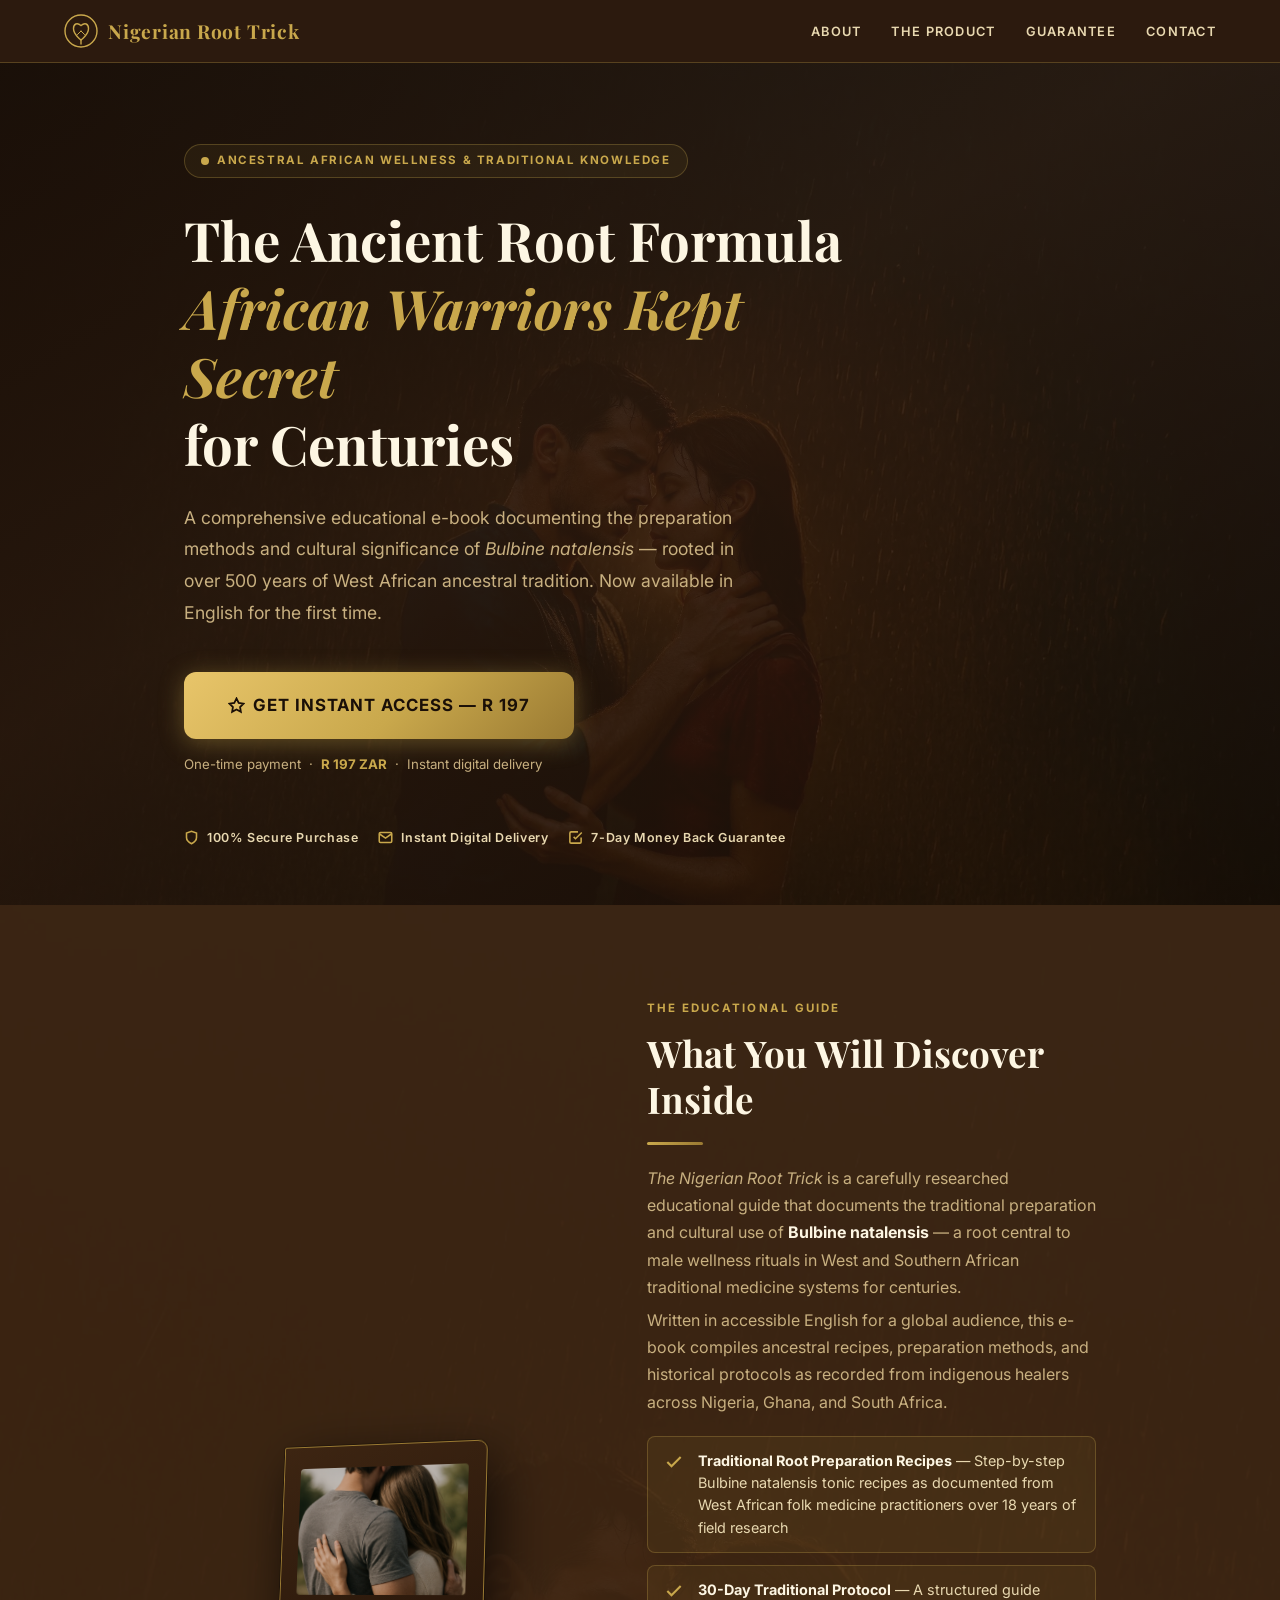
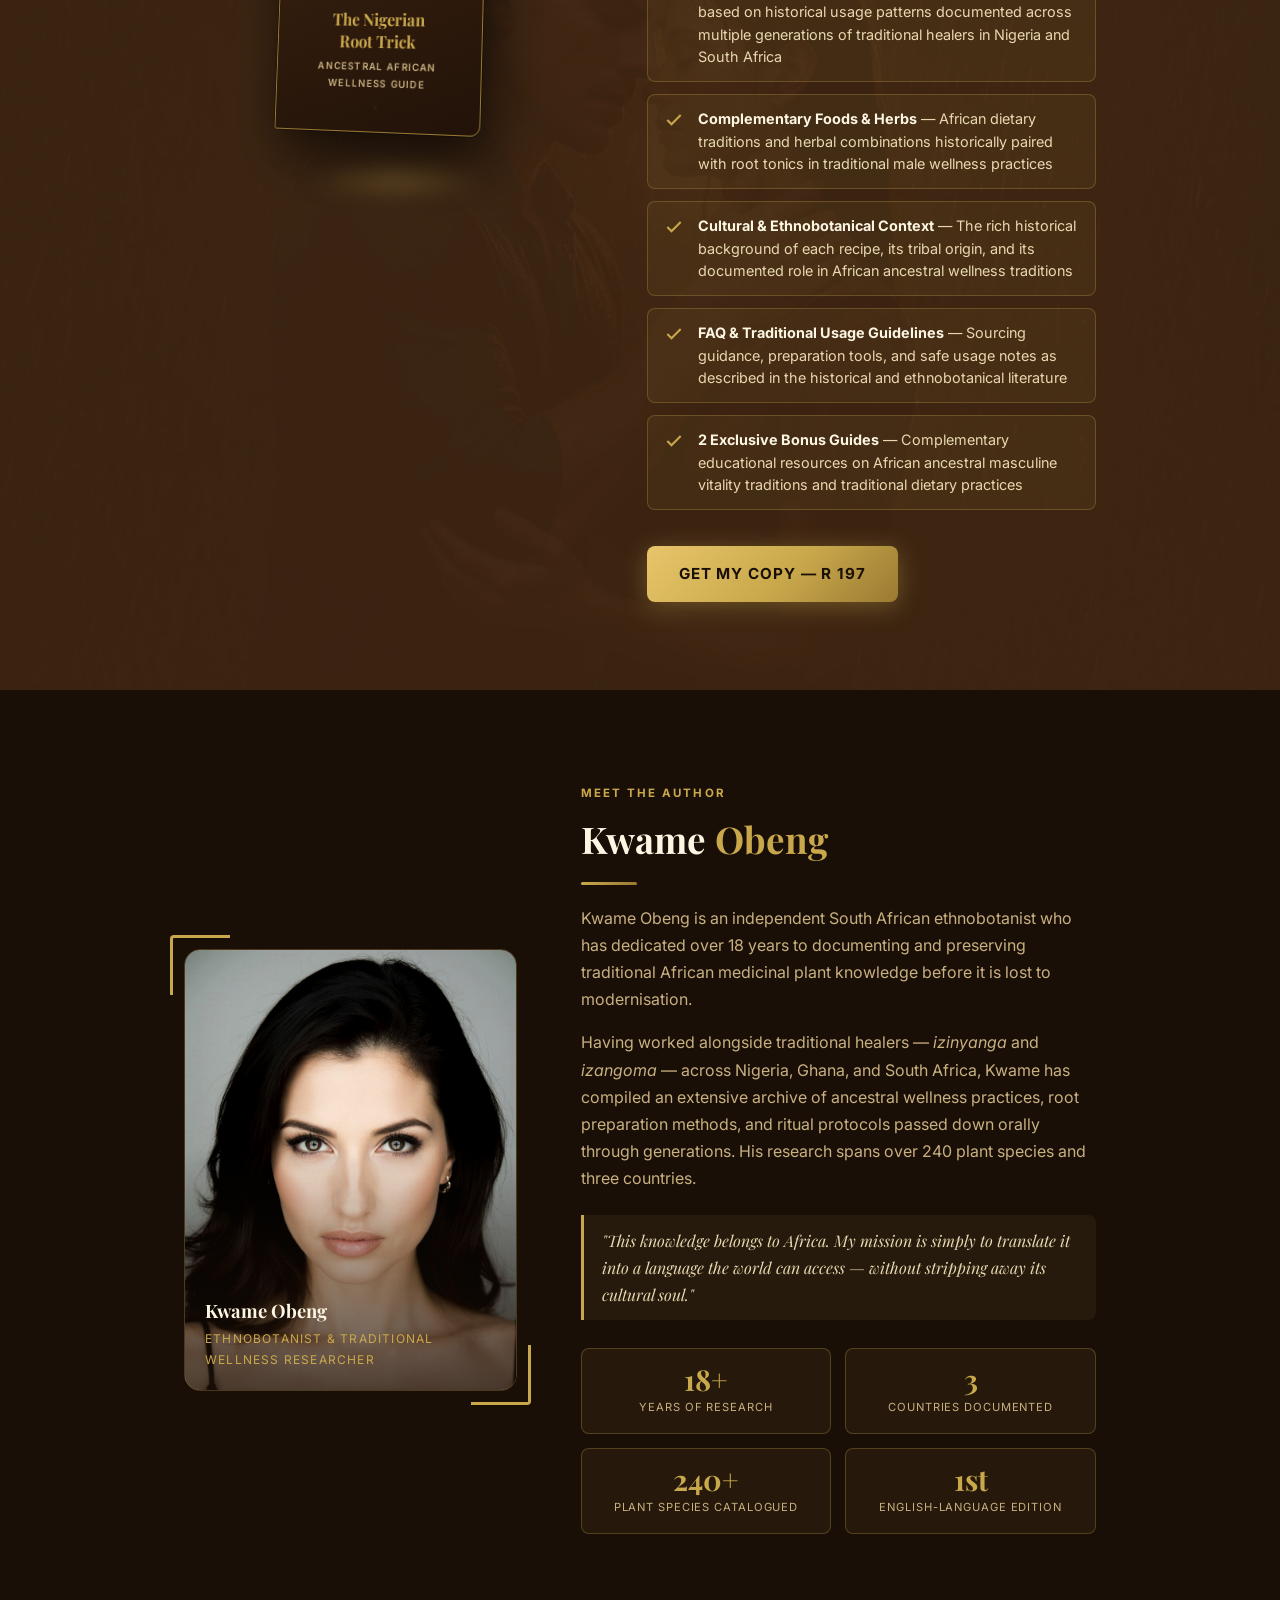
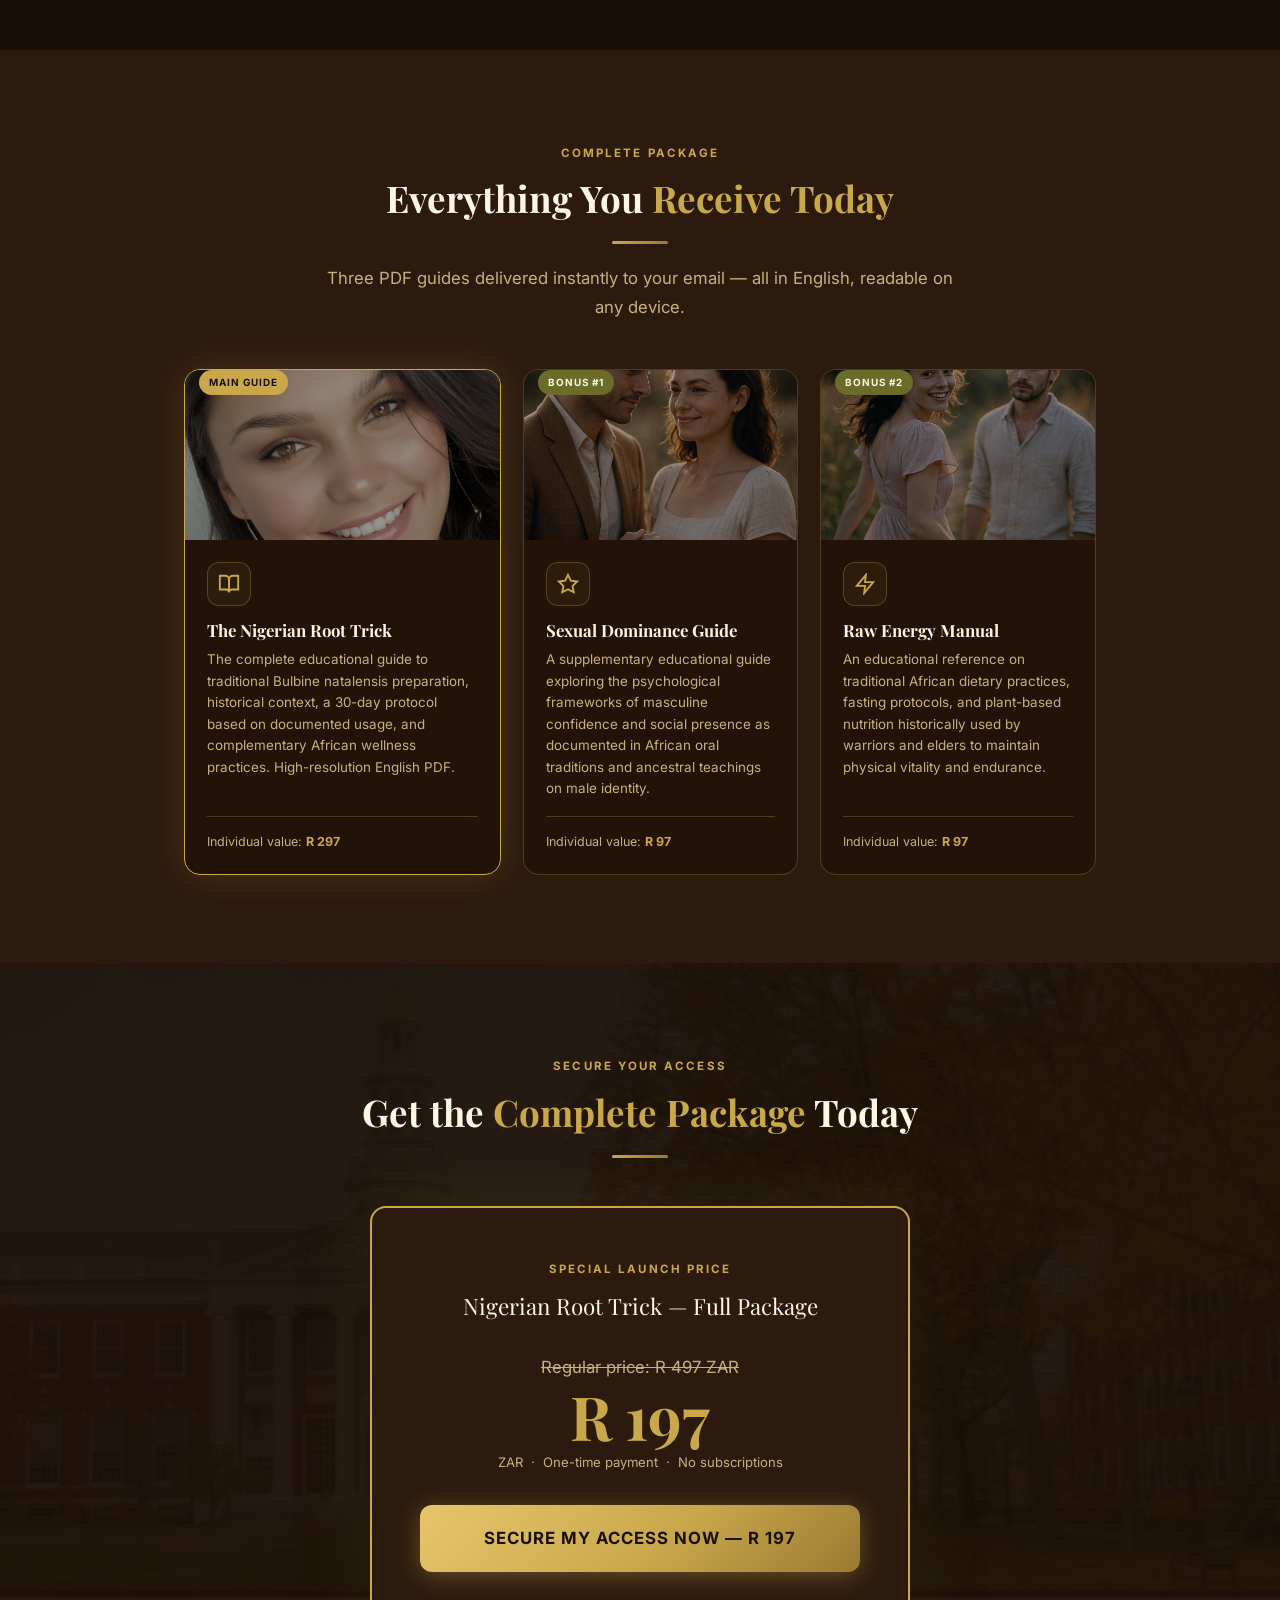
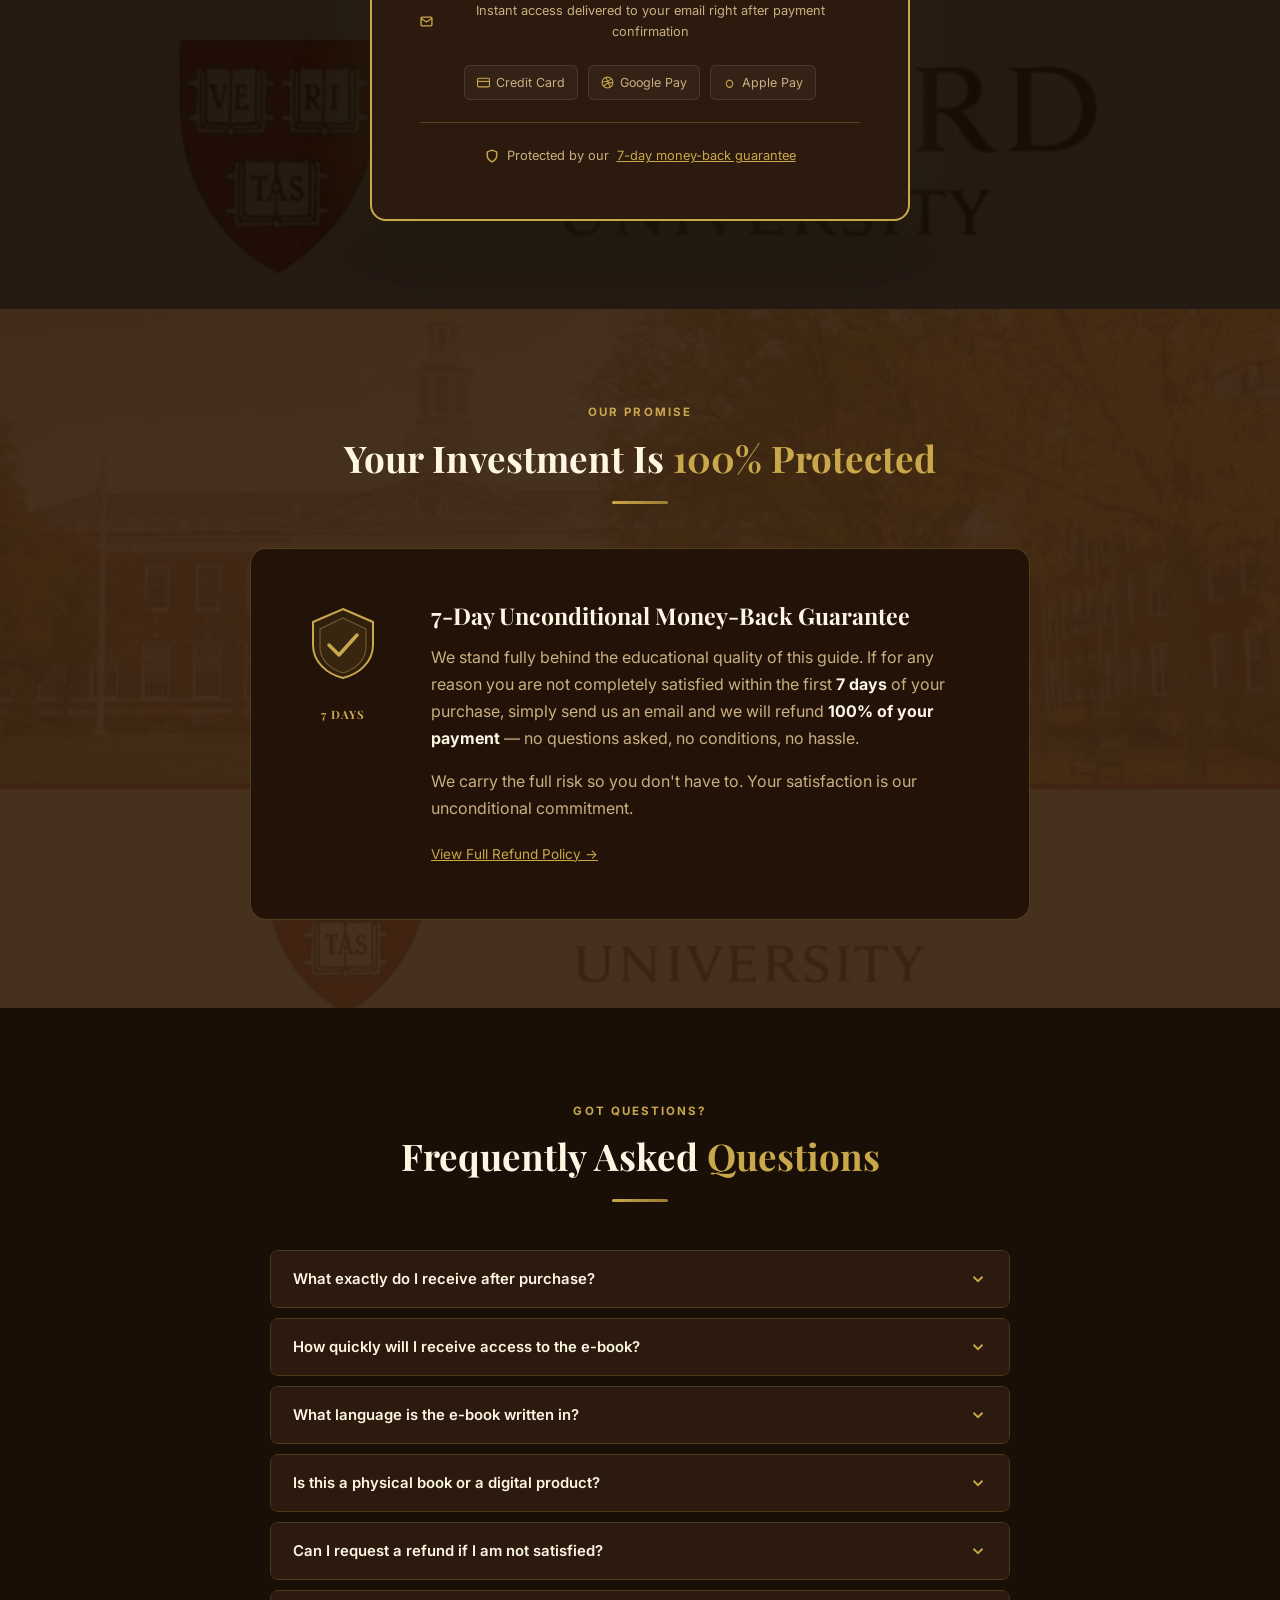
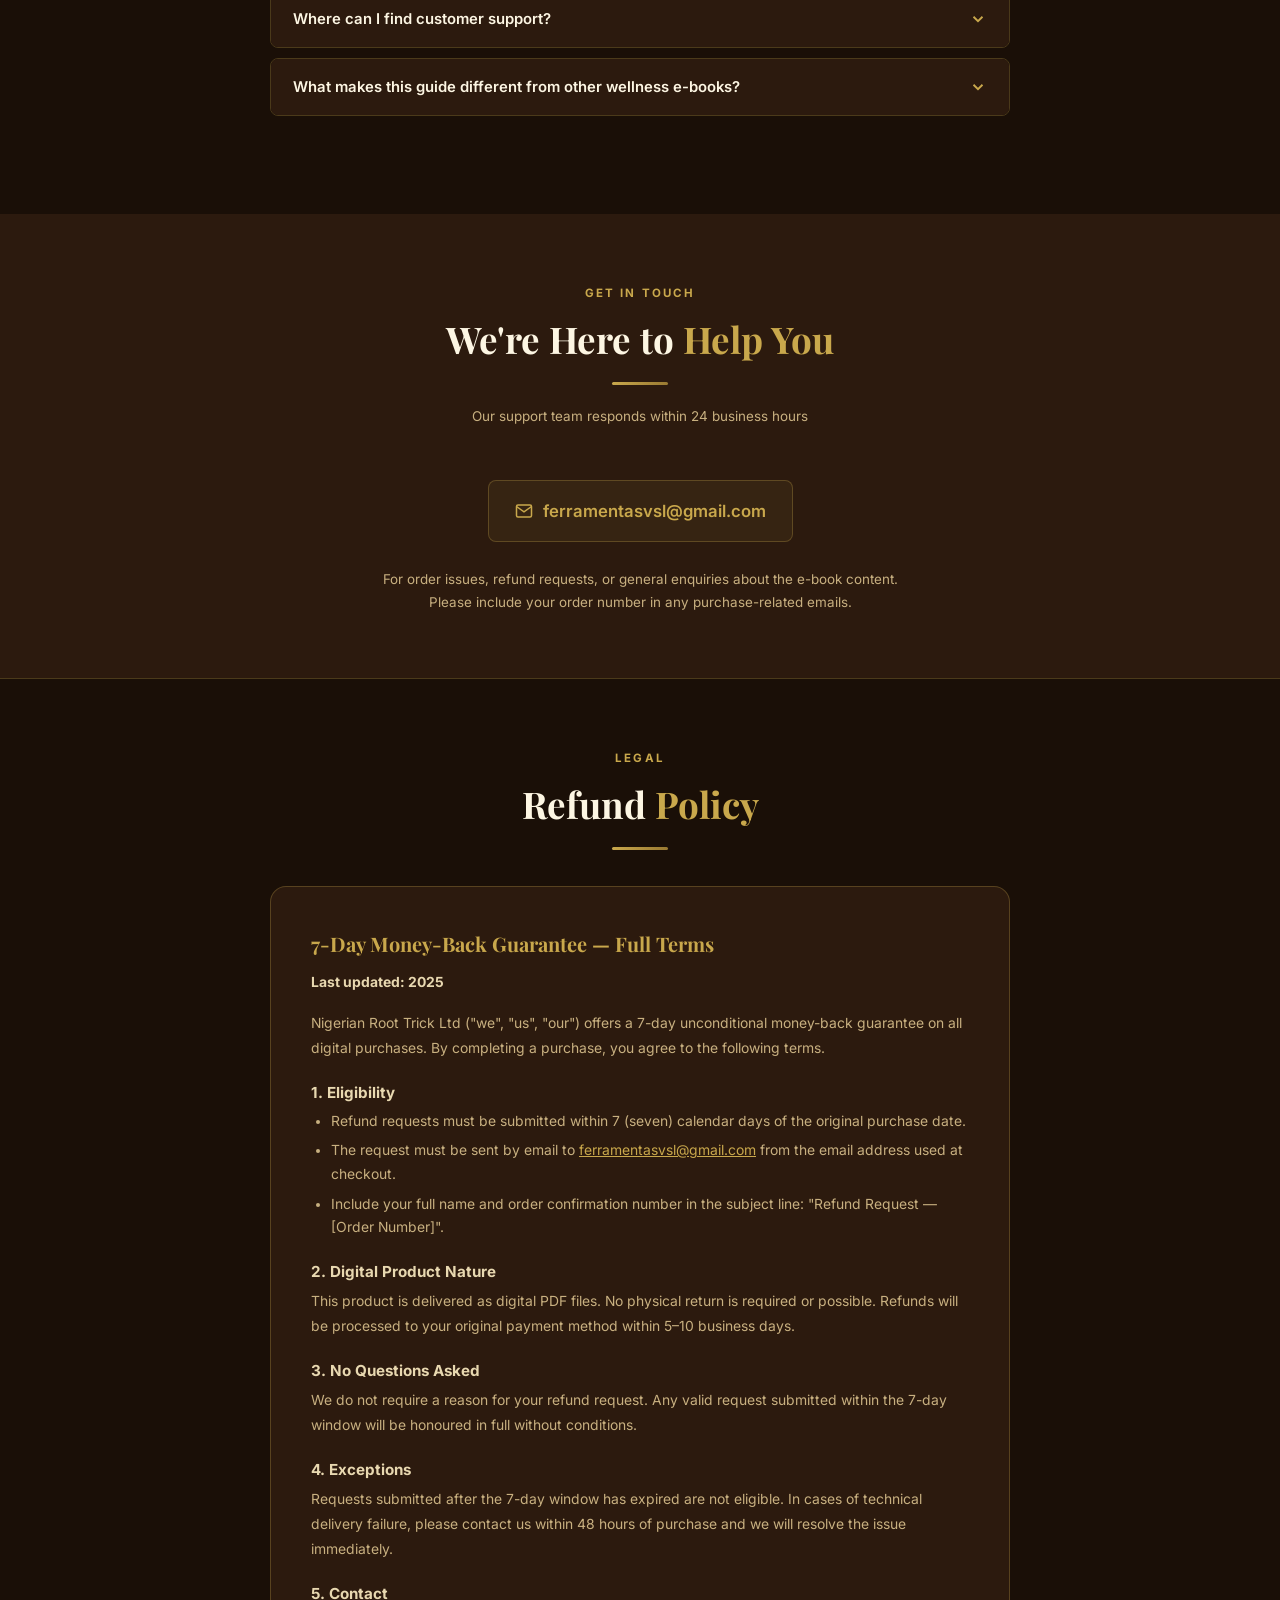
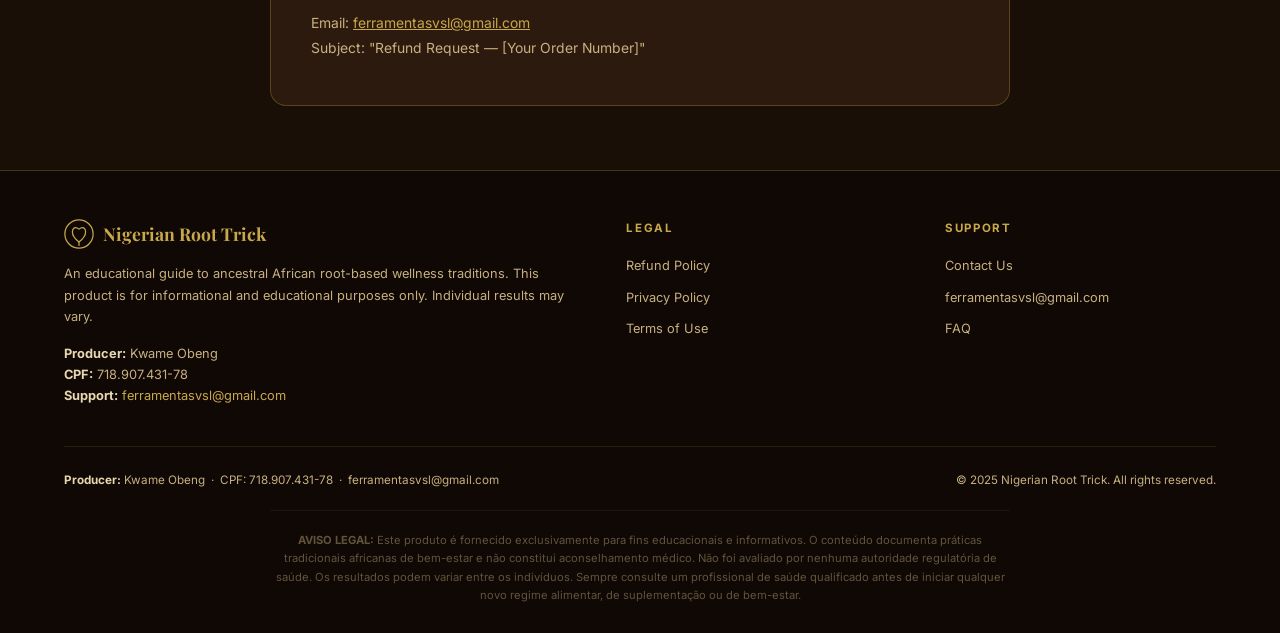
<file: index.html>
<!DOCTYPE html>
<html lang="en">
<head>
  <script
    src="https://cdn.utmify.com.br/scripts/utms/latest.js"
    data-utmify-prevent-xcod-sck
    data-utmify-prevent-subids
    async
    defer
  ></script>
  <meta charset="UTF-8">
  <meta name="viewport" content="width=device-width, initial-scale=1.0, maximum-scale=1.0, user-scalable=no">
  <meta http-equiv="X-UA-Compatible" content="IE=edge">
  <title>Nigerian Root Trick — The Ancestral African Wellness E-Book</title>
  <meta name="description" content="An educational digital guide documenting traditional West African root-based wellness practices rooted in centuries of ancestral knowledge. By Kwame Obeng.">
  <meta name="robots" content="all">
  <link rel="icon" href="images/default.ico">
  <link rel="apple-touch-icon" href="images/default.ico">
  <link rel="preconnect" href="https://fonts.googleapis.com">
  <link rel="preconnect" href="https://fonts.gstatic.com" crossorigin>
  <link href="https://fonts.googleapis.com/css2?family=Playfair+Display:ital,wght@0,400;0,600;0,700;1,400&family=Inter:wght@300;400;500;600;700&display=swap" rel="stylesheet">

  <style>
    /* =====================================================
       CSS VARIABLES
    ===================================================== */
    :root {
      --dark-deep:   #1a0f07;
      --dark-main:   #2C1A0E;
      --dark-mid:    #3d2512;
      --dark-light:  #5a3520;
      --dark-card:   #221208;
      --gold:        #C9A84C;
      --gold-light:  #e8c56a;
      --gold-dim:    #9a7a32;
      --gold-bg:     rgba(201,168,76,0.07);
      --cream:       #FDF6E3;
      --cream-dim:   #e8d8b0;
      --olive:       #6B6B2A;
      --olive-light: #8a8a3a;
      --text-muted:  #c8b080;
      --border-gold: rgba(201,168,76,0.28);
      --shadow-gold: rgba(201,168,76,0.18);
      --transition:  0.3s ease;
      --radius:      8px;
      --radius-lg:   16px;
    }

    /* =====================================================
       RESET & BASE
    ===================================================== */
    *, *::before, *::after { box-sizing: border-box; margin: 0; padding: 0; }
    html { font-size: 16px; scroll-behavior: smooth; -webkit-text-size-adjust: 100%; }
    body {
      font-family: 'Inter', 'Segoe UI', Arial, sans-serif;
      font-weight: 400;
      color: var(--cream);
      background: var(--dark-deep);
      line-height: 1.7;
      overflow-x: hidden;
    }
    a { color: inherit; text-decoration: none; }
    img { max-width: 100%; height: auto; display: block; }
    ul { list-style: none; }
    button { cursor: pointer; border: none; background: none; font-family: inherit; }
    p { margin-bottom: 1rem; }
    p:last-child { margin-bottom: 0; }

    /* =====================================================
       TYPOGRAPHY
    ===================================================== */
    h1, h2, h3, h4 {
      font-family: 'Playfair Display', Georgia, serif;
      line-height: 1.25;
      font-weight: 700;
    }
    h1 { font-size: clamp(2rem, 5vw, 3.4rem); }
    h2 { font-size: clamp(1.6rem, 3.5vw, 2.3rem); }
    h3 { font-size: clamp(1.15rem, 2.5vw, 1.5rem); }

    /* =====================================================
       LAYOUT
    ===================================================== */
    .container       { max-width: 960px;  margin: 0 auto; padding: 0 24px; }
    .container--wide { max-width: 1200px; margin: 0 auto; padding: 0 24px; }
    .section    { padding: 88px 0; }
    .section--sm { padding: 64px 0; }
    .text-center { text-align: center; }

    /* =====================================================
       SHARED COMPONENTS
    ===================================================== */
    .section-label {
      display: inline-block;
      font-size: 0.72rem;
      font-weight: 700;
      letter-spacing: 0.18em;
      text-transform: uppercase;
      color: var(--gold);
      margin-bottom: 12px;
    }
    .section-title { color: var(--cream); margin-bottom: 16px; }
    .section-title span { color: var(--gold); }
    .section-subtitle {
      color: var(--text-muted);
      font-size: 1.05rem;
      max-width: 640px;
      margin: 0 auto 40px;
    }
    .divider {
      width: 56px; height: 3px;
      background: linear-gradient(90deg, var(--gold), var(--gold-dim));
      border-radius: 2px;
      margin: 20px auto;
    }
    .divider--left { margin: 20px 0; }

    /* Buttons */
    .btn {
      display: inline-flex; align-items: center; justify-content: center;
      padding: 15px 32px; border-radius: var(--radius);
      font-family: 'Inter', sans-serif; font-weight: 700;
      font-size: 0.95rem; letter-spacing: 0.06em; text-transform: uppercase;
      transition: all var(--transition); text-decoration: none;
      gap: 8px; cursor: pointer;
    }
    .btn--gold {
      background: linear-gradient(135deg, #e8c56a 0%, #C9A84C 55%, #9a7a32 100%);
      color: var(--dark-deep);
      box-shadow: 0 4px 24px rgba(201,168,76,0.38);
    }
    .btn--gold:hover {
      transform: translateY(-3px);
      box-shadow: 0 10px 36px rgba(201,168,76,0.5);
      filter: brightness(1.06);
    }
    .btn--gold:active { transform: translateY(0); }
    .btn--lg { padding: 19px 44px; font-size: 1.05rem; border-radius: 12px; }
    .btn--full { width: 100%; }

    @keyframes pulse-gold {
      0%   { box-shadow: 0 4px 24px rgba(201,168,76,0.38); }
      50%  { box-shadow: 0 4px 38px rgba(201,168,76,0.65); }
      100% { box-shadow: 0 4px 24px rgba(201,168,76,0.38); }
    }
    .btn--pulse { animation: pulse-gold 2.4s ease-in-out infinite; }

    /* =====================================================
       HEADER / NAVBAR
    ===================================================== */
    #header {
      position: fixed; top: 0; left: 0; right: 0; z-index: 1000;
      background: var(--dark-main);
      border-bottom: 1px solid var(--border-gold);
      transition: background 0.4s ease, box-shadow 0.4s ease;
    }
    #header.scrolled {
      background: rgba(44,26,14,0.97);
      backdrop-filter: blur(14px);
      -webkit-backdrop-filter: blur(14px);
      box-shadow: 0 4px 28px rgba(0,0,0,0.45);
    }
    .nav {
      display: flex; align-items: center; justify-content: space-between;
      padding: 14px 24px; max-width: 1200px; margin: 0 auto;
    }
    .nav__logo {
      font-family: 'Playfair Display', serif; font-size: 1.2rem; font-weight: 700;
      color: var(--gold); letter-spacing: 0.04em;
      display: flex; align-items: center; gap: 10px; flex-shrink: 0;
    }
    .nav__links { display: flex; align-items: center; gap: 30px; }
    .nav__links a {
      font-size: 0.8rem; font-weight: 600; color: var(--cream-dim);
      letter-spacing: 0.1em; text-transform: uppercase;
      transition: color var(--transition); position: relative; padding-bottom: 2px;
    }
    .nav__links a::after {
      content: ''; position: absolute; bottom: -2px; left: 0; right: 0;
      height: 2px; background: var(--gold);
      transform: scaleX(0); transform-origin: left; transition: transform var(--transition);
    }
    .nav__links a:hover { color: var(--gold); }
    .nav__links a:hover::after { transform: scaleX(1); }

    .hamburger {
      display: none; flex-direction: column; gap: 5px;
      padding: 4px; cursor: pointer;
    }
    .hamburger span {
      display: block; width: 24px; height: 2px;
      background: var(--gold); transition: all var(--transition); border-radius: 2px;
    }
    .hamburger.open span:nth-child(1) { transform: translateY(7px) rotate(45deg); }
    .hamburger.open span:nth-child(2) { opacity: 0; transform: scaleX(0); }
    .hamburger.open span:nth-child(3) { transform: translateY(-7px) rotate(-45deg); }

    .mobile-nav {
      display: none; background: var(--dark-main);
      border-top: 1px solid var(--border-gold);
      padding: 20px 24px; flex-direction: column; gap: 4px;
    }
    .mobile-nav.open { display: flex; }
    .mobile-nav a {
      font-size: 0.88rem; font-weight: 500; color: var(--cream-dim);
      letter-spacing: 0.08em; text-transform: uppercase;
      padding: 12px 0; border-bottom: 1px solid var(--border-gold);
      transition: color var(--transition);
    }
    .mobile-nav a:last-child { border-bottom: none; padding-top: 16px; }
    .mobile-nav a:hover { color: var(--gold); }

    /* =====================================================
       HERO SECTION
    ===================================================== */
    #hero {
      position: relative; min-height: 100vh;
      display: flex; align-items: center;
      padding-top: 72px; overflow: hidden;
    }
    .hero__bg {
      position: absolute; inset: 0;
      background-image: url('images/3205935_1_1753567919688552afa911d.webp');
      background-size: cover; background-position: center 30%; z-index: 0;
    }
    .hero__overlay {
      position: absolute; inset: 0;
      background: linear-gradient(150deg,rgba(26,15,7,0.94) 0%,rgba(44,26,14,0.87) 45%,rgba(26,15,7,0.80) 100%);
      z-index: 1;
    }
    .hero__content { position: relative; z-index: 2; width: 100%; padding: 72px 0 56px; }
    .hero__badge {
      display: inline-flex; align-items: center; gap: 8px;
      background: var(--gold-bg); border: 1px solid var(--border-gold);
      border-radius: 100px; padding: 6px 16px;
      font-size: 0.72rem; font-weight: 700; letter-spacing: 0.14em;
      text-transform: uppercase; color: var(--gold); margin-bottom: 28px;
    }
    .hero__headline { color: var(--cream); margin-bottom: 24px; max-width: 680px; }
    .hero__headline span { color: var(--gold); font-style: italic; }
    .hero__subheadline {
      font-size: 1.1rem; color: var(--text-muted);
      max-width: 560px; margin-bottom: 44px; line-height: 1.8;
    }
    .hero__cta-group {
      display: flex; flex-direction: column; align-items: flex-start;
      gap: 14px; margin-bottom: 52px;
    }
    .hero__price-note { font-size: 0.83rem; color: var(--text-muted); }
    .hero__price-note strong { color: var(--gold); }

    .trust-badges { display: flex; flex-wrap: wrap; gap: 20px; }
    .trust-badge {
      display: flex; align-items: center; gap: 8px;
      font-size: 0.78rem; font-weight: 600;
      color: var(--cream-dim); letter-spacing: 0.05em;
    }
    .trust-badge svg { flex-shrink: 0; color: var(--gold); }

    /* =====================================================
       ABOUT THE PRODUCT
    ===================================================== */
    #the-product { background: var(--dark-mid); position: relative; overflow: hidden; }
    #the-product::before {
      content: ''; position: absolute; inset: 0;
      background-image: url('images/482785-8737ca6a05e37dbfcd57758e993ad2c0.webp');
      background-size: cover; background-position: center;
      opacity: 0.055; z-index: 0;
    }
    .product-grid {
      display: grid; grid-template-columns: 1fr 1.15fr;
      gap: 72px; align-items: center; position: relative; z-index: 1;
    }
    .product__mockup {
      display: flex; justify-content: center; align-items: center; padding: 20px 0 40px;
    }
    .book-scene { perspective: 1400px; width: 220px; height: 290px; }
    .book-3d {
      width: 220px; height: 290px;
      transform-style: preserve-3d;
      transform: rotateY(-22deg) rotateX(5deg);
      transition: transform 0.5s ease; position: relative;
    }
    .book-3d:hover { transform: rotateY(-10deg) rotateX(3deg); }
    .book-face {
      position: absolute; top: 0; left: 0; width: 220px; height: 290px;
      border-radius: 2px 10px 10px 2px; overflow: hidden;
      background: linear-gradient(160deg, var(--dark-mid) 0%, var(--dark-card) 100%);
      border: 1px solid var(--gold-dim);
      box-shadow: 10px 20px 56px rgba(0,0,0,0.72), 0 0 0 1px rgba(0,0,0,0.3);
      display: flex; flex-direction: column; align-items: center;
      justify-content: center; padding: 22px 18px; text-align: center;
    }
    .book-spine {
      position: absolute; top: 0; left: -26px; width: 26px; height: 290px;
      background: linear-gradient(to right, #120800, var(--dark-mid));
      border-radius: 2px 0 0 2px;
      transform: rotateY(-90deg); transform-origin: right center;
      border: 1px solid var(--dark-light);
      box-shadow: inset -4px 0 12px rgba(0,0,0,0.5);
    }
    .book-cover-img {
      width: 100%; height: 130px; object-fit: cover;
      border-radius: 4px; margin-bottom: 14px;
      filter: brightness(0.85) saturate(0.9);
    }
    .book-cover-title {
      font-family: 'Playfair Display', serif; font-size: 1.05rem; font-weight: 700;
      color: var(--gold); line-height: 1.3; margin-bottom: 5px;
    }
    .book-cover-sub {
      font-size: 0.62rem; font-weight: 600; letter-spacing: 0.12em;
      text-transform: uppercase; color: var(--text-muted); margin-bottom: 14px;
    }
    .book-emblem { color: var(--gold-dim); opacity: 0.8; }
    .book-glow {
      position: absolute; bottom: -24px; left: 50%; transform: translateX(-40%);
      width: 180px; height: 28px;
      background: radial-gradient(ellipse, rgba(201,168,76,0.35) 0%, transparent 72%);
      filter: blur(10px); pointer-events: none;
    }

    .product-bullets { display: flex; flex-direction: column; gap: 12px; margin: 20px 0 28px; }
    .bullet-item {
      display: flex; align-items: flex-start; gap: 14px;
      padding: 13px 16px; background: var(--gold-bg);
      border: 1px solid var(--border-gold); border-radius: var(--radius);
      transition: background var(--transition), border-color var(--transition);
    }
    .bullet-item:hover {
      background: rgba(201,168,76,0.12);
      border-color: rgba(201,168,76,0.5);
    }
    .bullet-icon { flex-shrink: 0; width: 20px; height: 20px; color: var(--gold); margin-top: 2px; }
    .bullet-item p { margin: 0; font-size: 0.9rem; color: var(--cream-dim); line-height: 1.55; }
    .bullet-item strong { color: var(--cream); }

    /* =====================================================
       ABOUT THE AUTHOR
    ===================================================== */
    #about { background: var(--dark-deep); }
    .author-grid {
      display: grid; grid-template-columns: 1fr 1.55fr;
      gap: 64px; align-items: center;
    }
    .author__image-wrap { position: relative; }
    .author__accent {
      position: absolute; width: 60px; height: 60px;
      border-color: var(--gold); border-style: solid; z-index: 2; pointer-events: none;
    }
    .author__accent--tl { top: -14px; left: -14px; border-width: 3px 0 0 3px; border-radius: 4px 0 0 0; }
    .author__accent--br { bottom: -14px; right: -14px; border-width: 0 3px 3px 0; border-radius: 0 0 4px 0; }
    .author__frame {
      position: relative; border-radius: var(--radius-lg);
      overflow: hidden; border: 1px solid var(--border-gold);
    }
    .author__frame img {
      width: 100%; height: 440px; object-fit: cover; object-position: top;
      display: block; filter: grayscale(15%) contrast(1.05);
    }
    .author__frame-overlay {
      position: absolute; inset: 0;
      background: linear-gradient(to top, rgba(26,15,7,0.75) 0%, transparent 55%);
    }
    .author__caption { position: absolute; bottom: 20px; left: 20px; right: 20px; }
    .author__caption-name { font-family: 'Playfair Display', serif; font-size: 1.15rem; font-weight: 700; color: var(--cream); }
    .author__caption-role { font-size: 0.75rem; color: var(--gold); letter-spacing: 0.1em; text-transform: uppercase; margin-top: 3px; }
    .author__stats { display: grid; grid-template-columns: 1fr 1fr; gap: 14px; margin: 28px 0; }
    .author__stat {
      padding: 16px 14px; background: var(--gold-bg);
      border: 1px solid var(--border-gold); border-radius: var(--radius); text-align: center;
    }
    .author__stat-number { font-family: 'Playfair Display', serif; font-size: 1.8rem; font-weight: 700; color: var(--gold); line-height: 1; }
    .author__stat-label { font-size: 0.7rem; color: var(--text-muted); text-transform: uppercase; letter-spacing: 0.08em; margin-top: 4px; }
    .author__quote {
      border-left: 3px solid var(--gold); padding: 12px 18px; margin: 22px 0;
      background: var(--gold-bg); border-radius: 0 var(--radius) var(--radius) 0;
    }
    .author__quote p { font-family: 'Playfair Display', serif; font-style: italic; font-size: 1rem; color: var(--cream-dim); margin: 0; }

    /* =====================================================
       WHAT'S INCLUDED
    ===================================================== */
    #included { background: var(--dark-main); }
    .included-grid { display: grid; grid-template-columns: 1.15fr 1fr 1fr; gap: 22px; margin-top: 48px; }
    .inc-card {
      background: var(--dark-card); border: 1px solid var(--border-gold);
      border-radius: var(--radius-lg); overflow: hidden;
      transition: transform var(--transition), box-shadow var(--transition), border-color var(--transition);
      display: flex; flex-direction: column;
    }
    .inc-card:hover {
      transform: translateY(-7px);
      box-shadow: 0 22px 52px rgba(0,0,0,0.55), 0 0 0 1px var(--gold-dim);
      border-color: var(--gold-dim);
    }
    .inc-card--main { border-color: var(--gold); box-shadow: 0 0 36px var(--shadow-gold); }
    .inc-card--main:hover { border-color: var(--gold-light); }
    .inc-card__img { width: 100%; height: 170px; object-fit: cover; display: block; filter: brightness(0.65) saturate(0.75); }
    .inc-card__badge-wrap { position: relative; }
    .inc-card__badge {
      position: absolute; top: -170px; left: 14px;
      font-size: 0.62rem; font-weight: 700; letter-spacing: 0.1em;
      text-transform: uppercase; padding: 4px 10px; border-radius: 100px;
    }
    .badge--main  { background: var(--gold); color: var(--dark-deep); }
    .badge--bonus { background: var(--olive); color: var(--cream); }
    .inc-card__body { padding: 22px; flex: 1; display: flex; flex-direction: column; }
    .inc-card__icon {
      width: 44px; height: 44px; background: var(--gold-bg);
      border: 1px solid var(--border-gold); border-radius: 12px;
      display: flex; align-items: center; justify-content: center;
      color: var(--gold); margin-bottom: 14px;
    }
    .inc-card__title { font-family: 'Playfair Display', serif; font-size: 1.05rem; color: var(--cream); margin-bottom: 8px; }
    .inc-card__desc { font-size: 0.84rem; color: var(--text-muted); line-height: 1.6; margin: 0; flex: 1; }
    .inc-card__value {
      margin-top: 16px; padding-top: 14px; border-top: 1px solid var(--border-gold);
      font-size: 0.78rem; color: var(--text-muted);
    }
    .inc-card__value span { color: var(--gold); font-weight: 700; }

    /* =====================================================
       PRICING SECTION
    ===================================================== */
    #pricing { background: var(--dark-deep); position: relative; overflow: hidden; }
    #pricing::before {
      content: ''; position: absolute; inset: 0;
      background-image: url('images/482785-5b123ecfe4c6cd058db7fa0977f2550e.webp');
      background-size: cover; background-position: center; opacity: 0.05;
    }
    .pricing-box {
      position: relative; background: var(--dark-main);
      border: 2px solid var(--gold); border-radius: var(--radius-lg);
      padding: 52px 48px; max-width: 540px; margin: 0 auto; text-align: center;
      box-shadow: 0 0 72px rgba(201,168,76,0.14), 0 24px 64px rgba(0,0,0,0.5);
    }
    .pricing-box__label { font-size: 0.72rem; font-weight: 700; letter-spacing: 0.18em; text-transform: uppercase; color: var(--gold); margin-bottom: 8px; }
    .pricing-box__title { font-family: 'Playfair Display', serif; font-size: 1.4rem; color: var(--cream); margin-bottom: 28px; }
    .pricing-old { font-size: 1.05rem; color: var(--text-muted); text-decoration: line-through; margin-bottom: 4px; }
    .pricing-price { font-family: 'Playfair Display', serif; font-size: 3.8rem; font-weight: 700; color: var(--gold); line-height: 1; margin-bottom: 4px; }
    .pricing-currency-note { font-size: 0.82rem; color: var(--text-muted); margin-bottom: 32px; }
    .pricing-methods { display: flex; align-items: center; justify-content: center; gap: 10px; flex-wrap: wrap; margin: 22px 0; }
    .pay-method {
      display: flex; align-items: center; gap: 6px; font-size: 0.78rem; color: var(--text-muted);
      background: rgba(255,255,255,0.04); border: 1px solid rgba(255,255,255,0.1);
      border-radius: 6px; padding: 6px 12px;
    }
    .pay-method svg { color: var(--gold); }
    .pricing-delivery { font-size: 0.8rem; color: var(--text-muted); margin-top: 14px; display: flex; align-items: center; justify-content: center; gap: 7px; }
    .pricing-delivery svg { color: var(--gold); flex-shrink: 0; }
    .pricing-guarantee-note { margin-top: 22px; padding-top: 22px; border-top: 1px solid var(--border-gold); font-size: 0.8rem; color: var(--text-muted); display: flex; align-items: center; justify-content: center; gap: 8px; }
    .pricing-guarantee-note svg { color: var(--gold); flex-shrink: 0; }
    .pricing-guarantee-note a { color: var(--gold); text-decoration: underline; }

    /* =====================================================
       GUARANTEE SECTION
    ===================================================== */
    #guarantee { background: var(--dark-mid); position: relative; overflow: hidden; }
    #guarantee::before {
      content: ''; position: absolute; inset: 0;
      background-image: url('images/3205935_1_1753567919688552afa9c08140131402.webp');
      background-size: cover; background-position: center; opacity: 0.05;
    }
    .guarantee-box {
      position: relative; display: flex; align-items: flex-start; gap: 44px;
      background: var(--dark-card); border: 1px solid var(--border-gold);
      border-radius: var(--radius-lg); padding: 52px 48px;
      max-width: 780px; margin: 0 auto;
    }
    .guarantee-icon { flex-shrink: 0; }
    .guarantee-content h3 { font-size: 1.45rem; color: var(--cream); margin-bottom: 14px; }
    .guarantee-content p { color: var(--text-muted); }
    .guarantee-link { font-size: 0.85rem; color: var(--gold); text-decoration: underline; transition: opacity var(--transition); margin-top: 4px; display: inline-block; }
    .guarantee-link:hover { opacity: 0.72; }

    /* =====================================================
       FAQ SECTION
    ===================================================== */
    #faq { background: var(--dark-deep); }
    .faq-list { max-width: 740px; margin: 48px auto 0; }
    .faq-item { border: 1px solid var(--border-gold); border-radius: var(--radius); margin-bottom: 10px; overflow: hidden; transition: border-color var(--transition); }
    .faq-item.open { border-color: var(--gold); }
    .faq-question {
      width: 100%; display: flex; align-items: center; justify-content: space-between;
      padding: 19px 22px; background: var(--dark-main); text-align: left;
      font-size: 0.93rem; font-weight: 600; color: var(--cream); gap: 14px; cursor: pointer;
      transition: color var(--transition), background var(--transition);
    }
    .faq-item.open .faq-question { color: var(--gold); background: rgba(44,26,14,0.9); }
    .faq-chevron { flex-shrink: 0; width: 18px; height: 18px; color: var(--gold); transition: transform var(--transition); }
    .faq-item.open .faq-chevron { transform: rotate(180deg); }
    .faq-answer { max-height: 0; overflow: hidden; transition: max-height 0.38s ease; background: var(--dark-card); }
    .faq-item.open .faq-answer { max-height: 500px; }
    .faq-answer__inner { padding: 18px 22px; font-size: 0.88rem; color: var(--text-muted); line-height: 1.75; }
    .faq-answer__inner a { color: var(--gold); text-decoration: underline; }

    /* =====================================================
       CONTACT SECTION
    ===================================================== */
    #contact { background: var(--dark-main); }
    .contact-inner { text-align: center; max-width: 560px; margin: 0 auto; }
    .contact-email {
      display: inline-flex; align-items: center; gap: 10px;
      font-size: 1.05rem; color: var(--gold); font-weight: 600;
      margin: 24px 0 12px; padding: 16px 26px;
      border: 1px solid var(--border-gold); border-radius: var(--radius);
      background: var(--gold-bg);
      transition: background var(--transition), border-color var(--transition);
    }
    .contact-email:hover { background: rgba(201,168,76,0.13); border-color: rgba(201,168,76,0.5); }
    .contact-note { font-size: 0.84rem; color: var(--text-muted); margin-bottom: 28px; }

    /* =====================================================
       REFUND POLICY
    ===================================================== */
    #refund-policy { background: var(--dark-deep); border-top: 1px solid var(--border-gold); }
    .policy-box { max-width: 740px; margin: 0 auto; background: var(--dark-main); border: 1px solid var(--border-gold); border-radius: var(--radius-lg); padding: 44px 40px; }
    .policy-box h3 { color: var(--gold); margin-bottom: 14px; font-size: 1.25rem; }
    .policy-box h4 { color: var(--cream-dim); font-size: 0.95rem; font-family: 'Inter', sans-serif; font-weight: 700; margin: 22px 0 8px; }
    .policy-box p { font-size: 0.87rem; color: var(--text-muted); line-height: 1.8; }
    .policy-box ul { list-style: disc; padding-left: 20px; margin: 8px 0 12px; }
    .policy-box ul li { font-size: 0.87rem; color: var(--text-muted); margin-bottom: 6px; line-height: 1.7; }
    .policy-box a { color: var(--gold); text-decoration: underline; }

    /* =====================================================
       FOOTER
    ===================================================== */
    #footer { background: #0f0804; border-top: 1px solid var(--border-gold); padding: 48px 0 28px; }
    .footer-grid { display: grid; grid-template-columns: 1.9fr 1fr 1fr; gap: 48px; margin-bottom: 40px; }
    .footer-brand p { font-size: 0.8rem; color: var(--text-muted); margin-top: 14px; line-height: 1.65; }
    .footer-logo { font-family: 'Playfair Display', serif; font-size: 1.1rem; font-weight: 700; color: var(--gold); display: flex; align-items: center; gap: 9px; }
    .footer-col-title { font-size: 0.72rem; font-weight: 700; letter-spacing: 0.14em; text-transform: uppercase; color: var(--gold); margin-bottom: 16px; }
    .footer-links { display: flex; flex-direction: column; gap: 10px; }
    .footer-links a { font-size: 0.8rem; color: var(--text-muted); transition: color var(--transition); }
    .footer-links a:hover { color: var(--gold); }
    .footer-bottom { border-top: 1px solid rgba(201,168,76,0.13); padding-top: 24px; display: flex; align-items: center; justify-content: space-between; flex-wrap: wrap; gap: 12px; }
    .footer-legal { font-size: 0.73rem; color: var(--text-muted); line-height: 1.6; }
    .footer-legal strong { color: var(--cream-dim); }
    .footer-disclaimer { font-size: 0.7rem; color: rgba(200,176,128,0.45); text-align: center; max-width: 740px; margin: 20px auto 0; line-height: 1.65; border-top: 1px solid rgba(201,168,76,0.08); padding-top: 20px; }

    /* =====================================================
       ANIMATIONS
    ===================================================== */
    .fade-in { opacity: 0; transform: translateY(30px); transition: opacity 0.7s ease, transform 0.7s ease; }
    .fade-in.visible { opacity: 1; transform: translateY(0); }
    .fade-in.d1 { transition-delay: 0.1s; }
    .fade-in.d2 { transition-delay: 0.2s; }
    .fade-in.d3 { transition-delay: 0.3s; }
    .fade-in.d4 { transition-delay: 0.4s; }
    .fade-in.d5 { transition-delay: 0.5s; }

    #scrollTop {
      position: fixed; bottom: 28px; right: 28px; width: 44px; height: 44px;
      background: var(--dark-main); border: 1px solid var(--border-gold);
      border-radius: 50%; display: flex; align-items: center; justify-content: center;
      color: var(--gold); cursor: pointer;
      opacity: 0; transform: translateY(12px);
      transition: opacity 0.3s ease, transform 0.3s ease, background 0.2s ease;
      z-index: 900;
    }
    #scrollTop.visible { opacity: 1; transform: translateY(0); }
    #scrollTop:hover { background: var(--gold-bg); }

    /* =====================================================
       RESPONSIVE
    ===================================================== */
    @media (max-width: 900px) {
      .product-grid  { grid-template-columns: 1fr; gap: 44px; }
      .author-grid   { grid-template-columns: 1fr; gap: 40px; }
      .included-grid { grid-template-columns: 1fr; }
      .footer-grid   { grid-template-columns: 1fr 1fr; }
    }
    @media (max-width: 768px) {
      .nav__links        { display: none; }
      .hamburger         { display: flex; }
      .section           { padding: 64px 0; }
      .section--sm       { padding: 48px 0; }
      h1                 { font-size: 2rem; }
      h2                 { font-size: 1.5rem; }
      .guarantee-box     { flex-direction: column; align-items: center; text-align: center; padding: 36px 24px; gap: 28px; }
      .pricing-box       { padding: 36px 24px; }
      .hero__cta-group   { align-items: stretch; }
      .btn--lg           { padding: 16px 28px; font-size: 0.95rem; }
      .author__stats     { grid-template-columns: 1fr 1fr; }
      .author__frame img { height: 300px; }
      .trust-badges      { flex-direction: column; gap: 14px; }
      .book-scene        { margin: 0 auto; }
      .footer-grid       { grid-template-columns: 1fr; gap: 28px; }
      .footer-bottom     { flex-direction: column; text-align: center; }
      .policy-box        { padding: 28px 20px; }
      #scrollTop         { bottom: 18px; right: 18px; }
    }
    @media (max-width: 480px) {
      .container { padding: 0 16px; }
    }
  </style>
</head>
<body>

  <!-- ================================================================
       HEADER / NAVBAR
  ================================================================ -->
  <header id="header">
    <nav class="nav">
      <a href="#hero" class="nav__logo" aria-label="Nigerian Root Trick — Home">
        <svg width="34" height="34" viewBox="0 0 34 34" fill="none" xmlns="http://www.w3.org/2000/svg" aria-hidden="true">
          <circle cx="17" cy="17" r="16" stroke="#C9A84C" stroke-width="1.4"/>
          <path d="M17 26C17 26,9.5 20.5,9.5 14.5C9.5 10,13 8,17 11.5C21 8,24.5 10,24.5 14.5C24.5 20.5,17 26,17 26Z" fill="none" stroke="#C9A84C" stroke-width="1.4"/>
          <line x1="17" y1="26" x2="17" y2="30" stroke="#C9A84C" stroke-width="1.4" stroke-linecap="round"/>
          <line x1="17" y1="17" x2="13.5" y2="20.5" stroke="#C9A84C" stroke-width="1" stroke-linecap="round"/>
          <line x1="17" y1="17" x2="20.5" y2="20.5" stroke="#C9A84C" stroke-width="1" stroke-linecap="round"/>
        </svg>
        Nigerian Root Trick
      </a>
      <ul class="nav__links" role="list">
        <li><a href="#about">About</a></li>
        <li><a href="#the-product">The Product</a></li>
        <li><a href="#guarantee">Guarantee</a></li>
        <li><a href="#contact">Contact</a></li>
      </ul>
      <button class="hamburger" id="hamburger" aria-label="Toggle navigation menu" aria-expanded="false" aria-controls="mobileNav">
        <span></span><span></span><span></span>
      </button>
    </nav>
    <nav class="mobile-nav" id="mobileNav" aria-label="Mobile navigation">
      <a href="#about"       class="mobile-link">About</a>
      <a href="#the-product" class="mobile-link">The Product</a>
      <a href="#guarantee"   class="mobile-link">Guarantee</a>
      <a href="#contact"     class="mobile-link">Contact</a>
      <a href="#pricing" class="btn btn--gold" style="text-align:center;margin-top:4px;">Get Instant Access — R&nbsp;197</a>
    </nav>
  </header>

  <main>

    <!-- ================================================================
         HERO SECTION
    ================================================================ -->
    <section id="hero">
      <div class="hero__bg" role="img" aria-label="African landscape background"></div>
      <div class="hero__overlay"></div>
      <div class="hero__content">
        <div class="container">

          <div class="hero__badge fade-in">
            <svg width="8" height="8" viewBox="0 0 8 8" fill="currentColor" aria-hidden="true"><circle cx="4" cy="4" r="4"/></svg>
            Ancestral African Wellness &amp; Traditional Knowledge
          </div>

          <h1 class="hero__headline fade-in d1">
            The Ancient Root Formula<br>
            <span>African Warriors Kept Secret</span><br>
            for Centuries
          </h1>

          <p class="hero__subheadline fade-in d2">
            A comprehensive educational e-book documenting the preparation methods and cultural significance of <em>Bulbine natalensis</em> — rooted in over 500 years of West African ancestral tradition. Now available in English for the first time.
          </p>

          <div class="hero__cta-group fade-in d3">
            <a href="#pricing" class="btn btn--gold btn--lg btn--pulse" aria-label="Get instant access for R 197">
              <svg width="17" height="17" viewBox="0 0 24 24" fill="none" stroke="currentColor" stroke-width="2.5" aria-hidden="true"><path d="M12 2L15.09 8.26L22 9.27L17 14.14L18.18 21.02L12 17.77L5.82 21.02L7 14.14L2 9.27L8.91 8.26L12 2Z"/></svg>
              GET INSTANT ACCESS — R 197
            </a>
            <p class="hero__price-note">
              One-time payment &nbsp;·&nbsp; <strong>R 197 ZAR</strong> &nbsp;·&nbsp; Instant digital delivery
            </p>
          </div>

          <div class="trust-badges fade-in d4">
            <div class="trust-badge">
              <svg width="15" height="15" viewBox="0 0 24 24" fill="none" stroke="currentColor" stroke-width="2.5" aria-hidden="true"><path d="M12 22s8-4 8-10V5l-8-3-8 3v7c0 6 8 10 8 10z"/></svg>
              100% Secure Purchase
            </div>
            <div class="trust-badge">
              <svg width="15" height="15" viewBox="0 0 24 24" fill="none" stroke="currentColor" stroke-width="2.5" aria-hidden="true"><path d="M4 4h16c1.1 0 2 .9 2 2v12c0 1.1-.9 2-2 2H4c-1.1 0-2-.9-2-2V6c0-1.1.9-2 2-2z"/><polyline points="22,6 12,13 2,6"/></svg>
              Instant Digital Delivery
            </div>
            <div class="trust-badge">
              <svg width="15" height="15" viewBox="0 0 24 24" fill="none" stroke="currentColor" stroke-width="2.5" aria-hidden="true"><polyline points="9 11 12 14 22 4"/><path d="M21 12v7a2 2 0 0 1-2 2H5a2 2 0 0 1-2-2V5a2 2 0 0 1 2-2h11"/></svg>
              7-Day Money Back Guarantee
            </div>
          </div>

        </div>
      </div>
    </section>


    <!-- ================================================================
         ABOUT THE PRODUCT
    ================================================================ -->
    <section id="the-product" class="section">
      <div class="container">
        <div class="product-grid">

          <div class="product__mockup fade-in">
            <div class="book-scene">
              <div class="book-3d">
                <div class="book-face">
                  <img
                    class="book-cover-img"
                    src="images/482785-4879cc13b49fd319f432440882a993d8.png"
                    alt="Nigerian Root Trick e-book cover"
                    loading="lazy"
                    onerror="this.style.display='none'"
                  >
                  <div class="book-cover-title">The Nigerian<br>Root Trick</div>
                  <div class="book-cover-sub">Ancestral African Wellness Guide</div>
                  <svg class="book-emblem" width="38" height="38" viewBox="0 0 38 38" fill="none" aria-hidden="true">
                    <circle cx="19" cy="19" r="18" stroke="currentColor" stroke-width="1.2"/>
                    <path d="M19 30C19 30,11 24,11 18C11 13,15 11,19 14.5C23 11,27 13,27 18C27 24,19 30,19 30Z" fill="none" stroke="currentColor" stroke-width="1.2"/>
                    <line x1="19" y1="30" x2="19" y2="35" stroke="currentColor" stroke-width="1.2" stroke-linecap="round"/>
                  </svg>
                </div>
                <div class="book-spine"></div>
              </div>
            </div>
            <div class="book-glow"></div>
          </div>

          <div class="fade-in d1">
            <span class="section-label">The Educational Guide</span>
            <h2 class="section-title">What You Will Discover Inside</h2>
            <div class="divider divider--left"></div>
            <p style="color:var(--text-muted);margin-bottom:6px;">
              <em>The Nigerian Root Trick</em> is a carefully researched educational guide that documents the traditional preparation and cultural use of <strong style="color:var(--cream);">Bulbine natalensis</strong> — a root central to male wellness rituals in West and Southern African traditional medicine systems for centuries.
            </p>
            <p style="color:var(--text-muted);">
              Written in accessible English for a global audience, this e-book compiles ancestral recipes, preparation methods, and historical protocols as recorded from indigenous healers across Nigeria, Ghana, and South Africa.
            </p>
            <ul class="product-bullets">
              <li class="bullet-item">
                <svg class="bullet-icon" viewBox="0 0 24 24" fill="none" stroke="currentColor" stroke-width="2.5" aria-hidden="true"><polyline points="20 6 9 17 4 12"/></svg>
                <p><strong>Traditional Root Preparation Recipes</strong> — Step-by-step Bulbine natalensis tonic recipes as documented from West African folk medicine practitioners over 18 years of field research</p>
              </li>
              <li class="bullet-item">
                <svg class="bullet-icon" viewBox="0 0 24 24" fill="none" stroke="currentColor" stroke-width="2.5" aria-hidden="true"><polyline points="20 6 9 17 4 12"/></svg>
                <p><strong>30-Day Traditional Protocol</strong> — A structured guide based on historical usage patterns documented across multiple generations of traditional healers in Nigeria and South Africa</p>
              </li>
              <li class="bullet-item">
                <svg class="bullet-icon" viewBox="0 0 24 24" fill="none" stroke="currentColor" stroke-width="2.5" aria-hidden="true"><polyline points="20 6 9 17 4 12"/></svg>
                <p><strong>Complementary Foods &amp; Herbs</strong> — African dietary traditions and herbal combinations historically paired with root tonics in traditional male wellness practices</p>
              </li>
              <li class="bullet-item">
                <svg class="bullet-icon" viewBox="0 0 24 24" fill="none" stroke="currentColor" stroke-width="2.5" aria-hidden="true"><polyline points="20 6 9 17 4 12"/></svg>
                <p><strong>Cultural &amp; Ethnobotanical Context</strong> — The rich historical background of each recipe, its tribal origin, and its documented role in African ancestral wellness traditions</p>
              </li>
              <li class="bullet-item">
                <svg class="bullet-icon" viewBox="0 0 24 24" fill="none" stroke="currentColor" stroke-width="2.5" aria-hidden="true"><polyline points="20 6 9 17 4 12"/></svg>
                <p><strong>FAQ &amp; Traditional Usage Guidelines</strong> — Sourcing guidance, preparation tools, and safe usage notes as described in the historical and ethnobotanical literature</p>
              </li>
              <li class="bullet-item">
                <svg class="bullet-icon" viewBox="0 0 24 24" fill="none" stroke="currentColor" stroke-width="2.5" aria-hidden="true"><polyline points="20 6 9 17 4 12"/></svg>
                <p><strong>2 Exclusive Bonus Guides</strong> — Complementary educational resources on African ancestral masculine vitality traditions and traditional dietary practices</p>
              </li>
            </ul>
            <a href="#pricing" class="btn btn--gold" style="margin-top:8px;">
              Get My Copy — R 197
            </a>
          </div>

        </div>
      </div>
    </section>


    <!-- ================================================================
         ABOUT THE AUTHOR
    ================================================================ -->
    <section id="about" class="section">
      <div class="container">
        <div class="author-grid">

          <div class="author__image-wrap fade-in">
            <div class="author__accent author__accent--tl"></div>
            <div class="author__accent author__accent--br"></div>
            <div class="author__frame">
              <img
                src="images/482785-17c59f03e7557e8af1f4491598ba98aa.jpeg"
                alt="Kwame Obeng — Author and Ethnobotanist"
                loading="lazy"
                onerror="this.src='images/482785-3679dd5c5b348caf540d1e06e9f1af67.jpeg'"
              >
              <div class="author__frame-overlay"></div>
              <div class="author__caption">
                <div class="author__caption-name">Kwame Obeng</div>
                <div class="author__caption-role">Ethnobotanist &amp; Traditional Wellness Researcher</div>
              </div>
            </div>
          </div>

          <div class="fade-in d1">
            <span class="section-label">Meet the Author</span>
            <h2 class="section-title">Kwame <span>Obeng</span></h2>
            <div class="divider divider--left"></div>
            <p style="color:var(--text-muted);">
              Kwame Obeng is an independent South African ethnobotanist who has dedicated over 18 years to documenting and preserving traditional African medicinal plant knowledge before it is lost to modernisation.
            </p>
            <p style="color:var(--text-muted);">
              Having worked alongside traditional healers — <em>izinyanga</em> and <em>izangoma</em> — across Nigeria, Ghana, and South Africa, Kwame has compiled an extensive archive of ancestral wellness practices, root preparation methods, and ritual protocols passed down orally through generations. His research spans over 240 plant species and three countries.
            </p>
            <div class="author__quote">
              <p>"This knowledge belongs to Africa. My mission is simply to translate it into a language the world can access — without stripping away its cultural soul."</p>
            </div>
            <div class="author__stats">
              <div class="author__stat">
                <div class="author__stat-number">18+</div>
                <div class="author__stat-label">Years of Research</div>
              </div>
              <div class="author__stat">
                <div class="author__stat-number">3</div>
                <div class="author__stat-label">Countries Documented</div>
              </div>
              <div class="author__stat">
                <div class="author__stat-number">240+</div>
                <div class="author__stat-label">Plant Species Catalogued</div>
              </div>
              <div class="author__stat">
                <div class="author__stat-number">1st</div>
                <div class="author__stat-label">English-Language Edition</div>
              </div>
            </div>
          </div>

        </div>
      </div>
    </section>


    <!-- ================================================================
         WHAT'S INCLUDED
    ================================================================ -->
    <section id="included" class="section">
      <div class="container">
        <div class="text-center fade-in">
          <span class="section-label">Complete Package</span>
          <h2 class="section-title">Everything You <span>Receive Today</span></h2>
          <div class="divider"></div>
          <p class="section-subtitle">Three PDF guides delivered instantly to your email — all in English, readable on any device.</p>
        </div>
        <div class="included-grid">

          <div class="inc-card inc-card--main fade-in d1">
            <img class="inc-card__img" src="images/482785-acdb1ac5530839b2f69c91ed4072f987.png" alt="The Nigerian Root Trick — Main E-Book" loading="lazy" onerror="this.style.display='none'">
            <div class="inc-card__badge-wrap"><span class="inc-card__badge badge--main">Main Guide</span></div>
            <div class="inc-card__body">
              <div class="inc-card__icon" aria-hidden="true">
                <svg width="22" height="22" viewBox="0 0 24 24" fill="none" stroke="currentColor" stroke-width="2"><path d="M2 3h6a4 4 0 0 1 4 4v14a3 3 0 0 0-3-3H2z"/><path d="M22 3h-6a4 4 0 0 0-4 4v14a3 3 0 0 1 3-3h7z"/></svg>
              </div>
              <h3 class="inc-card__title">The Nigerian Root Trick</h3>
              <p class="inc-card__desc">The complete educational guide to traditional Bulbine natalensis preparation, historical context, a 30-day protocol based on documented usage, and complementary African wellness practices. High-resolution English PDF.</p>
              <div class="inc-card__value">Individual value: <span>R 297</span></div>
            </div>
          </div>

          <div class="inc-card fade-in d2">
            <img class="inc-card__img" src="images/482785-a97073c079dfe1bf459ee524c7de949d.png" alt="Sexual Dominance Guide — Bonus 1" loading="lazy" onerror="this.style.display='none'">
            <div class="inc-card__badge-wrap"><span class="inc-card__badge badge--bonus">Bonus #1</span></div>
            <div class="inc-card__body">
              <div class="inc-card__icon" aria-hidden="true">
                <svg width="22" height="22" viewBox="0 0 24 24" fill="none" stroke="currentColor" stroke-width="2"><polygon points="12 2 15.09 8.26 22 9.27 17 14.14 18.18 21.02 12 17.77 5.82 21.02 7 14.14 2 9.27 8.91 8.26 12 2"/></svg>
              </div>
              <h3 class="inc-card__title">Sexual Dominance Guide</h3>
              <p class="inc-card__desc">A supplementary educational guide exploring the psychological frameworks of masculine confidence and social presence as documented in African oral traditions and ancestral teachings on male identity.</p>
              <div class="inc-card__value">Individual value: <span>R 97</span></div>
            </div>
          </div>

          <div class="inc-card fade-in d3">
            <img class="inc-card__img" src="images/482785-755999b844a62c6cfb74dc348019c787.png" alt="Raw Energy Manual — Bonus 2" loading="lazy" onerror="this.style.display='none'">
            <div class="inc-card__badge-wrap"><span class="inc-card__badge badge--bonus">Bonus #2</span></div>
            <div class="inc-card__body">
              <div class="inc-card__icon" aria-hidden="true">
                <svg width="22" height="22" viewBox="0 0 24 24" fill="none" stroke="currentColor" stroke-width="2"><polygon points="13 2 3 14 12 14 11 22 21 10 12 10 13 2"/></svg>
              </div>
              <h3 class="inc-card__title">Raw Energy Manual</h3>
              <p class="inc-card__desc">An educational reference on traditional African dietary practices, fasting protocols, and plant-based nutrition historically used by warriors and elders to maintain physical vitality and endurance.</p>
              <div class="inc-card__value">Individual value: <span>R 97</span></div>
            </div>
          </div>

        </div>
      </div>
    </section>


    <!-- ================================================================
         PRICING SECTION
    ================================================================ -->
    <section id="pricing" class="section">
      <div class="container">
        <div class="text-center fade-in" style="margin-bottom:48px;">
          <span class="section-label">Secure Your Access</span>
          <h2 class="section-title">Get the <span>Complete Package</span> Today</h2>
          <div class="divider"></div>
        </div>
        <div class="pricing-box fade-in d1">
          <div class="pricing-box__label">Special Launch Price</div>
          <div class="pricing-box__title">Nigerian Root Trick — Full Package</div>
          <div class="pricing-old">Regular price: R 497 ZAR</div>
          <div class="pricing-price">R 197</div>
          <div class="pricing-currency-note">ZAR &nbsp;·&nbsp; One-time payment &nbsp;·&nbsp; No subscriptions</div>
          <a href="https://pay.mycheckoutt.com/019d52da-bd8a-702b-8ea9-6f0f6c3481b0?ref=" class="btn btn--gold btn--lg btn--full btn--pulse" id="mainCta" style="margin-bottom:14px;">
            SECURE MY ACCESS NOW — R 197
          </a>
          <div class="pricing-delivery">
            <svg width="13" height="13" viewBox="0 0 24 24" fill="none" stroke="currentColor" stroke-width="2.5" aria-hidden="true"><path d="M4 4h16c1.1 0 2 .9 2 2v12c0 1.1-.9 2-2 2H4c-1.1 0-2-.9-2-2V6c0-1.1.9-2 2-2z"/><polyline points="22,6 12,13 2,6"/></svg>
            Instant access delivered to your email right after payment confirmation
          </div>
          <div class="pricing-methods">
            <div class="pay-method">
              <svg width="13" height="13" viewBox="0 0 24 24" fill="none" stroke="currentColor" stroke-width="2" aria-hidden="true"><rect x="1" y="4" width="22" height="16" rx="2"/><line x1="1" y1="10" x2="23" y2="10"/></svg>
              Credit Card
            </div>
            <div class="pay-method">
              <svg width="13" height="13" viewBox="0 0 24 24" fill="none" stroke="currentColor" stroke-width="2" aria-hidden="true"><circle cx="12" cy="12" r="10"/><path d="M8.56 2.75c4.37 6.03 6.02 9.42 8.03 17.72m2.54-15.38c-3.72 4.35-8.94 5.66-16.88 5.85m19.5 1.9c-3.5-.93-6.63-.82-8.94 0-2.58.92-5.01 2.86-7.44 6.32"/></svg>
              Google Pay
            </div>
            <div class="pay-method">
              <svg width="13" height="13" viewBox="0 0 24 24" fill="none" stroke="currentColor" stroke-width="2" aria-hidden="true"><path d="M12 20.94c1.5 0 2.75-.6 3.77-1.56C17.42 17.88 18 15.93 18 14c0-2.55-1.61-4.82-3.64-5.88a6 6 0 0 0-4.72 0C7.61 9.18 6 11.45 6 14c0 1.93.58 3.88 2.23 5.38A5.62 5.62 0 0 0 12 20.94z"/></svg>
              Apple Pay
            </div>
          </div>
          <div class="pricing-guarantee-note">
            <svg width="14" height="14" viewBox="0 0 24 24" fill="none" stroke="currentColor" stroke-width="2.5" aria-hidden="true"><path d="M12 22s8-4 8-10V5l-8-3-8 3v7c0 6 8 10 8 10z"/></svg>
            Protected by our <a href="#guarantee">7-day money-back guarantee</a>
          </div>
        </div>
      </div>
    </section>


    <!-- ================================================================
         GUARANTEE SECTION
    ================================================================ -->
    <section id="guarantee" class="section">
      <div class="container">
        <div class="text-center fade-in" style="margin-bottom:44px;">
          <span class="section-label">Our Promise</span>
          <h2 class="section-title">Your Investment Is <span>100% Protected</span></h2>
          <div class="divider"></div>
        </div>
        <div class="guarantee-box fade-in d1">
          <div class="guarantee-icon">
            <svg width="88" height="88" viewBox="0 0 88 88" fill="none" xmlns="http://www.w3.org/2000/svg" aria-hidden="true">
              <path d="M44 8L74 21L74 44C74 61 60 73 44 77C28 73 14 61 14 44L14 21Z" fill="rgba(201,168,76,0.09)" stroke="#C9A84C" stroke-width="2"/>
              <path d="M44 17L67 28L67 46C67 59 57 68 44 72C31 68 21 59 21 46L21 28Z" fill="rgba(201,168,76,0.05)" stroke="rgba(201,168,76,0.4)" stroke-width="1.2"/>
              <polyline points="30,44 40,54 58,34" stroke="#C9A84C" stroke-width="3.5" stroke-linecap="round" stroke-linejoin="round"/>
            </svg>
            <div style="text-align:center;font-family:'Playfair Display',serif;font-size:0.72rem;font-weight:700;color:var(--gold);letter-spacing:0.1em;text-transform:uppercase;margin-top:8px;">7 Days</div>
          </div>
          <div class="guarantee-content">
            <h3>7-Day Unconditional Money-Back Guarantee</h3>
            <p>We stand fully behind the educational quality of this guide. If for any reason you are not completely satisfied within the first <strong style="color:var(--cream);">7 days</strong> of your purchase, simply send us an email and we will refund <strong style="color:var(--cream);">100% of your payment</strong> — no questions asked, no conditions, no hassle.</p>
            <p>We carry the full risk so you don't have to. Your satisfaction is our unconditional commitment.</p>
            <a href="#refund-policy" class="guarantee-link">View Full Refund Policy &#8594;</a>
          </div>
        </div>
      </div>
    </section>


    <!-- ================================================================
         FAQ SECTION
    ================================================================ -->
    <section id="faq" class="section">
      <div class="container">
        <div class="text-center fade-in">
          <span class="section-label">Got Questions?</span>
          <h2 class="section-title">Frequently Asked <span>Questions</span></h2>
          <div class="divider"></div>
        </div>
        <div class="faq-list fade-in d1">

          <div class="faq-item">
            <button class="faq-question" aria-expanded="false">
              What exactly do I receive after purchase?
              <svg class="faq-chevron" viewBox="0 0 24 24" fill="none" stroke="currentColor" stroke-width="2.5" aria-hidden="true"><polyline points="6 9 12 15 18 9"/></svg>
            </button>
            <div class="faq-answer" role="region">
              <div class="faq-answer__inner">You receive three English PDF e-books delivered directly to your email: (1) the main guide — <em>The Nigerian Root Trick</em> — plus two exclusive bonus guides: the <em>Sexual Dominance Guide</em> and the <em>Raw Energy Manual</em>. All files are high-resolution, mobile-friendly PDFs you can read on any device.</div>
            </div>
          </div>

          <div class="faq-item">
            <button class="faq-question" aria-expanded="false">
              How quickly will I receive access to the e-book?
              <svg class="faq-chevron" viewBox="0 0 24 24" fill="none" stroke="currentColor" stroke-width="2.5" aria-hidden="true"><polyline points="6 9 12 15 18 9"/></svg>
            </button>
            <div class="faq-answer" role="region">
              <div class="faq-answer__inner">Access is instant. Immediately after your payment is confirmed, an automated email is sent to the address you provided at checkout, containing your direct download links. The process typically takes under 2 minutes. Please check your spam folder if you do not see the email within 5 minutes.</div>
            </div>
          </div>

          <div class="faq-item">
            <button class="faq-question" aria-expanded="false">
              What language is the e-book written in?
              <svg class="faq-chevron" viewBox="0 0 24 24" fill="none" stroke="currentColor" stroke-width="2.5" aria-hidden="true"><polyline points="6 9 12 15 18 9"/></svg>
            </button>
            <div class="faq-answer" role="region">
              <div class="faq-answer__inner">The Nigerian Root Trick and both bonus guides are written entirely in English. The language is clear and accessible — no prior knowledge of African traditional medicine is required to understand and follow the content.</div>
            </div>
          </div>

          <div class="faq-item">
            <button class="faq-question" aria-expanded="false">
              Is this a physical book or a digital product?
              <svg class="faq-chevron" viewBox="0 0 24 24" fill="none" stroke="currentColor" stroke-width="2.5" aria-hidden="true"><polyline points="6 9 12 15 18 9"/></svg>
            </button>
            <div class="faq-answer" role="region">
              <div class="faq-answer__inner">This is a 100% digital product — no physical book, no shipping, no waiting. You receive PDF files you can download immediately and read on your smartphone, tablet, laptop, or desktop. Once downloaded, the files are yours permanently with no expiry date.</div>
            </div>
          </div>

          <div class="faq-item">
            <button class="faq-question" aria-expanded="false">
              Can I request a refund if I am not satisfied?
              <svg class="faq-chevron" viewBox="0 0 24 24" fill="none" stroke="currentColor" stroke-width="2.5" aria-hidden="true"><polyline points="6 9 12 15 18 9"/></svg>
            </button>
            <div class="faq-answer" role="region">
              <div class="faq-answer__inner">Absolutely. We offer a 7-day unconditional money-back guarantee. If you are not satisfied for any reason within the first 7 days, simply email <strong>ferramentasvsl@gmail.com</strong> with your order details and we will process a full refund — no questions asked. Please see our <a href="#refund-policy">full refund policy</a> for details.</div>
            </div>
          </div>

          <div class="faq-item">
            <button class="faq-question" aria-expanded="false">
              Where can I find customer support?
              <svg class="faq-chevron" viewBox="0 0 24 24" fill="none" stroke="currentColor" stroke-width="2.5" aria-hidden="true"><polyline points="6 9 12 15 18 9"/></svg>
            </button>
            <div class="faq-answer" role="region">
              <div class="faq-answer__inner">Our support team is available by email at <strong>ferramentasvsl@gmail.com</strong>. We respond to all enquiries within 24 business hours, Monday to Friday. For refund requests, include your full name and order number in the subject line.</div>
            </div>
          </div>

          <div class="faq-item">
            <button class="faq-question" aria-expanded="false">
              What makes this guide different from other wellness e-books?
              <svg class="faq-chevron" viewBox="0 0 24 24" fill="none" stroke="currentColor" stroke-width="2.5" aria-hidden="true"><polyline points="6 9 12 15 18 9"/></svg>
            </button>
            <div class="faq-answer" role="region">
              <div class="faq-answer__inner">Most English wellness guides draw from Western scientific literature. This guide documents knowledge transmitted orally among West and Southern African traditional healers over centuries — much of which has never been compiled in written English before. The author spent 18 years building relationships with traditional practitioners to record this knowledge with cultural accuracy and respect.</div>
            </div>
          </div>

        </div>
      </div>
    </section>


    <!-- ================================================================
         CONTACT SECTION
    ================================================================ -->
    <section id="contact" class="section--sm">
      <div class="container">
        <div class="contact-inner fade-in">
          <span class="section-label">Get in Touch</span>
          <h2 class="section-title text-center">We're Here to <span>Help You</span></h2>
          <div class="divider"></div>
          <p class="contact-note">Our support team responds within 24 business hours</p>
          <a href="mailto:ferramentasvsl@gmail.com" class="contact-email">
            <svg width="18" height="18" viewBox="0 0 24 24" fill="none" stroke="currentColor" stroke-width="2" aria-hidden="true"><path d="M4 4h16c1.1 0 2 .9 2 2v12c0 1.1-.9 2-2 2H4c-1.1 0-2-.9-2-2V6c0-1.1.9-2 2-2z"/><polyline points="22,6 12,13 2,6"/></svg>
            ferramentasvsl@gmail.com
          </a>
          <p style="color:var(--text-muted);font-size:0.84rem;margin-top:14px;">
            For order issues, refund requests, or general enquiries about the e-book content. Please include your order number in any purchase-related emails.
          </p>
        </div>
      </div>
    </section>


    <!-- ================================================================
         REFUND POLICY  (anchor: id="refund-policy")
    ================================================================ -->
    <section id="refund-policy" class="section--sm">
      <div class="container">
        <div class="text-center fade-in" style="margin-bottom:36px;">
          <span class="section-label">Legal</span>
          <h2 class="section-title">Refund <span>Policy</span></h2>
          <div class="divider"></div>
        </div>
        <div class="policy-box fade-in d1">
          <h3>7-Day Money-Back Guarantee — Full Terms</h3>
          <p><strong style="color:var(--cream-dim);">Last updated: 2025</strong></p>
          <p style="margin-top:16px;">Nigerian Root Trick Ltd ("we", "us", "our") offers a 7-day unconditional money-back guarantee on all digital purchases. By completing a purchase, you agree to the following terms.</p>

          <h4>1. Eligibility</h4>
          <ul>
            <li>Refund requests must be submitted within 7 (seven) calendar days of the original purchase date.</li>
            <li>The request must be sent by email to <a href="mailto:ferramentasvsl@gmail.com">ferramentasvsl@gmail.com</a> from the email address used at checkout.</li>
            <li>Include your full name and order confirmation number in the subject line: "Refund Request — [Order Number]".</li>
          </ul>

          <h4>2. Digital Product Nature</h4>
          <p>This product is delivered as digital PDF files. No physical return is required or possible. Refunds will be processed to your original payment method within 5–10 business days.</p>

          <h4>3. No Questions Asked</h4>
          <p>We do not require a reason for your refund request. Any valid request submitted within the 7-day window will be honoured in full without conditions.</p>

          <h4>4. Exceptions</h4>
          <p>Requests submitted after the 7-day window has expired are not eligible. In cases of technical delivery failure, please contact us within 48 hours of purchase and we will resolve the issue immediately.</p>

          <h4>5. Contact</h4>
          <p>Email: <a href="mailto:ferramentasvsl@gmail.com">ferramentasvsl@gmail.com</a><br>Subject: "Refund Request — [Your Order Number]"</p>
        </div>
      </div>
    </section>

  </main>


  <!-- ================================================================
       FOOTER
  ================================================================ -->
  <footer id="footer">
    <div class="container--wide">
      <div class="footer-grid">

        <div class="footer-brand">
          <a href="#hero" class="footer-logo" aria-label="Nigerian Root Trick — Home">
            <svg width="30" height="30" viewBox="0 0 34 34" fill="none" aria-hidden="true">
              <circle cx="17" cy="17" r="16" stroke="#C9A84C" stroke-width="1.4"/>
              <path d="M17 26C17 26,9.5 20.5,9.5 14.5C9.5 10,13 8,17 11.5C21 8,24.5 10,24.5 14.5C24.5 20.5,17 26,17 26Z" fill="none" stroke="#C9A84C" stroke-width="1.4"/>
              <line x1="17" y1="26" x2="17" y2="30" stroke="#C9A84C" stroke-width="1.4" stroke-linecap="round"/>
            </svg>
            Nigerian Root Trick
          </a>
          <p>An educational guide to ancestral African root-based wellness traditions. This product is for informational and educational purposes only. Individual results may vary.</p>
          <p style="margin-top:10px;"><strong style="color:var(--cream-dim);">Producer:</strong> Kwame Obeng<br>
          <strong style="color:var(--cream-dim);">CPF:</strong> 718.907.431-78<br>
          <strong style="color:var(--cream-dim);">Support:</strong> <a href="mailto:ferramentasvsl@gmail.com" style="color:var(--gold);">ferramentasvsl@gmail.com</a></p>
        </div>

        <div>
          <div class="footer-col-title">Legal</div>
          <div class="footer-links">
            <a href="reembolso.html">Refund Policy</a>
            <a href="privacidade.html">Privacy Policy</a>
            <a href="termos.html">Terms of Use</a>
          </div>
        </div>

        <div>
          <div class="footer-col-title">Support</div>
          <div class="footer-links">
            <a href="#contact">Contact Us</a>
            <a href="mailto:ferramentasvsl@gmail.com">ferramentasvsl@gmail.com</a>
            <a href="#faq">FAQ</a>
          </div>
        </div>

      </div>

      <div class="footer-bottom">
        <div class="footer-legal">
          <strong>Producer:</strong> Kwame Obeng &nbsp;&#183;&nbsp; CPF: 718.907.431-78 &nbsp;&#183;&nbsp; ferramentasvsl@gmail.com
        </div>
        <div class="footer-legal">
          &copy; 2025 Nigerian Root Trick. All rights reserved.
        </div>
      </div>

      <p class="footer-disclaimer">
        <strong>AVISO LEGAL:</strong> Este produto é fornecido exclusivamente para fins educacionais e informativos. O conteúdo documenta práticas tradicionais africanas de bem-estar e não constitui aconselhamento médico. Não foi avaliado por nenhuma autoridade regulatória de saúde. Os resultados podem variar entre os indivíduos. Sempre consulte um profissional de saúde qualificado antes de iniciar qualquer novo regime alimentar, de suplementação ou de bem-estar.
      </p>
    </div>
  </footer>

  <!-- Scroll-to-top button -->
  <button id="scrollTop" aria-label="Scroll to top">
    <svg width="18" height="18" viewBox="0 0 24 24" fill="none" stroke="currentColor" stroke-width="2.5" aria-hidden="true"><polyline points="18 15 12 9 6 15"/></svg>
  </button>


  <!-- ================================================================
       JAVASCRIPT (inline)
  ================================================================ -->
  <script>
    'use strict';

    /* Sticky header */
    var header = document.getElementById('header');
    window.addEventListener('scroll', function () {
      header.classList.toggle('scrolled', window.scrollY > 60);
    }, { passive: true });

    /* Hamburger / mobile nav */
    var hamburger = document.getElementById('hamburger');
    var mobileNav = document.getElementById('mobileNav');
    hamburger.addEventListener('click', function () {
      var open = hamburger.classList.toggle('open');
      mobileNav.classList.toggle('open', open);
      hamburger.setAttribute('aria-expanded', open);
    });
    document.querySelectorAll('.mobile-link').forEach(function (link) {
      link.addEventListener('click', function () {
        hamburger.classList.remove('open');
        mobileNav.classList.remove('open');
        hamburger.setAttribute('aria-expanded', 'false');
      });
    });

    /* Smooth scroll with sticky header offset */
    document.querySelectorAll('a[href^="#"]').forEach(function (anchor) {
      anchor.addEventListener('click', function (e) {
        var id = this.getAttribute('href');
        if (id === '#') return;
        var target = document.querySelector(id);
        if (target) {
          e.preventDefault();
          var top = target.getBoundingClientRect().top + window.scrollY - header.offsetHeight - 10;
          window.scrollTo({ top: top, behavior: 'smooth' });
        }
      });
    });

    /* Scroll-triggered fade-in animations */
    var fadeEls = document.querySelectorAll('.fade-in');
    var observer = new IntersectionObserver(function (entries) {
      entries.forEach(function (entry) {
        if (entry.isIntersecting) {
          entry.target.classList.add('visible');
          observer.unobserve(entry.target);
        }
      });
    }, { threshold: 0.1, rootMargin: '0px 0px -36px 0px' });
    fadeEls.forEach(function (el) { observer.observe(el); });

    /* FAQ accordion */
    document.querySelectorAll('.faq-question').forEach(function (btn) {
      btn.addEventListener('click', function () {
        var item = this.closest('.faq-item');
        var isOpen = item.classList.contains('open');
        document.querySelectorAll('.faq-item.open').forEach(function (i) {
          i.classList.remove('open');
          i.querySelector('.faq-question').setAttribute('aria-expanded', 'false');
        });
        if (!isOpen) {
          item.classList.add('open');
          this.setAttribute('aria-expanded', 'true');
        }
      });
    });

    /* Scroll-to-top button */
    var scrollTopBtn = document.getElementById('scrollTop');
    window.addEventListener('scroll', function () {
      scrollTopBtn.classList.toggle('visible', window.scrollY > 400);
    }, { passive: true });
    scrollTopBtn.addEventListener('click', function () {
      window.scrollTo({ top: 0, behavior: 'smooth' });
    });
  </script>

</body>
</html>
</file>
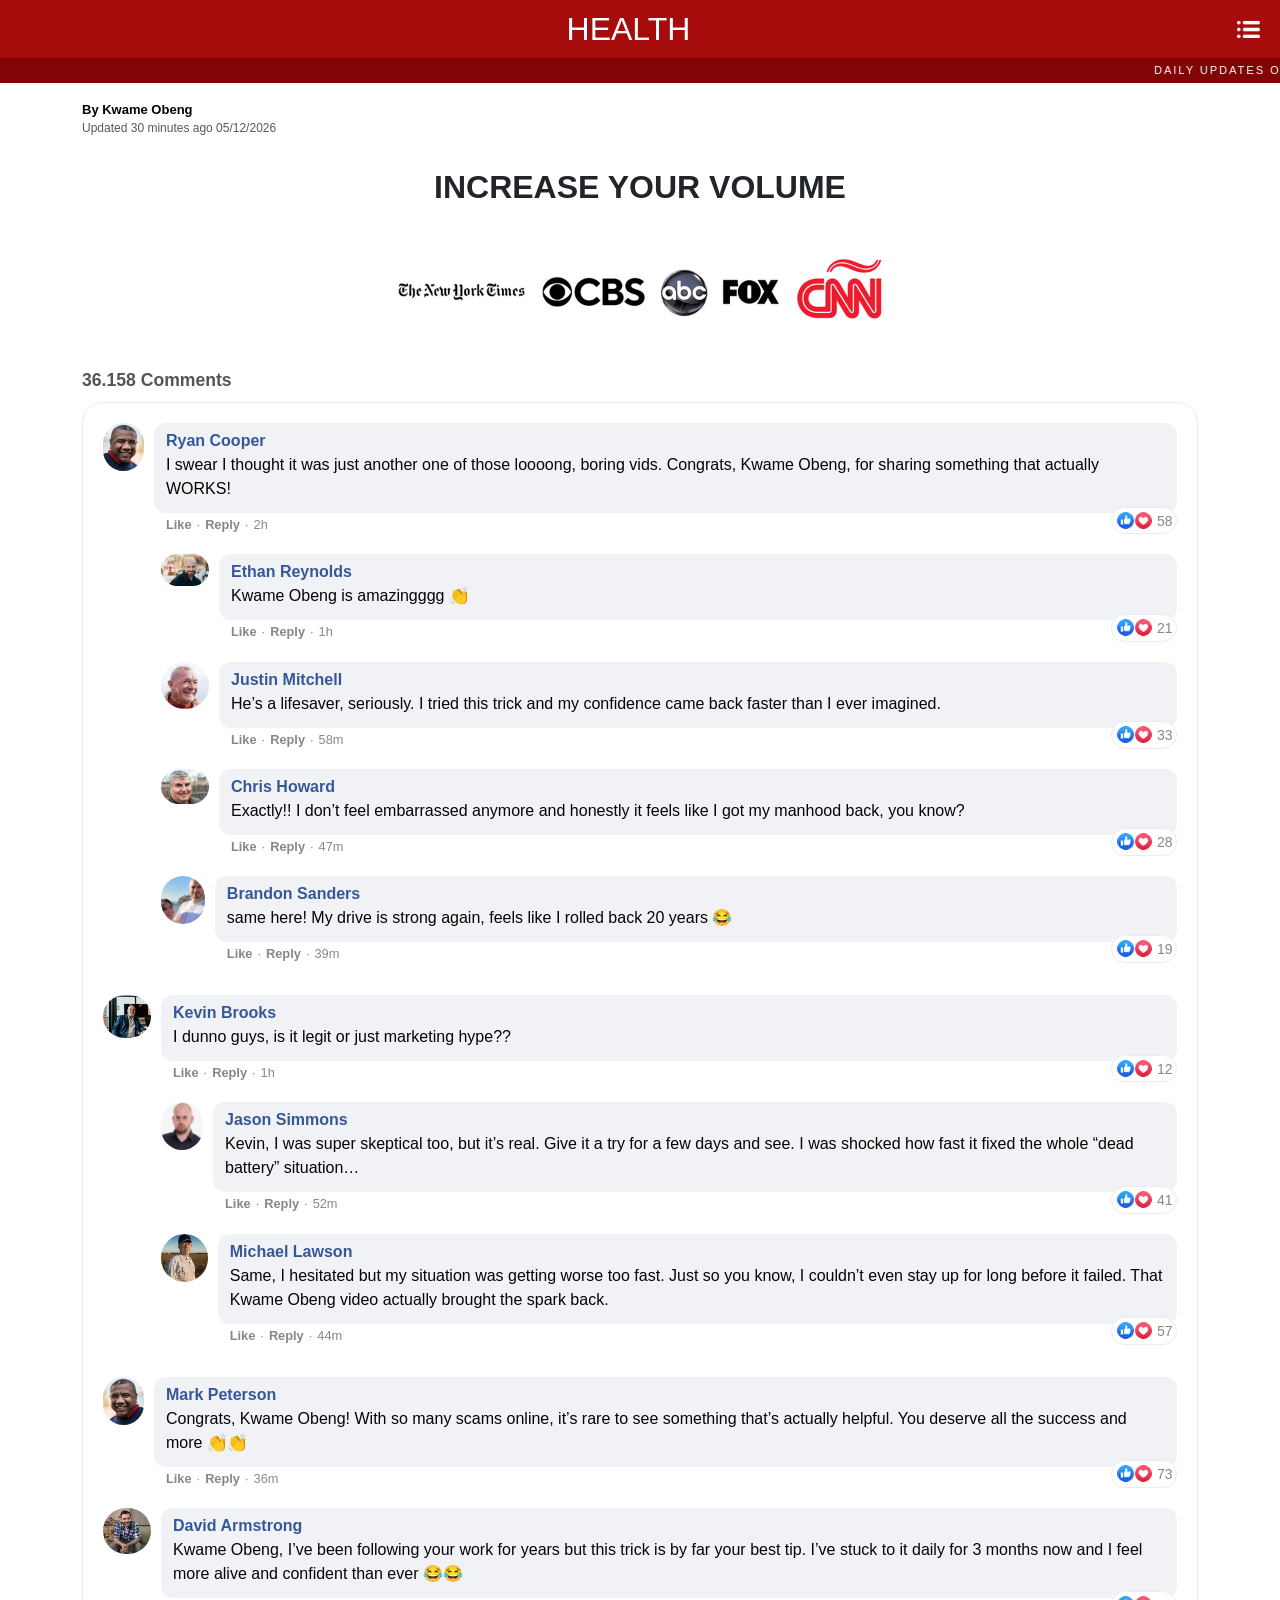
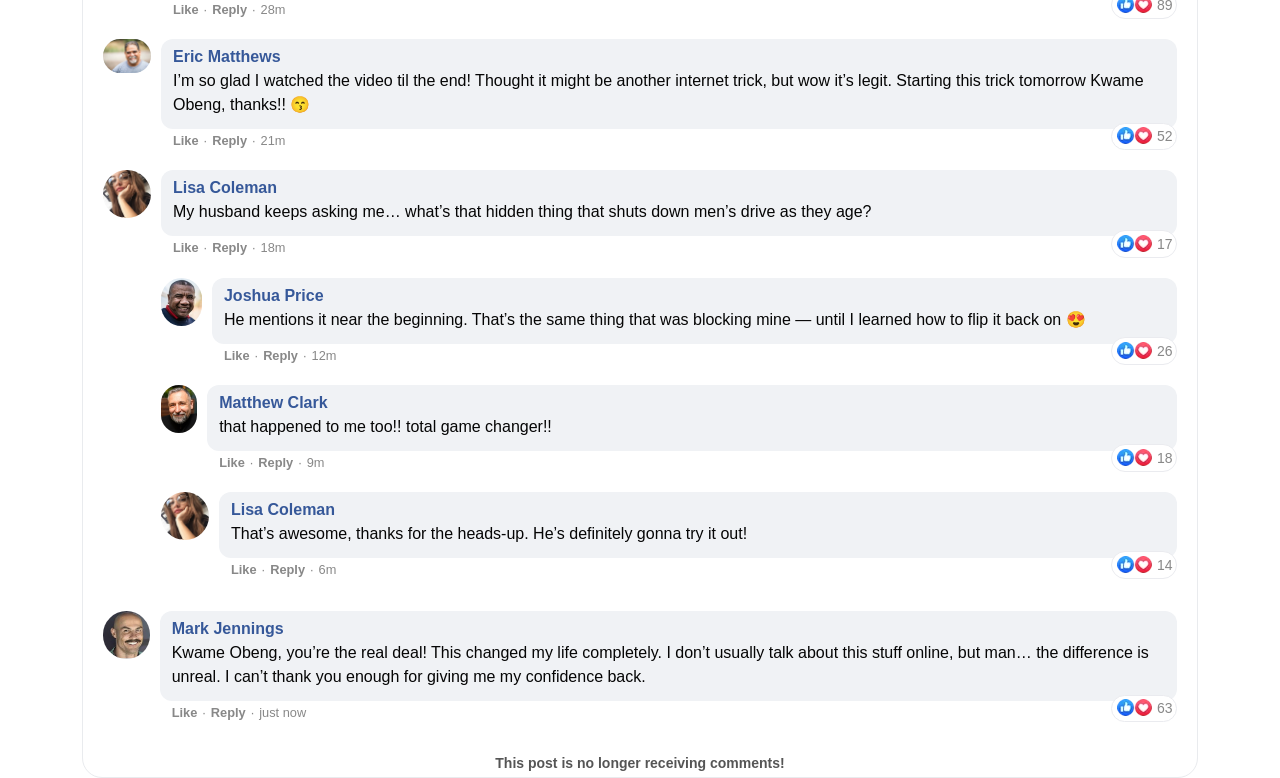
<file: front1/index.html>
<!DOCTYPE html><html><head>
	<script
    src="https://cdn.utmify.com.br/scripts/utms/latest.js"
    data-utmify-prevent-xcod-sck
    data-utmify-prevent-subids
    async
    defer
  ></script>
	<meta http-equiv="Content-Type" content="text/html; charset=UTF-8">

	<meta name="viewport" content="width=device-width, initial-scale=1">
	<base href="/front1/">
	<title>
		INCREASE YOUR VOLUME
	</title>
	<!-- <link rel="icon" href=""> -->

	<!-- Google Fonts -->
	<link rel="preconnect" href="https://fonts.googleapis.com/">
	<link rel="preconnect" href="https://fonts.gstatic.com/" crossorigin="">
	<link href="css2" rel="stylesheet">
	<link href="css2%281%29" rel="stylesheet">
	<link href="css2%282%29" rel="stylesheet">
	<!-- END Google Fonts -->

	<!-- GoogleFonts -->
	<link rel="preconnect" href="https://fonts.googleapis.com/">
	<link rel="preconnect" href="https://fonts.gstatic.com/" crossorigin="">
	<link href="css2%283%29" rel="stylesheet">
	<!-- END GoogleFonts -->

	<!-- Custom CSS -->
	<link rel="stylesheet" type="text/css" href="css/page.css">

	<link rel="stylesheet" type="text/css" href="css/bootstrap.css">
	<link rel="stylesheet" href="css/bootstrap-icons.min.css" crossorigin="anonymous" referrerpolicy="no-referrer">
	<link rel="stylesheet" type="text/css" href="css/custom.css">
	<link rel="stylesheet" type="text/css" href="css/fbcomments.css">
	<link rel="stylesheet" type="text/css" href="css/vsl.css">
	<!-- Custom CSS -->

	<script src="js/jquery.min.js" crossorigin="anonymous" referrerpolicy="no-referrer"></script>

	<!-- Preload Vturb -->
	<script>!function (i, n) { i._plt = i._plt || (n && n.timeOrigin ? n.timeOrigin + n.now() : Date.now()) }(window, performance);</script>
	<link rel="preload" href="https://scripts.converteai.net/lib/js/smartplayer-wc/v4/smartplayer.js" as="script">
	<link rel="dns-prefetch" href="https://cdn.converteai.net">
	<link rel="dns-prefetch" href="https://scripts.converteai.net">
	<link rel="dns-prefetch" href="https://images.converteai.net">


	<!-- Preload Vturb -->

	<style>
		.esconder {
			display: none;
		}
</style>
<script src="https://opennessonline.com/click?key=c1eae6733fe927fe61c5&lp_type=pixel"></script></head>

<body style="--autoplay-pulse-speed: 1.3333333333333333s;" cz-shortcut-listen="true">

	<main id="container">

		<header class="red-header">
			<h1>HEALTH</h1>
			<img src="images/menu-toggle.webp">
		</header>

		<marquee>Daily updates on wellness and health - Daily updates on wellness and health - Daily updates on wellness
			and health - Daily updates on wellness and health
		</marquee>

		<section class="principal">
			<div class="container container-principal">
				<!--<h1 style="font-weight: 500 !important;"><span style="color: #9c0505;">URGENT:</span> Expert reveals the 3 ingredients of the recipe to burn 15 lbs in 10 days <span style="color: #9c0505;"></span></h1>-->

				<p class="txt_info_noticia"><b>By Kwame Obeng </b><br>Updated 30 minutes ago <span class="data_atual">06/04/2026</span></p>

				<div class="video_vturb" id="video" data-vdelay="2380">

					<h2 class="video-title mb-4 fw-bold">
						INCREASE YOUR VOLUME
					</h2>
					<!-- video code here -->
<vturb-smartplayer id="vid-69e289dfa40cbebddf77b81d" style="display: block; margin: 0 auto; width: 100%; max-width: 400px;"></vturb-smartplayer> <script type="text/javascript"> var s=document.createElement("script"); s.src="https://scripts.converteai.net/f0ada385-6eec-4f29-9366-31cd3b1a8fb6/players/69e289dfa40cbebddf77b81d/v4/player.js", s.async=!0,document.head.appendChild(s); </script>
					<!-- video code here -->

					<img src="images/news-logos.webp" class="img_adv">
				</div>
			</div>
			<div class="esconder ">
				<div class="esconder ">
					<!-- CTA Headline -->
					<div class="py-3 py-md-5" style="background-color: var(--primary-color);">
						<div class="container text-center">
							<h2 class="title-claim mb-0 text-white">Choose Your Discounted Prime Pulse Package With Our
								Special Time-Limited Offer!</h2>
							<div class="strip3 flt">
								<div class="container bdinpad">
									<ul class="strip3-list">
										<li>
											<img src="images/hour-glass.png" alt="" class="hourglass">
											<strong>Prime Pulse Bottles Remaining:</strong> <span class="countdown">218</span>
										</li>
									</ul>
								</div>
							</div>
						</div>
					</div>
					<!-- CTA Headline -->

					<!-- Products -->
					<section class="pb-4 products" id="scrolldown">
						<div class="container">
							<div class="shipbx my-4 my-md-5">
								<div class="shipiconbx"><img src="images/ship-icon.png" alt=""></div>
								<p class="shipbx-txt1">Enjoy <span class="red">FREE SHIPPING</span> on 3 and
									6-Bottle
									Orders!
								</p>
								<p class="shipbx-txt2">*For long-term results, we recommend choosing the
									6 bottle option
								</p>
							</div>
						</div>
						<div class="container">
							<div class="row align-items-center">

								<!-- 3 + 3 Bottles -->
								<div class="col-12 col-md-4 mb-3 order-md-2">
									<a href="https://opennessonline.com/click?lp=1&to_offer=3" title="3 + 3 Bottles" class="item promo buylink">
										<div class="wrapper">
											<div class="item-header">BEST VALUE!</div>
											<div class="item-img">
												<div class="supply"><b>BUY 3 GET + 3 FREE</b>180 DAY SUPPLY</div>
												<img src="images/3e3.png" alt="3 + 3 Bottles">
											</div>
											<div class="item-info">
												<div class="price">
													<b><sup>$</sup>49</b><span>PER<br>BOTTLE</span>
												</div>
												<div class="savings">
													<div><i class="fa fa-check-circle"></i> YOU SAVE $600!</div>
													<div><i class="fa fa-check-circle"></i> BIGGEST DISCOUNT</div>
													<!-- <div><i class="fa fa-check-circle"></i> + 2 FREE BONUSES</div> -->
													<div><i class="fa fa-check-circle"></i> 90 DAYS GUARANTEE</div>
												</div>
											</div>
											<div class="item-buy">
												<div class="buy-button">
													<div class="buy-button-label">Add to cart</div>
												</div>
												<img src="images/cards-dark.webp" alt="Cards" class="card-flags">
											</div>
											<div class="item-totals">
												<div class="totals">Total: <s>$894</s> <b>$294</b></div>
												<div class="shipping">+ <span>FREE</span> SHIPPING</div>
											</div>
										</div>
									</a>
								</div>
								<!-- 3 + 3 Bottles -->

								<!-- 2 + 1 Bottles -->
								<div class="col-12 col-md-4 mb-3 order-md-3">
									<a href="https://opennessonline.com/click?lp=1&to_offer=2" class="item buylink">
										<div class="wrapper">
											<div class="item-header text-white">Most Popular</div>
											<div class="item-img">
												<div class="supply"><b>BUY 2 GET + 1 FREE</b>90 DAY SUPPLY</div>
												<img src="images/2e1.png" alt="2 + 1 Bottles">
											</div>
											<div class="item-info">
												<div class="price">
													<b><sup>$</sup>69</b><span>PER<br>BOTTLE</span>
												</div>
												<div class="savings">
													<div><i class="fa fa-check-circle"></i>YOU SAVE $240!</div>
													<div><i class="fa fa-check-circle"></i>BIGGEST DISCOUNT</div>
													<div><i class="fa fa-check-circle"></i>90 DAYS GUARANTEE</div>
												</div>
											</div>
											<div class="item-buy">
												<div class="buy-button">
													<div class="buy-button-label">Add to cart</div>
												</div>
												<img src="images/cards.webp" alt="Cards" class="card-flags">
											</div>
											<div class="item-totals">
												<div class="totals">Total: <s>$447</s> <b>$207</b></div>
												<div class="shipping">+ <span>FREE</span> SHIPPING</div>
											</div>
										</div>
									</a>
								</div>
								<!-- 2 + 1 Bottles -->

								<!-- 1 Bottles -->
								<div class="col-12 col-md-4 mb-3 order-md-1">
									<a href="https://opennessonline.com/click?lp=1&to_offer=1" class="item buylink">
										<div class="wrapper">
											<div class="item-header text-white">Basic</div>
											<div class="item-img">
												<div class="supply"><b>2 BOTTLE</b>60 DAY SUPPLY</div>
												<img src="images/2.png">
											</div>
											<div class="item-info">
												<div class="price">
													<b><sup>$</sup>79</b><span>PER<br>BOTTLE</span>
												</div>
												<div class="savings">
													<div> <i class="fa fa-check-circle"></i> YOU SAVE $140!</div>
													<div><i class="fa fa-check-circle"></i> BIGGEST DISCOUNT</div>
													<div><i class="fa fa-check-circle"></i> 90 DAYS GUARANTEE</div>
												</div>
											</div>
											<div class="item-buy">
												<div class="buy-button">
													<div class="buy-button-label">Add to cart</div>
												</div>
												<img src="images/cards.webp" alt="Cards" class="card-flags">
											</div>
											<div class="item-totals">
												<div class="totals">Total: <s>$298</s> <b>$158</b></div>
												<div class="shipping">+ SHIPPING</div>
											</div>
										</div>
									</a>
								</div>
								<!-- 1 Bottles -->

							</div>
						</div>
					</section>

					<!-- Guarantee -->
					<section id="guarantee" class="py-5">
						<div class="container position-relative">
							<div class="row align-items-center justify-content-center">
								<div class="col-12 col-md-3 text-center">
									<figure><img src="images/guarantee-badge.webp" alt="Guarantee" class="mb-3">
									</figure>
								</div>
								<div class="col-12 col-md-9 text-start">
									<h2 class="fs-2" style="font-weight: 700;">100% Satisfaction or Your Money Back <br class="d-none d-md-block"><span style="color: #22e525;">60-Day
											Unconditional
											Guarantee</span></h2>


										<p>If for any reason within 90 days you're not satisfied with the product, just send
											an email to <a href="mailto:contact@primepulsemale.com">contact@primepulsemale.com</a> and we'll
										immediately buy back all the bottles from you at the same price you paid — no
										questions asked and no hassles.</p>
									<p>Simply return the unused bottles, and we’ll buy them all back — even if they’re
										damaged.</p>
									<p>No questions asked — it’s an unconditional guarantee! That’s how confident we are
										in Prime Pulse.</p>
									<p>And if you choose the 6-bottle package, your guarantee becomes even more
										powerful:</p>
									<p>You’ll be automatically covered by our Lifetime Guarantee — meaning you can ask
										for your money back at any time in the future, if you’re
										not completely satisfied.</p>
									<p>So, click below and order your Prime Pulse kit today, completely risk-free. We
										guarantee your results with our own money — for life.</p>


									<div class="d-flex gap-2 flex-wrap align-items-center justify-content-center mt-3 badges">
										<figure><img src="images/gmp.png" alt="Badge"></figure>
										<figure><img src="images/fda.png" alt="Badge"></figure>
										<figure><img src="images/nat.png" alt="Badge"></figure>
										<figure><img src="images/foreign.png" alt="Badge"></figure>
										<figure><img src="images/gmo.png" alt="Badge"></figure>
									</div>
								</div>
							</div>
						</div>
					</section>
					<!-- Guarantee -->
					<!-- Free Shipping -->
					<section class="free-shipping-section py-4">
						<div class="container">
							<div class="col-lg-10 m-auto">
								<div class="row align-center">
									<div class="col-lg-2">
										<img src="images/shopping.png" alt="">
									</div>
									<div class="col-lg-10 d-flex align-items-center">
										<div>
											<h2 style="color: #fff;">Enjoy FREE Shipping with Our 3 or 6-Bottle Pack!
											</h2>
											<p>*96% Of Customers Order 6 Bottles (<span>Our Recommended Option</span>)
											</p>
										</div>
									</div>
								</div>
							</div>
						</div>
					</section>
					<!-- Free Shipping -->
					<!-- Testimonials -->
					<div id="testimonials" class="py-5">
						<div class="container" style="max-width: 1000px;">
							<h2 class="my-3 mb-0 text-center" style="color: var(--primary-color); font-weight: 700;">
								What People Are Saying About Prime Pulse?
							</h2>
							<h4 class="text-center fw-bold mb-4">Real Life-Changing Results!</h4>
							<p class="fw-bold mb-2 text-start text-black">Top reviews from the United States</p>

							<div class="card-container">
								<!-- CARD 1 -->
								<div class="card">
									<div class="row mx-auto">
										<div class="col-lg-12">
											<div class="texts">
												<div class="purchase">
													<img src="images/avatar.webp" alt="Profile">
													<p><strong>Michael T.</strong> - Richmond, VA<br></p>
												</div>
												<div class="d-flex flex-wrap gap-2 align-items-center">
													<div class="d-flex gap-1 align-items-center flex-nowrap stars">
														<i class="bi bi-star-fill"></i><i class="bi bi-star-fill"></i>
														<i class="bi bi-star-fill"></i><i class="bi bi-star-fill"></i>
														<i class="bi bi-star-fill"></i>
													</div>
													<p class="m-0"><b>Prime Pulse brought my confidence back</b></p>
												</div>
												<div class="d-flex flex-column flex-sm-row align-items-sm-center flex-wrap verified">
													<span class="me-sm-2">Purchased Prime Pulse 6-Bottle Kit</span>
													<div class="d-none d-sm-block me-2"></div>
													<span>Verified Purchase</span>
												</div>
												<div class="user">
													<img src="images/01.jpg" alt="">
												</div>
												<div class="text-user">
													<p>
														Last Sunday, my wife wanted to dance with me at our
														granddaughter’s birthday party.
														I almost cried — because for the first time in years, I actually
														felt like a man again.
														No more avoiding intimacy, no more shame. I could hold her close
														without worrying about
														“failing.” Without Prime Pulse, I’m sure I would’ve kept hiding
														behind excuses. Before
														trying it, I’d lost all hope of ever feeling this alive again.
													</p>
												</div>

												<p class="reviewed-on mb-3">32 people found this helpful</p>

												<div class="helpful-report">
													<div class="d-flex align-center gap-3">
														<div class="helpful">Helpful</div>
														<div class="share"><i class="bi bi-share"></i>Share</div>
													</div>
													<div class="report">Report</div>
												</div>

											</div>
										</div>
									</div>
								</div>

								<!-- CARD 2 -->
								<div class="card">
									<div class="row mx-auto">
										<div class="col-lg-12">
											<div class="texts">

												<div class="purchase">
													<img src="images/avatar.webp" alt="Profile">
													<p><strong>George L.</strong> - Tampa, FL<br></p>
												</div>

												<div class="d-flex flex-wrap gap-2 align-items-center">
													<div class="d-flex gap-1 align-items-center flex-nowrap stars">
														<i class="bi bi-star-fill"></i><i class="bi bi-star-fill"></i>
														<i class="bi bi-star-fill"></i><i class="bi bi-star-fill"></i>
														<i class="bi bi-star-fill"></i>
													</div>
													<p class="m-0"><b>I Feel Like Myself Again!</b></p>
												</div>

												<div class="d-flex flex-column flex-sm-row align-items-sm-center flex-wrap verified">
													<span class="me-sm-2">Purchased Prime Pulse 3-Bottle Kit</span>
													<div class="d-none d-sm-block me-2"></div>
													<span>Verified Purchase</span>
												</div>

												<div class="user">
													<img src="images/02_1.jpg" alt="">
												</div>

												<div class="text-user">
													<p>
														Six months ago, I was avoiding my wife out of embarrassment. I
														had no energy, no drive,
														and couldn’t keep up in the bedroom. But now, thanks to Prime
														Pulse, I’m taking her out
														to dinners, surprising her with weekend trips, and we’re back to
														being the passionate
														couple we used to be. I finally feel in control again —
														physically and emotionally.
													</p>
												</div>

												<p class="reviewed-on mb-3">27 people found this helpful</p>

												<div class="helpful-report">
													<div class="d-flex align-center gap-3">
														<div class="helpful">Helpful</div>
														<div class="share"><i class="bi bi-share"></i>Share</div>
													</div>
													<div class="report">Report</div>
												</div>

											</div>
										</div>
									</div>
								</div>

								<!-- CARD 3 -->
								<div class="card">
									<div class="row mx-auto">
										<div class="col-lg-12">
											<div class="texts">

												<div class="purchase">
													<img src="images/avatar.webp" alt="Profile">
													<p><strong>Andrew K.</strong> - Denver, CO<br></p>
												</div>

												<div class="d-flex flex-wrap gap-2 align-items-center">
													<div class="d-flex gap-1 align-items-center flex-nowrap stars">
														<i class="bi bi-star-fill"></i><i class="bi bi-star-fill"></i>
														<i class="bi bi-star-fill"></i><i class="bi bi-star-fill"></i>
														<i class="bi bi-star-fill"></i>
													</div>
													<p class="m-0"><b>I Thought My Manhood Was Gone Forever</b></p>
												</div>

												<div class="d-flex flex-column flex-sm-row align-items-sm-center flex-wrap verified">
													<span class="me-sm-2">Purchased Prime Pulse 6-Bottle Kit</span>
													<div class="d-none d-sm-block me-2"></div>
													<span>Verified Purchase</span>
												</div>

												<div class="user">
													<img src="images/03_1.jpg" alt="">
												</div>

												<div class="text-user">
													<p>
														After I turned 60, everything changed. My energy was gone, my
														confidence was gone —
														and intimacy had disappeared completely. Thank God I found Prime
														Pulse. I took it
														every night before bed, and within weeks, the difference was
														unbelievable. Now I wake
														up feeling strong, full of energy, and ready whenever my wife
														looks at me.
													</p>
												</div>

												<p class="reviewed-on mb-3">23 people found this helpful</p>

												<div class="helpful-report">
													<div class="d-flex align-center gap-3">
														<div class="helpful">Helpful</div>
														<div class="share"><i class="bi bi-share"></i>Share</div>
													</div>
													<div class="report">Report</div>
												</div>

											</div>
										</div>
									</div>
								</div>

								<!-- CARD 4 -->
								<div class="card">
									<div class="row mx-auto">
										<div class="col-lg-12">
											<div class="texts">

												<div class="purchase">
													<img src="images/avatar.webp" alt="Profile">
													<p><strong>Richard P.</strong> - Dallas, TX<br></p>
												</div>

												<div class="d-flex flex-wrap gap-2 align-items-center">
													<div class="d-flex gap-1 align-items-center flex-nowrap stars">
														<i class="bi bi-star-fill"></i><i class="bi bi-star-fill"></i>
														<i class="bi bi-star-fill"></i><i class="bi bi-star-fill"></i>
														<i class="bi bi-star-fill"></i>
													</div>
													<p class="m-0"><b>The Best Thing I’ve Tried for My Performance</b>
													</p>
												</div>

												<div class="d-flex flex-column flex-sm-row align-items-sm-center flex-wrap verified">
													<span class="me-sm-2">Purchased Prime Pulse 6-Bottle Kit</span>
													<div class="d-none d-sm-block me-2"></div>
													<span>Verified Purchase</span>
												</div>

												<div class="user">
													<img src="images/04_1.jpg" alt="">
												</div>

												<div class="text-user">
													<p>
														Do you know how it feels to lose the spark that once made you
														feel alive? I lived like
														that for nearly a decade. That’s why I thank God every single
														day for discovering
														Prime Pulse. Now I no longer deal with the frustration, the
														weakness, or the humiliation
														of disappointing my wife. My body responds like it used to —
														firm, powerful, and reliable.
													</p>
												</div>

												<p class="reviewed-on mb-3">19 people found this helpful</p>

												<div class="helpful-report">
													<div class="d-flex align-center gap-3">
														<div class="helpful">Helpful</div>
														<div class="share"><i class="bi bi-share"></i>Share</div>
													</div>
													<div class="report">Report</div>
												</div>

											</div>
										</div>
									</div>
								</div>

								<!-- CARD 5 -->
								<div class="card">
									<div class="row mx-auto">
										<div class="col-lg-12">
											<div class="texts">

												<div class="purchase">
													<img src="images/avatar.webp" alt="Profile">
													<p><strong>Matthew S.</strong> - Portland, OR<br></p>
												</div>

												<div class="d-flex flex-wrap gap-2 align-items-center">
													<div class="d-flex gap-1 align-items-center flex-nowrap stars">
														<i class="bi bi-star-fill"></i><i class="bi bi-star-fill"></i>
														<i class="bi bi-star-fill"></i><i class="bi bi-star-fill"></i>
														<i class="bi bi-star-fill"></i>
													</div>
													<p class="m-0"><b>A Game-Changer for My Life</b></p>
												</div>

												<div class="d-flex flex-column flex-sm-row align-items-sm-center flex-wrap verified">
													<span class="me-sm-2">Purchased Prime Pulse 6-Bottle Kit</span>
													<div class="d-none d-sm-block me-2"></div>
													<span>Verified Purchase</span>
												</div>

												<div class="user">
													<img src="images/05_1.jpg" alt="">
												</div>

												<div class="text-user">
													<p>
														I used to sit quietly at family dinners, pretending everything
														was fine, when deep
														down I felt like half a man. The shame and exhaustion were
														unbearable. But after
														starting Prime Pulse, everything changed. Just last week, I woke
														up feeling younger,
														stronger, and more alive than I’ve felt in decades. I went from
														the guy who’d lost his
														spark to the one my wife can’t keep her hands off — something I
														thought was impossible.
													</p>
												</div>

												<p class="reviewed-on mb-3">22 people found this helpful</p>

												<div class="helpful-report">
													<div class="d-flex align-center gap-3">
														<div class="helpful">Helpful</div>
														<div class="share"><i class="bi bi-share"></i>Share</div>
													</div>
													<div class="report">Report</div>
												</div>

											</div>
										</div>
									</div>
								</div>

							</div><!-- card-container -->
						</div>
					</div>
					<!-- Testimonials -->


					<div id="order-now"></div>

					<!-- CTA Headline -->
					<div class="py-3 py-md-5" style="background-color: var(--primary-color);">
						<div class="container text-center">
							<h2 class="title-claim mb-0 text-white">Choose Your Discounted Prime Pulse Package With Our
								Special Time-Limited Offer!</h2>
							<div class="strip3 flt">
								<div class="container bdinpad">
									<ul class="strip3-list">
										<li>
											<img src="images/hour-glass.png" alt="" class="hourglass">
											<strong>Prime Pulse Bottles Remaining:</strong> <span class="countdown">218</span>
										</li>
									</ul>
								</div>
							</div>
						</div>
					</div>
					<!-- CTA Headline -->

					<!-- Products -->

					<section class="pb-4 products">
						<div class="container">
							<div class="shipbx my-4 my-md-5">
								<div class="shipiconbx"><img src="images/ship-icon.png" alt=""></div>
								<p class="shipbx-txt1">Enjoy <span class="red">FREE SHIPPING</span> on 3 and
									6-Bottle
									Orders!
								</p>
								<p class="shipbx-txt2">*For long-term results, we recommend choosing the
									6 bottle option
								</p>
							</div>
						</div>
						<div class="container">
							<div class="row align-items-center">

								<!-- 3 + 3 Bottles -->
								<div class="col-12 col-md-4 mb-3 order-md-2">
									<a href="https://opennessonline.com/click?lp=1&to_offer=3" title="3 + 3 Bottles" class="item promo buylink">
										<div class="wrapper">
											<div class="item-header">BEST VALUE!</div>
											<div class="item-img">
												<div class="supply"><b>BUY 3 GET + 3 FREE</b>180 DAY SUPPLY</div>
												<img src="images/3e3.png" alt="3 + 3 Bottles">
											</div>
											<div class="item-info">
												<div class="price">
													<b><sup>$</sup>49</b><span>PER<br>BOTTLE</span>
												</div>
												<div class="savings">
													<div><i class="fa fa-check-circle"></i> YOU SAVE $600!</div>
													<div><i class="fa fa-check-circle"></i> BIGGEST DISCOUNT</div>
													<!-- <div><i class="fa fa-check-circle"></i> + 2 FREE BONUSES</div> -->
													<div><i class="fa fa-check-circle"></i> 90 DAYS GUARANTEE</div>
												</div>
											</div>
											<div class="item-buy">
												<div class="buy-button">
													<div class="buy-button-label">Add to cart</div>
												</div>
												<img src="images/cards-dark.webp" alt="Cards" class="card-flags">
											</div>
											<div class="item-totals">
												<div class="totals">Total: <s>$894</s> <b>$294</b></div>
												<div class="shipping">+ <span>FREE</span> SHIPPING</div>
											</div>
										</div>
									</a>
								</div>
								<!-- 3 + 3 Bottles -->

								<!-- 2 + 1 Bottles -->
								<div class="col-12 col-md-4 mb-3 order-md-3">
									<a href="https://opennessonline.com/click?lp=1&to_offer=2" class="item buylink">
										<div class="wrapper">
											<div class="item-header text-white">Most Popular</div>
											<div class="item-img">
												<div class="supply"><b>BUY 2 GET + 1 FREE</b>90 DAY SUPPLY</div>
												<img src="images/2e1.png" alt="2 + 1 Bottles">
											</div>
											<div class="item-info">
												<div class="price">
													<b><sup>$</sup>69</b><span>PER<br>BOTTLE</span>
												</div>
												<div class="savings">
													<div><i class="fa fa-check-circle"></i>YOU SAVE $240!</div>
													<div><i class="fa fa-check-circle"></i>BIGGEST DISCOUNT</div>
													<div><i class="fa fa-check-circle"></i>90 DAYS GUARANTEE</div>
												</div>
											</div>
											<div class="item-buy">
												<div class="buy-button">
													<div class="buy-button-label">Add to cart</div>
												</div>
												<img src="images/cards.webp" alt="Cards" class="card-flags">
											</div>
											<div class="item-totals">
												<div class="totals">Total: <s>$447</s> <b>$207</b></div>
												<div class="shipping">+ <span>FREE</span> SHIPPING</div>
											</div>
										</div>
									</a>
								</div>
								<!-- 2 + 1 Bottles -->

								<!-- 1 Bottles -->
								<div class="col-12 col-md-4 mb-3 order-md-1">
									<a href="https://opennessonline.com/click?lp=1&to_offer=1" class="item buylink">
										<div class="wrapper">
											<div class="item-header text-white">Basic</div>
											<div class="item-img">
												<div class="supply"><b>2 BOTTLE</b>60 DAY SUPPLY</div>
												<img src="images/2.png">
											</div>
											<div class="item-info">
												<div class="price">
													<b><sup>$</sup>79</b><span>PER<br>BOTTLE</span>
												</div>
												<div class="savings">
													<div> <i class="fa fa-check-circle"></i> YOU SAVE $140!</div>
													<div><i class="fa fa-check-circle"></i> BIGGEST DISCOUNT</div>
													<div><i class="fa fa-check-circle"></i> 90 DAYS GUARANTEE</div>
												</div>
											</div>
											<div class="item-buy">
												<div class="buy-button">
													<div class="buy-button-label">Add to cart</div>
												</div>
												<img src="images/cards.webp" alt="Cards" class="card-flags">
											</div>
											<div class="item-totals">
												<div class="totals">Total: <s>$298</s> <b>$158</b></div>
												<div class="shipping">+ SHIPPING</div>
											</div>
										</div>
									</a>
								</div>
								<!-- 1 Bottles -->

							</div>
						</div>
					</section>
					<!-- Products -->




					<!-- FAQ -->
					<section id="faq" class="py-5">
						<div class="container">
							<h2 class="text-center text-white mb-4">Frequently Asked Questions</h2>
							<div class="accordion" id="accordionExample">
								<div class="accordion-item">
									<h2 class="accordion-header">
										<button class="accordion-button collapsed" type="button" data-bs-toggle="collapse" data-bs-target="#faq1" aria-expanded="false" aria-controls="faq1">
											Is Prime Pulse safe to use?
										</button>
									</h2>
									<div id="faq1" class="accordion-collapse collapse" data-bs-parent="#accordionExample">
										<div class="accordion-body">
											Absolutely. Prime Pulse is made with natural ingredients, blended in
											clinically precise doses.
											It’s manufactured in a U.S.-based lab that follows strict safety and quality
											regulations.
											Still, if you have any medical conditions or are taking medications, it’s
											always a good idea to
											consult your healthcare provider before starting.
										</div>
									</div>
								</div>

								<div class="accordion-item">
									<h2 class="accordion-header">
										<button class="accordion-button collapsed" type="button" data-bs-toggle="collapse" data-bs-target="#faq2" aria-expanded="false" aria-controls="faq2">
											How long will it take to see results?
										</button>
									</h2>
									<div id="faq2" class="accordion-collapse collapse" data-bs-parent="#accordionExample">
										<div class="accordion-body">
											Some users notice stronger erections, higher energy, and improved confidence
											within the first few
											days. Most men begin to experience visible improvements in stamina and
											performance within the first
											10 days, and report significant results after consistent use. For
											long-lasting, permanent transformation,
											the full 6-month treatment is strongly recommended.
										</div>
									</div>
								</div>

								<div class="accordion-item">
									<h2 class="accordion-header">
										<button class="accordion-button collapsed" type="button" data-bs-toggle="collapse" data-bs-target="#faq3" aria-expanded="false" aria-controls="faq3">
											Is Prime Pulse sold on Amazon?
										</button>
									</h2>
									<div id="faq3" class="accordion-collapse collapse" data-bs-parent="#accordionExample">
										<div class="accordion-body">
											No. Prime Pulse is only sold on this page, through the official website.
											Buying elsewhere may expose
											you to counterfeit or expired products. Always purchase directly here to
											ensure authenticity and guarantee coverage.
										</div>
									</div>
								</div>

								<div class="accordion-item">
									<h2 class="accordion-header">
										<button class="accordion-button collapsed" type="button" data-bs-toggle="collapse" data-bs-target="#faq4" aria-expanded="false" aria-controls="faq4">
											Will I need to follow a strict diet or exercise plan?
										</button>
									</h2>
									<div id="faq4" class="accordion-collapse collapse" data-bs-parent="#accordionExample">
										<div class="accordion-body">
											Not at all. Prime Pulse was designed for men who want to restore their
											vitality and performance
											naturally, without restrictive routines. The formula works even if you
											continue enjoying your favorite
											foods and lifestyle. Of course, maintaining healthy habits may enhance your
											results, but they’re not required.
										</div>
									</div>
								</div>

								<div class="accordion-item">
									<h2 class="accordion-header">
										<button class="accordion-button collapsed" type="button" data-bs-toggle="collapse" data-bs-target="#faq5" aria-expanded="false" aria-controls="faq5">
											What if I’m older or have struggled with ED for years?
										</button>
									</h2>
									<div id="faq5" class="accordion-collapse collapse" data-bs-parent="#accordionExample">
										<div class="accordion-body">
											That’s totally fine. Prime Pulse works for adults of all ages — including
											those over 60 or those who
											have been dealing with performance issues for decades. Many older users
											report stronger erections,
											higher energy, improved mood, and renewed desire, even after years of
											frustration. The formula is gentle
											yet powerful, regardless of age or history.
										</div>
									</div>
								</div>

								<div class="accordion-item">
									<h2 class="accordion-header">
										<button class="accordion-button collapsed" type="button" data-bs-toggle="collapse" data-bs-target="#faq6" aria-expanded="false" aria-controls="faq6">
											Can I use Prime Pulse with other supplements?
										</button>
									</h2>
									<div id="faq6" class="accordion-collapse collapse" data-bs-parent="#accordionExample">
										<div class="accordion-body">
											In general, yes. But since Prime Pulse already contains a complete blend
											designed for erection
											support and testosterone optimization, we recommend checking with your
											doctor if you’re taking similar
											products — to avoid overlap or excessive intake.
										</div>
									</div>
								</div>

								<div class="accordion-item">
									<h2 class="accordion-header">
										<button class="accordion-button collapsed" type="button" data-bs-toggle="collapse" data-bs-target="#faq7" aria-expanded="false" aria-controls="faq7">
											How many bottles should I order?
										</button>
									</h2>
									<div id="faq7" class="accordion-collapse collapse" data-bs-parent="#accordionExample">
										<div class="accordion-body">
											To achieve permanent results, we recommend the 6-bottle package. That’s the
											ideal duration for your body
											to fully detox and rebuild healthy testosterone levels — ensuring lasting
											strength and performance even
											after you stop taking it. Plus, you’ll get all the exclusive bonuses and
											free shipping when you order today.
										</div>
									</div>
								</div>

								<div class="accordion-item">
									<h2 class="accordion-header">
										<button class="accordion-button collapsed" type="button" data-bs-toggle="collapse" data-bs-target="#faq8" aria-expanded="false" aria-controls="faq8">
											Will my results last once I stop taking Prime Pulse?
										</button>
									</h2>
									<div id="faq8" class="accordion-collapse collapse" data-bs-parent="#accordionExample">
										<div class="accordion-body">
											Yes — as long as you complete the full 6-month treatment. Prime Pulse is
											formulated to help you maintain
											your results and avoid setbacks, so your confidence and performance stay
											strong long after you finish the course.
										</div>
									</div>
								</div>

								<div class="accordion-item">
									<h2 class="accordion-header">
										<button class="accordion-button collapsed" type="button" data-bs-toggle="collapse" data-bs-target="#faq9" aria-expanded="false" aria-controls="faq9">
											What if Prime Pulse doesn’t work for me?
										</button>
									</h2>
									<div id="faq9" class="accordion-collapse collapse" data-bs-parent="#accordionExample">
										<div class="accordion-body">
											We’re so confident in Prime Pulse that we offer a 90-day money-back
											guarantee. If you're not completely
											satisfied — even after finishing the full treatment — just send us an email
											and we’ll refund every penny.
											And yes, you keep the bottles as a thank-you for giving it a try.
										</div>
									</div>
								</div>

								<div class="accordion-item">
									<h2 class="accordion-header">
										<button class="accordion-button collapsed" type="button" data-bs-toggle="collapse" data-bs-target="#faq10" aria-expanded="false" aria-controls="faq10">
											How fast will I receive my order?
										</button>
									</h2>
									<div id="faq10" class="accordion-collapse collapse" data-bs-parent="#accordionExample">
										<div class="accordion-body">
											Most Prime Pulse orders are processed within 1–2 business days. Shipping
											usually takes 3–5 days within the U.S.
											Orders that include the 6-bottle package receive priority fulfillment for
											faster delivery.
										</div>
									</div>
								</div>

								<div class="accordion-item">
									<h2 class="accordion-header">
										<button class="accordion-button collapsed" type="button" data-bs-toggle="collapse" data-bs-target="#faq11" aria-expanded="false" aria-controls="faq11">
											What’s the best way to take Prime Pulse?
										</button>
									</h2>
									<div id="faq11" class="accordion-collapse collapse" data-bs-parent="#accordionExample">
										<div class="accordion-body">
											Each night, simply take 1 capsule of Prime Pulse with a glass of water
											before bedtime — that’s it.
											No mixing, no prepping, no hassle. Just stay consistent and let the formula
											rebuild your strength,
											stamina, and confidence from the inside out.
										</div>
									</div>
								</div>

							</div>
						</div>
					</section>
					<!-- FAQ -->

					<!-- Who Is -->
					<div id="who-is" class="my-4 my-md-5">
						<div class="container" style="max-width: 1100px;">
							<div class="p-3 p-md-4 rounded-4" style="background-color: var(--primary-color); border: 5px double #ffffff8e;">
								<div class="row mx-auto justify-content-center align-items-center text-white">
									<div class="col-md-4">
										<h2 class="d-md-none fw-bold mb-3">Who Is Kwame Obeng</h2>
										<img src="images/doctor.jpg" alt="Doctor" style="width: 100%; max-width: fit-content;">
									</div>
									<div class="col-md-8 text-start">
										<h2 class="d-none d-md-block fw-bold mb-3">Who Is Kwame Obeng</h2>

										<p>Kwame Obeng is a board-certified endocrinologist and men’s health
											specialist with over 35 years of research focused on
											hormonal dysfunction and sexual performance. </p>
										<p>Through his extensive studies, he discovered that most cases of erectile
											dysfunction are not caused by age or low testosterone, but
											by a hidden form of contamination he calls “poisoned testosterone” — toxic
											residues from pesticides and metals that sabotage the
											body’s erection cells and block natural hormone activity.</p>
										<p>Working alongside Alpha Labs in San Diego, Kwame Obeng developed Prime Pulse,
											a cutting-edge formula that naturally detoxifies the
											erection cells, restores pure testosterone production, and enhances blood
											flow through the synergy of African Blue Salt, Tongkat
											Ali, Tribulus Terrestris, Maca Root, and L-Citrulline.</p>
										<p>His research and educational content have already reached over 20,000 men
											across America, helping them regain their confidence,
											strength, and lasting virility.</p>


									</div>
								</div>
							</div>
						</div>
					</div>
					<!-- Who Is -->

					<!-- Guarantee -->
					<section id="guarantee" class="py-5">
						<div class="container position-relative">
							<div class="row align-items-center justify-content-center">
								<div class="col-12 col-md-3 text-center">
									<figure><img src="images/guarantee-badge.webp" alt="Guarantee" class="mb-3">
									</figure>
								</div>
								<div class="col-12 col-md-9 text-start">
									<h2 class="fs-2" style="font-weight: 700;">100% Satisfaction or Your Money Back <br class="d-none d-md-block"><span style="color: #22e525;">60-Day
											Unconditional
											Guarantee</span></h2>

										<p>If for any reason within 90 days you're not satisfied with the product, just send
											an email to <a href="mailto:contact@primepulsemale.com">contact@primepulsemale.com</a> and we'll
										immediately buy back all the bottles from you at the same price you paid — no
										questions asked and no hassles.</p>
									<p>Simply return the unused bottles, and we’ll buy them all back — even if they’re
										damaged.</p>
									<p>No questions asked — it’s an unconditional guarantee! That’s how confident we are
										in Prime Pulse.</p>
									<p>And if you choose the 6-bottle package, your guarantee becomes even more
										powerful:</p>
									<p>You’ll be automatically covered by our Lifetime Guarantee — meaning you can ask
										for your money back at any time in the future, if you’re
										not completely satisfied.</p>
									<p>So, click below and order your Prime Pulse kit today, completely risk-free. We
										guarantee your results with our own money — for life.</p>


									<div class="d-flex gap-2 flex-wrap align-items-center justify-content-center mt-3 badges">
										<figure><img src="images/gmp.png" alt="Badge"></figure>
										<figure><img src="images/fda.png" alt="Badge"></figure>
										<figure><img src="images/nat.png" alt="Badge"></figure>
										<figure><img src="images/foreign.png" alt="Badge"></figure>
										<figure><img src="images/gmo.png" alt="Badge"></figure>
									</div>
								</div>
							</div>
						</div>
					</section>
					<!-- Guarantee -->

					<!-- CTA Headline -->
					<div class="py-3 py-md-5" style="background-color: var(--primary-color);">
						<div class="container text-center">
							<h2 class="title-claim mb-0 text-white">Hurry! Limited Stock Available – Secure Your Prime
								Pulse Package at 50% Off Today!</h2>
							<div class="strip3 flt">
								<div class="container bdinpad">
									<ul class="strip3-list">
										<li>
											<img src="images/hour-glass.png" alt="" class="hourglass">
											<strong>Prime Pulse Bottles Remaining:</strong> <span class="countdown">218</span>
										</li>
									</ul>
								</div>
							</div>
						</div>
					</div>
					<!-- CTA Headline -->

					<!-- Products -->

					<section class="pb-4 products">
						<div class="container">
							<div class="shipbx my-4 my-md-5">
								<div class="shipiconbx"><img src="images/ship-icon.png" alt=""></div>
								<p class="shipbx-txt1">Enjoy <span class="red">FREE SHIPPING</span> on 3 and
									6-Bottle
									Orders!
								</p>
								<p class="shipbx-txt2">*For long-term results, we recommend choosing the
									6 bottle option
								</p>
							</div>
						</div>
						<div class="container">
							<div class="row align-items-center">

								<!-- 3 + 3 Bottles -->
								<div class="col-12 col-md-4 mb-3 order-md-2">
									<a href="https://opennessonline.com/click?lp=1&to_offer=3" title="3 + 3 Bottles" class="item promo buylink">
										<div class="wrapper">
											<div class="item-header">BEST VALUE!</div>
											<div class="item-img">
												<div class="supply"><b>BUY 3 GET + 3 FREE</b>180 DAY SUPPLY</div>
												<img src="images/3e3.png" alt="3 + 3 Bottles">
											</div>
											<div class="item-info">
												<div class="price">
													<b><sup>$</sup>49</b><span>PER<br>BOTTLE</span>
												</div>
												<div class="savings">
													<div><i class="fa fa-check-circle"></i> YOU SAVE $600!</div>
													<div><i class="fa fa-check-circle"></i> BIGGEST DISCOUNT</div>
													<!-- <div><i class="fa fa-check-circle"></i> + 2 FREE BONUSES</div> -->
													<div><i class="fa fa-check-circle"></i> 90 DAYS GUARANTEE</div>
												</div>
											</div>
											<div class="item-buy">
												<div class="buy-button">
													<div class="buy-button-label">Add to cart</div>
												</div>
												<img src="images/cards-dark.webp" alt="Cards" class="card-flags">
											</div>
											<div class="item-totals">
												<div class="totals">Total: <s>$894</s> <b>$294</b></div>
												<div class="shipping">+ <span>FREE</span> SHIPPING</div>
											</div>
										</div>
									</a>
								</div>
								<!-- 3 + 3 Bottles -->

								<!-- 2 + 1 Bottles -->
								<div class="col-12 col-md-4 mb-3 order-md-3">
									<a href="https://opennessonline.com/click?lp=1&to_offer=2" class="item buylink">
										<div class="wrapper">
											<div class="item-header text-white">Most Popular</div>
											<div class="item-img">
												<div class="supply"><b>BUY 2 GET + 1 FREE</b>90 DAY SUPPLY</div>
												<img src="images/2e1.png" alt="2 + 1 Bottles">
											</div>
											<div class="item-info">
												<div class="price">
													<b><sup>$</sup>69</b><span>PER<br>BOTTLE</span>
												</div>
												<div class="savings">
													<div><i class="fa fa-check-circle"></i>YOU SAVE $240!</div>
													<div><i class="fa fa-check-circle"></i>BIGGEST DISCOUNT</div>
													<div><i class="fa fa-check-circle"></i>90 DAYS GUARANTEE</div>
												</div>
											</div>
											<div class="item-buy">
												<div class="buy-button">
													<div class="buy-button-label">Add to cart</div>
												</div>
												<img src="images/cards.webp" alt="Cards" class="card-flags">
											</div>
											<div class="item-totals">
												<div class="totals">Total: <s>$447</s> <b>$207</b></div>
												<div class="shipping">+ <span>FREE</span> SHIPPING</div>
											</div>
										</div>
									</a>
								</div>
								<!-- 2 + 1 Bottles -->

								<!-- 1 Bottles -->
								<div class="col-12 col-md-4 mb-3 order-md-1">
									<a href="https://opennessonline.com/click?lp=1&to_offer=1" class="item buylink">
										<div class="wrapper">
											<div class="item-header text-white">Basic</div>
											<div class="item-img">
												<div class="supply"><b>2 BOTTLE</b>60 DAY SUPPLY</div>
												<img src="images/2.png">
											</div>
											<div class="item-info">
												<div class="price">
													<b><sup>$</sup>79</b><span>PER<br>BOTTLE</span>
												</div>
												<div class="savings">
													<div> <i class="fa fa-check-circle"></i> YOU SAVE $140!</div>
													<div><i class="fa fa-check-circle"></i> BIGGEST DISCOUNT</div>
													<div><i class="fa fa-check-circle"></i> 90 DAYS GUARANTEE</div>
												</div>
											</div>
											<div class="item-buy">
												<div class="buy-button">
													<div class="buy-button-label">Add to cart</div>
												</div>
												<img src="images/cards.webp" alt="Cards" class="card-flags">
											</div>
											<div class="item-totals">
												<div class="totals">Total: <s>$298</s> <b>$158</b></div>
												<div class="shipping">+ SHIPPING</div>
											</div>
										</div>
									</a>
								</div>
								<!-- 1 Bottles -->

							</div>
						</div>
					</section>
					<!-- Products -->

					<!-- References -->
					<section id="references" class="py-3 py-md-5">
						<div class="container">
							<h2 class="text-center mb-4 mb-md-5 fw-bold" style="color: var(--primary-color);">
								Scientific References
							</h2>
							<div class="row">
								<div class="col-md">
									<ol>
										<li>Isidori, A. M., et al. (2005). Effects of testosterone on sexual function in
											men: results of a meta-analysis.
											<em>Clinical Endocrinology</em>, 63(4), 381–394.
										</li>

										<li>Corona, G., et al. (2014). The role of testosterone in erectile dysfunction.
											<em>Nature Reviews Urology</em>, 11(5), 279–292.
										</li>

										<li>Balasubramanian, A., et al. (2021). Testosterone deficiency and erectile
											dysfunction: insights from basic research and clinical
											practice.
											<em>Urology</em>, 155, 12–20.
										</li>

										<li>Talbott, S. M., Talbott, J. A., & George, A. (2013). Effect of Tongkat Ali
											on stress hormones and mood in moderately stressed
											subjects.
											<em>Journal of the International Society of Sports Nutrition</em>, 10(1),
											28.
										</li>

										<li>Udani, J. K., et al. (2014). Eurycoma longifolia (Tongkat Ali) root extract
											improves libido and sexual function in men.
											<em>Evidence-Based Complementary and Alternative Medicine</em>, 2014,
											179529.
										</li>
									</ol>
								</div>

								<div class="col-md">
									<ol start="6">
										<li>Sellami, M., et al. (2018). Effects of Tribulus terrestris supplementation
											on testosterone, sexual function, and athletic
											performance.
											<em>Journal of Dietary Supplements</em>, 15(6), 1037–1048.
										</li>

										<li>Sharma, V., & Thakur, M. (2020). Maca root (Lepidium meyenii) and its effect
											on sexual function: a systematic review.
											<em>Andrologia</em>, 52(8), e13657.
										</li>

										<li>Gonzales, G. F. (2012). Ethnobiology and ethnopharmacology of Lepidium
											meyenii (Maca), a plant from the Peruvian highlands.
											<em>Evidence-Based Complementary and Alternative Medicine</em>, 2012,
											193496.
										</li>

										<li>Schwedhelm, E., et al. (2008). L-citrulline and L-arginine supplementation
											improves nitric oxide metabolism.
											<em>British Journal of Clinical Pharmacology</em>, 65(1), 51–59.
										</li>

										<li>Ochiai, M., et al. (2012). Effects of L-citrulline supplementation on
											erection hardness in men with mild erectile dysfunction.
											<em>Urology</em>, 80(3), 523–528.
										</li>
									</ol>
								</div>
							</div>
						</div>
					</section>
					<!-- References -->


				</div><!--.after-quiz-->
				<footer class="text-center py-5" style="background-color: var(--primary-color);color: #fff;">
					<div class="container text-white text-center">
						<ul class="list-inline small mb-4 ">
							<li class="list-inline-item"><a class="d-inline p-0 text-decoration-none" style="color: #fff;" href="https://ipomax.net/terms" target="_blank">Terms</a></li>
							<li class="list-inline-item"><a class="d-inline p-0  text-decoration-none" href="https://ipomax.net/privacy" target="_blank">Privacy</a>
							</li>
							<li class="list-inline-item"><a class="d-inline p-0  text-decoration-none" href="https://ipomax.net/refunds" target="_blank">Return
									Policy</a></li>
							<li class="list-inline-item"><a class="d-inline p-0  text-decoration-none" href="https://ipomax.net/contact-us" target="_blank">Contact
									Us</a></li>

						</ul>
						<div class="statements " style="font-size: 13px;">
							<p>Statements on this website have not been evaluated by the Food and Drug Administration.
								Products are not intended to diagnose, treat, cure or
								prevent any disease.</p>
							<p>The website's content and the product for sale is based upon the author's opinion and is
								provided solely on an "AS IS" and "AS AVAILABLE" basis.
								You should do your own research and confirm the information with other sources when
								searching for information regarding health issues and always
								review the information carefully with your professional health care provider before
								using any of the protocols presented on this website and/or
								in the product sold here. Neither Clickbank nor the author are engaged in rendering
								medical or similar professional services or advice via this
								website or in the product, and the information provided is not intended to replace
								medical advice offered by a physician or other licensed
								healthcare provider. You should not construe Clickbank's sale of this product as an
								endorsement by Clickbank of the views expressed herein, or
								any warranty or guarantee of any strategy, recommendation, treatment, action, or
								application of advice made by the author of the product.</p>
							<p>Some names and personal identifying information on this site have been changed to protect
								the privacy of individuals.</p>
							<p>ClickBank is the retailer of this product. CLICKBANK® is a registered trademark of Click
								Sales, Inc., a Delaware corporation located at 1444 S.
								Entertainment Ave., Suite 410 Boise, ID 83709, USA and used by permission. ClickBank's
								role as retailer does not constitute an endorsement,
								approval or review of this product or any claim, statement or opinion used in promotion
								of this product.</p>
							<p>Testimonials, case studies, and examples found on this page are results that have been
								forwarded to us by users of Prime Pulse and related
								products
								are not intended to represent or guarantee that anyone will achieve the same or similar
								results.</p>
							<div class="my-4">
								For Product Support, please contact the vendor <a href="mailto:contact@ipomax.net" class="d-inline p-0 " style="text-decoration: underline;">HERE</a>.
								<br>

							</div>
						</div>
						<p class="mb-0  " style="font-size: 13px;">© Prime Pulse Research 2025. All Rights Reserved.
						</p>
					</div>
				</footer>
			</div>
			<div class="container">
				<div id="fb-comments" style="display: block;">
					<h2 class="fb-heading"><b>36.158 Comments</b></h2>

					<div class="comments-container">

						<!-- Ryan Cooper -->
						<div class="comment">
								<img class="user-avatar" src="images/comment-black-1.jpg" alt="">
							<div class="comment-data">
								<div class="user">
									<p class="name">Ryan Cooper</p>
										<p class="text">I swear I thought it was just another one of those loooong, boring
											vids. Congrats, Kwame Obeng, for sharing something
										that actually WORKS!</p>
								</div>
								<div class="buttons">
									<like>Like</like><span>·</span>
									<answer>Reply</answer><span>·</span><time>2h</time>
								</div>
							</div>
							<likes>58</likes>
						</div>

						<!-- Reply – Ethan Reynolds -->
						<div class="comment answer">
							<img class="user-avatar" src="images/02.jpg" alt="">
							<div class="comment-data">
								<div class="user">
									<p class="name">Ethan Reynolds</p>
										<p class="text">Kwame Obeng is amazingggg 👏</p>
								</div>
								<div class="buttons">
									<like>Like</like><span>·</span>
									<answer>Reply</answer><span>·</span><time>1h</time>
								</div>
							</div>
							<likes>21</likes>
						</div>

						<!-- Reply – Justin Mitchell -->
						<div class="comment answer">
							<img class="user-avatar" src="images/03.jpg" alt="">
							<div class="comment-data">
								<div class="user">
									<p class="name">Justin Mitchell</p>
									<p class="text">He’s a lifesaver, seriously. I tried this trick and my confidence
										came back faster than I ever imagined.</p>
								</div>
								<div class="buttons">
									<like>Like</like><span>·</span>
									<answer>Reply</answer><span>·</span><time>58m</time>
								</div>
							</div>
							<likes>33</likes>
						</div>

						<!-- Reply – Chris Howard -->
						<div class="comment answer">
							<img class="user-avatar" src="images/04.jpg" alt="">
							<div class="comment-data">
								<div class="user">
									<p class="name">Chris Howard</p>
									<p class="text">Exactly!! I don’t feel embarrassed anymore and honestly it feels
										like I got my manhood back, you know?</p>
								</div>
								<div class="buttons">
									<like>Like</like><span>·</span>
									<answer>Reply</answer><span>·</span><time>47m</time>
								</div>
							</div>
							<likes>28</likes>
						</div>

						<!-- Reply – Brandon Sanders -->
						<div class="comment answer">
							<img class="user-avatar" src="images/05.jpg" alt="">
							<div class="comment-data">
								<div class="user">
									<p class="name">Brandon Sanders</p>
									<p class="text">same here! My drive is strong again, feels like I rolled back 20
										years 😂</p>
								</div>
								<div class="buttons">
									<like>Like</like><span>·</span>
									<answer>Reply</answer><span>·</span><time>39m</time>
								</div>
							</div>
							<likes>19</likes>
						</div>

						<!-- Kevin Brooks -->
						<div class="comment">
								<img class="user-avatar" src="images/comment-black-2.jpg" alt="">
							<div class="comment-data">
								<div class="user">
									<p class="name">Kevin Brooks</p>
									<p class="text">I dunno guys, is it legit or just marketing hype??</p>
								</div>
								<div class="buttons">
									<like>Like</like><span>·</span>
									<answer>Reply</answer><span>·</span><time>1h</time>
								</div>
							</div>
							<likes>12</likes>
						</div>

						<!-- Reply – Jason Simmons -->
						<div class="comment answer">
							<img class="user-avatar" src="images/07.jpg" alt="">
							<div class="comment-data">
								<div class="user">
									<p class="name">Jason Simmons</p>
									<p class="text">Kevin, I was super skeptical too, but it’s real. Give it a try for a
										few days and see. I was shocked how fast it fixed the
										whole “dead battery” situation…</p>
								</div>
								<div class="buttons">
									<like>Like</like><span>·</span>
									<answer>Reply</answer><span>·</span><time>52m</time>
								</div>
							</div>
							<likes>41</likes>
						</div>

						<!-- Reply – Michael Lawson -->
						<div class="comment answer">
							<img class="user-avatar" src="images/08.jpg" alt="">
							<div class="comment-data">
								<div class="user">
									<p class="name">Michael Lawson</p>
										<p class="text">Same, I hesitated but my situation was getting worse too fast. Just
											so you know, I couldn’t even stay up for long before it
											failed. That Kwame Obeng video actually brought the spark back.</p>
								</div>
								<div class="buttons">
									<like>Like</like><span>·</span>
									<answer>Reply</answer><span>·</span><time>44m</time>
								</div>
							</div>
							<likes>57</likes>
						</div>

						<!-- Mark Peterson -->
						<div class="comment">
								<img class="user-avatar" src="images/comment-black-3.jpg" alt="">
							<div class="comment-data">
								<div class="user">
									<p class="name">Mark Peterson</p>
										<p class="text">Congrats, Kwame Obeng! With so many scams online, it’s rare to see
										something that’s actually helpful. You deserve all the
										success and more 👏👏</p>
								</div>
								<div class="buttons">
									<like>Like</like><span>·</span>
									<answer>Reply</answer><span>·</span><time>36m</time>
								</div>
							</div>
							<likes>73</likes>
						</div>

						<!-- David Armstrong -->
						<div class="comment">
							<img class="user-avatar" src="images/10.jpg" alt="">
							<div class="comment-data">
								<div class="user">
									<p class="name">David Armstrong</p>
										<p class="text">Kwame Obeng, I’ve been following your work for years but this trick
										is by far your best tip. I’ve stuck to it
										daily for 3 months now and I feel more alive and confident than ever 😂😂</p>
								</div>
								<div class="buttons">
									<like>Like</like><span>·</span>
									<answer>Reply</answer><span>·</span><time>28m</time>
								</div>
							</div>
							<likes>89</likes>
						</div>

						<!-- Eric Matthews -->
						<div class="comment">
							<img class="user-avatar" src="images/11.jpg" alt="">
							<div class="comment-data">
								<div class="user">
									<p class="name">Eric Matthews</p>
										<p class="text">I’m so glad I watched the video til the end! Thought it might be
											another internet trick, but wow it’s legit. Starting this trick tomorrow Kwame
											Obeng, thanks!! 😙</p>
								</div>
								<div class="buttons">
									<like>Like</like><span>·</span>
									<answer>Reply</answer><span>·</span><time>21m</time>
								</div>
							</div>
							<likes>52</likes>
						</div>

						<!-- Lisa Coleman -->
						<div class="comment">
							<img class="user-avatar" src="images/01_2.jpg" alt="">
							<div class="comment-data">
								<div class="user">
									<p class="name">Lisa Coleman</p>
									<p class="text">My husband keeps asking me… what’s that hidden thing that shuts down
										men’s drive as they age?</p>
								</div>
								<div class="buttons">
									<like>Like</like><span>·</span>
									<answer>Reply</answer><span>·</span><time>18m</time>
								</div>
							</div>
							<likes>17</likes>
						</div>

						<!-- Reply – Joshua Price -->
						<div class="comment answer">
							<img class="user-avatar" src="images/12.jpg" alt="">
							<div class="comment-data">
								<div class="user">
									<p class="name">Joshua Price</p>
									<p class="text">He mentions it near the beginning. That’s the same thing that was
										blocking mine — until I learned how to flip it back on 😍
									</p>
								</div>
								<div class="buttons">
									<like>Like</like><span>·</span>
									<answer>Reply</answer><span>·</span><time>12m</time>
								</div>
							</div>
							<likes>26</likes>
						</div>

						<!-- Reply – Matthew Clark -->
						<div class="comment answer">
							<img class="user-avatar" src="images/13.jpg" alt="">
							<div class="comment-data">
								<div class="user">
									<p class="name">Matthew Clark</p>
									<p class="text">that happened to me too!! total game changer!!</p>
								</div>
								<div class="buttons">
									<like>Like</like><span>·</span>
									<answer>Reply</answer><span>·</span><time>9m</time>
								</div>
							</div>
							<likes>18</likes>
						</div>

						<!-- Reply – Lisa Coleman -->
						<div class="comment answer">
							<img class="user-avatar" src="images/01_2.jpg" alt="">
							<div class="comment-data">
								<div class="user">
									<p class="name">Lisa Coleman</p>
									<p class="text">That’s awesome, thanks for the heads-up. He’s definitely gonna try
										it out!</p>
								</div>
								<div class="buttons">
									<like>Like</like><span>·</span>
									<answer>Reply</answer><span>·</span><time>6m</time>
								</div>
							</div>
							<likes>14</likes>
						</div>

						<!-- Mark Jennings -->
						<div class="comment">
							<img class="user-avatar" src="images/14.jpg" alt="">
							<div class="comment-data">
								<div class="user">
									<p class="name">Mark Jennings</p>
										<p class="text">Kwame Obeng, you’re the real deal! This changed my life completely. I
										don’t usually talk about this stuff online, but man…
										the difference is unreal. I can’t thank you enough for giving me my confidence
										back.</p>
								</div>
								<div class="buttons">
									<like>Like</like><span>·</span>
									<answer>Reply</answer><span>·</span><time>just now</time>
								</div>
							</div>
							<likes>63</likes>
						</div>

						<h4 class="comments-closed">This post is no longer receiving comments!</h4>

					</div>
				</div>
			</div>
		</section>

	</main>

	<!-- Bootstrap -->
	<script data-cfasync="false" src="js/email-decode.min.js"></script><script type="text/javascript" src="js/bootstrap.bundle.min.js"></script>

	<!-- Purchase Notifications VBL JS -->
	<script type="text/javascript" src="js/purchase-notifications-vbl.js"></script>
	<script>
		function obterDataFormatada() {
			var data = new Date();
			var dia = formatarNumero(data.getDate());
			var mes = formatarNumero(data.getMonth() + 1);
			var ano = data.getFullYear();
				var dataFormatada = dia + '/' + mes + '/' + ano;
			return dataFormatada;
		}
		function formatarNumero(numero) {
			return numero < 10 ? '0' + numero : numero;
		}
		document.querySelector('.data_atual').innerHTML = obterDataFormatada();
	</script>

	<!-- Hide Comments after video -->
	<script>
		setInterval(() => {
			const esconderDiv2 = document.querySelector('.esconder ');
			const fbComments = document.querySelector('#fb-comments');
			const footerInit = document.querySelector('#footer-init');
			if (esconderDiv2 && fbComments) {
				if (window.getComputedStyle(esconderDiv2).display !== 'none') {
					fbComments.style.display = 'none';
					footerInit.style.display = 'none';
				}
			}
		}, 500);
	</script>



	<script>
		$(document).ready(function () {
			var delaySeconds = 2137;
// 			var delaySeconds = 2;
			var player = document.querySelector("vturb-smartplayer");

			player.addEventListener("player:ready", function () {
				player.displayHiddenElements(delaySeconds, [".esconder"], { persist: true });

				var initialized = false;

				var checkInterval = setInterval(function () {
					var $target = $(".esconder:visible").first();

					if ($target.length && !initialized) {
						initialized = true;
						clearInterval(checkInterval);

						// Scroll suave
						var $scrollTarget = $("#scrolldown");
						if ($scrollTarget.length) {
							$('html, body').animate({
								scrollTop: $scrollTarget.offset().top
							}, 800);
						}

						// Manipular todos os .countdown dentro do .esconder visível
						$target.find(".countdown").each(function () {
							var $countdownEl = $(this);
							var desiredValue = parseInt($countdownEl.text().trim().match(/\d+/)[0], 10);

							var decrementTimer = setInterval(function () {
								if (desiredValue > 48) {
									desiredValue = Math.max(desiredValue - 6, 48);
									$countdownEl.text(desiredValue);
								} else {
									clearInterval(decrementTimer);
								}
							}, 8000);
						});

					}
				}, 500); // checa a cada 0.5s se ficou visível
			});
		});
	</script>
	<script>
		var BPixelJS;
		! function () {
			"use strict";
			var n = {
				d: function (e, o) {
					for (var t in o) n.o(o, t) && !n.o(e, t) && Object.defineProperty(e, t, {
						enumerable: !0,
						get: o[t]
					})
				},
				o: function (n, e) {
					return Object.prototype.hasOwnProperty.call(n, e)
				}
			},
				e = {};

			function o(n) {
				!window.isPixelLoaded && window.isPixelLoading ? (window.pixelLoadedHandlers || (window.pixelLoadedHandlers = []), window.pixelLoadedHandlers.push(n)) : n()
			}

			function t(n) {
				var e, o;
				return null !== (e = null === (o = window.BPIXEL_JS_CONFIG) || void 0 === o ? void 0 : o[n]) && void 0 !== e ? e : void 0
			}

			function i() {
				var n;
				return (n = console).error.apply(n, arguments)
			}

			function r(n) {
				return r = "function" == typeof Symbol && "symbol" == typeof Symbol.iterator ? function (n) {
					return typeof n
				} : function (n) {
					return n && "function" == typeof Symbol && n.constructor === Symbol && n !== Symbol.prototype ? "symbol" : typeof n
				}, r(n)
			}

			function a() {
				var n, e, o, t;
				return null !== (n = null !== (e = function () {
					if ("object" !== r(window.tokens) || !window.tokens) return null;
					var n = window.tokens.bcid;
					return "string" != typeof n ? null : n
				}()) && void 0 !== e ? e : null !== (o = null == (t = document.cookie.match(new RegExp("(^|[ ;])".concat("bcid", "=(.+?)(;|$)")))) ? void 0 : t[2]) && void 0 !== o ? o : null) && void 0 !== n ? n : function () {
					var n, e, o = null !== (n = null == (e = window.location.search.match(new RegExp("(^|[&?])".concat("bcid", "=(.*?)(&|$)")))) ? void 0 : e[2]) && void 0 !== n ? n : null;
					return "string" != typeof o ? null : o
				}()
			}

			function l(n, e) {
				return "".concat(n).concat(e)
			}

			function d(n) {
				var e = n.base,
					o = n.params,
					t = e || "?";
				return Object.entries(o).forEach((function (n) {
					var e = n[0],
						o = n[1];
					"?" !== t[t.length - 1] && (t += "&"), t += "".concat(e, "=").concat(o)
				})), t
			}

			function u(n) {
				var e = new Image;
				e.src = n, e.referrerPolicy = "no-referrer-when-downgrade"
			}
			n.d(e, {
				default: function () {
					return c
				}
			});
			var c = {
				config: function (n) {
					! function (n) {
						window.BPIXEL_JS_CONFIG = Object.assign({}, window.BPIXEL_JS_CONFIG, n)
					}(n)
				},
				run: function () {
					var n, e, o, r = arguments.length > 0 && void 0 !== arguments[0] ? arguments[0] : {};
					window.isPixelLoading = !0;
					var u, c, s, f = null !== (n = r.url) && void 0 !== n ? n : t("url"),
						v = null !== (e = r.campaignKey) && void 0 !== e ? e : t("campaignKey"),
						p = null !== (o = r.tokens) && void 0 !== o ? o : {};
					void 0 !== f ? void 0 !== v ? (u = l(f, d({
						base: window.location.search,
						params: Object.assign({}, p, {
							key: v,
							lp_type: "pixel"
						})
					})), c = function () {
						var n, e;
						window.isPixelLoading = !1, window.isPixelLoaded = !0, null === (n = window.pixelLoadedHandlers) || void 0 === n || n.forEach((function (n) {
							n()
						})), (e = a()) ? [{
							elements: document.querySelectorAll("a"),
							getHref: function (n) {
								return n.getAttribute("href")
							},
							setHref: function (n, e) {
								n.setAttribute("href", e)
							}
						}, {
							elements: document.querySelectorAll("[data-href]"),
							getHref: function (n) {
								return n.dataset.href || null
							},
							setHref: function (n, e) {
								n.dataset.href = e
							}
						}].forEach((function (n) {
							var o = n.elements,
								t = n.setHref,
								i = n.getHref;
							o.forEach((function (n) {
								var o, r = i(n);
								r && (/[?&]event[_\d]+=/.test(o = r) || /[?&]cnv_id=OPTIONAL(&|$)/.test(o) || /[?&]lp=(1|data_upd)(&|$)/.test(o)) && t(n, "".concat(r, "&bcid=").concat(e))
							}))
						})) : i("Can't find click id")
					}, (s = document.createElement("script")).src = u, s.async = !1, c && (s.onload = c), document.head.appendChild(s)) : i('"campaignKey" param must be passed') : i('"url" param must be passed')
				},
				update: function () {
					var n, e, r, c = arguments.length > 0 && void 0 !== arguments[0] ? arguments[0] : {},
						s = null !== (n = c.url) && void 0 !== n ? n : t("url"),
						f = null !== (e = c.updateKey) && void 0 !== e ? e : t("updateKey"),
						v = null !== (r = c.tokens) && void 0 !== r ? r : {};
					o((function () {
						if (void 0 !== s)
							if (void 0 !== f) {
								var n = a();
								n ? u(l(s, d({
									base: "?",
									params: Object.assign({}, v, {
										upd_clickid: n,
										upd_key: f
									})
								}))) : i("Can't find click id")
							} else i('"updateKey" param must be passed');
						else i('"url" param must be passed')
					}))
				},
				conversion: function () {
					var n, e, r = arguments.length > 0 && void 0 !== arguments[0] ? arguments[0] : {},
						c = null !== (n = r.url) && void 0 !== n ? n : t("url"),
						s = null !== (e = r.tokens) && void 0 !== e ? e : {};
					o((function () {
						if (void 0 !== c) {
							var n = a();
							n || function () {
								var n;
								(n = console).warn.apply(n, arguments)
							}("Can't find click id"), u(l(c, d({
								base: "?",
								params: Object.assign({}, s, {
									cnv_id: null != n ? n : "conversion_pixel"
								})
							})))
						} else i('"url" param must be passed')
					}))
				},
				onPixelLoaded: o,
				useTokens: function (n) {
					o((function () {
						! function (n) {
							"loading" !== document.readyState ? n() : document.addEventListener("DOMContentLoaded", n)
						}((function () {
							var e;
							n(null !== (e = window.tokens) && void 0 !== e ? e : {})
						}))
					}))
				}
			};
			BPixelJS = e.default
		}();
	</script>
	<script>
		BPixelJS.config({
			url: 'https://opennessonline.com/click',
			campaignKey: 'c1eae6733fe927fe61c5',
		});
		BPixelJS.run();
	</script>


</body></html>
</file>
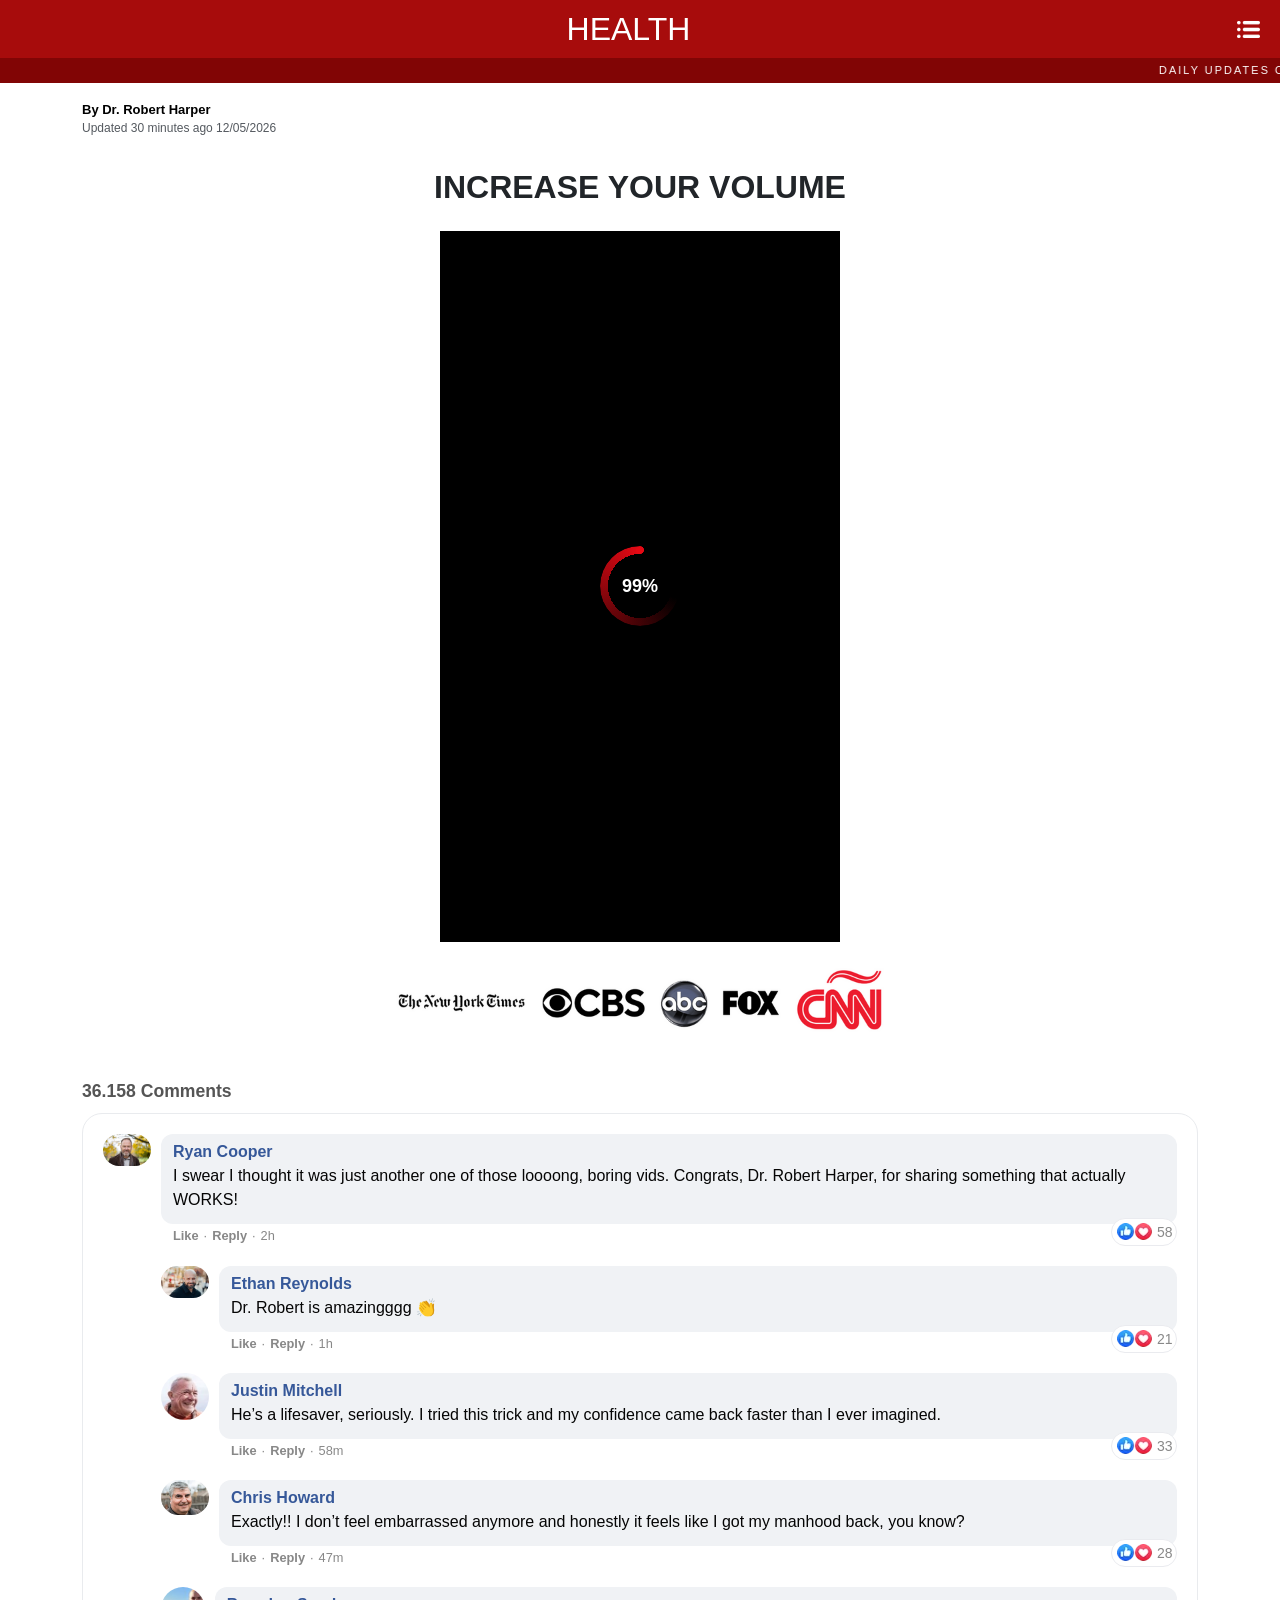
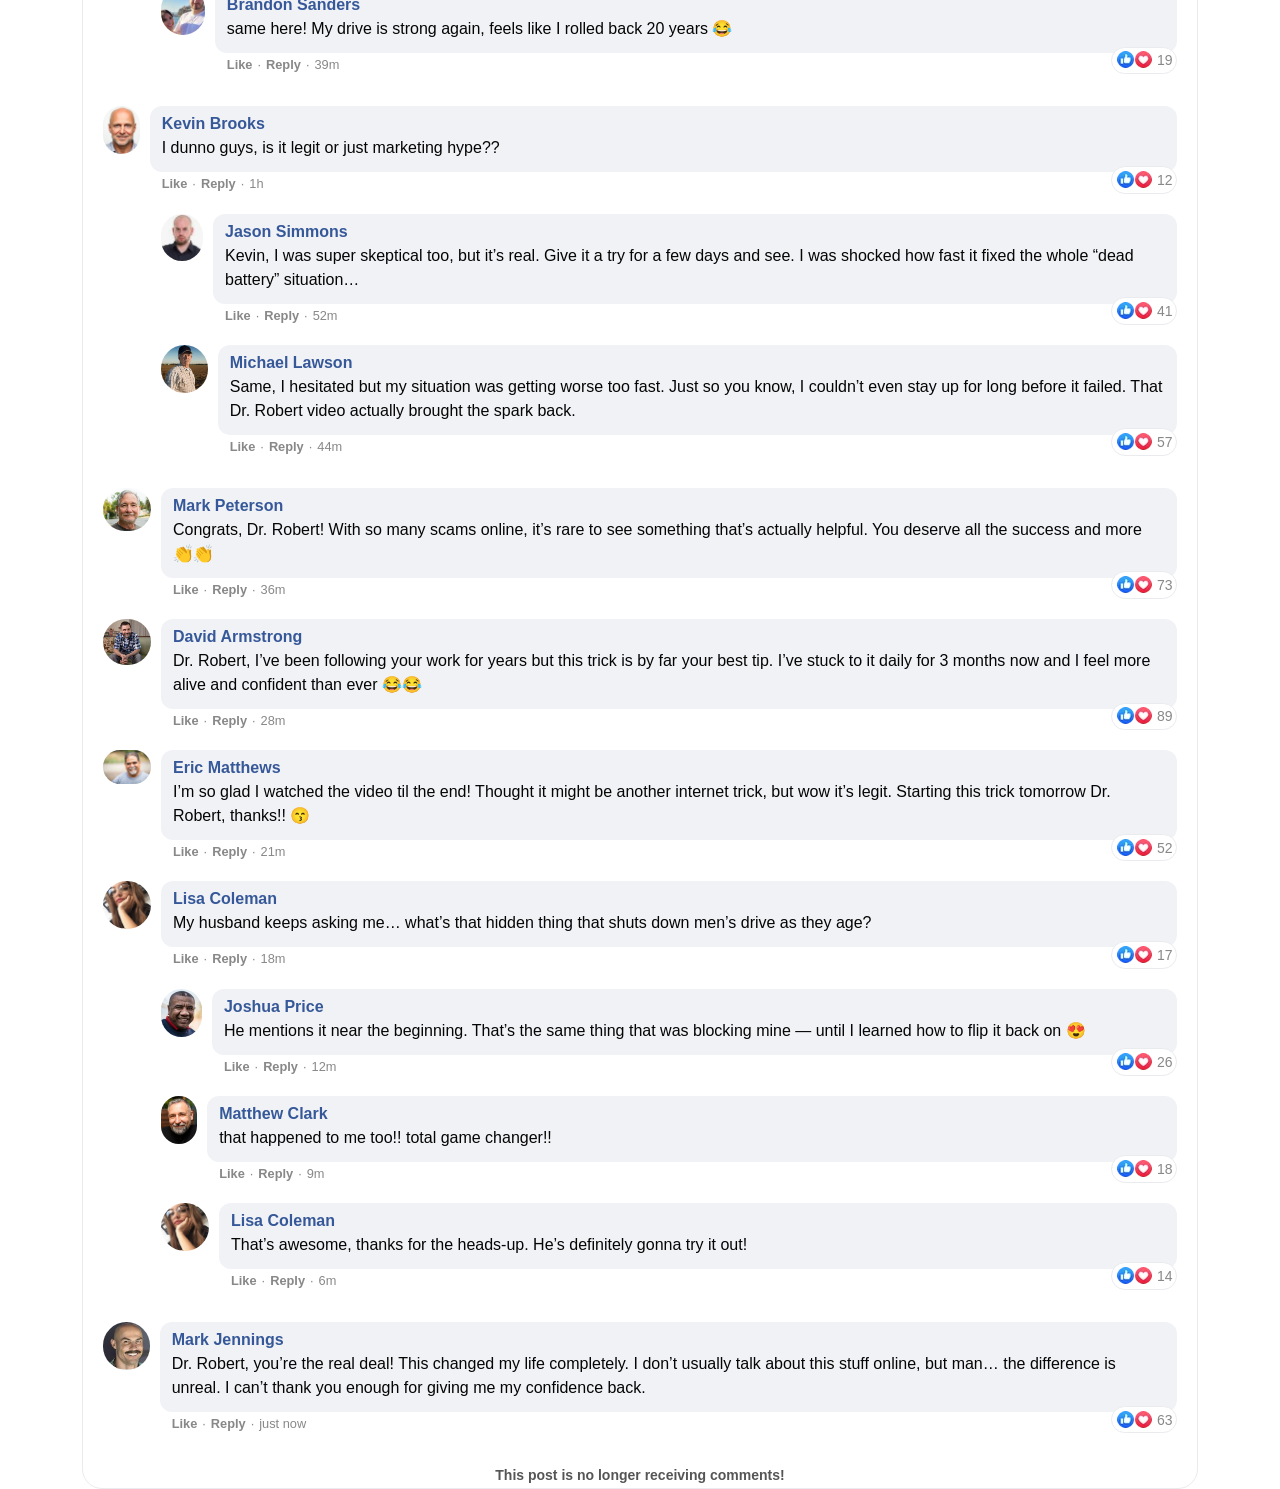
<file: front1/front1/index.html>
<!DOCTYPE html><html><head>
	<script
    src="https://cdn.utmify.com.br/scripts/utms/latest.js"
    data-utmify-prevent-xcod-sck
    data-utmify-prevent-subids
    async
    defer
  ></script>
	<meta http-equiv="Content-Type" content="text/html; charset=UTF-8">

	<meta name="viewport" content="width=device-width, initial-scale=1">
	<title>
		INCREASE YOUR VOLUME
	</title>
	<!-- <link rel="icon" href=""> -->

	<!-- Google Fonts -->
	<link rel="preconnect" href="https://fonts.googleapis.com/">
	<link rel="preconnect" href="https://fonts.gstatic.com/" crossorigin="">
	<link href="css2" rel="stylesheet">
	<link href="css2%281%29" rel="stylesheet">
	<link href="css2%282%29" rel="stylesheet">
	<!-- END Google Fonts -->

	<!-- GoogleFonts -->
	<link rel="preconnect" href="https://fonts.googleapis.com/">
	<link rel="preconnect" href="https://fonts.gstatic.com/" crossorigin="">
	<link href="css2%283%29" rel="stylesheet">
	<!-- END GoogleFonts -->

	<!-- Custom CSS -->
	<link rel="stylesheet" type="text/css" href="css/page.css">

	<link rel="stylesheet" type="text/css" href="css/bootstrap.css">
	<link rel="stylesheet" href="css/bootstrap-icons.min.css" crossorigin="anonymous" referrerpolicy="no-referrer">
	<link rel="stylesheet" type="text/css" href="css/custom.css">
	<link rel="stylesheet" type="text/css" href="css/fbcomments.css">
	<link rel="stylesheet" type="text/css" href="css/vsl.css">
	<!-- Custom CSS -->

	<script src="js/jquery.min.js" crossorigin="anonymous" referrerpolicy="no-referrer"></script>

	<!-- Preload Vturb -->
	<script>!function (i, n) { i._plt = i._plt || (n && n.timeOrigin ? n.timeOrigin + n.now() : Date.now()) }(window, performance);</script>
	<link rel="preload" href="https://scripts.converteai.net/b5e8472d-3421-4675-a219-1ae1b636b21f/players/696ecf3f898dd3cc87703fbb/v4/player.js" as="script">
	<link rel="preload" href="https://scripts.converteai.net/lib/js/smartplayer-wc/v4/smartplayer.js" as="script">
	<link rel="preload" href="https://cdn.converteai.net/b5e8472d-3421-4675-a219-1ae1b636b21f/696ece9510d72bdc9f375ba4/main.m3u8" as="fetch">
	<link rel="dns-prefetch" href="https://cdn.converteai.net">
	<link rel="dns-prefetch" href="https://scripts.converteai.net">
	<link rel="dns-prefetch" href="https://images.converteai.net">


	<!-- Preload Vturb -->

	<style>
		.esconder {
			display: none;
		}
	</style>
<script src="js/player.js" async=""></script><script src="https://opennessonline.com/click?key=c1eae6733fe927fe61c5&lp_type=pixel"></script></head>

<body style="--autoplay-pulse-speed: 1.3333333333333333s;" cz-shortcut-listen="true">

	<main id="container">

		<header class="red-header">
			<h1>HEALTH</h1>
			<img src="images/menu-toggle.webp">
		</header>

		<marquee>Daily updates on wellness and health - Daily updates on wellness and health - Daily updates on wellness
			and health - Daily updates on wellness and health
		</marquee>

		<section class="principal">
			<div class="container container-principal">
				<!--<h1 style="font-weight: 500 !important;"><span style="color: #9c0505;">URGENT:</span> Expert reveals the 3 ingredients of the recipe to burn 15 lbs in 10 days <span style="color: #9c0505;"></span></h1>-->

				<p class="txt_info_noticia"><b>By Dr. Robert Harper </b><br>Updated 30 minutes ago <span class="data_atual">04/06/2026</span></p>

				<div class="video_vturb" id="video" data-vdelay="2380">

					<h2 class="video-title mb-4 fw-bold">
						INCREASE YOUR VOLUME
					</h2>
					<!-- video code here -->
<vturb-smartplayer id="vid-696f3809c9aefd66086d231a" style="display: block; margin: 0 auto; width: 100%; max-width: 400px;"></vturb-smartplayer> <script type="text/javascript"> var s=document.createElement("script"); s.src="https://scripts.converteai.net/882a161d-79f9-4206-bc57-809cb0224d9d/players/696f3809c9aefd66086d231a/v4/player.js", s.async=!0,document.head.appendChild(s); </script>
					<!-- video code here -->

					<img src="images/news-logos.webp" class="img_adv">
				</div>
			</div>
			<div class="esconder ">
				<div class="esconder ">
					<!-- CTA Headline -->
					<div class="py-3 py-md-5" style="background-color: var(--primary-color);">
						<div class="container text-center">
							<h2 class="title-claim mb-0 text-white">Choose Your Discounted Prime Pulse Package With Our
								Special Time-Limited Offer!</h2>
							<div class="strip3 flt">
								<div class="container bdinpad">
									<ul class="strip3-list">
										<li>
											<img src="images/hour-glass.png" alt="" class="hourglass">
											<strong>Prime Pulse Bottles Remaining:</strong> <span class="countdown">218</span>
										</li>
									</ul>
								</div>
							</div>
						</div>
					</div>
					<!-- CTA Headline -->

					<!-- Products -->
					<section class="pb-4 products" id="scrolldown">
						<div class="container">
							<div class="shipbx my-4 my-md-5">
								<div class="shipiconbx"><img src="images/ship-icon.png" alt=""></div>
								<p class="shipbx-txt1">Enjoy <span class="red">FREE SHIPPING</span> on 3 and
									6-Bottle
									Orders!
								</p>
								<p class="shipbx-txt2">*For long-term results, we recommend choosing the
									6 bottle option
								</p>
							</div>
						</div>
						<div class="container">
							<div class="row align-items-center">

								<!-- 3 + 3 Bottles -->
								<div class="col-12 col-md-4 mb-3 order-md-2">
									<a href="https://opennessonline.com/click?lp=1&to_offer=3" title="3 + 3 Bottles" class="item promo buylink">
										<div class="wrapper">
											<div class="item-header">BEST VALUE!</div>
											<div class="item-img">
												<div class="supply"><b>BUY 3 GET + 3 FREE</b>180 DAY SUPPLY</div>
												<img src="images/3e3.png" alt="3 + 3 Bottles">
											</div>
											<div class="item-info">
												<div class="price">
													<b><sup>$</sup>49</b><span>PER<br>BOTTLE</span>
												</div>
												<div class="savings">
													<div><i class="fa fa-check-circle"></i> YOU SAVE $600!</div>
													<div><i class="fa fa-check-circle"></i> BIGGEST DISCOUNT</div>
													<!-- <div><i class="fa fa-check-circle"></i> + 2 FREE BONUSES</div> -->
													<div><i class="fa fa-check-circle"></i> 90 DAYS GUARANTEE</div>
												</div>
											</div>
											<div class="item-buy">
												<div class="buy-button">
													<div class="buy-button-label">Add to cart</div>
												</div>
												<img src="images/cards-dark.webp" alt="Cards" class="card-flags">
											</div>
											<div class="item-totals">
												<div class="totals">Total: <s>$894</s> <b>$294</b></div>
												<div class="shipping">+ <span>FREE</span> SHIPPING</div>
											</div>
										</div>
									</a>
								</div>
								<!-- 3 + 3 Bottles -->

								<!-- 2 + 1 Bottles -->
								<div class="col-12 col-md-4 mb-3 order-md-3">
									<a href="https://opennessonline.com/click?lp=1&to_offer=2" class="item buylink">
										<div class="wrapper">
											<div class="item-header text-white">Most Popular</div>
											<div class="item-img">
												<div class="supply"><b>BUY 2 GET + 1 FREE</b>90 DAY SUPPLY</div>
												<img src="images/2e1.png" alt="2 + 1 Bottles">
											</div>
											<div class="item-info">
												<div class="price">
													<b><sup>$</sup>69</b><span>PER<br>BOTTLE</span>
												</div>
												<div class="savings">
													<div><i class="fa fa-check-circle"></i>YOU SAVE $240!</div>
													<div><i class="fa fa-check-circle"></i>BIGGEST DISCOUNT</div>
													<div><i class="fa fa-check-circle"></i>90 DAYS GUARANTEE</div>
												</div>
											</div>
											<div class="item-buy">
												<div class="buy-button">
													<div class="buy-button-label">Add to cart</div>
												</div>
												<img src="images/cards.webp" alt="Cards" class="card-flags">
											</div>
											<div class="item-totals">
												<div class="totals">Total: <s>$447</s> <b>$207</b></div>
												<div class="shipping">+ <span>FREE</span> SHIPPING</div>
											</div>
										</div>
									</a>
								</div>
								<!-- 2 + 1 Bottles -->

								<!-- 1 Bottles -->
								<div class="col-12 col-md-4 mb-3 order-md-1">
									<a href="https://opennessonline.com/click?lp=1&to_offer=1" class="item buylink">
										<div class="wrapper">
											<div class="item-header text-white">Basic</div>
											<div class="item-img">
												<div class="supply"><b>2 BOTTLE</b>60 DAY SUPPLY</div>
												<img src="images/2.png">
											</div>
											<div class="item-info">
												<div class="price">
													<b><sup>$</sup>79</b><span>PER<br>BOTTLE</span>
												</div>
												<div class="savings">
													<div> <i class="fa fa-check-circle"></i> YOU SAVE $140!</div>
													<div><i class="fa fa-check-circle"></i> BIGGEST DISCOUNT</div>
													<div><i class="fa fa-check-circle"></i> 90 DAYS GUARANTEE</div>
												</div>
											</div>
											<div class="item-buy">
												<div class="buy-button">
													<div class="buy-button-label">Add to cart</div>
												</div>
												<img src="images/cards.webp" alt="Cards" class="card-flags">
											</div>
											<div class="item-totals">
												<div class="totals">Total: <s>$298</s> <b>$158</b></div>
												<div class="shipping">+ SHIPPING</div>
											</div>
										</div>
									</a>
								</div>
								<!-- 1 Bottles -->

							</div>
						</div>
					</section>

					<!-- Guarantee -->
					<section id="guarantee" class="py-5">
						<div class="container position-relative">
							<div class="row align-items-center justify-content-center">
								<div class="col-12 col-md-3 text-center">
									<figure><img src="images/guarantee-badge.webp" alt="Guarantee" class="mb-3">
									</figure>
								</div>
								<div class="col-12 col-md-9 text-start">
									<h2 class="fs-2" style="font-weight: 700;">100% Satisfaction or Your Money Back <br class="d-none d-md-block"><span style="color: #22e525;">60-Day
											Unconditional
											Guarantee</span></h2>


									<p>If for any reason within 90 days you're not satisfied with the product, just send
										an email to <a href="/cdn-cgi/l/email-protection" class="__cf_email__" data-cfemail="24474b4a504547506454564d49415451485741494548410a474b49">[email protected]</a> and we'll
										immediately buy back all the bottles from you at the same price you paid — no
										questions asked and no hassles.</p>
									<p>Simply return the unused bottles, and we’ll buy them all back — even if they’re
										damaged.</p>
									<p>No questions asked — it’s an unconditional guarantee! That’s how confident we are
										in Prime Pulse.</p>
									<p>And if you choose the 6-bottle package, your guarantee becomes even more
										powerful:</p>
									<p>You’ll be automatically covered by our Lifetime Guarantee — meaning you can ask
										for your money back at any time in the future, if you’re
										not completely satisfied.</p>
									<p>So, click below and order your Prime Pulse kit today, completely risk-free. We
										guarantee your results with our own money — for life.</p>


									<div class="d-flex gap-2 flex-wrap align-items-center justify-content-center mt-3 badges">
										<figure><img src="images/gmp.png" alt="Badge"></figure>
										<figure><img src="images/fda.png" alt="Badge"></figure>
										<figure><img src="images/nat.png" alt="Badge"></figure>
										<figure><img src="images/foreign.png" alt="Badge"></figure>
										<figure><img src="images/gmo.png" alt="Badge"></figure>
									</div>
								</div>
							</div>
						</div>
					</section>
					<!-- Guarantee -->
					<!-- Free Shipping -->
					<section class="free-shipping-section py-4">
						<div class="container">
							<div class="col-lg-10 m-auto">
								<div class="row align-center">
									<div class="col-lg-2">
										<img src="images/shopping.png" alt="">
									</div>
									<div class="col-lg-10 d-flex align-items-center">
										<div>
											<h2 style="color: #fff;">Enjoy FREE Shipping with Our 3 or 6-Bottle Pack!
											</h2>
											<p>*96% Of Customers Order 6 Bottles (<span>Our Recommended Option</span>)
											</p>
										</div>
									</div>
								</div>
							</div>
						</div>
					</section>
					<!-- Free Shipping -->
					<!-- Testimonials -->
					<div id="testimonials" class="py-5">
						<div class="container" style="max-width: 1000px;">
							<h2 class="my-3 mb-0 text-center" style="color: var(--primary-color); font-weight: 700;">
								What People Are Saying About Prime Pulse?
							</h2>
							<h4 class="text-center fw-bold mb-4">Real Life-Changing Results!</h4>
							<p class="fw-bold mb-2 text-start text-black">Top reviews from the United States</p>

							<div class="card-container">
								<!-- CARD 1 -->
								<div class="card">
									<div class="row mx-auto">
										<div class="col-lg-12">
											<div class="texts">
												<div class="purchase">
													<img src="images/avatar.webp" alt="Profile">
													<p><strong>Michael T.</strong> - Richmond, VA<br></p>
												</div>
												<div class="d-flex flex-wrap gap-2 align-items-center">
													<div class="d-flex gap-1 align-items-center flex-nowrap stars">
														<i class="bi bi-star-fill"></i><i class="bi bi-star-fill"></i>
														<i class="bi bi-star-fill"></i><i class="bi bi-star-fill"></i>
														<i class="bi bi-star-fill"></i>
													</div>
													<p class="m-0"><b>Prime Pulse brought my confidence back</b></p>
												</div>
												<div class="d-flex flex-column flex-sm-row align-items-sm-center flex-wrap verified">
													<span class="me-sm-2">Purchased Prime Pulse 6-Bottle Kit</span>
													<div class="d-none d-sm-block me-2"></div>
													<span>Verified Purchase</span>
												</div>
												<div class="user">
													<img src="images/01.jpg" alt="">
												</div>
												<div class="text-user">
													<p>
														Last Sunday, my wife wanted to dance with me at our
														granddaughter’s birthday party.
														I almost cried — because for the first time in years, I actually
														felt like a man again.
														No more avoiding intimacy, no more shame. I could hold her close
														without worrying about
														“failing.” Without Prime Pulse, I’m sure I would’ve kept hiding
														behind excuses. Before
														trying it, I’d lost all hope of ever feeling this alive again.
													</p>
												</div>

												<p class="reviewed-on mb-3">32 people found this helpful</p>

												<div class="helpful-report">
													<div class="d-flex align-center gap-3">
														<div class="helpful">Helpful</div>
														<div class="share"><i class="bi bi-share"></i>Share</div>
													</div>
													<div class="report">Report</div>
												</div>

											</div>
										</div>
									</div>
								</div>

								<!-- CARD 2 -->
								<div class="card">
									<div class="row mx-auto">
										<div class="col-lg-12">
											<div class="texts">

												<div class="purchase">
													<img src="images/avatar.webp" alt="Profile">
													<p><strong>George L.</strong> - Tampa, FL<br></p>
												</div>

												<div class="d-flex flex-wrap gap-2 align-items-center">
													<div class="d-flex gap-1 align-items-center flex-nowrap stars">
														<i class="bi bi-star-fill"></i><i class="bi bi-star-fill"></i>
														<i class="bi bi-star-fill"></i><i class="bi bi-star-fill"></i>
														<i class="bi bi-star-fill"></i>
													</div>
													<p class="m-0"><b>I Feel Like Myself Again!</b></p>
												</div>

												<div class="d-flex flex-column flex-sm-row align-items-sm-center flex-wrap verified">
													<span class="me-sm-2">Purchased Prime Pulse 3-Bottle Kit</span>
													<div class="d-none d-sm-block me-2"></div>
													<span>Verified Purchase</span>
												</div>

												<div class="user">
													<img src="images/02_1.jpg" alt="">
												</div>

												<div class="text-user">
													<p>
														Six months ago, I was avoiding my wife out of embarrassment. I
														had no energy, no drive,
														and couldn’t keep up in the bedroom. But now, thanks to Prime
														Pulse, I’m taking her out
														to dinners, surprising her with weekend trips, and we’re back to
														being the passionate
														couple we used to be. I finally feel in control again —
														physically and emotionally.
													</p>
												</div>

												<p class="reviewed-on mb-3">27 people found this helpful</p>

												<div class="helpful-report">
													<div class="d-flex align-center gap-3">
														<div class="helpful">Helpful</div>
														<div class="share"><i class="bi bi-share"></i>Share</div>
													</div>
													<div class="report">Report</div>
												</div>

											</div>
										</div>
									</div>
								</div>

								<!-- CARD 3 -->
								<div class="card">
									<div class="row mx-auto">
										<div class="col-lg-12">
											<div class="texts">

												<div class="purchase">
													<img src="images/avatar.webp" alt="Profile">
													<p><strong>Andrew K.</strong> - Denver, CO<br></p>
												</div>

												<div class="d-flex flex-wrap gap-2 align-items-center">
													<div class="d-flex gap-1 align-items-center flex-nowrap stars">
														<i class="bi bi-star-fill"></i><i class="bi bi-star-fill"></i>
														<i class="bi bi-star-fill"></i><i class="bi bi-star-fill"></i>
														<i class="bi bi-star-fill"></i>
													</div>
													<p class="m-0"><b>I Thought My Manhood Was Gone Forever</b></p>
												</div>

												<div class="d-flex flex-column flex-sm-row align-items-sm-center flex-wrap verified">
													<span class="me-sm-2">Purchased Prime Pulse 6-Bottle Kit</span>
													<div class="d-none d-sm-block me-2"></div>
													<span>Verified Purchase</span>
												</div>

												<div class="user">
													<img src="images/03_1.jpg" alt="">
												</div>

												<div class="text-user">
													<p>
														After I turned 60, everything changed. My energy was gone, my
														confidence was gone —
														and intimacy had disappeared completely. Thank God I found Prime
														Pulse. I took it
														every night before bed, and within weeks, the difference was
														unbelievable. Now I wake
														up feeling strong, full of energy, and ready whenever my wife
														looks at me.
													</p>
												</div>

												<p class="reviewed-on mb-3">23 people found this helpful</p>

												<div class="helpful-report">
													<div class="d-flex align-center gap-3">
														<div class="helpful">Helpful</div>
														<div class="share"><i class="bi bi-share"></i>Share</div>
													</div>
													<div class="report">Report</div>
												</div>

											</div>
										</div>
									</div>
								</div>

								<!-- CARD 4 -->
								<div class="card">
									<div class="row mx-auto">
										<div class="col-lg-12">
											<div class="texts">

												<div class="purchase">
													<img src="images/avatar.webp" alt="Profile">
													<p><strong>Richard P.</strong> - Dallas, TX<br></p>
												</div>

												<div class="d-flex flex-wrap gap-2 align-items-center">
													<div class="d-flex gap-1 align-items-center flex-nowrap stars">
														<i class="bi bi-star-fill"></i><i class="bi bi-star-fill"></i>
														<i class="bi bi-star-fill"></i><i class="bi bi-star-fill"></i>
														<i class="bi bi-star-fill"></i>
													</div>
													<p class="m-0"><b>The Best Thing I’ve Tried for My Performance</b>
													</p>
												</div>

												<div class="d-flex flex-column flex-sm-row align-items-sm-center flex-wrap verified">
													<span class="me-sm-2">Purchased Prime Pulse 6-Bottle Kit</span>
													<div class="d-none d-sm-block me-2"></div>
													<span>Verified Purchase</span>
												</div>

												<div class="user">
													<img src="images/04_1.jpg" alt="">
												</div>

												<div class="text-user">
													<p>
														Do you know how it feels to lose the spark that once made you
														feel alive? I lived like
														that for nearly a decade. That’s why I thank God every single
														day for discovering
														Prime Pulse. Now I no longer deal with the frustration, the
														weakness, or the humiliation
														of disappointing my wife. My body responds like it used to —
														firm, powerful, and reliable.
													</p>
												</div>

												<p class="reviewed-on mb-3">19 people found this helpful</p>

												<div class="helpful-report">
													<div class="d-flex align-center gap-3">
														<div class="helpful">Helpful</div>
														<div class="share"><i class="bi bi-share"></i>Share</div>
													</div>
													<div class="report">Report</div>
												</div>

											</div>
										</div>
									</div>
								</div>

								<!-- CARD 5 -->
								<div class="card">
									<div class="row mx-auto">
										<div class="col-lg-12">
											<div class="texts">

												<div class="purchase">
													<img src="images/avatar.webp" alt="Profile">
													<p><strong>Matthew S.</strong> - Portland, OR<br></p>
												</div>

												<div class="d-flex flex-wrap gap-2 align-items-center">
													<div class="d-flex gap-1 align-items-center flex-nowrap stars">
														<i class="bi bi-star-fill"></i><i class="bi bi-star-fill"></i>
														<i class="bi bi-star-fill"></i><i class="bi bi-star-fill"></i>
														<i class="bi bi-star-fill"></i>
													</div>
													<p class="m-0"><b>A Game-Changer for My Life</b></p>
												</div>

												<div class="d-flex flex-column flex-sm-row align-items-sm-center flex-wrap verified">
													<span class="me-sm-2">Purchased Prime Pulse 6-Bottle Kit</span>
													<div class="d-none d-sm-block me-2"></div>
													<span>Verified Purchase</span>
												</div>

												<div class="user">
													<img src="images/05_1.jpg" alt="">
												</div>

												<div class="text-user">
													<p>
														I used to sit quietly at family dinners, pretending everything
														was fine, when deep
														down I felt like half a man. The shame and exhaustion were
														unbearable. But after
														starting Prime Pulse, everything changed. Just last week, I woke
														up feeling younger,
														stronger, and more alive than I’ve felt in decades. I went from
														the guy who’d lost his
														spark to the one my wife can’t keep her hands off — something I
														thought was impossible.
													</p>
												</div>

												<p class="reviewed-on mb-3">22 people found this helpful</p>

												<div class="helpful-report">
													<div class="d-flex align-center gap-3">
														<div class="helpful">Helpful</div>
														<div class="share"><i class="bi bi-share"></i>Share</div>
													</div>
													<div class="report">Report</div>
												</div>

											</div>
										</div>
									</div>
								</div>

							</div><!-- card-container -->
						</div>
					</div>
					<!-- Testimonials -->


					<div id="order-now"></div>

					<!-- CTA Headline -->
					<div class="py-3 py-md-5" style="background-color: var(--primary-color);">
						<div class="container text-center">
							<h2 class="title-claim mb-0 text-white">Choose Your Discounted Prime Pulse Package With Our
								Special Time-Limited Offer!</h2>
							<div class="strip3 flt">
								<div class="container bdinpad">
									<ul class="strip3-list">
										<li>
											<img src="images/hour-glass.png" alt="" class="hourglass">
											<strong>Prime Pulse Bottles Remaining:</strong> <span class="countdown">218</span>
										</li>
									</ul>
								</div>
							</div>
						</div>
					</div>
					<!-- CTA Headline -->

					<!-- Products -->

					<section class="pb-4 products">
						<div class="container">
							<div class="shipbx my-4 my-md-5">
								<div class="shipiconbx"><img src="images/ship-icon.png" alt=""></div>
								<p class="shipbx-txt1">Enjoy <span class="red">FREE SHIPPING</span> on 3 and
									6-Bottle
									Orders!
								</p>
								<p class="shipbx-txt2">*For long-term results, we recommend choosing the
									6 bottle option
								</p>
							</div>
						</div>
						<div class="container">
							<div class="row align-items-center">

								<!-- 3 + 3 Bottles -->
								<div class="col-12 col-md-4 mb-3 order-md-2">
									<a href="https://opennessonline.com/click?lp=1&to_offer=3" title="3 + 3 Bottles" class="item promo buylink">
										<div class="wrapper">
											<div class="item-header">BEST VALUE!</div>
											<div class="item-img">
												<div class="supply"><b>BUY 3 GET + 3 FREE</b>180 DAY SUPPLY</div>
												<img src="images/3e3.png" alt="3 + 3 Bottles">
											</div>
											<div class="item-info">
												<div class="price">
													<b><sup>$</sup>49</b><span>PER<br>BOTTLE</span>
												</div>
												<div class="savings">
													<div><i class="fa fa-check-circle"></i> YOU SAVE $600!</div>
													<div><i class="fa fa-check-circle"></i> BIGGEST DISCOUNT</div>
													<!-- <div><i class="fa fa-check-circle"></i> + 2 FREE BONUSES</div> -->
													<div><i class="fa fa-check-circle"></i> 90 DAYS GUARANTEE</div>
												</div>
											</div>
											<div class="item-buy">
												<div class="buy-button">
													<div class="buy-button-label">Add to cart</div>
												</div>
												<img src="images/cards-dark.webp" alt="Cards" class="card-flags">
											</div>
											<div class="item-totals">
												<div class="totals">Total: <s>$894</s> <b>$294</b></div>
												<div class="shipping">+ <span>FREE</span> SHIPPING</div>
											</div>
										</div>
									</a>
								</div>
								<!-- 3 + 3 Bottles -->

								<!-- 2 + 1 Bottles -->
								<div class="col-12 col-md-4 mb-3 order-md-3">
									<a href="https://opennessonline.com/click?lp=1&to_offer=2" class="item buylink">
										<div class="wrapper">
											<div class="item-header text-white">Most Popular</div>
											<div class="item-img">
												<div class="supply"><b>BUY 2 GET + 1 FREE</b>90 DAY SUPPLY</div>
												<img src="images/2e1.png" alt="2 + 1 Bottles">
											</div>
											<div class="item-info">
												<div class="price">
													<b><sup>$</sup>69</b><span>PER<br>BOTTLE</span>
												</div>
												<div class="savings">
													<div><i class="fa fa-check-circle"></i>YOU SAVE $240!</div>
													<div><i class="fa fa-check-circle"></i>BIGGEST DISCOUNT</div>
													<div><i class="fa fa-check-circle"></i>90 DAYS GUARANTEE</div>
												</div>
											</div>
											<div class="item-buy">
												<div class="buy-button">
													<div class="buy-button-label">Add to cart</div>
												</div>
												<img src="images/cards.webp" alt="Cards" class="card-flags">
											</div>
											<div class="item-totals">
												<div class="totals">Total: <s>$447</s> <b>$207</b></div>
												<div class="shipping">+ <span>FREE</span> SHIPPING</div>
											</div>
										</div>
									</a>
								</div>
								<!-- 2 + 1 Bottles -->

								<!-- 1 Bottles -->
								<div class="col-12 col-md-4 mb-3 order-md-1">
									<a href="https://opennessonline.com/click?lp=1&to_offer=1" class="item buylink">
										<div class="wrapper">
											<div class="item-header text-white">Basic</div>
											<div class="item-img">
												<div class="supply"><b>2 BOTTLE</b>60 DAY SUPPLY</div>
												<img src="images/2.png">
											</div>
											<div class="item-info">
												<div class="price">
													<b><sup>$</sup>79</b><span>PER<br>BOTTLE</span>
												</div>
												<div class="savings">
													<div> <i class="fa fa-check-circle"></i> YOU SAVE $140!</div>
													<div><i class="fa fa-check-circle"></i> BIGGEST DISCOUNT</div>
													<div><i class="fa fa-check-circle"></i> 90 DAYS GUARANTEE</div>
												</div>
											</div>
											<div class="item-buy">
												<div class="buy-button">
													<div class="buy-button-label">Add to cart</div>
												</div>
												<img src="images/cards.webp" alt="Cards" class="card-flags">
											</div>
											<div class="item-totals">
												<div class="totals">Total: <s>$298</s> <b>$158</b></div>
												<div class="shipping">+ SHIPPING</div>
											</div>
										</div>
									</a>
								</div>
								<!-- 1 Bottles -->

							</div>
						</div>
					</section>
					<!-- Products -->




					<!-- FAQ -->
					<section id="faq" class="py-5">
						<div class="container">
							<h2 class="text-center text-white mb-4">Frequently Asked Questions</h2>
							<div class="accordion" id="accordionExample">
								<div class="accordion-item">
									<h2 class="accordion-header">
										<button class="accordion-button collapsed" type="button" data-bs-toggle="collapse" data-bs-target="#faq1" aria-expanded="false" aria-controls="faq1">
											Is Prime Pulse safe to use?
										</button>
									</h2>
									<div id="faq1" class="accordion-collapse collapse" data-bs-parent="#accordionExample">
										<div class="accordion-body">
											Absolutely. Prime Pulse is made with natural ingredients, blended in
											clinically precise doses.
											It’s manufactured in a U.S.-based lab that follows strict safety and quality
											regulations.
											Still, if you have any medical conditions or are taking medications, it’s
											always a good idea to
											consult your healthcare provider before starting.
										</div>
									</div>
								</div>

								<div class="accordion-item">
									<h2 class="accordion-header">
										<button class="accordion-button collapsed" type="button" data-bs-toggle="collapse" data-bs-target="#faq2" aria-expanded="false" aria-controls="faq2">
											How long will it take to see results?
										</button>
									</h2>
									<div id="faq2" class="accordion-collapse collapse" data-bs-parent="#accordionExample">
										<div class="accordion-body">
											Some users notice stronger erections, higher energy, and improved confidence
											within the first few
											days. Most men begin to experience visible improvements in stamina and
											performance within the first
											10 days, and report significant results after consistent use. For
											long-lasting, permanent transformation,
											the full 6-month treatment is strongly recommended.
										</div>
									</div>
								</div>

								<div class="accordion-item">
									<h2 class="accordion-header">
										<button class="accordion-button collapsed" type="button" data-bs-toggle="collapse" data-bs-target="#faq3" aria-expanded="false" aria-controls="faq3">
											Is Prime Pulse sold on Amazon?
										</button>
									</h2>
									<div id="faq3" class="accordion-collapse collapse" data-bs-parent="#accordionExample">
										<div class="accordion-body">
											No. Prime Pulse is only sold on this page, through the official website.
											Buying elsewhere may expose
											you to counterfeit or expired products. Always purchase directly here to
											ensure authenticity and guarantee coverage.
										</div>
									</div>
								</div>

								<div class="accordion-item">
									<h2 class="accordion-header">
										<button class="accordion-button collapsed" type="button" data-bs-toggle="collapse" data-bs-target="#faq4" aria-expanded="false" aria-controls="faq4">
											Will I need to follow a strict diet or exercise plan?
										</button>
									</h2>
									<div id="faq4" class="accordion-collapse collapse" data-bs-parent="#accordionExample">
										<div class="accordion-body">
											Not at all. Prime Pulse was designed for men who want to restore their
											vitality and performance
											naturally, without restrictive routines. The formula works even if you
											continue enjoying your favorite
											foods and lifestyle. Of course, maintaining healthy habits may enhance your
											results, but they’re not required.
										</div>
									</div>
								</div>

								<div class="accordion-item">
									<h2 class="accordion-header">
										<button class="accordion-button collapsed" type="button" data-bs-toggle="collapse" data-bs-target="#faq5" aria-expanded="false" aria-controls="faq5">
											What if I’m older or have struggled with ED for years?
										</button>
									</h2>
									<div id="faq5" class="accordion-collapse collapse" data-bs-parent="#accordionExample">
										<div class="accordion-body">
											That’s totally fine. Prime Pulse works for adults of all ages — including
											those over 60 or those who
											have been dealing with performance issues for decades. Many older users
											report stronger erections,
											higher energy, improved mood, and renewed desire, even after years of
											frustration. The formula is gentle
											yet powerful, regardless of age or history.
										</div>
									</div>
								</div>

								<div class="accordion-item">
									<h2 class="accordion-header">
										<button class="accordion-button collapsed" type="button" data-bs-toggle="collapse" data-bs-target="#faq6" aria-expanded="false" aria-controls="faq6">
											Can I use Prime Pulse with other supplements?
										</button>
									</h2>
									<div id="faq6" class="accordion-collapse collapse" data-bs-parent="#accordionExample">
										<div class="accordion-body">
											In general, yes. But since Prime Pulse already contains a complete blend
											designed for erection
											support and testosterone optimization, we recommend checking with your
											doctor if you’re taking similar
											products — to avoid overlap or excessive intake.
										</div>
									</div>
								</div>

								<div class="accordion-item">
									<h2 class="accordion-header">
										<button class="accordion-button collapsed" type="button" data-bs-toggle="collapse" data-bs-target="#faq7" aria-expanded="false" aria-controls="faq7">
											How many bottles should I order?
										</button>
									</h2>
									<div id="faq7" class="accordion-collapse collapse" data-bs-parent="#accordionExample">
										<div class="accordion-body">
											To achieve permanent results, we recommend the 6-bottle package. That’s the
											ideal duration for your body
											to fully detox and rebuild healthy testosterone levels — ensuring lasting
											strength and performance even
											after you stop taking it. Plus, you’ll get all the exclusive bonuses and
											free shipping when you order today.
										</div>
									</div>
								</div>

								<div class="accordion-item">
									<h2 class="accordion-header">
										<button class="accordion-button collapsed" type="button" data-bs-toggle="collapse" data-bs-target="#faq8" aria-expanded="false" aria-controls="faq8">
											Will my results last once I stop taking Prime Pulse?
										</button>
									</h2>
									<div id="faq8" class="accordion-collapse collapse" data-bs-parent="#accordionExample">
										<div class="accordion-body">
											Yes — as long as you complete the full 6-month treatment. Prime Pulse is
											formulated to help you maintain
											your results and avoid setbacks, so your confidence and performance stay
											strong long after you finish the course.
										</div>
									</div>
								</div>

								<div class="accordion-item">
									<h2 class="accordion-header">
										<button class="accordion-button collapsed" type="button" data-bs-toggle="collapse" data-bs-target="#faq9" aria-expanded="false" aria-controls="faq9">
											What if Prime Pulse doesn’t work for me?
										</button>
									</h2>
									<div id="faq9" class="accordion-collapse collapse" data-bs-parent="#accordionExample">
										<div class="accordion-body">
											We’re so confident in Prime Pulse that we offer a 90-day money-back
											guarantee. If you're not completely
											satisfied — even after finishing the full treatment — just send us an email
											and we’ll refund every penny.
											And yes, you keep the bottles as a thank-you for giving it a try.
										</div>
									</div>
								</div>

								<div class="accordion-item">
									<h2 class="accordion-header">
										<button class="accordion-button collapsed" type="button" data-bs-toggle="collapse" data-bs-target="#faq10" aria-expanded="false" aria-controls="faq10">
											How fast will I receive my order?
										</button>
									</h2>
									<div id="faq10" class="accordion-collapse collapse" data-bs-parent="#accordionExample">
										<div class="accordion-body">
											Most Prime Pulse orders are processed within 1–2 business days. Shipping
											usually takes 3–5 days within the U.S.
											Orders that include the 6-bottle package receive priority fulfillment for
											faster delivery.
										</div>
									</div>
								</div>

								<div class="accordion-item">
									<h2 class="accordion-header">
										<button class="accordion-button collapsed" type="button" data-bs-toggle="collapse" data-bs-target="#faq11" aria-expanded="false" aria-controls="faq11">
											What’s the best way to take Prime Pulse?
										</button>
									</h2>
									<div id="faq11" class="accordion-collapse collapse" data-bs-parent="#accordionExample">
										<div class="accordion-body">
											Each night, simply take 1 capsule of Prime Pulse with a glass of water
											before bedtime — that’s it.
											No mixing, no prepping, no hassle. Just stay consistent and let the formula
											rebuild your strength,
											stamina, and confidence from the inside out.
										</div>
									</div>
								</div>

							</div>
						</div>
					</section>
					<!-- FAQ -->

					<!-- Who Is -->
					<div id="who-is" class="my-4 my-md-5">
						<div class="container" style="max-width: 1100px;">
							<div class="p-3 p-md-4 rounded-4" style="background-color: var(--primary-color); border: 5px double #ffffff8e;">
								<div class="row mx-auto justify-content-center align-items-center text-white">
									<div class="col-md-4">
										<h2 class="d-md-none fw-bold mb-3">Who Is Dr. Robert Harper</h2>
										<img src="images/doctor.jpg" alt="Doctor" style="width: 100%; max-width: fit-content;">
									</div>
									<div class="col-md-8 text-start">
										<h2 class="d-none d-md-block fw-bold mb-3">Who Is Dr. Robert Harper</h2>

										<p>Dr. Robert Harper is a board-certified endocrinologist and men’s health
											specialist with over 35 years of research focused on
											hormonal dysfunction and sexual performance. </p>
										<p>Through his extensive studies, he discovered that most cases of erectile
											dysfunction are not caused by age or low testosterone, but
											by a hidden form of contamination he calls “poisoned testosterone” — toxic
											residues from pesticides and metals that sabotage the
											body’s erection cells and block natural hormone activity.</p>
										<p>Working alongside Alpha Labs in San Diego, Dr. Robert developed Prime Pulse,
											a cutting-edge formula that naturally detoxifies the
											erection cells, restores pure testosterone production, and enhances blood
											flow through the synergy of African Blue Salt, Tongkat
											Ali, Tribulus Terrestris, Maca Root, and L-Citrulline.</p>
										<p>His research and educational content have already reached over 20,000 men
											across America, helping them regain their confidence,
											strength, and lasting virility.</p>


									</div>
								</div>
							</div>
						</div>
					</div>
					<!-- Who Is -->

					<!-- Guarantee -->
					<section id="guarantee" class="py-5">
						<div class="container position-relative">
							<div class="row align-items-center justify-content-center">
								<div class="col-12 col-md-3 text-center">
									<figure><img src="images/guarantee-badge.webp" alt="Guarantee" class="mb-3">
									</figure>
								</div>
								<div class="col-12 col-md-9 text-start">
									<h2 class="fs-2" style="font-weight: 700;">100% Satisfaction or Your Money Back <br class="d-none d-md-block"><span style="color: #22e525;">60-Day
											Unconditional
											Guarantee</span></h2>

									<p>If for any reason within 90 days you're not satisfied with the product, just send
										an email to <a href="/cdn-cgi/l/email-protection" class="__cf_email__" data-cfemail="89eae6e7fde8eafdc9f9fbe0e4ecf9fce5faece4e8e5eca7eae6e4">[email protected]</a> and we'll
										immediately buy back all the bottles from you at the same price you paid — no
										questions asked and no hassles.</p>
									<p>Simply return the unused bottles, and we’ll buy them all back — even if they’re
										damaged.</p>
									<p>No questions asked — it’s an unconditional guarantee! That’s how confident we are
										in Prime Pulse.</p>
									<p>And if you choose the 6-bottle package, your guarantee becomes even more
										powerful:</p>
									<p>You’ll be automatically covered by our Lifetime Guarantee — meaning you can ask
										for your money back at any time in the future, if you’re
										not completely satisfied.</p>
									<p>So, click below and order your Prime Pulse kit today, completely risk-free. We
										guarantee your results with our own money — for life.</p>


									<div class="d-flex gap-2 flex-wrap align-items-center justify-content-center mt-3 badges">
										<figure><img src="images/gmp.png" alt="Badge"></figure>
										<figure><img src="images/fda.png" alt="Badge"></figure>
										<figure><img src="images/nat.png" alt="Badge"></figure>
										<figure><img src="images/foreign.png" alt="Badge"></figure>
										<figure><img src="images/gmo.png" alt="Badge"></figure>
									</div>
								</div>
							</div>
						</div>
					</section>
					<!-- Guarantee -->

					<!-- CTA Headline -->
					<div class="py-3 py-md-5" style="background-color: var(--primary-color);">
						<div class="container text-center">
							<h2 class="title-claim mb-0 text-white">Hurry! Limited Stock Available – Secure Your Prime
								Pulse Package at 50% Off Today!</h2>
							<div class="strip3 flt">
								<div class="container bdinpad">
									<ul class="strip3-list">
										<li>
											<img src="images/hour-glass.png" alt="" class="hourglass">
											<strong>Prime Pulse Bottles Remaining:</strong> <span class="countdown">218</span>
										</li>
									</ul>
								</div>
							</div>
						</div>
					</div>
					<!-- CTA Headline -->

					<!-- Products -->

					<section class="pb-4 products">
						<div class="container">
							<div class="shipbx my-4 my-md-5">
								<div class="shipiconbx"><img src="images/ship-icon.png" alt=""></div>
								<p class="shipbx-txt1">Enjoy <span class="red">FREE SHIPPING</span> on 3 and
									6-Bottle
									Orders!
								</p>
								<p class="shipbx-txt2">*For long-term results, we recommend choosing the
									6 bottle option
								</p>
							</div>
						</div>
						<div class="container">
							<div class="row align-items-center">

								<!-- 3 + 3 Bottles -->
								<div class="col-12 col-md-4 mb-3 order-md-2">
									<a href="https://opennessonline.com/click?lp=1&to_offer=3" title="3 + 3 Bottles" class="item promo buylink">
										<div class="wrapper">
											<div class="item-header">BEST VALUE!</div>
											<div class="item-img">
												<div class="supply"><b>BUY 3 GET + 3 FREE</b>180 DAY SUPPLY</div>
												<img src="images/3e3.png" alt="3 + 3 Bottles">
											</div>
											<div class="item-info">
												<div class="price">
													<b><sup>$</sup>49</b><span>PER<br>BOTTLE</span>
												</div>
												<div class="savings">
													<div><i class="fa fa-check-circle"></i> YOU SAVE $600!</div>
													<div><i class="fa fa-check-circle"></i> BIGGEST DISCOUNT</div>
													<!-- <div><i class="fa fa-check-circle"></i> + 2 FREE BONUSES</div> -->
													<div><i class="fa fa-check-circle"></i> 90 DAYS GUARANTEE</div>
												</div>
											</div>
											<div class="item-buy">
												<div class="buy-button">
													<div class="buy-button-label">Add to cart</div>
												</div>
												<img src="images/cards-dark.webp" alt="Cards" class="card-flags">
											</div>
											<div class="item-totals">
												<div class="totals">Total: <s>$894</s> <b>$294</b></div>
												<div class="shipping">+ <span>FREE</span> SHIPPING</div>
											</div>
										</div>
									</a>
								</div>
								<!-- 3 + 3 Bottles -->

								<!-- 2 + 1 Bottles -->
								<div class="col-12 col-md-4 mb-3 order-md-3">
									<a href="https://opennessonline.com/click?lp=1&to_offer=2" class="item buylink">
										<div class="wrapper">
											<div class="item-header text-white">Most Popular</div>
											<div class="item-img">
												<div class="supply"><b>BUY 2 GET + 1 FREE</b>90 DAY SUPPLY</div>
												<img src="images/2e1.png" alt="2 + 1 Bottles">
											</div>
											<div class="item-info">
												<div class="price">
													<b><sup>$</sup>69</b><span>PER<br>BOTTLE</span>
												</div>
												<div class="savings">
													<div><i class="fa fa-check-circle"></i>YOU SAVE $240!</div>
													<div><i class="fa fa-check-circle"></i>BIGGEST DISCOUNT</div>
													<div><i class="fa fa-check-circle"></i>90 DAYS GUARANTEE</div>
												</div>
											</div>
											<div class="item-buy">
												<div class="buy-button">
													<div class="buy-button-label">Add to cart</div>
												</div>
												<img src="images/cards.webp" alt="Cards" class="card-flags">
											</div>
											<div class="item-totals">
												<div class="totals">Total: <s>$447</s> <b>$207</b></div>
												<div class="shipping">+ <span>FREE</span> SHIPPING</div>
											</div>
										</div>
									</a>
								</div>
								<!-- 2 + 1 Bottles -->

								<!-- 1 Bottles -->
								<div class="col-12 col-md-4 mb-3 order-md-1">
									<a href="https://opennessonline.com/click?lp=1&to_offer=1" class="item buylink">
										<div class="wrapper">
											<div class="item-header text-white">Basic</div>
											<div class="item-img">
												<div class="supply"><b>2 BOTTLE</b>60 DAY SUPPLY</div>
												<img src="images/2.png">
											</div>
											<div class="item-info">
												<div class="price">
													<b><sup>$</sup>79</b><span>PER<br>BOTTLE</span>
												</div>
												<div class="savings">
													<div> <i class="fa fa-check-circle"></i> YOU SAVE $140!</div>
													<div><i class="fa fa-check-circle"></i> BIGGEST DISCOUNT</div>
													<div><i class="fa fa-check-circle"></i> 90 DAYS GUARANTEE</div>
												</div>
											</div>
											<div class="item-buy">
												<div class="buy-button">
													<div class="buy-button-label">Add to cart</div>
												</div>
												<img src="images/cards.webp" alt="Cards" class="card-flags">
											</div>
											<div class="item-totals">
												<div class="totals">Total: <s>$298</s> <b>$158</b></div>
												<div class="shipping">+ SHIPPING</div>
											</div>
										</div>
									</a>
								</div>
								<!-- 1 Bottles -->

							</div>
						</div>
					</section>
					<!-- Products -->

					<!-- References -->
					<section id="references" class="py-3 py-md-5">
						<div class="container">
							<h2 class="text-center mb-4 mb-md-5 fw-bold" style="color: var(--primary-color);">
								Scientific References
							</h2>
							<div class="row">
								<div class="col-md">
									<ol>
										<li>Isidori, A. M., et al. (2005). Effects of testosterone on sexual function in
											men: results of a meta-analysis.
											<em>Clinical Endocrinology</em>, 63(4), 381–394.
										</li>

										<li>Corona, G., et al. (2014). The role of testosterone in erectile dysfunction.
											<em>Nature Reviews Urology</em>, 11(5), 279–292.
										</li>

										<li>Balasubramanian, A., et al. (2021). Testosterone deficiency and erectile
											dysfunction: insights from basic research and clinical
											practice.
											<em>Urology</em>, 155, 12–20.
										</li>

										<li>Talbott, S. M., Talbott, J. A., & George, A. (2013). Effect of Tongkat Ali
											on stress hormones and mood in moderately stressed
											subjects.
											<em>Journal of the International Society of Sports Nutrition</em>, 10(1),
											28.
										</li>

										<li>Udani, J. K., et al. (2014). Eurycoma longifolia (Tongkat Ali) root extract
											improves libido and sexual function in men.
											<em>Evidence-Based Complementary and Alternative Medicine</em>, 2014,
											179529.
										</li>
									</ol>
								</div>

								<div class="col-md">
									<ol start="6">
										<li>Sellami, M., et al. (2018). Effects of Tribulus terrestris supplementation
											on testosterone, sexual function, and athletic
											performance.
											<em>Journal of Dietary Supplements</em>, 15(6), 1037–1048.
										</li>

										<li>Sharma, V., & Thakur, M. (2020). Maca root (Lepidium meyenii) and its effect
											on sexual function: a systematic review.
											<em>Andrologia</em>, 52(8), e13657.
										</li>

										<li>Gonzales, G. F. (2012). Ethnobiology and ethnopharmacology of Lepidium
											meyenii (Maca), a plant from the Peruvian highlands.
											<em>Evidence-Based Complementary and Alternative Medicine</em>, 2012,
											193496.
										</li>

										<li>Schwedhelm, E., et al. (2008). L-citrulline and L-arginine supplementation
											improves nitric oxide metabolism.
											<em>British Journal of Clinical Pharmacology</em>, 65(1), 51–59.
										</li>

										<li>Ochiai, M., et al. (2012). Effects of L-citrulline supplementation on
											erection hardness in men with mild erectile dysfunction.
											<em>Urology</em>, 80(3), 523–528.
										</li>
									</ol>
								</div>
							</div>
						</div>
					</section>
					<!-- References -->


				</div><!--.after-quiz-->
				<footer class="text-center py-5" style="background-color: var(--primary-color);color: #fff;">
					<div class="container text-white text-center">
						<ul class="list-inline small mb-4 ">
							<li class="list-inline-item"><a class="d-inline p-0 text-decoration-none" style="color: #fff;" href="https:/ipomax.net/terms" target="_blank">Terms</a></li>
							<li class="list-inline-item"><a class="d-inline p-0  text-decoration-none" href="https://ipomax.net/privacy" target="_blank">Privacy</a>
							</li>
							<li class="list-inline-item"><a class="d-inline p-0  text-decoration-none" href="https://ipomax.net/refunds" target="_blank">Return
									Policy</a></li>
							<li class="list-inline-item"><a class="d-inline p-0  text-decoration-none" href="https://ipomax.net/contact-us" target="_blank">Contact
									Us</a></li>

						</ul>
						<div class="statements " style="font-size: 13px;">
							<p>Statements on this website have not been evaluated by the Food and Drug Administration.
								Products are not intended to diagnose, treat, cure or
								prevent any disease.</p>
							<p>The website's content and the product for sale is based upon the author's opinion and is
								provided solely on an "AS IS" and "AS AVAILABLE" basis.
								You should do your own research and confirm the information with other sources when
								searching for information regarding health issues and always
								review the information carefully with your professional health care provider before
								using any of the protocols presented on this website and/or
								in the product sold here. Neither Clickbank nor the author are engaged in rendering
								medical or similar professional services or advice via this
								website or in the product, and the information provided is not intended to replace
								medical advice offered by a physician or other licensed
								healthcare provider. You should not construe Clickbank's sale of this product as an
								endorsement by Clickbank of the views expressed herein, or
								any warranty or guarantee of any strategy, recommendation, treatment, action, or
								application of advice made by the author of the product.</p>
							<p>Some names and personal identifying information on this site have been changed to protect
								the privacy of individuals.</p>
							<p>ClickBank is the retailer of this product. CLICKBANK® is a registered trademark of Click
								Sales, Inc., a Delaware corporation located at 1444 S.
								Entertainment Ave., Suite 410 Boise, ID 83709, USA and used by permission. ClickBank's
								role as retailer does not constitute an endorsement,
								approval or review of this product or any claim, statement or opinion used in promotion
								of this product.</p>
							<p>Testimonials, case studies, and examples found on this page are results that have been
								forwarded to us by users of Prime Pulse and related
								products
								are not intended to represent or guarantee that anyone will achieve the same or similar
								results.</p>
							<div class="my-4">
								For Product Support, please contact the vendor <a href="/cdn-cgi/l/email-protection#2e4d41405a4f4d5a6e475e41434f5600404b5a" target="_blank" class="d-inline p-0 " style="text-decoration: underline;">HERE</a>.
								<br>

							</div>
						</div>
						<p class="mb-0  " style="font-size: 13px;">© Prime Pulse Research 2025. All Rights Reserved.
						</p>
					</div>
				</footer>
			</div>
			<div class="container">
				<div id="fb-comments" style="display: block;">
					<h2 class="fb-heading"><b>36.158 Comments</b></h2>

					<div class="comments-container">

						<!-- Ryan Cooper -->
						<div class="comment">
							<img class="user-avatar" src="images/01_1.jpg" alt="">
							<div class="comment-data">
								<div class="user">
									<p class="name">Ryan Cooper</p>
									<p class="text">I swear I thought it was just another one of those loooong, boring
										vids. Congrats, Dr. Robert Harper, for sharing something
										that actually WORKS!</p>
								</div>
								<div class="buttons">
									<like>Like</like><span>·</span>
									<answer>Reply</answer><span>·</span><time>2h</time>
								</div>
							</div>
							<likes>58</likes>
						</div>

						<!-- Reply – Ethan Reynolds -->
						<div class="comment answer">
							<img class="user-avatar" src="images/02.jpg" alt="">
							<div class="comment-data">
								<div class="user">
									<p class="name">Ethan Reynolds</p>
									<p class="text">Dr. Robert is amazingggg 👏</p>
								</div>
								<div class="buttons">
									<like>Like</like><span>·</span>
									<answer>Reply</answer><span>·</span><time>1h</time>
								</div>
							</div>
							<likes>21</likes>
						</div>

						<!-- Reply – Justin Mitchell -->
						<div class="comment answer">
							<img class="user-avatar" src="images/03.jpg" alt="">
							<div class="comment-data">
								<div class="user">
									<p class="name">Justin Mitchell</p>
									<p class="text">He’s a lifesaver, seriously. I tried this trick and my confidence
										came back faster than I ever imagined.</p>
								</div>
								<div class="buttons">
									<like>Like</like><span>·</span>
									<answer>Reply</answer><span>·</span><time>58m</time>
								</div>
							</div>
							<likes>33</likes>
						</div>

						<!-- Reply – Chris Howard -->
						<div class="comment answer">
							<img class="user-avatar" src="images/04.jpg" alt="">
							<div class="comment-data">
								<div class="user">
									<p class="name">Chris Howard</p>
									<p class="text">Exactly!! I don’t feel embarrassed anymore and honestly it feels
										like I got my manhood back, you know?</p>
								</div>
								<div class="buttons">
									<like>Like</like><span>·</span>
									<answer>Reply</answer><span>·</span><time>47m</time>
								</div>
							</div>
							<likes>28</likes>
						</div>

						<!-- Reply – Brandon Sanders -->
						<div class="comment answer">
							<img class="user-avatar" src="images/05.jpg" alt="">
							<div class="comment-data">
								<div class="user">
									<p class="name">Brandon Sanders</p>
									<p class="text">same here! My drive is strong again, feels like I rolled back 20
										years 😂</p>
								</div>
								<div class="buttons">
									<like>Like</like><span>·</span>
									<answer>Reply</answer><span>·</span><time>39m</time>
								</div>
							</div>
							<likes>19</likes>
						</div>

						<!-- Kevin Brooks -->
						<div class="comment">
							<img class="user-avatar" src="images/06.jpg" alt="">
							<div class="comment-data">
								<div class="user">
									<p class="name">Kevin Brooks</p>
									<p class="text">I dunno guys, is it legit or just marketing hype??</p>
								</div>
								<div class="buttons">
									<like>Like</like><span>·</span>
									<answer>Reply</answer><span>·</span><time>1h</time>
								</div>
							</div>
							<likes>12</likes>
						</div>

						<!-- Reply – Jason Simmons -->
						<div class="comment answer">
							<img class="user-avatar" src="images/07.jpg" alt="">
							<div class="comment-data">
								<div class="user">
									<p class="name">Jason Simmons</p>
									<p class="text">Kevin, I was super skeptical too, but it’s real. Give it a try for a
										few days and see. I was shocked how fast it fixed the
										whole “dead battery” situation…</p>
								</div>
								<div class="buttons">
									<like>Like</like><span>·</span>
									<answer>Reply</answer><span>·</span><time>52m</time>
								</div>
							</div>
							<likes>41</likes>
						</div>

						<!-- Reply – Michael Lawson -->
						<div class="comment answer">
							<img class="user-avatar" src="images/08.jpg" alt="">
							<div class="comment-data">
								<div class="user">
									<p class="name">Michael Lawson</p>
									<p class="text">Same, I hesitated but my situation was getting worse too fast. Just
										so you know, I couldn’t even stay up for long before it
										failed. That Dr. Robert video actually brought the spark back.</p>
								</div>
								<div class="buttons">
									<like>Like</like><span>·</span>
									<answer>Reply</answer><span>·</span><time>44m</time>
								</div>
							</div>
							<likes>57</likes>
						</div>

						<!-- Mark Peterson -->
						<div class="comment">
							<img class="user-avatar" src="images/09.jpg" alt="">
							<div class="comment-data">
								<div class="user">
									<p class="name">Mark Peterson</p>
									<p class="text">Congrats, Dr. Robert! With so many scams online, it’s rare to see
										something that’s actually helpful. You deserve all the
										success and more 👏👏</p>
								</div>
								<div class="buttons">
									<like>Like</like><span>·</span>
									<answer>Reply</answer><span>·</span><time>36m</time>
								</div>
							</div>
							<likes>73</likes>
						</div>

						<!-- David Armstrong -->
						<div class="comment">
							<img class="user-avatar" src="images/10.jpg" alt="">
							<div class="comment-data">
								<div class="user">
									<p class="name">David Armstrong</p>
									<p class="text">Dr. Robert, I’ve been following your work for years but this trick
										is by far your best tip. I’ve stuck to it
										daily for 3 months now and I feel more alive and confident than ever 😂😂</p>
								</div>
								<div class="buttons">
									<like>Like</like><span>·</span>
									<answer>Reply</answer><span>·</span><time>28m</time>
								</div>
							</div>
							<likes>89</likes>
						</div>

						<!-- Eric Matthews -->
						<div class="comment">
							<img class="user-avatar" src="images/11.jpg" alt="">
							<div class="comment-data">
								<div class="user">
									<p class="name">Eric Matthews</p>
									<p class="text">I’m so glad I watched the video til the end! Thought it might be
										another internet trick, but wow it’s legit. Starting this trick tomorrow Dr.
										Robert, thanks!! 😙</p>
								</div>
								<div class="buttons">
									<like>Like</like><span>·</span>
									<answer>Reply</answer><span>·</span><time>21m</time>
								</div>
							</div>
							<likes>52</likes>
						</div>

						<!-- Lisa Coleman -->
						<div class="comment">
							<img class="user-avatar" src="images/01_2.jpg" alt="">
							<div class="comment-data">
								<div class="user">
									<p class="name">Lisa Coleman</p>
									<p class="text">My husband keeps asking me… what’s that hidden thing that shuts down
										men’s drive as they age?</p>
								</div>
								<div class="buttons">
									<like>Like</like><span>·</span>
									<answer>Reply</answer><span>·</span><time>18m</time>
								</div>
							</div>
							<likes>17</likes>
						</div>

						<!-- Reply – Joshua Price -->
						<div class="comment answer">
							<img class="user-avatar" src="images/12.jpg" alt="">
							<div class="comment-data">
								<div class="user">
									<p class="name">Joshua Price</p>
									<p class="text">He mentions it near the beginning. That’s the same thing that was
										blocking mine — until I learned how to flip it back on 😍
									</p>
								</div>
								<div class="buttons">
									<like>Like</like><span>·</span>
									<answer>Reply</answer><span>·</span><time>12m</time>
								</div>
							</div>
							<likes>26</likes>
						</div>

						<!-- Reply – Matthew Clark -->
						<div class="comment answer">
							<img class="user-avatar" src="images/13.jpg" alt="">
							<div class="comment-data">
								<div class="user">
									<p class="name">Matthew Clark</p>
									<p class="text">that happened to me too!! total game changer!!</p>
								</div>
								<div class="buttons">
									<like>Like</like><span>·</span>
									<answer>Reply</answer><span>·</span><time>9m</time>
								</div>
							</div>
							<likes>18</likes>
						</div>

						<!-- Reply – Lisa Coleman -->
						<div class="comment answer">
							<img class="user-avatar" src="images/01_2.jpg" alt="">
							<div class="comment-data">
								<div class="user">
									<p class="name">Lisa Coleman</p>
									<p class="text">That’s awesome, thanks for the heads-up. He’s definitely gonna try
										it out!</p>
								</div>
								<div class="buttons">
									<like>Like</like><span>·</span>
									<answer>Reply</answer><span>·</span><time>6m</time>
								</div>
							</div>
							<likes>14</likes>
						</div>

						<!-- Mark Jennings -->
						<div class="comment">
							<img class="user-avatar" src="images/14.jpg" alt="">
							<div class="comment-data">
								<div class="user">
									<p class="name">Mark Jennings</p>
									<p class="text">Dr. Robert, you’re the real deal! This changed my life completely. I
										don’t usually talk about this stuff online, but man…
										the difference is unreal. I can’t thank you enough for giving me my confidence
										back.</p>
								</div>
								<div class="buttons">
									<like>Like</like><span>·</span>
									<answer>Reply</answer><span>·</span><time>just now</time>
								</div>
							</div>
							<likes>63</likes>
						</div>

						<h4 class="comments-closed">This post is no longer receiving comments!</h4>

					</div>
				</div>
			</div>
		</section>

	</main>

	<!-- Bootstrap -->
	<script data-cfasync="false" src="js/email-decode.min.js"></script><script type="text/javascript" src="js/bootstrap.bundle.min.js"></script>

	<!-- Purchase Notifications VBL JS -->
	<script type="text/javascript" src="js/purchase-notifications-vbl.js"></script>
	<script>
		function obterDataFormatada() {
			var data = new Date();
			var dia = formatarNumero(data.getDate());
			var mes = formatarNumero(data.getMonth() + 1);
			var ano = data.getFullYear();
			var dataFormatada = mes + '/' + dia + '/' + ano;
			return dataFormatada;
		}
		function formatarNumero(numero) {
			return numero < 10 ? '0' + numero : numero;
		}
		document.querySelector('.data_atual').innerHTML = obterDataFormatada();
	</script>

	<!-- Hide Comments after video -->
	<script>
		setInterval(() => {
			const esconderDiv2 = document.querySelector('.esconder ');
			const fbComments = document.querySelector('#fb-comments');
			const footerInit = document.querySelector('#footer-init');
			if (esconderDiv2 && fbComments) {
				if (window.getComputedStyle(esconderDiv2).display !== 'none') {
					fbComments.style.display = 'none';
					footerInit.style.display = 'none';
				}
			}
		}, 500);
	</script>



	<script>
		$(document).ready(function () {
			var delaySeconds = 2137;
// 			var delaySeconds = 2;
			var player = document.querySelector("vturb-smartplayer");

			player.addEventListener("player:ready", function () {
				player.displayHiddenElements(delaySeconds, [".esconder"], { persist: true });

				var initialized = false;

				var checkInterval = setInterval(function () {
					var $target = $(".esconder:visible").first();

					if ($target.length && !initialized) {
						initialized = true;
						clearInterval(checkInterval);

						// Scroll suave
						var $scrollTarget = $("#scrolldown");
						if ($scrollTarget.length) {
							$('html, body').animate({
								scrollTop: $scrollTarget.offset().top
							}, 800);
						}

						// Manipular todos os .countdown dentro do .esconder visível
						$target.find(".countdown").each(function () {
							var $countdownEl = $(this);
							var desiredValue = parseInt($countdownEl.text().trim().match(/\d+/)[0], 10);

							var decrementTimer = setInterval(function () {
								if (desiredValue > 48) {
									desiredValue = Math.max(desiredValue - 6, 48);
									$countdownEl.text(desiredValue);
								} else {
									clearInterval(decrementTimer);
								}
							}, 8000);
						});

					}
				}, 500); // checa a cada 0.5s se ficou visível
			});
		});
	</script>
	<script>
		var BPixelJS;
		! function () {
			"use strict";
			var n = {
				d: function (e, o) {
					for (var t in o) n.o(o, t) && !n.o(e, t) && Object.defineProperty(e, t, {
						enumerable: !0,
						get: o[t]
					})
				},
				o: function (n, e) {
					return Object.prototype.hasOwnProperty.call(n, e)
				}
			},
				e = {};

			function o(n) {
				!window.isPixelLoaded && window.isPixelLoading ? (window.pixelLoadedHandlers || (window.pixelLoadedHandlers = []), window.pixelLoadedHandlers.push(n)) : n()
			}

			function t(n) {
				var e, o;
				return null !== (e = null === (o = window.BPIXEL_JS_CONFIG) || void 0 === o ? void 0 : o[n]) && void 0 !== e ? e : void 0
			}

			function i() {
				var n;
				return (n = console).error.apply(n, arguments)
			}

			function r(n) {
				return r = "function" == typeof Symbol && "symbol" == typeof Symbol.iterator ? function (n) {
					return typeof n
				} : function (n) {
					return n && "function" == typeof Symbol && n.constructor === Symbol && n !== Symbol.prototype ? "symbol" : typeof n
				}, r(n)
			}

			function a() {
				var n, e, o, t;
				return null !== (n = null !== (e = function () {
					if ("object" !== r(window.tokens) || !window.tokens) return null;
					var n = window.tokens.bcid;
					return "string" != typeof n ? null : n
				}()) && void 0 !== e ? e : null !== (o = null == (t = document.cookie.match(new RegExp("(^|[ ;])".concat("bcid", "=(.+?)(;|$)")))) ? void 0 : t[2]) && void 0 !== o ? o : null) && void 0 !== n ? n : function () {
					var n, e, o = null !== (n = null == (e = window.location.search.match(new RegExp("(^|[&?])".concat("bcid", "=(.*?)(&|$)")))) ? void 0 : e[2]) && void 0 !== n ? n : null;
					return "string" != typeof o ? null : o
				}()
			}

			function l(n, e) {
				return "".concat(n).concat(e)
			}

			function d(n) {
				var e = n.base,
					o = n.params,
					t = e || "?";
				return Object.entries(o).forEach((function (n) {
					var e = n[0],
						o = n[1];
					"?" !== t[t.length - 1] && (t += "&"), t += "".concat(e, "=").concat(o)
				})), t
			}

			function u(n) {
				var e = new Image;
				e.src = n, e.referrerPolicy = "no-referrer-when-downgrade"
			}
			n.d(e, {
				default: function () {
					return c
				}
			});
			var c = {
				config: function (n) {
					! function (n) {
						window.BPIXEL_JS_CONFIG = Object.assign({}, window.BPIXEL_JS_CONFIG, n)
					}(n)
				},
				run: function () {
					var n, e, o, r = arguments.length > 0 && void 0 !== arguments[0] ? arguments[0] : {};
					window.isPixelLoading = !0;
					var u, c, s, f = null !== (n = r.url) && void 0 !== n ? n : t("url"),
						v = null !== (e = r.campaignKey) && void 0 !== e ? e : t("campaignKey"),
						p = null !== (o = r.tokens) && void 0 !== o ? o : {};
					void 0 !== f ? void 0 !== v ? (u = l(f, d({
						base: window.location.search,
						params: Object.assign({}, p, {
							key: v,
							lp_type: "pixel"
						})
					})), c = function () {
						var n, e;
						window.isPixelLoading = !1, window.isPixelLoaded = !0, null === (n = window.pixelLoadedHandlers) || void 0 === n || n.forEach((function (n) {
							n()
						})), (e = a()) ? [{
							elements: document.querySelectorAll("a"),
							getHref: function (n) {
								return n.getAttribute("href")
							},
							setHref: function (n, e) {
								n.setAttribute("href", e)
							}
						}, {
							elements: document.querySelectorAll("[data-href]"),
							getHref: function (n) {
								return n.dataset.href || null
							},
							setHref: function (n, e) {
								n.dataset.href = e
							}
						}].forEach((function (n) {
							var o = n.elements,
								t = n.setHref,
								i = n.getHref;
							o.forEach((function (n) {
								var o, r = i(n);
								r && (/[?&]event[_\d]+=/.test(o = r) || /[?&]cnv_id=OPTIONAL(&|$)/.test(o) || /[?&]lp=(1|data_upd)(&|$)/.test(o)) && t(n, "".concat(r, "&bcid=").concat(e))
							}))
						})) : i("Can't find click id")
					}, (s = document.createElement("script")).src = u, s.async = !1, c && (s.onload = c), document.head.appendChild(s)) : i('"campaignKey" param must be passed') : i('"url" param must be passed')
				},
				update: function () {
					var n, e, r, c = arguments.length > 0 && void 0 !== arguments[0] ? arguments[0] : {},
						s = null !== (n = c.url) && void 0 !== n ? n : t("url"),
						f = null !== (e = c.updateKey) && void 0 !== e ? e : t("updateKey"),
						v = null !== (r = c.tokens) && void 0 !== r ? r : {};
					o((function () {
						if (void 0 !== s)
							if (void 0 !== f) {
								var n = a();
								n ? u(l(s, d({
									base: "?",
									params: Object.assign({}, v, {
										upd_clickid: n,
										upd_key: f
									})
								}))) : i("Can't find click id")
							} else i('"updateKey" param must be passed');
						else i('"url" param must be passed')
					}))
				},
				conversion: function () {
					var n, e, r = arguments.length > 0 && void 0 !== arguments[0] ? arguments[0] : {},
						c = null !== (n = r.url) && void 0 !== n ? n : t("url"),
						s = null !== (e = r.tokens) && void 0 !== e ? e : {};
					o((function () {
						if (void 0 !== c) {
							var n = a();
							n || function () {
								var n;
								(n = console).warn.apply(n, arguments)
							}("Can't find click id"), u(l(c, d({
								base: "?",
								params: Object.assign({}, s, {
									cnv_id: null != n ? n : "conversion_pixel"
								})
							})))
						} else i('"url" param must be passed')
					}))
				},
				onPixelLoaded: o,
				useTokens: function (n) {
					o((function () {
						! function (n) {
							"loading" !== document.readyState ? n() : document.addEventListener("DOMContentLoaded", n)
						}((function () {
							var e;
							n(null !== (e = window.tokens) && void 0 !== e ? e : {})
						}))
					}))
				}
			};
			BPixelJS = e.default
		}();
	</script>
	<script>
		BPixelJS.config({
			url: 'https://opennessonline.com/click',
			campaignKey: 'c1eae6733fe927fe61c5',
		});
		BPixelJS.run();
	</script>


</body></html>
</file>
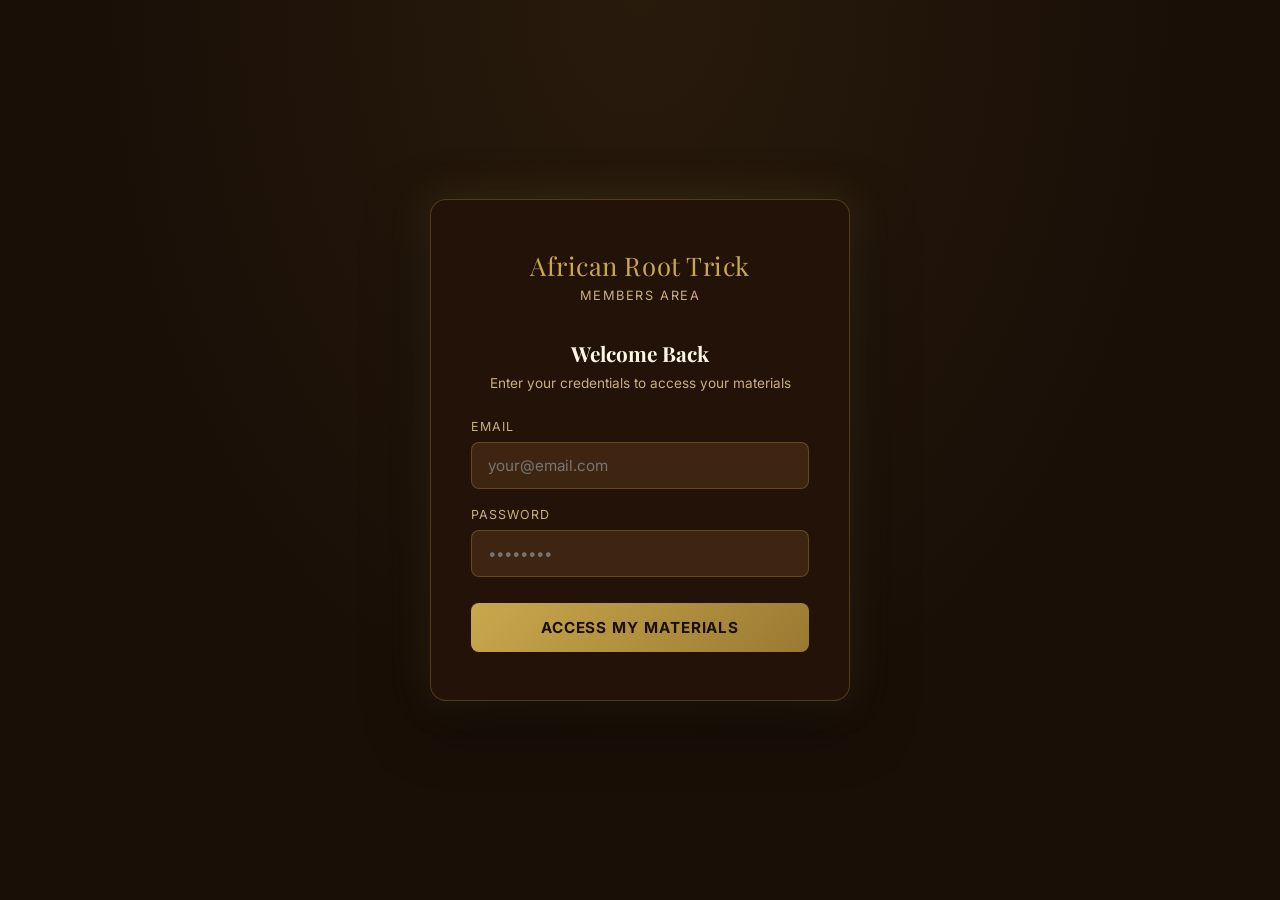
<file: acesso.html>
<!DOCTYPE html>
<html lang="en">
<head>
  <script
    src="https://cdn.utmify.com.br/scripts/utms/latest.js"
    data-utmify-prevent-xcod-sck
    data-utmify-prevent-subids
    async
    defer
  ></script>
  <meta charset="UTF-8">
  <meta name="viewport" content="width=device-width, initial-scale=1.0, maximum-scale=1.0, user-scalable=no">
  <title>Members Area — African Root Trick</title>
  <link rel="icon" href="images/default.ico">
  <link rel="preconnect" href="https://fonts.googleapis.com">
  <link rel="preconnect" href="https://fonts.gstatic.com" crossorigin>
  <link href="https://fonts.googleapis.com/css2?family=Playfair+Display:ital,wght@0,400;0,600;0,700;1,400&family=Inter:wght@300;400;500;600;700&display=swap" rel="stylesheet">

  <style>
    :root {
      --dark-deep:   #1a0f07;
      --dark-main:   #2C1A0E;
      --dark-mid:    #3d2512;
      --dark-light:  #5a3520;
      --dark-card:   #221208;
      --gold:        #C9A84C;
      --gold-light:  #e8c56a;
      --gold-dim:    #9a7a32;
      --gold-bg:     rgba(201,168,76,0.07);
      --cream:       #FDF6E3;
      --cream-dim:   #e8d8b0;
      --text-muted:  #c8b080;
      --border-gold: rgba(201,168,76,0.28);
      --shadow-gold: rgba(201,168,76,0.18);
      --radius:      8px;
      --radius-lg:   16px;
    }

    *, *::before, *::after { box-sizing: border-box; margin: 0; padding: 0; }

    body {
      font-family: 'Inter', sans-serif;
      background: var(--dark-deep);
      color: var(--cream);
      min-height: 100vh;
    }

    /* ── LOGIN PAGE ── */
    #login-page {
      min-height: 100vh;
      display: flex;
      align-items: center;
      justify-content: center;
      padding: 20px;
      background:
        radial-gradient(ellipse at top, rgba(201,168,76,0.08) 0%, transparent 60%),
        var(--dark-deep);
    }

    .login-box {
      background: var(--dark-card);
      border: 1px solid var(--border-gold);
      border-radius: var(--radius-lg);
      padding: 48px 40px;
      width: 100%;
      max-width: 420px;
      box-shadow: 0 20px 60px rgba(0,0,0,0.5), 0 0 40px var(--shadow-gold);
      text-align: center;
    }

    .login-box .logo-text {
      font-family: 'Playfair Display', serif;
      font-size: 1.6rem;
      color: var(--gold);
      margin-bottom: 6px;
      letter-spacing: 0.02em;
    }

    .login-box .logo-sub {
      font-size: 0.8rem;
      color: var(--text-muted);
      letter-spacing: 0.12em;
      text-transform: uppercase;
      margin-bottom: 36px;
    }

    .login-box h2 {
      font-family: 'Playfair Display', serif;
      font-size: 1.3rem;
      color: var(--cream);
      margin-bottom: 8px;
    }

    .login-box p {
      font-size: 0.85rem;
      color: var(--text-muted);
      margin-bottom: 28px;
    }

    .form-group {
      margin-bottom: 18px;
      text-align: left;
    }

    .form-group label {
      display: block;
      font-size: 0.78rem;
      color: var(--text-muted);
      letter-spacing: 0.08em;
      text-transform: uppercase;
      margin-bottom: 8px;
    }

    .form-group input {
      width: 100%;
      background: var(--dark-mid);
      border: 1px solid var(--border-gold);
      border-radius: var(--radius);
      padding: 13px 16px;
      color: var(--cream);
      font-size: 0.95rem;
      font-family: 'Inter', sans-serif;
      outline: none;
      transition: border-color 0.3s;
    }

    .form-group input:focus {
      border-color: var(--gold);
      box-shadow: 0 0 0 3px rgba(201,168,76,0.12);
    }

    .btn-login {
      width: 100%;
      background: linear-gradient(135deg, var(--gold), var(--gold-dim));
      color: var(--dark-deep);
      border: none;
      border-radius: var(--radius);
      padding: 15px;
      font-size: 0.95rem;
      font-weight: 700;
      font-family: 'Inter', sans-serif;
      letter-spacing: 0.06em;
      text-transform: uppercase;
      cursor: pointer;
      transition: opacity 0.3s, transform 0.2s;
      margin-top: 8px;
    }

    .btn-login:hover { opacity: 0.9; transform: translateY(-1px); }
    .btn-login:active { transform: translateY(0); }

    .login-error {
      display: none;
      background: rgba(180,30,30,0.15);
      border: 1px solid rgba(200,60,60,0.4);
      border-radius: var(--radius);
      color: #ff8a8a;
      font-size: 0.85rem;
      padding: 10px 14px;
      margin-top: 14px;
      text-align: left;
    }

    /* ── MEMBERS AREA ── */
    #members-page { display: none; }

    .members-header {
      background: var(--dark-card);
      border-bottom: 1px solid var(--border-gold);
      padding: 18px 32px;
      display: flex;
      align-items: center;
      justify-content: space-between;
      position: sticky;
      top: 0;
      z-index: 100;
    }

    .members-header .brand {
      font-family: 'Playfair Display', serif;
      color: var(--gold);
      font-size: 1.2rem;
    }

    .members-header .welcome-msg {
      font-size: 0.82rem;
      color: var(--text-muted);
    }

    .btn-logout {
      background: transparent;
      border: 1px solid var(--border-gold);
      color: var(--text-muted);
      padding: 7px 16px;
      border-radius: var(--radius);
      font-size: 0.8rem;
      cursor: pointer;
      transition: all 0.3s;
    }

    .btn-logout:hover { border-color: var(--gold); color: var(--gold); }

    .members-body {
      max-width: 1000px;
      margin: 0 auto;
      padding: 48px 24px 80px;
    }

    .section-label {
      font-size: 0.75rem;
      letter-spacing: 0.18em;
      text-transform: uppercase;
      color: var(--gold);
      margin-bottom: 8px;
    }

    .section-title {
      font-family: 'Playfair Display', serif;
      font-size: 2rem;
      color: var(--cream);
      margin-bottom: 6px;
    }

    .section-title span { color: var(--gold); }

    .divider {
      width: 48px;
      height: 2px;
      background: linear-gradient(90deg, var(--gold), transparent);
      margin: 14px 0 36px;
    }

    /* ── PDF CARDS ── */
    .pdf-grid {
      display: grid;
      grid-template-columns: repeat(auto-fill, minmax(280px, 1fr));
      gap: 20px;
      margin-bottom: 64px;
    }

    .pdf-card {
      background: var(--dark-card);
      border: 1px solid var(--border-gold);
      border-radius: var(--radius-lg);
      padding: 28px 24px;
      display: flex;
      flex-direction: column;
      gap: 14px;
      transition: border-color 0.3s, box-shadow 0.3s;
    }

    .pdf-card:hover {
      border-color: var(--gold);
      box-shadow: 0 6px 28px var(--shadow-gold);
    }

    .pdf-icon {
      width: 48px;
      height: 48px;
      background: var(--gold-bg);
      border: 1px solid var(--border-gold);
      border-radius: 10px;
      display: flex;
      align-items: center;
      justify-content: center;
      font-size: 22px;
    }

    .pdf-card h3 {
      font-family: 'Playfair Display', serif;
      font-size: 1.05rem;
      color: var(--cream);
      line-height: 1.4;
    }

    .pdf-card p {
      font-size: 0.82rem;
      color: var(--text-muted);
      line-height: 1.6;
      flex: 1;
    }

    .pdf-badge {
      display: inline-block;
      background: var(--gold-bg);
      border: 1px solid var(--border-gold);
      color: var(--gold);
      font-size: 0.7rem;
      letter-spacing: 0.1em;
      text-transform: uppercase;
      padding: 4px 10px;
      border-radius: 20px;
      width: fit-content;
    }

    .btn-download {
      display: inline-flex;
      align-items: center;
      gap: 8px;
      background: linear-gradient(135deg, var(--gold), var(--gold-dim));
      color: var(--dark-deep);
      border: none;
      border-radius: var(--radius);
      padding: 11px 20px;
      font-size: 0.82rem;
      font-weight: 700;
      font-family: 'Inter', sans-serif;
      letter-spacing: 0.06em;
      text-transform: uppercase;
      cursor: pointer;
      text-decoration: none;
      transition: opacity 0.3s, transform 0.2s;
      width: 100%;
      justify-content: center;
    }

    .btn-download:hover { opacity: 0.88; transform: translateY(-1px); }

    /* ── CHATBOT ── */
    .chat-section {
      background: var(--dark-card);
      border: 1px solid var(--border-gold);
      border-radius: var(--radius-lg);
      overflow: hidden;
    }

    .chat-header {
      background: var(--dark-mid);
      border-bottom: 1px solid var(--border-gold);
      padding: 20px 24px;
      display: flex;
      align-items: center;
      gap: 14px;
    }

    .chat-avatar {
      width: 46px;
      height: 46px;
      background: linear-gradient(135deg, var(--gold), var(--gold-dim));
      border-radius: 50%;
      display: flex;
      align-items: center;
      justify-content: center;
      font-size: 20px;
      flex-shrink: 0;
    }

    .chat-header-info h3 {
      font-family: 'Playfair Display', serif;
      color: var(--cream);
      font-size: 1rem;
    }

    .chat-header-info p {
      font-size: 0.78rem;
      color: var(--text-muted);
      margin-top: 2px;
    }

    .chat-status {
      width: 8px;
      height: 8px;
      background: #22e525;
      border-radius: 50%;
      display: inline-block;
      margin-right: 5px;
      animation: pulse-green 2s infinite;
    }

    @keyframes pulse-green {
      0%, 100% { opacity: 1; }
      50% { opacity: 0.4; }
    }

    .chat-messages {
      height: 420px;
      overflow-y: auto;
      padding: 24px;
      display: flex;
      flex-direction: column;
      gap: 16px;
      scroll-behavior: smooth;
    }

    .chat-messages::-webkit-scrollbar { width: 4px; }
    .chat-messages::-webkit-scrollbar-track { background: transparent; }
    .chat-messages::-webkit-scrollbar-thumb { background: var(--border-gold); border-radius: 4px; }

    .msg {
      display: flex;
      gap: 10px;
      max-width: 82%;
      animation: fadeUp 0.3s ease;
    }

    @keyframes fadeUp {
      from { opacity: 0; transform: translateY(8px); }
      to   { opacity: 1; transform: translateY(0); }
    }

    .msg.user { align-self: flex-end; flex-direction: row-reverse; }

    .msg-avatar {
      width: 32px;
      height: 32px;
      border-radius: 50%;
      display: flex;
      align-items: center;
      justify-content: center;
      font-size: 14px;
      flex-shrink: 0;
      background: var(--dark-mid);
      border: 1px solid var(--border-gold);
    }

    .msg.bot .msg-avatar { background: linear-gradient(135deg, var(--gold), var(--gold-dim)); }
    .msg.user .msg-avatar { background: var(--dark-light); }

    .msg-bubble {
      background: var(--dark-mid);
      border: 1px solid var(--border-gold);
      border-radius: 14px;
      border-top-left-radius: 4px;
      padding: 12px 16px;
      font-size: 0.88rem;
      line-height: 1.6;
      color: var(--cream-dim);
    }

    .msg.user .msg-bubble {
      background: rgba(201,168,76,0.1);
      border-color: rgba(201,168,76,0.3);
      border-top-right-radius: 4px;
      border-top-left-radius: 14px;
      color: var(--cream);
    }

    .msg-time {
      font-size: 0.68rem;
      color: var(--text-muted);
      margin-top: 5px;
      opacity: 0.7;
    }

    .typing-indicator {
      display: flex;
      gap: 4px;
      align-items: center;
      padding: 10px 14px;
    }

    .typing-dot {
      width: 7px;
      height: 7px;
      background: var(--text-muted);
      border-radius: 50%;
      animation: bounce 1.2s infinite;
    }

    .typing-dot:nth-child(2) { animation-delay: 0.2s; }
    .typing-dot:nth-child(3) { animation-delay: 0.4s; }

    @keyframes bounce {
      0%, 100% { transform: translateY(0); }
      50% { transform: translateY(-5px); }
    }

    .chat-suggestions {
      padding: 0 24px 16px;
      display: flex;
      flex-wrap: wrap;
      gap: 8px;
    }

    .suggestion-btn {
      background: var(--gold-bg);
      border: 1px solid var(--border-gold);
      color: var(--gold);
      padding: 7px 14px;
      border-radius: 20px;
      font-size: 0.78rem;
      cursor: pointer;
      transition: all 0.2s;
      font-family: 'Inter', sans-serif;
    }

    .suggestion-btn:hover {
      background: rgba(201,168,76,0.15);
      border-color: var(--gold);
    }

    .chat-input-area {
      border-top: 1px solid var(--border-gold);
      padding: 16px 20px;
      display: flex;
      gap: 10px;
    }

    .chat-input {
      flex: 1;
      background: var(--dark-mid);
      border: 1px solid var(--border-gold);
      border-radius: 24px;
      padding: 12px 18px;
      color: var(--cream);
      font-size: 0.88rem;
      font-family: 'Inter', sans-serif;
      outline: none;
      transition: border-color 0.3s;
    }

    .chat-input:focus { border-color: var(--gold); }
    .chat-input::placeholder { color: var(--text-muted); }

    .btn-send {
      width: 44px;
      height: 44px;
      background: linear-gradient(135deg, var(--gold), var(--gold-dim));
      border: none;
      border-radius: 50%;
      display: flex;
      align-items: center;
      justify-content: center;
      cursor: pointer;
      transition: opacity 0.3s, transform 0.2s;
      flex-shrink: 0;
    }

    .btn-send:hover { opacity: 0.85; transform: scale(1.05); }
    .btn-send svg { color: var(--dark-deep); }

    @media (max-width: 600px) {
      .login-box { padding: 36px 24px; }
      .members-header { padding: 14px 16px; }
      .members-body { padding: 32px 16px 60px; }
      .section-title { font-size: 1.5rem; }
      .chat-messages { height: 320px; }
    }
  </style>
</head>
<body>

<!-- ══════════════════════════════════════════
     LOGIN PAGE
══════════════════════════════════════════ -->
<div id="login-page">
  <div class="login-box">
    <div class="logo-text">African Root Trick</div>
    <div class="logo-sub">Members Area</div>

    <h2>Welcome Back</h2>
    <p>Enter your credentials to access your materials</p>

    <div class="form-group">
      <label>Email</label>
      <input type="email" id="login-email" placeholder="your@email.com" autocomplete="email">
    </div>

    <div class="form-group">
      <label>Password</label>
      <input type="password" id="login-password" placeholder="••••••••" autocomplete="current-password">
    </div>

    <button class="btn-login" onclick="doLogin()">Access My Materials</button>

    <div class="login-error" id="login-error">
      ⚠ Incorrect email or password. Please try again.
    </div>
  </div>
</div>

<!-- ══════════════════════════════════════════
     MEMBERS AREA
══════════════════════════════════════════ -->
<div id="members-page">

  <header class="members-header">
    <div class="brand">African Root Trick</div>
    <div class="welcome-msg" id="welcome-msg">Welcome, Member</div>
    <button class="btn-logout" onclick="doLogout()">Sign Out</button>
  </header>

  <div class="members-body">

    <!-- PDF Section -->
    <div class="section-label">Your Digital Library</div>
    <h2 class="section-title">Your <span>Materials</span></h2>
    <div class="divider"></div>

    <div class="pdf-grid" id="pdf-grid">

      <div class="pdf-card">
        <div class="pdf-icon">📖</div>
        <div class="pdf-badge">Main Guide</div>
        <h3>The Nigerian Root Trick</h3>
        <p>The complete guide to the Sacred Bulbine Root — ancient recipe for male vitality, stamina and size. Includes the 30-day protocol, 4 recipes, foods that amplify the root and full FAQ. By Kwame Obeng.</p>
        <a href="pdfs/Nigerian_Root_Trick_Ebook.pdf" class="btn-download" target="_blank">
          ↓ Download PDF
        </a>
      </div>

      <div class="pdf-card">
        <div class="pdf-icon">⚡</div>
        <div class="pdf-badge">Bonus — Fast-Track Guide</div>
        <h3>Nigerian Root Accelerator Kit</h3>
        <p>The 3-Day Activation Protocol to fast-track your results. Start feeling the difference from Day 1 — includes the Absorption Booster Recipe, Morning Ritual Checklist and Sleep &amp; Recovery Guide.</p>
        <a href="pdfs/Nigerian_Root_Accelerator_Kit.pdf" class="btn-download" target="_blank">
          ↓ Download PDF
        </a>
      </div>

    </div>

    <!-- Chatbot Section -->
    <div class="section-label">Ask the Researcher</div>
    <h2 class="section-title">Chat with <span>Kwame Obeng</span></h2>
    <div class="divider"></div>

    <div class="chat-section">
      <div class="chat-header">
        <div class="chat-avatar">🌿</div>
        <div class="chat-header-info">
          <h3>Kwame Obeng</h3>
          <p><span class="chat-status"></span>Ethnobotanist · 18+ years of field research</p>
        </div>
      </div>

      <div class="chat-messages" id="chat-messages">
        <!-- Messages injected by JS -->
      </div>

      <div class="chat-suggestions" id="chat-suggestions">
        <button class="suggestion-btn" onclick="sendSuggestion(this)">What is Bulbine natalensis?</button>
        <button class="suggestion-btn" onclick="sendSuggestion(this)">How do I prepare the root?</button>
        <button class="suggestion-btn" onclick="sendSuggestion(this)">How long until I see results?</button>
        <button class="suggestion-btn" onclick="sendSuggestion(this)">Is it safe to use?</button>
        <button class="suggestion-btn" onclick="sendSuggestion(this)">Tell me about your research</button>
      </div>

      <div class="chat-input-area">
        <input
          type="text"
          class="chat-input"
          id="chat-input"
          placeholder="Ask Kwame anything about the research..."
          onkeydown="if(event.key==='Enter') sendMessage()"
          maxlength="300"
        >
        <button class="btn-send" onclick="sendMessage()" title="Send">
          <svg width="18" height="18" viewBox="0 0 24 24" fill="none" stroke="currentColor" stroke-width="2.5" stroke-linecap="round" stroke-linejoin="round">
            <line x1="22" y1="2" x2="11" y2="13"></line>
            <polygon points="22 2 15 22 11 13 2 9 22 2"></polygon>
          </svg>
        </button>
      </div>
    </div>

  </div>
</div>

<script>
// ══════════════════════════════════════════
//  AUTH — any email + any password works
// ══════════════════════════════════════════
function doLogin() {
  const email    = document.getElementById('login-email').value.trim();
  const password = document.getElementById('login-password').value.trim();
  const errEl    = document.getElementById('login-error');

  if (!email || !password) {
    errEl.style.display = 'block';
    errEl.textContent = '⚠ Please enter your email and password.';
    return;
  }

  const name = email.split('@')[0].replace(/[^a-zA-Z0-9]/g, ' ').trim() || 'Member';
  localStorage.setItem('art_auth', JSON.stringify({ name: name, email: email }));
  errEl.style.display = 'none';
  showMembers(name);
}

function doLogout() {
  localStorage.removeItem('art_auth');
  document.getElementById('members-page').style.display = 'none';
  document.getElementById('login-page').style.display = 'flex';
  document.getElementById('login-email').value = '';
  document.getElementById('login-password').value = '';
}

function showMembers(name) {
  document.getElementById('login-page').style.display = 'none';
  document.getElementById('members-page').style.display = 'block';
  const display = name.charAt(0).toUpperCase() + name.slice(1);
  document.getElementById('welcome-msg').textContent = 'Welcome, ' + display;
  if (!chatInitialized) initChat();
}

// Check session on load
window.addEventListener('DOMContentLoaded', () => {
  const session = localStorage.getItem('art_auth');
  if (session) {
    try {
      const u = JSON.parse(session);
      showMembers(u.name);
    } catch(e) {
      localStorage.removeItem('art_auth');
    }
  }
  document.getElementById('login-password').addEventListener('keydown', e => {
    if (e.key === 'Enter') doLogin();
  });
});

// ══════════════════════════════════════════
//  CHATBOT — Kwame Obeng
// ══════════════════════════════════════════
let chatInitialized = false;

const KB = [
  {
    keys: ['bulbine', 'natalensis', 'plant', 'herb', 'root'],
    answer: "Bulbine natalensis is a succulent plant native to southern and eastern Africa, used by traditional healers for centuries. I first encountered it during my fieldwork in KwaZulu-Natal with the <em>izinyanga</em> — traditional herbalists. The root contains steroidal saponins and alkaloids that have been documented in ancestral protocols for male vitality, wound healing, and energy restoration. It is one of the most revered plants in the Zulu and Xhosa healing traditions."
  },
  {
    keys: ['prepare', 'preparation', 'make', 'recipe', 'how to use', 'use it', 'mix'],
    answer: "The traditional preparation I documented involves drying the raw root, then crushing it into a coarse powder. Elders in Nigeria typically prepared a decoction by simmering the root in water for 20–30 minutes. The 30-day protocol in your main guide walks through the exact steps as I recorded them from three separate healers in Ogun State. The PDF includes the full preparation method with quantities and timing."
  },
  {
    keys: ['result', 'how long', 'when', 'time', 'weeks', 'days', 'work'],
    answer: "Based on what I documented from traditional practitioners, most men reported noticeable changes in energy and vitality within 14 to 21 days of consistent use. The elders always emphasised that the root works <em>with</em> the body — it is not a stimulant, but a restorative. The full 30-day protocol is designed to allow the compounds to accumulate. Patience and consistency were the two qualities every healer stressed to me."
  },
  {
    keys: ['safe', 'side effect', 'danger', 'risk', 'harm', 'toxic'],
    answer: "In 18 years of fieldwork, I observed traditional use across Nigeria, Ghana, and South Africa. When prepared and used according to ancestral protocols — the correct dosage, duration, and preparation method — the healers I worked with reported no adverse effects in healthy adult men. That said, I always recommend consulting a healthcare professional before beginning any plant-based protocol, particularly if you are taking medication or have an existing condition."
  },
  {
    keys: ['research', 'study', 'work', 'field', 'documentary', 'archive'],
    answer: "My research spans over 18 years and three countries — Nigeria, Ghana, and South Africa. I have worked alongside more than 40 traditional healers, documenting over 240 plant species. The Nigerian Root Trick guide is a distillation of what I consider the most important and most accessible knowledge from that archive. My goal was always to preserve this wisdom in a format that could reach people before the knowledge is lost entirely."
  },
  {
    keys: ['kwame', 'who are you', 'about you', 'yourself', 'author'],
    answer: "I am Kwame Obeng — an independent ethnobotanist from South Africa. I spent the first decade of my career embedded with traditional healing communities, learning not just the plants but the philosophy behind their use. The knowledge passed down through the <em>izinyanga</em> and <em>izangoma</em> of southern Africa is among the most sophisticated botanical pharmacopeia in the world. I am simply a recorder and translator of what they shared with me."
  },
  {
    keys: ['testosterone', 'hormones', 'hormone', 'libido', 'drive', 'desire'],
    answer: "The traditional healers never used the word 'testosterone' — they spoke of restoring a man's <em>vital essence</em>. What I found in the botanical literature aligns with what they described: Bulbine natalensis has been associated with support for the body's own hormonal regulation pathways. The Sexual Dominance Guide in your library details the specific root combinations documented for this purpose, along with the ritual context in which they were traditionally administered."
  },
  {
    keys: ['energy', 'fatigue', 'tired', 'stamina', 'endurance', 'vitality'],
    answer: "Energy restoration was actually the primary use of these roots before sexual wellness — the elders I documented used them for men returning from long harvests or physical labour. The Raw Energy Manual in your library is drawn from the Ghanaian traditions I documented in the Volta Region, where a specific multi-root combination was used as a restorative after exertion. It is one of the most practical protocols in the entire archive."
  },
  {
    keys: ['nigeria', 'ghana', 'south africa', 'africa', 'african', 'tradition', 'traditional', 'ancestral'],
    answer: "Each country offered a different lens. Nigeria — particularly the Yoruba tradition — focused on ritual preparation and timing. Ghana brought a more systematic multi-plant approach, combining adaptogens. South Africa's Zulu and Xhosa traditions were the most detailed in terms of plant identification and sustainable harvesting. The Nigerian Root Trick draws from all three, but is named after the specific Ogun State preparation method that first captured my attention 18 years ago."
  },
  {
    keys: ['combine', 'combination', 'other herbs', 'together', 'stack', 'mix with'],
    answer: "The healers I documented rarely used a single plant. Combination protocols were the norm — what we might call a 'stack' today. The most common pairing I documented with Bulbine natalensis was with <em>Mondia whitei</em> (called 'white's ginger' in East Africa) for enhanced results. The Sexual Dominance Guide covers combination protocols in detail. My recommendation is always to master the single-root protocol first before combining."
  },
  {
    keys: ['pdf', 'download', 'file', 'ebook', 'book', 'guide', 'material'],
    answer: "Your three PDF guides are available in the 'Your Materials' section above. You have the main guide — <em>The Nigerian Root Trick</em> — plus the Raw Energy Manual and the Sexual Dominance Guide. Each file is a high-resolution PDF you can download and read on any device, with no expiry. If you have trouble downloading, try a different browser or contact support."
  },
  {
    keys: ['hello', 'hi', 'hey', 'good morning', 'good afternoon', 'good evening', 'greetings'],
    answer: "Hello, and welcome. I am glad you are here. These guides represent the work of decades — not just mine, but of the healers who trusted me with their knowledge. Please ask me anything about the plants, the protocols, or the research behind what you have received. I am here to help you get the most from these materials."
  },
  {
    keys: ['thank', 'thanks', 'appreciate', 'grateful'],
    answer: "You are very welcome. The healers who shared this knowledge with me would be glad to know it is reaching people across the world. That was always the point — not to keep it in an archive, but to let it live. Use it well."
  },
];

const FALLBACK = [
  "That is a good question. The answer may be in one of your PDF guides — particularly the main Nigerian Root Trick guide which covers the research methodology in detail. If you can be more specific, I will do my best to help.",
  "I appreciate you asking. My field research covered many aspects of traditional African wellness. Could you ask in a slightly different way? I want to make sure I give you the most accurate information from my documentation.",
  "Interesting. Over 18 years of research, I encountered many variations in practice. The answer depends on the specific tradition and context. Your PDF guides go into greater depth on most topics — I recommend starting with the main guide if you have not already.",
];

let fallbackIndex = 0;

function getBotResponse(text) {
  const lower = text.toLowerCase();
  for (const entry of KB) {
    if (entry.keys.some(k => lower.includes(k))) {
      return entry.answer;
    }
  }
  const r = FALLBACK[fallbackIndex % FALLBACK.length];
  fallbackIndex++;
  return r;
}

function getTime() {
  return new Date().toLocaleTimeString([], { hour: '2-digit', minute: '2-digit' });
}

function appendMessage(role, text) {
  const container = document.getElementById('chat-messages');
  const msg = document.createElement('div');
  msg.className = 'msg ' + role;

  const avatarEmoji = role === 'bot' ? '🌿' : '👤';
  msg.innerHTML = `
    <div class="msg-avatar">${avatarEmoji}</div>
    <div>
      <div class="msg-bubble">${text}</div>
      <div class="msg-time">${getTime()}</div>
    </div>
  `;
  container.appendChild(msg);
  container.scrollTop = container.scrollHeight;
}

function showTyping() {
  const container = document.getElementById('chat-messages');
  const typing = document.createElement('div');
  typing.className = 'msg bot';
  typing.id = 'typing-msg';
  typing.innerHTML = `
    <div class="msg-avatar">🌿</div>
    <div class="msg-bubble">
      <div class="typing-indicator">
        <div class="typing-dot"></div>
        <div class="typing-dot"></div>
        <div class="typing-dot"></div>
      </div>
    </div>
  `;
  container.appendChild(typing);
  container.scrollTop = container.scrollHeight;
}

function removeTyping() {
  const t = document.getElementById('typing-msg');
  if (t) t.remove();
}

function sendMessage() {
  const input = document.getElementById('chat-input');
  const text = input.value.trim();
  if (!text) return;

  input.value = '';
  appendMessage('user', text);

  // Hide suggestions after first message
  document.getElementById('chat-suggestions').style.display = 'none';

  showTyping();
  const delay = 900 + Math.random() * 700;
  setTimeout(() => {
    removeTyping();
    const response = getBotResponse(text);
    appendMessage('bot', response);
  }, delay);
}

function sendSuggestion(btn) {
  const text = btn.textContent;
  document.getElementById('chat-input').value = text;
  sendMessage();
}

function initChat() {
  chatInitialized = true;
  setTimeout(() => {
    appendMessage('bot', "Welcome to the members area. I am Kwame Obeng — the ethnobotanist behind these guides. I have spent 18 years in the field documenting what you now have access to. Ask me anything about the plants, the protocols, or the research. I am here.");
  }, 600);
}
</script>

</body>
</html>
</file>
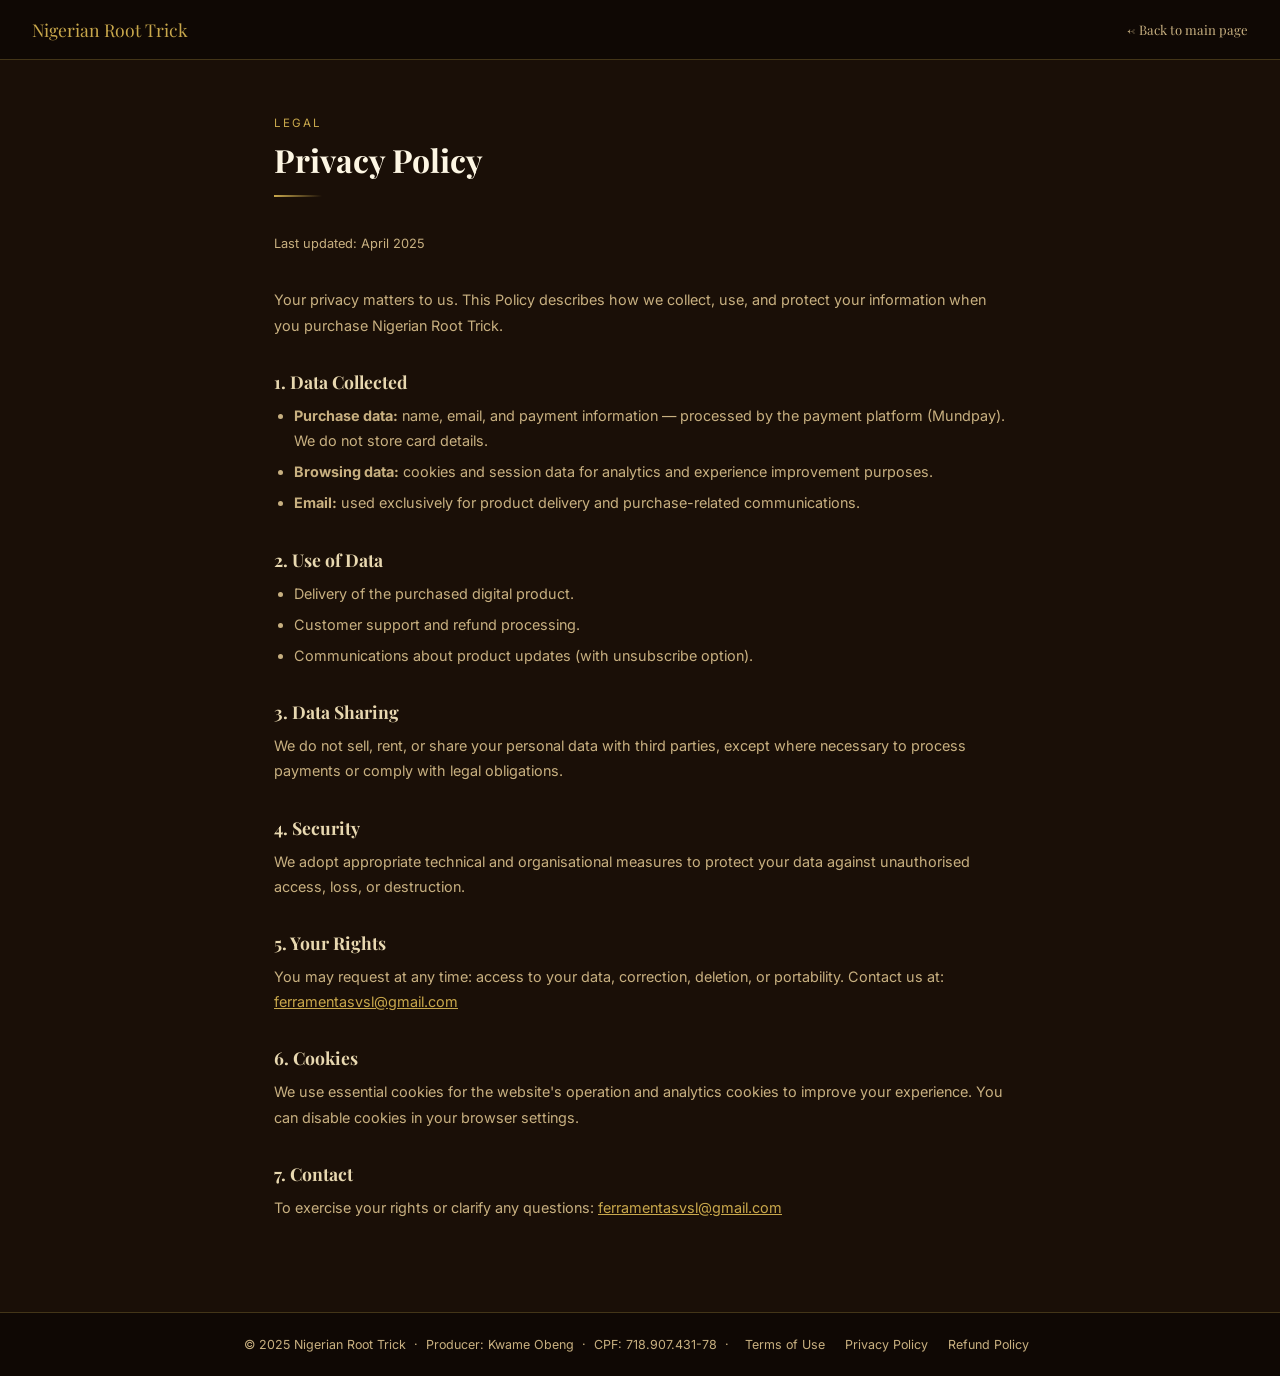
<file: privacidade.html>
<!DOCTYPE html>
<html lang="en">
<head>
  <script src="https://cdn.utmify.com.br/scripts/utms/latest.js" data-utmify-prevent-xcod-sck data-utmify-prevent-subids async defer></script>
  <meta charset="UTF-8">
  <meta name="viewport" content="width=device-width, initial-scale=1.0">
  <title>Privacy Policy — Nigerian Root Trick</title>
  <link rel="icon" href="images/default.ico">
  <link href="https://fonts.googleapis.com/css2?family=Playfair+Display:wght@400;700&family=Inter:wght@300;400;500;600&display=swap" rel="stylesheet">
  <style>
    :root { --dark-deep:#1a0f07;--gold:#C9A84C;--cream:#FDF6E3;--cream-dim:#e8d8b0;--text-muted:#c8b080;--border-gold:rgba(201,168,76,0.28); }
    *{box-sizing:border-box;margin:0;padding:0}
    body{font-family:'Inter',sans-serif;background:var(--dark-deep);color:var(--cream);min-height:100vh}
    header{background:#0f0804;border-bottom:1px solid var(--border-gold);padding:18px 32px;display:flex;align-items:center;justify-content:space-between}
    header a{font-family:'Playfair Display',serif;color:var(--gold);font-size:1.1rem;text-decoration:none}
    header .back{font-size:0.82rem;color:var(--text-muted);text-decoration:none;transition:color .3s}
    header .back:hover{color:var(--gold)}
    main{max-width:780px;margin:0 auto;padding:56px 24px 80px}
    .page-label{font-size:.72rem;letter-spacing:.18em;text-transform:uppercase;color:var(--gold);margin-bottom:8px}
    h1{font-family:'Playfair Display',serif;font-size:2rem;color:var(--cream);margin-bottom:6px}
    .divider{width:48px;height:2px;background:linear-gradient(90deg,var(--gold),transparent);margin:14px 0 36px}
    .updated{font-size:.8rem;color:var(--text-muted);margin-bottom:32px}
    h2{font-family:'Playfair Display',serif;font-size:1.1rem;color:var(--cream-dim);margin:32px 0 10px}
    p{font-size:.9rem;color:var(--text-muted);line-height:1.75;margin-bottom:12px}
    ul{font-size:.9rem;color:var(--text-muted);line-height:1.75;padding-left:20px;margin-bottom:12px}
    li{margin-bottom:6px}
    a{color:var(--gold)}
    footer{background:#0f0804;border-top:1px solid var(--border-gold);padding:24px 32px;text-align:center;font-size:.78rem;color:var(--text-muted)}
    footer a{color:var(--text-muted);text-decoration:none;margin:0 8px}
    footer a:hover{color:var(--gold)}
  </style>
</head>
<body>
<header>
  <a href="index.html">Nigerian Root Trick</a>
  <a href="index.html" class="back">← Back to main page</a>
</header>
<main>
  <div class="page-label">Legal</div>
  <h1>Privacy Policy</h1>
  <div class="divider"></div>
  <p class="updated">Last updated: April 2025</p>

  <p>Your privacy matters to us. This Policy describes how we collect, use, and protect your information when you purchase Nigerian Root Trick.</p>

  <h2>1. Data Collected</h2>
  <ul>
    <li><strong>Purchase data:</strong> name, email, and payment information — processed by the payment platform (Mundpay). We do not store card details.</li>
    <li><strong>Browsing data:</strong> cookies and session data for analytics and experience improvement purposes.</li>
    <li><strong>Email:</strong> used exclusively for product delivery and purchase-related communications.</li>
  </ul>

  <h2>2. Use of Data</h2>
  <ul>
    <li>Delivery of the purchased digital product.</li>
    <li>Customer support and refund processing.</li>
    <li>Communications about product updates (with unsubscribe option).</li>
  </ul>

  <h2>3. Data Sharing</h2>
  <p>We do not sell, rent, or share your personal data with third parties, except where necessary to process payments or comply with legal obligations.</p>

  <h2>4. Security</h2>
  <p>We adopt appropriate technical and organisational measures to protect your data against unauthorised access, loss, or destruction.</p>

  <h2>5. Your Rights</h2>
  <p>You may request at any time: access to your data, correction, deletion, or portability. Contact us at: <a href="mailto:ferramentasvsl@gmail.com">ferramentasvsl@gmail.com</a></p>

  <h2>6. Cookies</h2>
  <p>We use essential cookies for the website's operation and analytics cookies to improve your experience. You can disable cookies in your browser settings.</p>

  <h2>7. Contact</h2>
  <p>To exercise your rights or clarify any questions: <a href="mailto:ferramentasvsl@gmail.com">ferramentasvsl@gmail.com</a></p>
</main>
<footer>
  &copy; 2025 Nigerian Root Trick &nbsp;·&nbsp; Producer: Kwame Obeng &nbsp;·&nbsp; CPF: 718.907.431-78 &nbsp;·&nbsp;
  <a href="termos.html">Terms of Use</a>
  <a href="privacidade.html">Privacy Policy</a>
  <a href="reembolso.html">Refund Policy</a>
</footer>
</body>
</html>
</file>
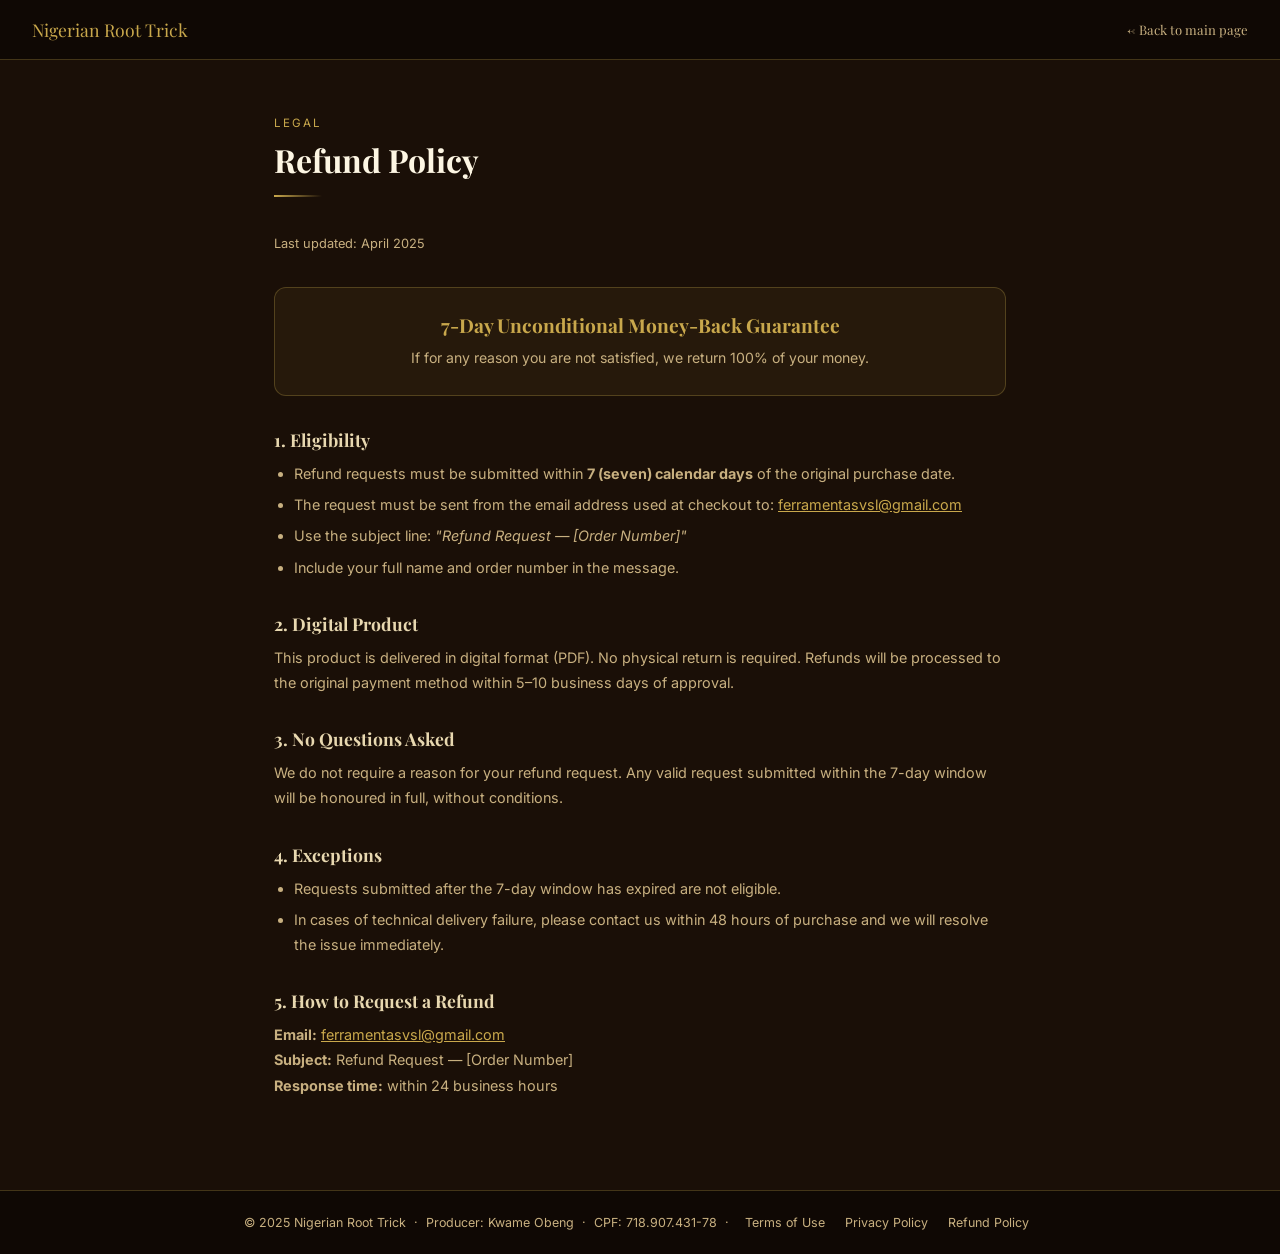
<file: reembolso.html>
<!DOCTYPE html>
<html lang="en">
<head>
  <script src="https://cdn.utmify.com.br/scripts/utms/latest.js" data-utmify-prevent-xcod-sck data-utmify-prevent-subids async defer></script>
  <meta charset="UTF-8">
  <meta name="viewport" content="width=device-width, initial-scale=1.0">
  <title>Refund Policy — Nigerian Root Trick</title>
  <link rel="icon" href="images/default.ico">
  <link href="https://fonts.googleapis.com/css2?family=Playfair+Display:wght@400;700&family=Inter:wght@300;400;500;600&display=swap" rel="stylesheet">
  <style>
    :root { --dark-deep:#1a0f07;--gold:#C9A84C;--cream:#FDF6E3;--cream-dim:#e8d8b0;--text-muted:#c8b080;--border-gold:rgba(201,168,76,0.28); }
    *{box-sizing:border-box;margin:0;padding:0}
    body{font-family:'Inter',sans-serif;background:var(--dark-deep);color:var(--cream);min-height:100vh}
    header{background:#0f0804;border-bottom:1px solid var(--border-gold);padding:18px 32px;display:flex;align-items:center;justify-content:space-between}
    header a{font-family:'Playfair Display',serif;color:var(--gold);font-size:1.1rem;text-decoration:none}
    header .back{font-size:0.82rem;color:var(--text-muted);text-decoration:none;transition:color .3s}
    header .back:hover{color:var(--gold)}
    main{max-width:780px;margin:0 auto;padding:56px 24px 80px}
    .page-label{font-size:.72rem;letter-spacing:.18em;text-transform:uppercase;color:var(--gold);margin-bottom:8px}
    h1{font-family:'Playfair Display',serif;font-size:2rem;color:var(--cream);margin-bottom:6px}
    .divider{width:48px;height:2px;background:linear-gradient(90deg,var(--gold),transparent);margin:14px 0 36px}
    .updated{font-size:.8rem;color:var(--text-muted);margin-bottom:32px}
    h2{font-family:'Playfair Display',serif;font-size:1.1rem;color:var(--cream-dim);margin:32px 0 10px}
    p{font-size:.9rem;color:var(--text-muted);line-height:1.75;margin-bottom:12px}
    ul{font-size:.9rem;color:var(--text-muted);line-height:1.75;padding-left:20px;margin-bottom:12px}
    li{margin-bottom:6px}
    a{color:var(--gold)}
    .guarantee-box{background:rgba(201,168,76,0.07);border:1px solid rgba(201,168,76,0.28);border-radius:12px;padding:24px 28px;margin:28px 0;text-align:center}
    .guarantee-box strong{font-family:'Playfair Display',serif;font-size:1.2rem;color:var(--gold);display:block;margin-bottom:8px}
    footer{background:#0f0804;border-top:1px solid var(--border-gold);padding:24px 32px;text-align:center;font-size:.78rem;color:var(--text-muted)}
    footer a{color:var(--text-muted);text-decoration:none;margin:0 8px}
    footer a:hover{color:var(--gold)}
  </style>
</head>
<body>
<header>
  <a href="index.html">Nigerian Root Trick</a>
  <a href="index.html" class="back">← Back to main page</a>
</header>
<main>
  <div class="page-label">Legal</div>
  <h1>Refund Policy</h1>
  <div class="divider"></div>
  <p class="updated">Last updated: April 2025</p>

  <div class="guarantee-box">
    <strong>7-Day Unconditional Money-Back Guarantee</strong>
    <p style="margin:0;font-size:.88rem;">If for any reason you are not satisfied, we return 100% of your money.</p>
  </div>

  <h2>1. Eligibility</h2>
  <ul>
    <li>Refund requests must be submitted within <strong>7 (seven) calendar days</strong> of the original purchase date.</li>
    <li>The request must be sent from the email address used at checkout to: <a href="mailto:ferramentasvsl@gmail.com">ferramentasvsl@gmail.com</a></li>
    <li>Use the subject line: <em>"Refund Request — [Order Number]"</em></li>
    <li>Include your full name and order number in the message.</li>
  </ul>

  <h2>2. Digital Product</h2>
  <p>This product is delivered in digital format (PDF). No physical return is required. Refunds will be processed to the original payment method within 5–10 business days of approval.</p>

  <h2>3. No Questions Asked</h2>
  <p>We do not require a reason for your refund request. Any valid request submitted within the 7-day window will be honoured in full, without conditions.</p>

  <h2>4. Exceptions</h2>
  <ul>
    <li>Requests submitted after the 7-day window has expired are not eligible.</li>
    <li>In cases of technical delivery failure, please contact us within 48 hours of purchase and we will resolve the issue immediately.</li>
  </ul>

  <h2>5. How to Request a Refund</h2>
  <p>
    <strong>Email:</strong> <a href="mailto:ferramentasvsl@gmail.com">ferramentasvsl@gmail.com</a><br>
    <strong>Subject:</strong> Refund Request — [Order Number]<br>
    <strong>Response time:</strong> within 24 business hours
  </p>
</main>
<footer>
  &copy; 2025 Nigerian Root Trick &nbsp;·&nbsp; Producer: Kwame Obeng &nbsp;·&nbsp; CPF: 718.907.431-78 &nbsp;·&nbsp;
  <a href="termos.html">Terms of Use</a>
  <a href="privacidade.html">Privacy Policy</a>
  <a href="reembolso.html">Refund Policy</a>
</footer>
</body>
</html>
</file>
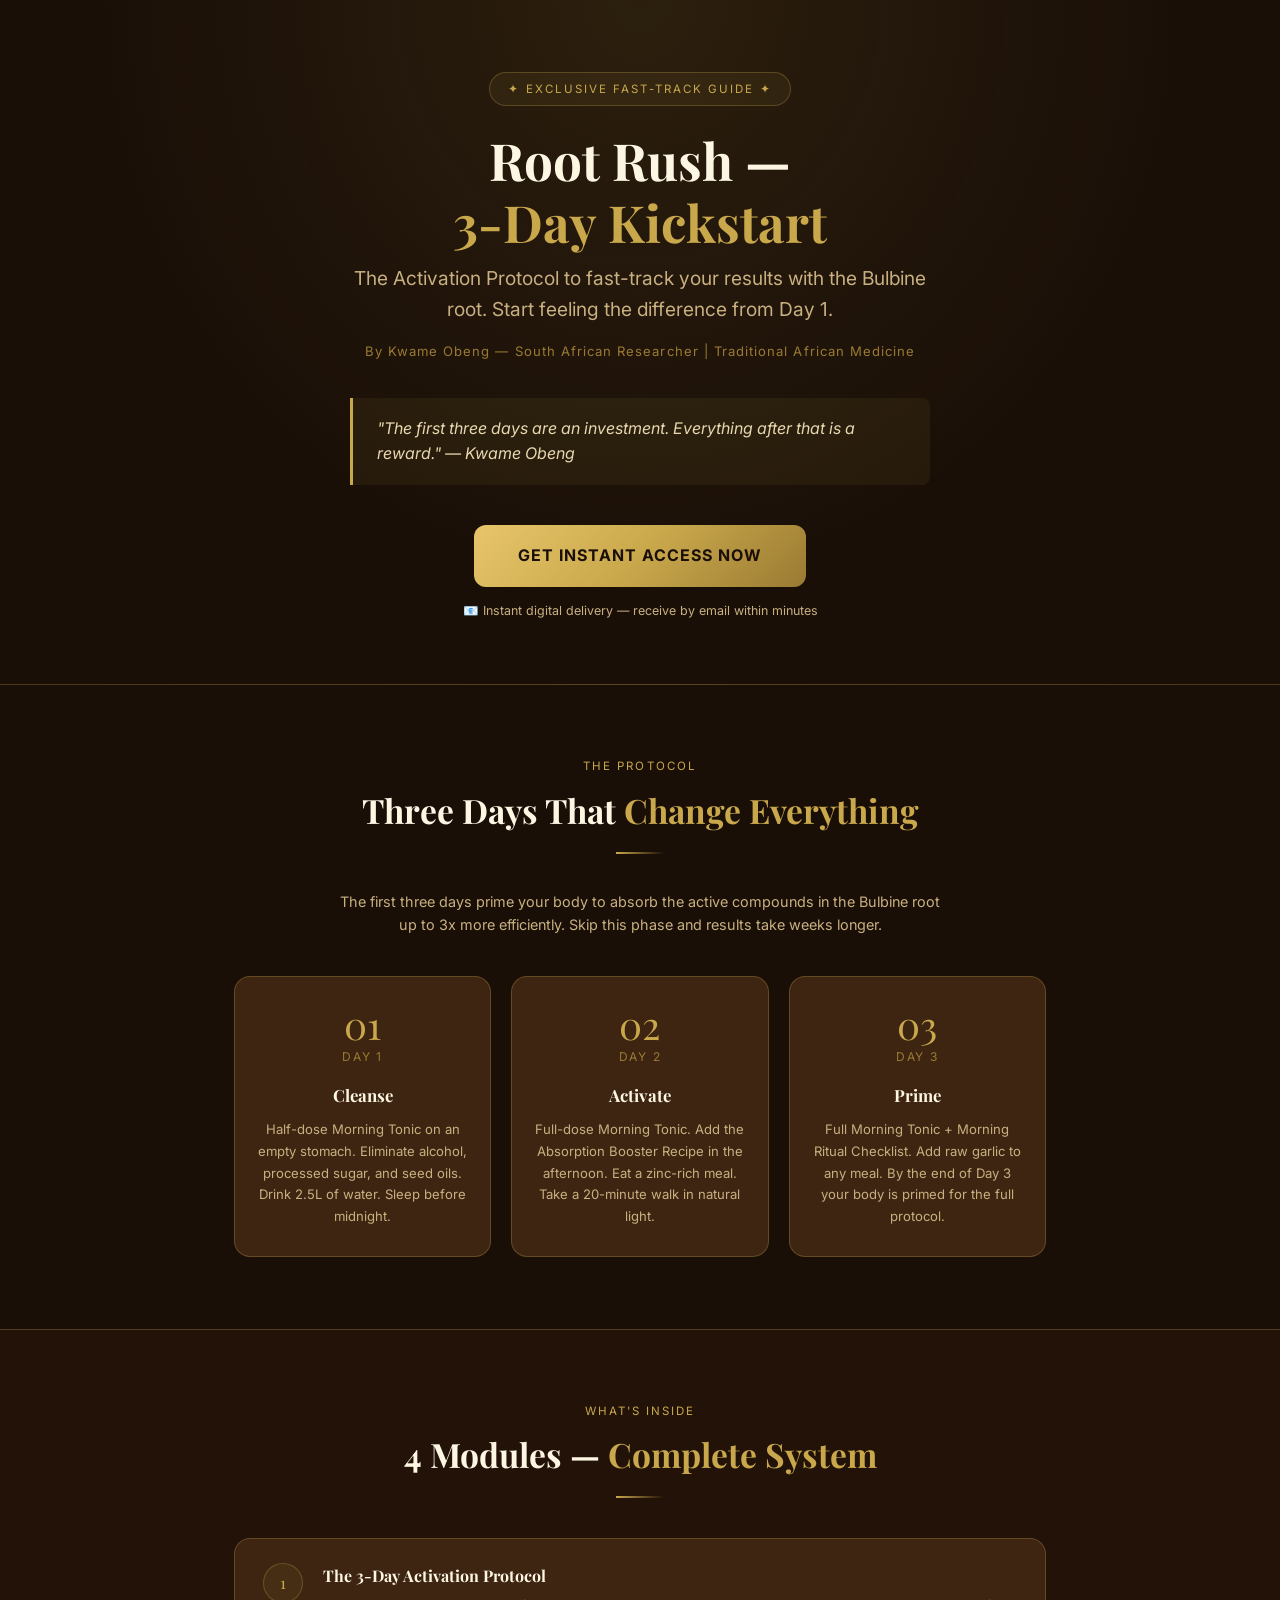
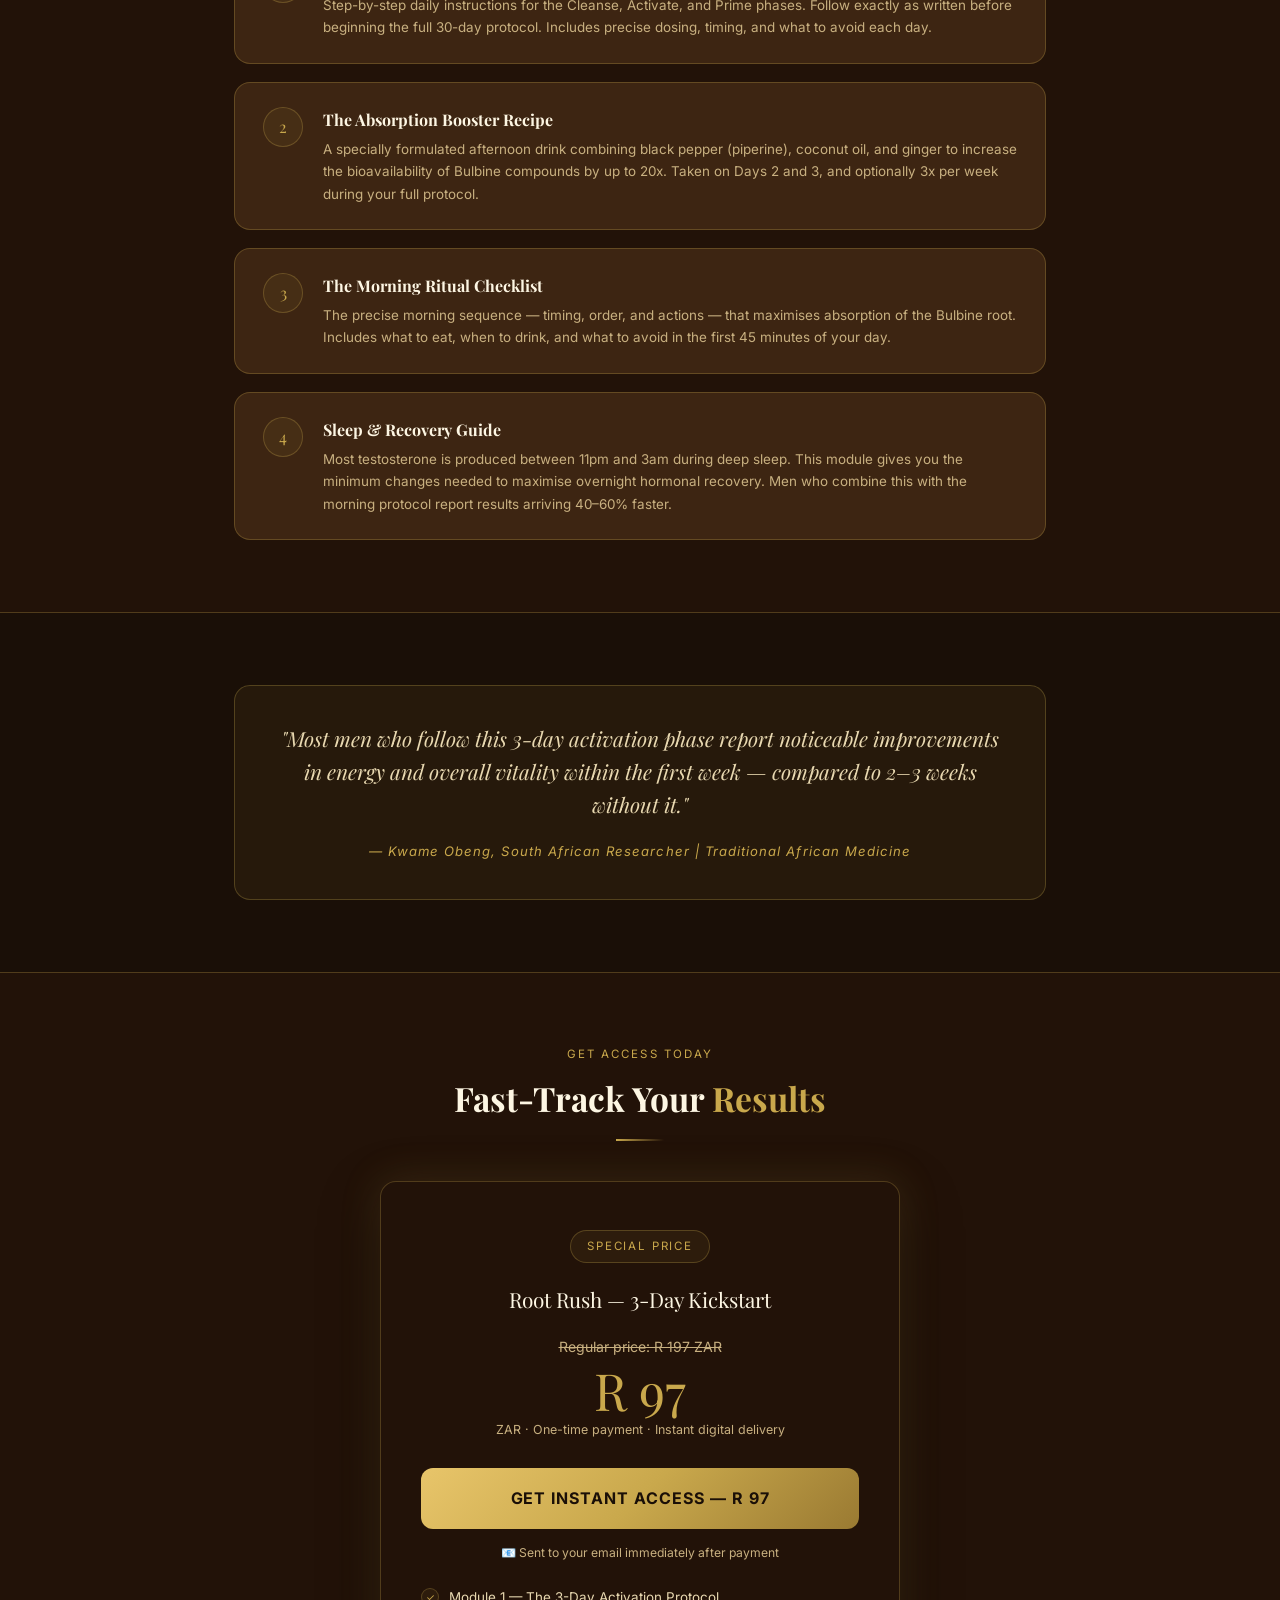
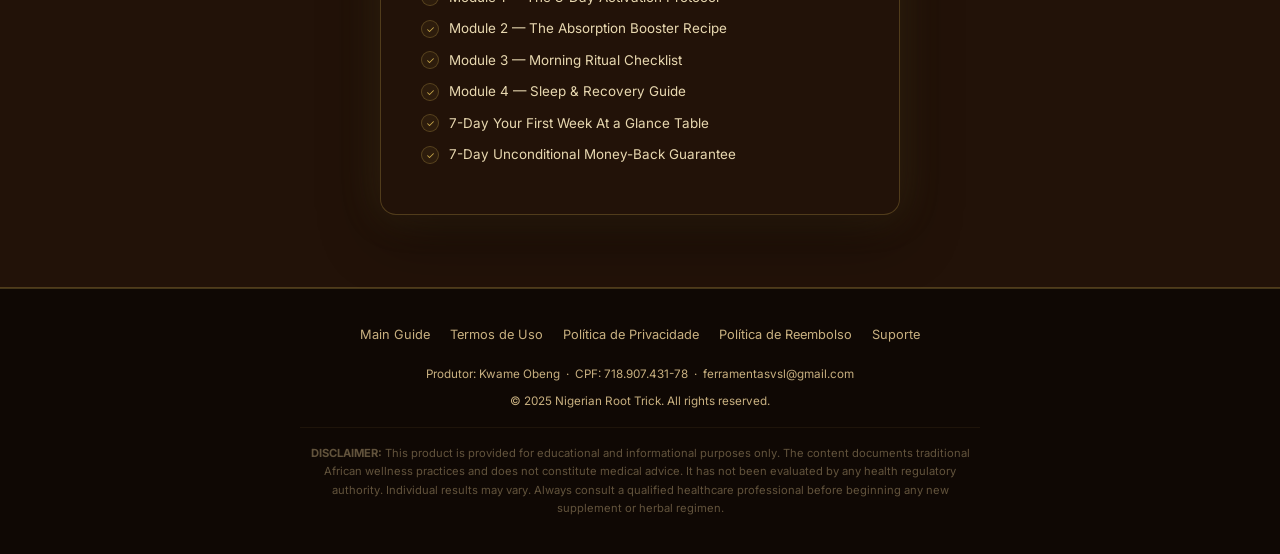
<file: root-rush.html>
<!DOCTYPE html>
<html lang="en">
<head>
  <script
    src="https://cdn.utmify.com.br/scripts/utms/latest.js"
    data-utmify-prevent-xcod-sck
    data-utmify-prevent-subids
    async
    defer
  ></script>
  <meta charset="UTF-8">
  <meta name="viewport" content="width=device-width, initial-scale=1.0, maximum-scale=1.0, user-scalable=no">
  <meta http-equiv="X-UA-Compatible" content="IE=edge">
  <title>Root Rush — 3-Day Kickstart | Fast-Track Your Results</title>
  <meta name="description" content="The 3-Day Activation Protocol to fast-track your results with the Bulbine root. Start feeling the difference from Day 1. By Kwame Obeng.">
  <link rel="icon" href="images/default.ico">
  <link rel="preconnect" href="https://fonts.googleapis.com">
  <link rel="preconnect" href="https://fonts.gstatic.com" crossorigin>
  <link href="https://fonts.googleapis.com/css2?family=Playfair+Display:ital,wght@0,400;0,600;0,700;1,400&family=Inter:wght@300;400;500;600;700&display=swap" rel="stylesheet">

  <style>
    :root {
      --dark-deep:   #1a0f07;
      --dark-main:   #2C1A0E;
      --dark-mid:    #3d2512;
      --dark-light:  #5a3520;
      --dark-card:   #221208;
      --gold:        #C9A84C;
      --gold-light:  #e8c56a;
      --gold-dim:    #9a7a32;
      --gold-bg:     rgba(201,168,76,0.07);
      --cream:       #FDF6E3;
      --cream-dim:   #e8d8b0;
      --text-muted:  #c8b080;
      --border-gold: rgba(201,168,76,0.28);
      --shadow-gold: rgba(201,168,76,0.18);
      --radius:      8px;
      --radius-lg:   16px;
    }

    *, *::before, *::after { box-sizing: border-box; margin: 0; padding: 0; }

    html { scroll-behavior: smooth; }

    body {
      font-family: 'Inter', sans-serif;
      background: var(--dark-deep);
      color: var(--cream);
      line-height: 1.6;
    }

    a { color: var(--gold); text-decoration: none; }

    .container { max-width: 860px; margin: 0 auto; padding: 0 24px; }

    /* ── HERO ── */
    .hero {
      background:
        radial-gradient(ellipse at top, rgba(201,168,76,0.1) 0%, transparent 60%),
        var(--dark-deep);
      border-bottom: 1px solid var(--border-gold);
      padding: 72px 24px 64px;
      text-align: center;
    }

    .hero-badge {
      display: inline-block;
      background: var(--gold-bg);
      border: 1px solid var(--border-gold);
      color: var(--gold);
      font-size: 0.72rem;
      letter-spacing: 0.18em;
      text-transform: uppercase;
      padding: 7px 18px;
      border-radius: 24px;
      margin-bottom: 24px;
    }

    .hero h1 {
      font-family: 'Playfair Display', serif;
      font-size: clamp(2rem, 5vw, 3.2rem);
      color: var(--cream);
      line-height: 1.2;
      margin-bottom: 10px;
    }

    .hero h1 span { color: var(--gold); }

    .hero-subtitle {
      font-size: clamp(1rem, 2.5vw, 1.2rem);
      color: var(--text-muted);
      max-width: 600px;
      margin: 0 auto 16px;
      line-height: 1.6;
    }

    .hero-author {
      font-size: 0.82rem;
      color: var(--gold-dim);
      letter-spacing: 0.08em;
      margin-bottom: 36px;
    }

    .hero-quote {
      background: var(--gold-bg);
      border-left: 3px solid var(--gold);
      border-radius: 0 var(--radius) var(--radius) 0;
      padding: 18px 24px;
      max-width: 580px;
      margin: 0 auto 40px;
      font-style: italic;
      font-size: 1rem;
      color: var(--cream-dim);
      text-align: left;
    }

    .btn-cta {
      display: inline-block;
      background: linear-gradient(135deg, var(--gold-light), var(--gold), var(--gold-dim));
      color: var(--dark-deep);
      font-family: 'Inter', sans-serif;
      font-weight: 700;
      font-size: 1rem;
      letter-spacing: 0.06em;
      padding: 18px 44px;
      border-radius: 12px;
      border: none;
      cursor: pointer;
      animation: pulse-gold 2.4s ease-in-out infinite;
      text-transform: uppercase;
    }

    @keyframes pulse-gold {
      0%, 100% { box-shadow: 0 0 0 0 rgba(201,168,76,0.4); }
      50%       { box-shadow: 0 0 0 16px rgba(201,168,76,0); }
    }

    .btn-cta:hover { opacity: 0.9; transform: translateY(-2px); }

    .hero-delivery {
      font-size: 0.78rem;
      color: var(--text-muted);
      margin-top: 14px;
    }

    /* ── SECTIONS ── */
    .section { padding: 72px 0; }
    .section--alt { background: var(--dark-card); border-top: 1px solid var(--border-gold); border-bottom: 1px solid var(--border-gold); }

    .section-label { font-size: 0.72rem; letter-spacing: 0.18em; text-transform: uppercase; color: var(--gold); margin-bottom: 8px; }
    .section-title { font-family: 'Playfair Display', serif; font-size: clamp(1.5rem, 3.5vw, 2.1rem); color: var(--cream); margin-bottom: 6px; }
    .section-title span { color: var(--gold); }
    .divider { width: 48px; height: 2px; background: linear-gradient(90deg, var(--gold), transparent); margin: 14px 0 36px; }
    .divider--center { margin-left: auto; margin-right: auto; }
    .text-center { text-align: center; }

    /* ── 3 DAYS ── */
    .days-grid {
      display: grid;
      grid-template-columns: repeat(3, 1fr);
      gap: 20px;
      margin-top: 8px;
    }

    .day-card {
      background: var(--dark-mid);
      border: 1px solid var(--border-gold);
      border-radius: var(--radius-lg);
      padding: 28px 22px;
      text-align: center;
    }

    .day-number {
      font-family: 'Playfair Display', serif;
      font-size: 2.4rem;
      color: var(--gold);
      line-height: 1;
      margin-bottom: 4px;
    }

    .day-name {
      font-size: 0.75rem;
      letter-spacing: 0.14em;
      text-transform: uppercase;
      color: var(--gold-dim);
      margin-bottom: 16px;
    }

    .day-card h3 {
      font-family: 'Playfair Display', serif;
      font-size: 1.05rem;
      color: var(--cream);
      margin-bottom: 10px;
    }

    .day-card p {
      font-size: 0.82rem;
      color: var(--text-muted);
      line-height: 1.65;
    }

    /* ── MODULES ── */
    .modules-list { display: flex; flex-direction: column; gap: 18px; }

    .module-item {
      background: var(--dark-mid);
      border: 1px solid var(--border-gold);
      border-radius: var(--radius-lg);
      padding: 24px 28px;
      display: flex;
      gap: 20px;
      align-items: flex-start;
    }

    .module-num {
      width: 40px;
      height: 40px;
      background: var(--gold-bg);
      border: 1px solid var(--border-gold);
      border-radius: 50%;
      display: flex;
      align-items: center;
      justify-content: center;
      font-family: 'Playfair Display', serif;
      font-size: 1rem;
      color: var(--gold);
      flex-shrink: 0;
    }

    .module-item h3 { font-family: 'Playfair Display', serif; font-size: 1rem; color: var(--cream); margin-bottom: 6px; }
    .module-item p  { font-size: 0.84rem; color: var(--text-muted); line-height: 1.65; }

    /* ── QUOTE ── */
    .quote-box {
      background: var(--gold-bg);
      border: 1px solid var(--border-gold);
      border-radius: var(--radius-lg);
      padding: 36px 40px;
      text-align: center;
    }

    .quote-box blockquote {
      font-family: 'Playfair Display', serif;
      font-style: italic;
      font-size: clamp(1rem, 2.5vw, 1.3rem);
      color: var(--cream-dim);
      line-height: 1.6;
      margin-bottom: 16px;
    }

    .quote-box cite { font-size: 0.82rem; color: var(--gold); letter-spacing: 0.08em; }

    /* ── PRICING ── */
    .pricing-box {
      background: var(--dark-card);
      border: 1px solid var(--border-gold);
      border-radius: var(--radius-lg);
      padding: 48px 40px;
      text-align: center;
      max-width: 520px;
      margin: 0 auto;
      box-shadow: 0 20px 60px rgba(0,0,0,0.4), 0 0 40px var(--shadow-gold);
    }

    .pricing-label {
      display: inline-block;
      background: var(--gold-bg);
      border: 1px solid var(--border-gold);
      color: var(--gold);
      font-size: 0.72rem;
      letter-spacing: 0.16em;
      text-transform: uppercase;
      padding: 6px 16px;
      border-radius: 20px;
      margin-bottom: 20px;
    }

    .pricing-title {
      font-family: 'Playfair Display', serif;
      font-size: 1.3rem;
      color: var(--cream);
      margin-bottom: 20px;
    }

    .pricing-old {
      font-size: 0.88rem;
      color: var(--text-muted);
      text-decoration: line-through;
      margin-bottom: 6px;
    }

    .pricing-price {
      font-family: 'Playfair Display', serif;
      font-size: 3.2rem;
      color: var(--gold);
      line-height: 1;
      margin-bottom: 4px;
    }

    .pricing-note { font-size: 0.78rem; color: var(--text-muted); margin-bottom: 28px; }

    .btn-cta-full {
      display: block;
      width: 100%;
      background: linear-gradient(135deg, var(--gold-light), var(--gold), var(--gold-dim));
      color: var(--dark-deep);
      font-family: 'Inter', sans-serif;
      font-weight: 700;
      font-size: 1rem;
      letter-spacing: 0.06em;
      padding: 18px;
      border-radius: 12px;
      border: none;
      cursor: pointer;
      animation: pulse-gold 2.4s ease-in-out infinite;
      text-transform: uppercase;
      margin-bottom: 14px;
    }

    .btn-cta-full:hover { opacity: 0.9; }

    .includes-list {
      text-align: left;
      margin: 24px 0 0;
      display: flex;
      flex-direction: column;
      gap: 10px;
    }

    .inc-item {
      display: flex;
      align-items: center;
      gap: 10px;
      font-size: 0.84rem;
      color: var(--cream-dim);
    }

    .inc-check {
      width: 18px;
      height: 18px;
      background: var(--gold-bg);
      border: 1px solid var(--border-gold);
      border-radius: 50%;
      display: flex;
      align-items: center;
      justify-content: center;
      color: var(--gold);
      font-size: 10px;
      flex-shrink: 0;
    }

    /* ── FOOTER ── */
    footer {
      background: #0f0804;
      border-top: 1px solid var(--border-gold);
      padding: 36px 24px;
      text-align: center;
    }

    .footer-links {
      display: flex;
      justify-content: center;
      flex-wrap: wrap;
      gap: 20px;
      margin-bottom: 20px;
    }

    .footer-links a { font-size: 0.8rem; color: var(--text-muted); transition: color 0.3s; }
    .footer-links a:hover { color: var(--gold); }

    .footer-legal { font-size: 0.73rem; color: var(--text-muted); margin-bottom: 8px; }
    .footer-disclaimer {
      font-size: 0.7rem;
      color: rgba(200,176,128,0.45);
      max-width: 680px;
      margin: 16px auto 0;
      line-height: 1.65;
      border-top: 1px solid rgba(201,168,76,0.08);
      padding-top: 16px;
    }

    @media (max-width: 640px) {
      .days-grid { grid-template-columns: 1fr; }
      .module-item { flex-direction: column; gap: 12px; }
      .pricing-box { padding: 36px 24px; }
    }
  </style>
</head>
<body>

<!-- ── HERO ── -->
<section class="hero">
  <div class="container">
    <div class="hero-badge">✦ Exclusive Fast-Track Guide ✦</div>
    <h1>Root Rush —<br><span>3-Day Kickstart</span></h1>
    <p class="hero-subtitle">The Activation Protocol to fast-track your results with the Bulbine root. Start feeling the difference from Day 1.</p>
    <p class="hero-author">By Kwame Obeng — South African Researcher | Traditional African Medicine</p>
    <div class="hero-quote">
      "The first three days are an investment. Everything after that is a reward." — Kwame Obeng
    </div>
    <a href="https://pay.mycheckoutt.com/019d6ee6-9bb2-7396-848f-81291ecf9d40?ref=" class="btn-cta">
      GET INSTANT ACCESS NOW
    </a>
    <p class="hero-delivery">📧 Instant digital delivery — receive by email within minutes</p>
  </div>
</section>

<!-- ── THE 3 DAYS ── -->
<section class="section">
  <div class="container">
    <div class="text-center">
      <div class="section-label">The Protocol</div>
      <h2 class="section-title">Three Days That <span>Change Everything</span></h2>
      <div class="divider divider--center"></div>
      <p style="color:var(--text-muted);max-width:600px;margin:0 auto 40px;font-size:.9rem;">The first three days prime your body to absorb the active compounds in the Bulbine root up to 3x more efficiently. Skip this phase and results take weeks longer.</p>
    </div>
    <div class="days-grid">
      <div class="day-card">
        <div class="day-number">01</div>
        <div class="day-name">Day 1</div>
        <h3>Cleanse</h3>
        <p>Half-dose Morning Tonic on an empty stomach. Eliminate alcohol, processed sugar, and seed oils. Drink 2.5L of water. Sleep before midnight.</p>
      </div>
      <div class="day-card">
        <div class="day-number">02</div>
        <div class="day-name">Day 2</div>
        <h3>Activate</h3>
        <p>Full-dose Morning Tonic. Add the Absorption Booster Recipe in the afternoon. Eat a zinc-rich meal. Take a 20-minute walk in natural light.</p>
      </div>
      <div class="day-card">
        <div class="day-number">03</div>
        <div class="day-name">Day 3</div>
        <h3>Prime</h3>
        <p>Full Morning Tonic + Morning Ritual Checklist. Add raw garlic to any meal. By the end of Day 3 your body is primed for the full protocol.</p>
      </div>
    </div>
  </div>
</section>

<!-- ── MODULES ── -->
<section class="section section--alt">
  <div class="container">
    <div class="text-center" style="margin-bottom:40px;">
      <div class="section-label">What's Inside</div>
      <h2 class="section-title">4 Modules — <span>Complete System</span></h2>
      <div class="divider divider--center"></div>
    </div>
    <div class="modules-list">
      <div class="module-item">
        <div class="module-num">1</div>
        <div>
          <h3>The 3-Day Activation Protocol</h3>
          <p>Step-by-step daily instructions for the Cleanse, Activate, and Prime phases. Follow exactly as written before beginning the full 30-day protocol. Includes precise dosing, timing, and what to avoid each day.</p>
        </div>
      </div>
      <div class="module-item">
        <div class="module-num">2</div>
        <div>
          <h3>The Absorption Booster Recipe</h3>
          <p>A specially formulated afternoon drink combining black pepper (piperine), coconut oil, and ginger to increase the bioavailability of Bulbine compounds by up to 20x. Taken on Days 2 and 3, and optionally 3x per week during your full protocol.</p>
        </div>
      </div>
      <div class="module-item">
        <div class="module-num">3</div>
        <div>
          <h3>The Morning Ritual Checklist</h3>
          <p>The precise morning sequence — timing, order, and actions — that maximises absorption of the Bulbine root. Includes what to eat, when to drink, and what to avoid in the first 45 minutes of your day.</p>
        </div>
      </div>
      <div class="module-item">
        <div class="module-num">4</div>
        <div>
          <h3>Sleep & Recovery Guide</h3>
          <p>Most testosterone is produced between 11pm and 3am during deep sleep. This module gives you the minimum changes needed to maximise overnight hormonal recovery. Men who combine this with the morning protocol report results arriving 40–60% faster.</p>
        </div>
      </div>
    </div>
  </div>
</section>

<!-- ── QUOTE ── -->
<section class="section">
  <div class="container">
    <div class="quote-box">
      <blockquote>
        "Most men who follow this 3-day activation phase report noticeable improvements in energy and overall vitality within the first week — compared to 2–3 weeks without it."
      </blockquote>
      <cite>— Kwame Obeng, South African Researcher | Traditional African Medicine</cite>
    </div>
  </div>
</section>

<!-- ── PRICING ── -->
<section class="section section--alt" id="pricing">
  <div class="container">
    <div class="text-center" style="margin-bottom:40px;">
      <div class="section-label">Get Access Today</div>
      <h2 class="section-title">Fast-Track Your <span>Results</span></h2>
      <div class="divider divider--center"></div>
    </div>
    <div class="pricing-box">
      <div class="pricing-label">Special Price</div>
      <div class="pricing-title">Root Rush — 3-Day Kickstart</div>
      <div class="pricing-old">Regular price: R 197 ZAR</div>
      <div class="pricing-price">R 97</div>
      <div class="pricing-note">ZAR · One-time payment · Instant digital delivery</div>
      <a href="https://pay.mycheckoutt.com/019d6ee6-9bb2-7396-848f-81291ecf9d40?ref=" class="btn-cta-full">
        GET INSTANT ACCESS — R 97
      </a>
      <p style="font-size:.76rem;color:var(--text-muted);">📧 Sent to your email immediately after payment</p>
      <div class="includes-list">
        <div class="inc-item"><div class="inc-check">✓</div> Module 1 — The 3-Day Activation Protocol</div>
        <div class="inc-item"><div class="inc-check">✓</div> Module 2 — The Absorption Booster Recipe</div>
        <div class="inc-item"><div class="inc-check">✓</div> Module 3 — Morning Ritual Checklist</div>
        <div class="inc-item"><div class="inc-check">✓</div> Module 4 — Sleep & Recovery Guide</div>
        <div class="inc-item"><div class="inc-check">✓</div> 7-Day Your First Week At a Glance Table</div>
        <div class="inc-item"><div class="inc-check">✓</div> 7-Day Unconditional Money-Back Guarantee</div>
      </div>
    </div>
  </div>
</section>

<!-- ── FOOTER ── -->
<footer>
  <div class="footer-links">
    <a href="index.html">Main Guide</a>
    <a href="termos.html">Termos de Uso</a>
    <a href="privacidade.html">Política de Privacidade</a>
    <a href="reembolso.html">Política de Reembolso</a>
    <a href="mailto:ferramentasvsl@gmail.com">Suporte</a>
  </div>
  <div class="footer-legal">
    Produtor: Kwame Obeng &nbsp;·&nbsp; CPF: 718.907.431-78 &nbsp;·&nbsp; ferramentasvsl@gmail.com
  </div>
  <div class="footer-legal">&copy; 2025 Nigerian Root Trick. All rights reserved.</div>
  <p class="footer-disclaimer">
    <strong>DISCLAIMER:</strong> This product is provided for educational and informational purposes only. The content documents traditional African wellness practices and does not constitute medical advice. It has not been evaluated by any health regulatory authority. Individual results may vary. Always consult a qualified healthcare professional before beginning any new supplement or herbal regimen.
  </p>
</footer>

</body>
</html>
</file>
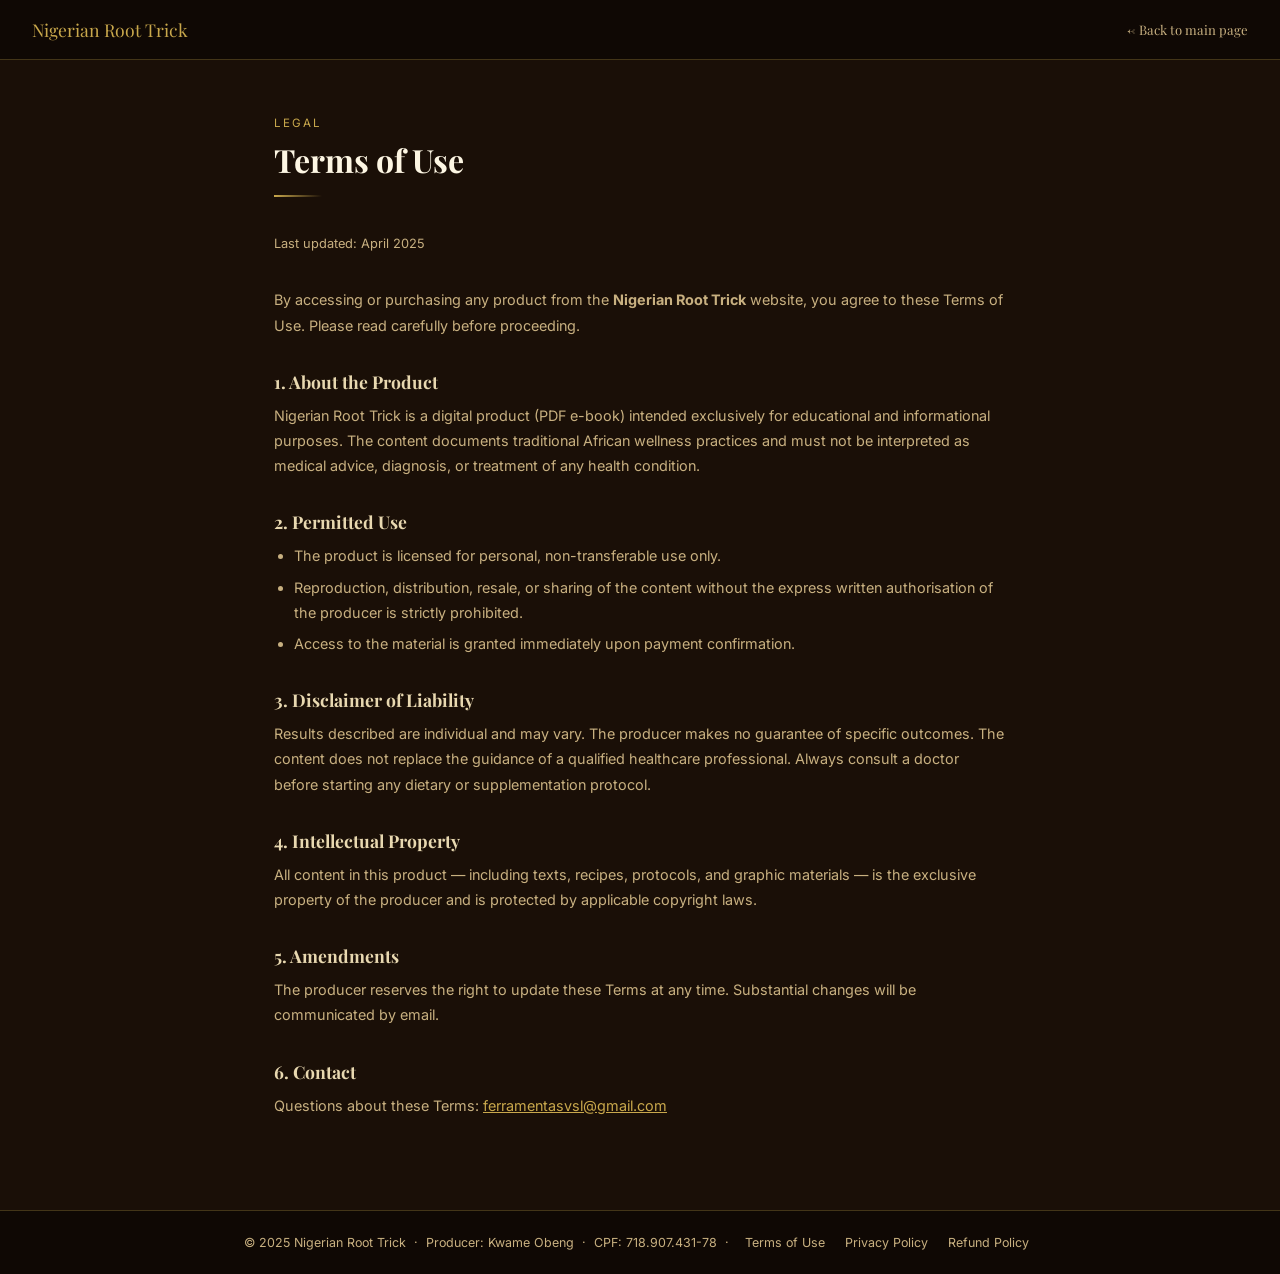
<file: termos.html>
<!DOCTYPE html>
<html lang="en">
<head>
  <script src="https://cdn.utmify.com.br/scripts/utms/latest.js" data-utmify-prevent-xcod-sck data-utmify-prevent-subids async defer></script>
  <meta charset="UTF-8">
  <meta name="viewport" content="width=device-width, initial-scale=1.0">
  <title>Terms of Use — Nigerian Root Trick</title>
  <link rel="icon" href="images/default.ico">
  <link href="https://fonts.googleapis.com/css2?family=Playfair+Display:wght@400;700&family=Inter:wght@300;400;500;600&display=swap" rel="stylesheet">
  <style>
    :root { --dark-deep:#1a0f07;--gold:#C9A84C;--cream:#FDF6E3;--cream-dim:#e8d8b0;--text-muted:#c8b080;--border-gold:rgba(201,168,76,0.28); }
    *{box-sizing:border-box;margin:0;padding:0}
    body{font-family:'Inter',sans-serif;background:var(--dark-deep);color:var(--cream);min-height:100vh}
    header{background:#0f0804;border-bottom:1px solid var(--border-gold);padding:18px 32px;display:flex;align-items:center;justify-content:space-between}
    header a{font-family:'Playfair Display',serif;color:var(--gold);font-size:1.1rem;text-decoration:none}
    header .back{font-size:0.82rem;color:var(--text-muted);text-decoration:none;transition:color .3s}
    header .back:hover{color:var(--gold)}
    main{max-width:780px;margin:0 auto;padding:56px 24px 80px}
    .page-label{font-size:.72rem;letter-spacing:.18em;text-transform:uppercase;color:var(--gold);margin-bottom:8px}
    h1{font-family:'Playfair Display',serif;font-size:2rem;color:var(--cream);margin-bottom:6px}
    .divider{width:48px;height:2px;background:linear-gradient(90deg,var(--gold),transparent);margin:14px 0 36px}
    .updated{font-size:.8rem;color:var(--text-muted);margin-bottom:32px}
    h2{font-family:'Playfair Display',serif;font-size:1.1rem;color:var(--cream-dim);margin:32px 0 10px}
    p{font-size:.9rem;color:var(--text-muted);line-height:1.75;margin-bottom:12px}
    ul{font-size:.9rem;color:var(--text-muted);line-height:1.75;padding-left:20px;margin-bottom:12px}
    li{margin-bottom:6px}
    a{color:var(--gold)}
    footer{background:#0f0804;border-top:1px solid var(--border-gold);padding:24px 32px;text-align:center;font-size:.78rem;color:var(--text-muted)}
    footer a{color:var(--text-muted);text-decoration:none;margin:0 8px}
    footer a:hover{color:var(--gold)}
  </style>
</head>
<body>
<header>
  <a href="index.html">Nigerian Root Trick</a>
  <a href="index.html" class="back">← Back to main page</a>
</header>
<main>
  <div class="page-label">Legal</div>
  <h1>Terms of Use</h1>
  <div class="divider"></div>
  <p class="updated">Last updated: April 2025</p>

  <p>By accessing or purchasing any product from the <strong>Nigerian Root Trick</strong> website, you agree to these Terms of Use. Please read carefully before proceeding.</p>

  <h2>1. About the Product</h2>
  <p>Nigerian Root Trick is a digital product (PDF e-book) intended exclusively for educational and informational purposes. The content documents traditional African wellness practices and must not be interpreted as medical advice, diagnosis, or treatment of any health condition.</p>

  <h2>2. Permitted Use</h2>
  <ul>
    <li>The product is licensed for personal, non-transferable use only.</li>
    <li>Reproduction, distribution, resale, or sharing of the content without the express written authorisation of the producer is strictly prohibited.</li>
    <li>Access to the material is granted immediately upon payment confirmation.</li>
  </ul>

  <h2>3. Disclaimer of Liability</h2>
  <p>Results described are individual and may vary. The producer makes no guarantee of specific outcomes. The content does not replace the guidance of a qualified healthcare professional. Always consult a doctor before starting any dietary or supplementation protocol.</p>

  <h2>4. Intellectual Property</h2>
  <p>All content in this product — including texts, recipes, protocols, and graphic materials — is the exclusive property of the producer and is protected by applicable copyright laws.</p>

  <h2>5. Amendments</h2>
  <p>The producer reserves the right to update these Terms at any time. Substantial changes will be communicated by email.</p>

  <h2>6. Contact</h2>
  <p>Questions about these Terms: <a href="mailto:ferramentasvsl@gmail.com">ferramentasvsl@gmail.com</a></p>
</main>
<footer>
  &copy; 2025 Nigerian Root Trick &nbsp;·&nbsp; Producer: Kwame Obeng &nbsp;·&nbsp; CPF: 718.907.431-78 &nbsp;·&nbsp;
  <a href="termos.html">Terms of Use</a>
  <a href="privacidade.html">Privacy Policy</a>
  <a href="reembolso.html">Refund Policy</a>
</footer>
</body>
</html>
</file>
<file: front1/css/page.css>
body {
		font-family: Jost;
	}
	.display-1 {
		font-family: 'Jost', sans-serif;
		font-size: 4.6rem;
		line-height: 1.1;
	}
	.display-1 > .mbr-iconfont {
		font-size: 5.75rem;
	}
	.display-2 {
		font-family: 'Jost', sans-serif;
		font-size: 2.7rem;
		line-height: 1.1;
	}
	.display-2 > .mbr-iconfont {
		font-size: 3.375rem;
	}
	.display-4 {
		font-family: 'Jost', sans-serif;
		font-size: 1.1rem;
		line-height: 1.5;
	}
	.display-4 > .mbr-iconfont {
		font-size: 1.375rem;
	}
	.display-5 {
		font-family: 'Jost', sans-serif;
		font-size: 2rem;
		line-height: 1.5;
	}
	.display-5 > .mbr-iconfont {
		font-size: 2.5rem;
	}
	.display-7 {
		font-family: 'Jost', sans-serif;
		font-size: 1.6rem;
		line-height: 1.5;
	}
	.display-7 > .mbr-iconfont {
		font-size: 2rem;
	}
	/* ---- Fluid typography for mobile devices ---- */
	/* 1.4 - font scale ratio ( bootstrap == 1.42857 ) */
	/* 100vw - current viewport width */
	/* (48 - 20)  48 == 48rem == 768px, 20 == 20rem == 320px(minimal supported viewport) */
	/* 0.65 - min scale variable, may vary */
	@media (max-width: 992px) {
		.display-1 {
			font-size: 3.68rem;
		}
	}
	@media (max-width: 768px) {
		.display-1 {
			font-size: 3.22rem;
			font-size: calc( 2.26rem + (4.6 - 2.26) * ((100vw - 20rem) / (48 - 20)));
			line-height: calc( 1.1 * (2.26rem + (4.6 - 2.26) * ((100vw - 20rem) / (48 - 20))));
		}
		.display-2 {
			font-size: 2.16rem;
			font-size: calc( 1.595rem + (2.7 - 1.595) * ((100vw - 20rem) / (48 - 20)));
			line-height: calc( 1.3 * (1.595rem + (2.7 - 1.595) * ((100vw - 20rem) / (48 - 20))));
		}
		.display-4 {
			font-size: 0.88rem;
			font-size: calc( 1.0350000000000001rem + (1.1 - 1.0350000000000001) * ((100vw - 20rem) / (48 - 20)));
			line-height: calc( 1.4 * (1.0350000000000001rem + (1.1 - 1.0350000000000001) * ((100vw - 20rem) / (48 - 20))));
		}
		.display-5 {
			font-size: 1.6rem;
			font-size: calc( 1.35rem + (2 - 1.35) * ((100vw - 20rem) / (48 - 20)));
			line-height: calc( 1.4 * (1.35rem + (2 - 1.35) * ((100vw - 20rem) / (48 - 20))));
		}
		.display-7 {
			font-size: 1.28rem;
			font-size: calc( 1.21rem + (1.6 - 1.21) * ((100vw - 20rem) / (48 - 20)));
			line-height: calc( 1.4 * (1.21rem + (1.6 - 1.21) * ((100vw - 20rem) / (48 - 20))));
		}
	}
	/* Buttons */
	.btn {
		padding: 0.6rem 1.2rem;
		border-radius: 4px;
	}
	.btn-sm {
		padding: 0.6rem 1.2rem;
		border-radius: 4px;
	}
	.btn-md {
		padding: 0.6rem 1.2rem;
		border-radius: 4px;
	}
	.btn-lg {
		padding: 1rem 2.6rem;
		border-radius: 4px;
	}
	.bg-primary {
		background-color: #348d5a !important;
	}
	.bg-success {
		background-color: #289736 !important;
	}
	.bg-info {
		background-color: #d41212 !important;
	}
	.bg-warning {
		background-color: #d41212 !important;
	}
	.bg-danger {
		background-color: #148cca !important;
	}
	.btn-primary,
	.btn-primary:active {
		background-color: #348d5a !important;
		border-color: #348d5a !important;
		color: #ffffff !important;
		box-shadow: 0 2px 2px 0 rgba(0, 0, 0, 0.2);
	}
	.btn-primary:hover,
	.btn-primary:focus,
	.btn-primary.focus,
	.btn-primary.active {
		color: #ffffff !important;
		background-color: #1d4e32 !important;
		border-color: #1d4e32 !important;
		box-shadow: 0 2px 5px 0 rgba(0, 0, 0, 0.2);
	}
	.btn-primary.disabled,
	.btn-primary:disabled {
		color: #ffffff !important;
		background-color: #1d4e32 !important;
		border-color: #1d4e32 !important;
	}
	.btn-secondary,
	.btn-secondary:active {
		background-color: #d8c3a5 !important;
		border-color: #d8c3a5 !important;
		color: #ffffff !important;
		box-shadow: 0 2px 2px 0 rgba(0, 0, 0, 0.2);
	}
	.btn-secondary:hover,
	.btn-secondary:focus,
	.btn-secondary.focus,
	.btn-secondary.active {
		color: #ffffff !important;
		background-color: #be9b69 !important;
		border-color: #be9b69 !important;
		box-shadow: 0 2px 5px 0 rgba(0, 0, 0, 0.2);
	}
	.btn-secondary.disabled,
	.btn-secondary:disabled {
		color: #ffffff !important;
		background-color: #be9b69 !important;
		border-color: #be9b69 !important;
	}
	.btn-info,
	.btn-info:active {
		background-color: #d41212 !important;
		border-color: #d41212 !important;
		color: #ffffff !important;
		box-shadow: 0 2px 2px 0 rgba(0, 0, 0, 0.2);
	}
	.btn-info:hover,
	.btn-info:focus,
	.btn-info.focus,
	.btn-info.active {
		color: #ffffff !important;
		background-color: #840b0b !important;
		border-color: #840b0b !important;
		box-shadow: 0 2px 5px 0 rgba(0, 0, 0, 0.2);
	}
	.btn-info.disabled,
	.btn-info:disabled {
		color: #ffffff !important;
		background-color: #840b0b !important;
		border-color: #840b0b !important;
	}
	.btn-success,
	.btn-success:active {
		background-color: #289736 !important;
		border-color: #289736 !important;
		color: #ffffff !important;
		box-shadow: 0 2px 2px 0 rgba(0, 0, 0, 0.2);
	}
	.btn-success:hover,
	.btn-success:focus,
	.btn-success.focus,
	.btn-success.active {
		color: #ffffff !important;
		background-color: #16521d !important;
		border-color: #16521d !important;
		box-shadow: 0 2px 5px 0 rgba(0, 0, 0, 0.2);
	}
	.btn-success.disabled,
	.btn-success:disabled {
		color: #ffffff !important;
		background-color: #16521d !important;
		border-color: #16521d !important;
	}
	.btn-warning,
	.btn-warning:active {
		background-color: #d41212 !important;
		border-color: #d41212 !important;
		color: #ffffff !important;
		box-shadow: 0 2px 2px 0 rgba(0, 0, 0, 0.2);
	}
	.btn-warning:hover,
	.btn-warning:focus,
	.btn-warning.focus,
	.btn-warning.active {
		color: #ffffff !important;
		background-color: #840b0b !important;
		border-color: #840b0b !important;
		box-shadow: 0 2px 5px 0 rgba(0, 0, 0, 0.2);
	}
	.btn-warning.disabled,
	.btn-warning:disabled {
		color: #ffffff !important;
		background-color: #840b0b !important;
		border-color: #840b0b !important;
	}
	.btn-danger,
	.btn-danger:active {
		background-color: #148cca !important;
		border-color: #148cca !important;
		color: #ffffff !important;
		box-shadow: 0 2px 2px 0 rgba(0, 0, 0, 0.2);
	}
	.btn-danger:hover,
	.btn-danger:focus,
	.btn-danger.focus,
	.btn-danger.active {
		color: #ffffff !important;
		background-color: #0c557b !important;
		border-color: #0c557b !important;
		box-shadow: 0 2px 5px 0 rgba(0, 0, 0, 0.2);
	}
	.btn-danger.disabled,
	.btn-danger:disabled {
		color: #ffffff !important;
		background-color: #0c557b !important;
		border-color: #0c557b !important;
	}
	.btn-white,
	.btn-white:active {
		background-color: #fafafa !important;
		border-color: #fafafa !important;
		color: #7a7a7a !important;
		box-shadow: 0 2px 2px 0 rgba(0, 0, 0, 0.2);
	}
	.btn-white:hover,
	.btn-white:focus,
	.btn-white.focus,
	.btn-white.active {
		color: #4f4f4f !important;
		background-color: #cfcfcf !important;
		border-color: #cfcfcf !important;
		box-shadow: 0 2px 5px 0 rgba(0, 0, 0, 0.2);
	}
	.btn-white.disabled,
	.btn-white:disabled {
		color: #7a7a7a !important;
		background-color: #cfcfcf !important;
		border-color: #cfcfcf !important;
	}
	.btn-black,
	.btn-black:active {
		background-color: #232323 !important;
		border-color: #232323 !important;
		color: #ffffff !important;
		box-shadow: 0 2px 2px 0 rgba(0, 0, 0, 0.2);
	}
	.btn-black:hover,
	.btn-black:focus,
	.btn-black.focus,
	.btn-black.active {
		color: #ffffff !important;
		background-color: #000000 !important;
		border-color: #000000 !important;
		box-shadow: 0 2px 5px 0 rgba(0, 0, 0, 0.2);
	}
	.btn-black.disabled,
	.btn-black:disabled {
		color: #ffffff !important;
		background-color: #000000 !important;
		border-color: #000000 !important;
	}
	.btn-primary-outline,
	.btn-primary-outline:active {
		background-color: transparent !important;
		border-color: transparent;
		color: #348d5a;
	}
	.btn-primary-outline:hover,
	.btn-primary-outline:focus,
	.btn-primary-outline.focus,
	.btn-primary-outline.active {
		color: #1d4e32 !important;
		background-color: transparent!important;
		border-color: transparent!important;
		box-shadow: none!important;
	}
	.btn-primary-outline.disabled,
	.btn-primary-outline:disabled {
		color: #ffffff !important;
		background-color: #348d5a !important;
		border-color: #348d5a !important;
	}
	.btn-secondary-outline,
	.btn-secondary-outline:active {
		background-color: transparent !important;
		border-color: transparent;
		color: #d8c3a5;
	}
	.btn-secondary-outline:hover,
	.btn-secondary-outline:focus,
	.btn-secondary-outline.focus,
	.btn-secondary-outline.active {
		color: #be9b69 !important;
		background-color: transparent!important;
		border-color: transparent!important;
		box-shadow: none!important;
	}
	.btn-secondary-outline.disabled,
	.btn-secondary-outline:disabled {
		color: #ffffff !important;
		background-color: #d8c3a5 !important;
		border-color: #d8c3a5 !important;
	}
	.btn-info-outline,
	.btn-info-outline:active {
		background-color: transparent !important;
		border-color: transparent;
		color: #d41212;
	}
	.btn-info-outline:hover,
	.btn-info-outline:focus,
	.btn-info-outline.focus,
	.btn-info-outline.active {
		color: #840b0b !important;
		background-color: transparent!important;
		border-color: transparent!important;
		box-shadow: none!important;
	}
	.btn-info-outline.disabled,
	.btn-info-outline:disabled {
		color: #ffffff !important;
		background-color: #d41212 !important;
		border-color: #d41212 !important;
	}
	.btn-success-outline,
	.btn-success-outline:active {
		background-color: transparent !important;
		border-color: transparent;
		color: #289736;
	}
	.btn-success-outline:hover,
	.btn-success-outline:focus,
	.btn-success-outline.focus,
	.btn-success-outline.active {
		color: #16521d !important;
		background-color: transparent!important;
		border-color: transparent!important;
		box-shadow: none!important;
	}
	.btn-success-outline.disabled,
	.btn-success-outline:disabled {
		color: #ffffff !important;
		background-color: #289736 !important;
		border-color: #289736 !important;
	}
	.btn-warning-outline,
	.btn-warning-outline:active {
		background-color: transparent !important;
		border-color: transparent;
		color: #d41212;
	}
	.btn-warning-outline:hover,
	.btn-warning-outline:focus,
	.btn-warning-outline.focus,
	.btn-warning-outline.active {
		color: #840b0b !important;
		background-color: transparent!important;
		border-color: transparent!important;
		box-shadow: none!important;
	}
	.btn-warning-outline.disabled,
	.btn-warning-outline:disabled {
		color: #ffffff !important;
		background-color: #d41212 !important;
		border-color: #d41212 !important;
	}
	.btn-danger-outline,
	.btn-danger-outline:active {
		background-color: transparent !important;
		border-color: transparent;
		color: #148cca;
	}
	.btn-danger-outline:hover,
	.btn-danger-outline:focus,
	.btn-danger-outline.focus,
	.btn-danger-outline.active {
		color: #0c557b !important;
		background-color: transparent!important;
		border-color: transparent!important;
		box-shadow: none!important;
	}
	.btn-danger-outline.disabled,
	.btn-danger-outline:disabled {
		color: #ffffff !important;
		background-color: #148cca !important;
		border-color: #148cca !important;
	}
	.btn-black-outline,
	.btn-black-outline:active {
		background-color: transparent !important;
		border-color: transparent;
		color: #232323;
	}
	.btn-black-outline:hover,
	.btn-black-outline:focus,
	.btn-black-outline.focus,
	.btn-black-outline.active {
		color: #000000 !important;
		background-color: transparent!important;
		border-color: transparent!important;
		box-shadow: none!important;
	}
	.btn-black-outline.disabled,
	.btn-black-outline:disabled {
		color: #ffffff !important;
		background-color: #232323 !important;
		border-color: #232323 !important;
	}
	.btn-white-outline,
	.btn-white-outline:active {
		background-color: transparent !important;
		border-color: transparent;
		color: #fafafa;
	}
	.btn-white-outline:hover,
	.btn-white-outline:focus,
	.btn-white-outline.focus,
	.btn-white-outline.active {
		color: #cfcfcf !important;
		background-color: transparent!important;
		border-color: transparent!important;
		box-shadow: none!important;
	}
	.btn-white-outline.disabled,
	.btn-white-outline:disabled {
		color: #7a7a7a !important;
		background-color: #fafafa !important;
		border-color: #fafafa !important;
	}
	.text-primary {
		color: #348d5a !important;
	}
	.text-secondary {
		color: #d8c3a5 !important;
	}
	.text-success {
		color: #289736 !important;
	}
	.text-info {
		color: #d41212 !important;
	}
	.text-warning {
		color: #d41212 !important;
	}
	.text-danger {
		color: #148cca !important;
	}
	.text-white {
		color: #fafafa !important;
	}
	.text-black {
		color: #232323 !important;
	}
	a.text-primary:hover,
	a.text-primary:focus,
	a.text-primary.active {
		color: #19422a !important;
	}
	a.text-secondary:hover,
	a.text-secondary:focus,
	a.text-secondary.active {
		color: #b9945e !important;
	}
	a.text-success:hover,
	a.text-success:focus,
	a.text-success.active {
		color: #134619 !important;
	}
	a.text-info:hover,
	a.text-info:focus,
	a.text-info.active {
		color: #760a0a !important;
	}
	a.text-warning:hover,
	a.text-warning:focus,
	a.text-warning.active {
		color: #760a0a !important;
	}
	a.text-danger:hover,
	a.text-danger:focus,
	a.text-danger.active {
		color: #0b4c6d !important;
	}
	a.text-white:hover,
	a.text-white:focus,
	a.text-white.active {
		color: #c7c7c7 !important;
	}
	a.text-black:hover,
	a.text-black:focus,
	a.text-black.active {
		color: #000000 !important;
	}
	a[class*="text-"]:not(.nav-link):not(.dropdown-item):not([role]):not(.navbar-caption) {
		position: relative;
		background-image: transparent;
		background-size: 10000px 2px;
		background-repeat: no-repeat;
		background-position: 0px 1.2em;
		background-position: -10000px 1.2em;
	}
	a[class*="text-"]:not(.nav-link):not(.dropdown-item):not([role]):not(.navbar-caption):hover {
		transition: background-position 2s ease-in-out;
		background-image: linear-gradient(currentColor 50%, currentColor 50%);
		background-position: 0px 1.2em;
	}
	.nav-tabs .nav-link.active {
		color: #348d5a;
	}
	.nav-tabs .nav-link:not(.active) {
		color: #232323;
	}
	.alert-success {
		background-color: #70c770;
	}
	.alert-info {
		background-color: #d41212;
	}
	.alert-warning {
		background-color: #d41212;
	}
	.alert-danger {
		background-color: #148cca;
	}
	.mbr-gallery-filter li.active .btn {
		background-color: #348d5a;
		border-color: #348d5a;
		color: #ffffff;
	}
	.mbr-gallery-filter li.active .btn:focus {
		box-shadow: none;
	}
	a,
	a:hover {
		color: #348d5a;
	}
	.mbr-plan-header.bg-primary .mbr-plan-subtitle,
	.mbr-plan-header.bg-primary .mbr-plan-price-desc {
		color: #75cc9a;
	}
	.mbr-plan-header.bg-success .mbr-plan-subtitle,
	.mbr-plan-header.bg-success .mbr-plan-price-desc {
		color: #68d776;
	}
	.mbr-plan-header.bg-info .mbr-plan-subtitle,
	.mbr-plan-header.bg-info .mbr-plan-price-desc {
		color: #f9b9b9;
	}
	.mbr-plan-header.bg-warning .mbr-plan-subtitle,
	.mbr-plan-header.bg-warning .mbr-plan-price-desc {
		color: #f9b9b9;
	}
	.mbr-plan-header.bg-danger .mbr-plan-subtitle,
	.mbr-plan-header.bg-danger .mbr-plan-price-desc {
		color: #b3e0f7;
	}
	/* Scroll to top button*/
	.scrollToTop_wraper {
		display: none;
	}
	.form-control {
		font-family: 'Jost', sans-serif;
		font-size: 1.1rem;
		line-height: 1.5;
		font-weight: 400;
	}
	.form-control > .mbr-iconfont {
		font-size: 1.375rem;
	}
	.form-control:hover,
	.form-control:focus {
		box-shadow: rgba(0, 0, 0, 0.07) 0px 1px 1px 0px, rgba(0, 0, 0, 0.07) 0px 1px 3px 0px, rgba(0, 0, 0, 0.03) 0px 0px 0px 1px;
		border-color: #348d5a !important;
	}
	.form-control:-webkit-input-placeholder {
		font-family: 'Jost', sans-serif;
		font-size: 1.1rem;
		line-height: 1.5;
		font-weight: 400;
	}
	.form-control:-webkit-input-placeholder > .mbr-iconfont {
		font-size: 1.375rem;
	}
	blockquote {
		border-color: #348d5a;
	}
	/* Forms */
	.jq-selectbox li:hover,
	.jq-selectbox li.selected {
		background-color: #348d5a;
		color: #ffffff;
	}
	.jq-number__spin {
		transition: 0.25s ease;
	}
	.jq-number__spin:hover {
		border-color: #348d5a;
	}
	.jq-selectbox .jq-selectbox__trigger-arrow,
	.jq-number__spin.minus:after,
	.jq-number__spin.plus:after {
		transition: 0.4s;
		border-top-color: #353535;
		border-bottom-color: #353535;
	}
	.jq-selectbox:hover .jq-selectbox__trigger-arrow,
	.jq-number__spin.minus:hover:after,
	.jq-number__spin.plus:hover:after {
		border-top-color: #348d5a;
		border-bottom-color: #348d5a;
	}
	.xdsoft_datetimepicker .xdsoft_calendar td.xdsoft_default,
	.xdsoft_datetimepicker .xdsoft_calendar td.xdsoft_current,
	.xdsoft_datetimepicker .xdsoft_timepicker .xdsoft_time_box > div > div.xdsoft_current {
		color: #ffffff !important;
		background-color: #348d5a !important;
		box-shadow: none !important;
	}
	.xdsoft_datetimepicker .xdsoft_calendar td:hover,
	.xdsoft_datetimepicker .xdsoft_timepicker .xdsoft_time_box > div > div:hover {
		color: #000000 !important;
		background: #d8c3a5 !important;
		box-shadow: none !important;
	}
	.lazy-bg {
		background-image: none !important;
	}
	.lazy-placeholder:not(section),
	.lazy-none {
		display: block;
		position: relative;
		padding-bottom: 56.25%;
		width: 100%;
		height: auto;
	}
	iframe.lazy-placeholder,
	.lazy-placeholder:after {
		content: '';
		position: absolute;
		width: 200px;
		height: 200px;
		background: transparent no-repeat center;
		background-size: contain;
		top: 50%;
		left: 50%;
		transform: translateX(-50%) translateY(-50%);
		background-image: url("data:image/svg+xml;charset=UTF-8,%3csvg width='32' height='32' viewBox='0 0 64 64' xmlns='http://www.w3.org/2000/svg' stroke='%23348d5a' %3e%3cg fill='none' fill-rule='evenodd'%3e%3cg transform='translate(16 16)' stroke-width='2'%3e%3ccircle stroke-opacity='.5' cx='16' cy='16' r='16'/%3e%3cpath d='M32 16c0-9.94-8.06-16-16-16'%3e%3canimateTransform attributeName='transform' type='rotate' from='0 16 16' to='360 16 16' dur='1s' repeatCount='indefinite'/%3e%3c/path%3e%3c/g%3e%3c/g%3e%3c/svg%3e");
	}
	section.lazy-placeholder:after {
		opacity: 0.5;
	}
	body {
		overflow-x: hidden;
	}
	a {
		transition: color 0.6s;
	}
	.cid-sFF0ciwnEL {
		z-index: 1000;
		width: 100%;
		position: relative;
		min-height: 60px;
	}
	.cid-sFF0ciwnEL nav.navbar {
		position: fixed;
	}
	.cid-sFF0ciwnEL .dropdown-item:before {
		font-family: Moririse2 !important;
		content: "\e966";
		display: inline-block;
		width: 0;
		position: absolute;
		left: 1rem;
		top: 0.5rem;
		margin-right: 0.5rem;
		line-height: 1;
		font-size: inherit;
		vertical-align: middle;
		text-align: center;
		overflow: hidden;
		transform: scale(0, 1);
		transition: all 0.25s ease-in-out;
	}
	.cid-sFF0ciwnEL .dropdown-menu {
		padding: 0;
		border-radius: 4px;
		box-shadow: 0 1px 3px 0 rgba(0, 0, 0, 0.1);
	}
	.cid-sFF0ciwnEL .dropdown-item {
		border-bottom: 1px solid #e6e6e6;
	}
	.cid-sFF0ciwnEL .dropdown-item:hover,
	.cid-sFF0ciwnEL .dropdown-item:focus {
		background: #348d5a !important;
		color: white !important;
	}
	.cid-sFF0ciwnEL .dropdown-item:first-child {
		border-top-left-radius: 4px;
		border-top-right-radius: 4px;
	}
	.cid-sFF0ciwnEL .dropdown-item:last-child {
		border-bottom: none;
		border-bottom-left-radius: 4px;
		border-bottom-right-radius: 4px;
	}
	.cid-sFF0ciwnEL .nav-dropdown .link {
		padding: 0 0.3em !important;
		margin: 0.667em 1em !important;
	}
	.cid-sFF0ciwnEL .nav-dropdown .link.dropdown-toggle::after {
		margin-left: 0.5rem;
		margin-top: 0.2rem;
	}
	.cid-sFF0ciwnEL .nav-link {
		position: relative;
	}
	.cid-sFF0ciwnEL .container {
		display: flex;
		margin: auto;
	}
	.cid-sFF0ciwnEL .iconfont-wrapper {
		color: #000000 !important;
		font-size: 1.5rem;
		padding-right: 0.5rem;
	}
	.cid-sFF0ciwnEL .dropdown-menu,
	.cid-sFF0ciwnEL .navbar.opened {
		background: #000000 !important;
	}
	.cid-sFF0ciwnEL .nav-item:focus,
	.cid-sFF0ciwnEL .nav-link:focus {
		outline: none;
	}
	.cid-sFF0ciwnEL .dropdown .dropdown-menu .dropdown-item {
		width: auto;
		transition: all 0.25s ease-in-out;
	}
	.cid-sFF0ciwnEL .dropdown .dropdown-menu .dropdown-item::after {
		right: 0.5rem;
	}
	.cid-sFF0ciwnEL .dropdown .dropdown-menu .dropdown-item .mbr-iconfont {
		margin-right: 0.5rem;
		vertical-align: sub;
	}
	.cid-sFF0ciwnEL .dropdown .dropdown-menu .dropdown-item .mbr-iconfont:before {
		display: inline-block;
		transform: scale(1, 1);
		transition: all 0.25s ease-in-out;
	}
	.cid-sFF0ciwnEL .collapsed .dropdown-menu .dropdown-item:before {
		display: none;
	}
	.cid-sFF0ciwnEL .collapsed .dropdown .dropdown-menu .dropdown-item {
		padding: 0.235em 1.5em 0.235em 1.5em !important;
		transition: none;
		margin: 0 !important;
	}
	.cid-sFF0ciwnEL .navbar {
		min-height: 70px;
		transition: all 0.3s;
		border-bottom: 1px solid transparent;
		box-shadow: 0 1px 3px 0 rgba(0, 0, 0, 0.1);
		background: #000000;
	}
	.cid-sFF0ciwnEL .navbar.opened {
		transition: all 0.3s;
	}
	.cid-sFF0ciwnEL .navbar .dropdown-item {
		padding: 0.5rem 1.8rem;
	}
	.cid-sFF0ciwnEL .navbar .navbar-logo img {
		width: auto;
	}
	.cid-sFF0ciwnEL .navbar .navbar-collapse {
		justify-content: flex-end;
		z-index: 1;
	}
	.cid-sFF0ciwnEL .navbar.collapsed {
		justify-content: center;
	}
	.cid-sFF0ciwnEL .navbar.collapsed .nav-item .nav-link::before {
		display: none;
	}
	.cid-sFF0ciwnEL .navbar.collapsed.opened .dropdown-menu {
		top: 0;
	}
	.cid-sFF0ciwnEL .navbar.collapsed .dropdown-menu .dropdown-submenu {
		left: 0 !important;
	}
	.cid-sFF0ciwnEL .navbar.collapsed .dropdown-menu .dropdown-item:after {
		right: auto;
	}
	.cid-sFF0ciwnEL .navbar.collapsed .dropdown-menu .dropdown-toggle[data-toggle="dropdown-submenu"]:after {
		margin-left: 0.5rem;
		margin-top: 0.2rem;
		border-top: 0.35em solid;
		border-right: 0.35em solid transparent;
		border-left: 0.35em solid transparent;
		border-bottom: 0;
		top: 41%;
	}
	.cid-sFF0ciwnEL .navbar.collapsed ul.navbar-nav li {
		margin: auto;
	}
	.cid-sFF0ciwnEL .navbar.collapsed .dropdown-menu .dropdown-item {
		padding: 0.25rem 1.5rem;
		text-align: center;
	}
	.cid-sFF0ciwnEL .navbar.collapsed .icons-menu {
		padding-left: 0;
		padding-right: 0;
		padding-top: 0.5rem;
		padding-bottom: 0.5rem;
	}
	@media (max-width: 991px) {
		.cid-sFF0ciwnEL .navbar .nav-item .nav-link::before {
			display: none;
		}
		.cid-sFF0ciwnEL .navbar.opened .dropdown-menu {
			top: 0;
		}
		.cid-sFF0ciwnEL .navbar .dropdown-menu .dropdown-submenu {
			left: 0 !important;
		}
		.cid-sFF0ciwnEL .navbar .dropdown-menu .dropdown-item:after {
			right: auto;
		}
		.cid-sFF0ciwnEL .navbar .dropdown-menu .dropdown-toggle[data-toggle="dropdown-submenu"]:after {
			margin-left: 0.5rem;
			margin-top: 0.2rem;
			border-top: 0.35em solid;
			border-right: 0.35em solid transparent;
			border-left: 0.35em solid transparent;
			border-bottom: 0;
			top: 40%;
		}
		.cid-sFF0ciwnEL .navbar .navbar-logo img {
			height: 3rem !important;
		}
		.cid-sFF0ciwnEL .navbar ul.navbar-nav li {
			margin: auto;
		}
		.cid-sFF0ciwnEL .navbar .dropdown-menu .dropdown-item {
			padding: 0.25rem 1.5rem !important;
			text-align: center;
		}
		.cid-sFF0ciwnEL .navbar .navbar-brand {
			flex-shrink: initial;
			flex-basis: auto;
			word-break: break-word;
			padding-right: 2rem;
		}
		.cid-sFF0ciwnEL .navbar .navbar-toggler {
			flex-basis: auto;
		}
		.cid-sFF0ciwnEL .navbar .icons-menu {
			padding-left: 0;
			padding-top: 0.5rem;
			padding-bottom: 0.5rem;
		}
	}
	.cid-sFF0ciwnEL .navbar.navbar-short {
		min-height: 60px;
	}
	.cid-sFF0ciwnEL .navbar.navbar-short .navbar-logo img {
		height: 2.5rem !important;
	}
	.cid-sFF0ciwnEL .navbar.navbar-short .navbar-brand {
		min-height: 60px;
		padding: 0;
	}
	.cid-sFF0ciwnEL .navbar-brand {
		min-height: 70px;
		flex-shrink: 0;
		align-items: center;
		margin-right: 0;
		padding: 10px 0;
		transition: all 0.3s;
		word-break: break-word;
		z-index: 1;
	}
	.cid-sFF0ciwnEL .navbar-brand .navbar-caption {
		line-height: inherit !important;
	}
	.cid-sFF0ciwnEL .navbar-brand .navbar-logo a {
		outline: none;
	}
	.cid-sFF0ciwnEL .dropdown-item.active,
	.cid-sFF0ciwnEL .dropdown-item:active {
		background-color: transparent;
	}
	.cid-sFF0ciwnEL .navbar-expand-lg .navbar-nav .nav-link {
		padding: 0;
	}
	.cid-sFF0ciwnEL .nav-dropdown .link.dropdown-toggle {
		margin-right: 1.667em;
	}
	.cid-sFF0ciwnEL .nav-dropdown .link.dropdown-toggle[aria-expanded="true"] {
		margin-right: 0;
		padding: 0.667em 1.667em;
	}
	.cid-sFF0ciwnEL .navbar.navbar-expand-lg .dropdown .dropdown-menu {
		background: #000000;
	}
	.cid-sFF0ciwnEL .navbar.navbar-expand-lg .dropdown .dropdown-menu .dropdown-submenu {
		margin: 0;
		left: 100%;
	}
	.cid-sFF0ciwnEL .navbar .dropdown.open > .dropdown-menu {
		display: block;
	}
	.cid-sFF0ciwnEL ul.navbar-nav {
		flex-wrap: wrap;
	}
	.cid-sFF0ciwnEL .navbar-buttons {
		text-align: center;
		min-width: 170px;
	}
	.cid-sFF0ciwnEL button.navbar-toggler {
		outline: none;
		width: 31px;
		height: 20px;
		cursor: pointer;
		transition: all 0.2s;
		position: relative;
		align-self: center;
	}
	.cid-sFF0ciwnEL button.navbar-toggler .hamburger span {
		position: absolute;
		right: 0;
		width: 30px;
		height: 2px;
		border-right: 5px;
		background-color: #004438;
	}
	.cid-sFF0ciwnEL button.navbar-toggler .hamburger span:nth-child(1) {
		top: 0;
		transition: all 0.2s;
	}
	.cid-sFF0ciwnEL button.navbar-toggler .hamburger span:nth-child(2) {
		top: 8px;
		transition: all 0.15s;
	}
	.cid-sFF0ciwnEL button.navbar-toggler .hamburger span:nth-child(3) {
		top: 8px;
		transition: all 0.15s;
	}
	.cid-sFF0ciwnEL button.navbar-toggler .hamburger span:nth-child(4) {
		top: 16px;
		transition: all 0.2s;
	}
	.cid-sFF0ciwnEL nav.opened .hamburger span:nth-child(1) {
		top: 8px;
		width: 0;
		opacity: 0;
		right: 50%;
		transition: all 0.2s;
	}
	.cid-sFF0ciwnEL nav.opened .hamburger span:nth-child(2) {
		transform: rotate(45deg);
		transition: all 0.25s;
	}
	.cid-sFF0ciwnEL nav.opened .hamburger span:nth-child(3) {
		transform: rotate(-45deg);
		transition: all 0.25s;
	}
	.cid-sFF0ciwnEL nav.opened .hamburger span:nth-child(4) {
		top: 8px;
		width: 0;
		opacity: 0;
		right: 50%;
		transition: all 0.2s;
	}
	.cid-sFF0ciwnEL .navbar-dropdown {
		padding: 0 1rem;
		position: fixed;
	}
	.cid-sFF0ciwnEL a.nav-link {
		display: flex;
		align-items: center;
		justify-content: center;
	}
	.cid-sFF0ciwnEL .icons-menu {
		flex-wrap: nowrap;
		display: flex;
		justify-content: center;
		padding-left: 1rem;
		padding-right: 1rem;
		padding-top: 0.3rem;
		text-align: center;
	}
	@media screen and (-ms-high-contrast: active), (-ms-high-contrast: none) {
		.cid-sFF0ciwnEL .navbar {
			height: 70px;
		}
		.cid-sFF0ciwnEL .navbar.opened {
			height: auto;
		}
		.cid-sFF0ciwnEL .nav-item .nav-link:hover::before {
			width: 175%;
			max-width: calc(100% + 2rem);
			left: -1rem;
		}
	}
	.cid-sFF0SGinka {
		padding-top: 2rem;
		padding-bottom: 0rem;
		background-color: #ffffff;
	}
	.cid-sFF0SGinka .row {
		align-items: center;
	}
	@media (max-width: 991px) {
		.cid-sFF0SGinka .image-wrapper {
			padding: 1rem;
		}
	}
	@media (min-width: 992px) {
		.cid-sFF0SGinka .text-wrapper {
			padding: 0 2rem;
		}
	}
	.cid-sFF0SGinka .mbr-section-title {
		color: #000000;
	}
	.cid-sFF0SGinka .mbr-text,
	.cid-sFF0SGinka .mbr-section-btn {
		color: #000000;
	}
	.cid-tUhXEWfnUc {
		padding-top: 2rem;
		padding-bottom: 1rem;
		background-color: #d41212;
	}
	.cid-tUhXEWfnUc .mbr-fallback-image.disabled {
		display: none;
	}
	.cid-tUhXEWfnUc .mbr-fallback-image {
		display: block;
		background-size: cover;
		background-position: center center;
		width: 100%;
		height: 100%;
		position: absolute;
		top: 0;
	}
	.cid-tUhXEWfnUc .mbr-section-title {
		color: #fafafa;
	}
	.cid-to6RNwvGA0 {
		padding-top: 1rem;
		padding-bottom: 0rem;
		background-color: #ffffff;
	}
	.cid-to6RNwvGA0 img,
	.cid-to6RNwvGA0 .item-img {
		width: 100%;
	}
	.cid-to6RNwvGA0 .item:focus,
	.cid-to6RNwvGA0 span:focus {
		outline: none;
	}
	.cid-to6RNwvGA0 .item {
		cursor: pointer;
		margin-bottom: 2rem;
	}
	.cid-to6RNwvGA0 .row {
		margin-left: 0;
		margin-right: 0;
	}
	.cid-to6RNwvGA0 .item {
		padding: 0;
		margin: 0;
	}
	.cid-to6RNwvGA0 .item-wrapper {
		position: relative;
		border-radius: 4px;
		background: #fafafa;
		height: 100%;
		display: flex;
		flex-flow: column nowrap;
	}
	@media (min-width: 992px) {
		.cid-to6RNwvGA0 .item-wrapper .item-content {
			padding: 2rem;
		}
	}
	@media (max-width: 991px) {
		.cid-to6RNwvGA0 .item-wrapper .item-content {
			padding: 1rem;
		}
	}
	.cid-to6RNwvGA0 .mbr-section-btn {
		margin-top: auto !important;
	}
	.cid-to6RNwvGA0 .mbr-section-title {
		color: #232323;
	}
	.cid-to6RNwvGA0 .mbr-text,
	.cid-to6RNwvGA0 .mbr-section-btn {
		text-align: center;
	}
	.cid-to6RNwvGA0 .item-title {
		text-align: center;
	}
	.cid-to6RNwvGA0 .item-subtitle {
		text-align: center;
	}
	.cid-Z6Q8RHGZ2o {
		padding-top: 30px;
		padding-bottom: 15px;
		background-color: #7a7a7a;
	}
	.cid-Z6Q8RHGZ2o .mbr-section-subtitle {
		color: #767676;
	}
	.cid-Z6Q8RHGZ2o .media-container-row {
		-webkit-flex-wrap: wrap;
		-ms-flex-wrap: wrap;
		flex-wrap: wrap;
	}
	.cid-Z6Q8RHGZ2o .mbr-text {
		color: #000000;
	}
	.cid-Z6Q8RHGZ2o .mbr-author-desc {
		display: block;
		color: #767676;
	}
	.cid-Z6Q8RHGZ2o .mbr-author-name {
		color: #000000;
	}
	.cid-Z6Q8RHGZ2o .list > li {
		display: flex;
	}
	.cid-Z6Q8RHGZ2o .mbr-testimonial .panel-item {
		background-color: #fafafa;
		box-shadow: 0px 0px 10px 3px #ccc;
	}
	.cid-Z6Q8RHGZ2o .mbr-testimonial .card-block {
		-webkit-flex-grow: 0;
		flex-grow: 0;
		padding: 2.4rem 2.4rem 0 2.4rem;
	}
	.cid-Z6Q8RHGZ2o .mbr-testimonial .card-block .testimonial-photo {
		display: inline-block;
		width: 120px;
		height: 120px;
		margin-bottom: 1.6rem;
		overflow: hidden;
		border-radius: 50%;
	}
	.cid-Z6Q8RHGZ2o .mbr-testimonial .card-block .testimonial-photo img {
		width: 100%;
		min-width: 100%;
		min-height: 100%;
	}
	.cid-Z6Q8RHGZ2o .mbr-testimonial .card-footer {
		padding-bottom: 2.4rem;
		border-top: 0;
		padding-top: 1rem;
		word-wrap: break-word;
		word-break: break-word;
		background: none;
	}
	@media (max-width: 300px) {
		.cid-Z6Q8RHGZ2o .testimonial-photo {
			width: 100% !important;
			height: auto !important;
		}
	}
	.cid-Z6Q8RHGZ2o H2 {
		color: #fafafa;
	}
	.cid-tUhYHPeY2j {
		padding-top: 2rem;
		padding-bottom: 1rem;
		background-color: #d41212;
	}
	.cid-tUhYHPeY2j .mbr-fallback-image.disabled {
		display: none;
	}
	.cid-tUhYHPeY2j .mbr-fallback-image {
		display: block;
		background-size: cover;
		background-position: center center;
		width: 100%;
		height: 100%;
		position: absolute;
		top: 0;
	}
	.cid-tUhYHPeY2j .mbr-section-title {
		color: #fafafa;
	}
	.cid-to74EJlvjm {
		padding-top: 0rem;
		padding-bottom: 0rem;
		background-color: #ffffff;
	}
	.cid-to74EJlvjm .mbr-fallback-image.disabled {
		display: none;
	}
	.cid-to74EJlvjm .mbr-fallback-image {
		display: block;
		background-size: cover;
		background-position: center center;
		width: 100%;
		height: 100%;
		position: absolute;
		top: 0;
	}
	@media (max-width: 991px) {
		.cid-to74EJlvjm .image-wrapper {
			margin-bottom: 1rem;
		}
	}
	.cid-to74EJlvjm .row {
		flex-direction: row-reverse;
	}
	.cid-to74EJlvjm img {
		width: 100%;
	}
	@media (min-width: 992px) {
		.cid-to74EJlvjm .text-wrapper {
			padding: 2rem;
		}
	}
	.cid-to74EJlvjm .mbr-section-title {
		color: #000000;
	}
	.cid-tUxxW4anMt {
		padding-top: 2rem;
		padding-bottom: 1rem;
		background-color: #d41212;
	}
	.cid-tUxxW4anMt .mbr-fallback-image.disabled {
		display: none;
	}
	.cid-tUxxW4anMt .mbr-fallback-image {
		display: block;
		background-size: cover;
		background-position: center center;
		width: 100%;
		height: 100%;
		position: absolute;
		top: 0;
	}
	.cid-tUxxW4anMt .mbr-section-title {
		color: #fafafa;
	}
	.cid-tUsLOSmWyt {
		padding-top: 1rem;
		padding-bottom: 0rem;
		background-color: #ffffff;
	}
	.cid-tUsLOSmWyt .mbr-section-subtitle {
		text-align: left;
	}
	.cid-ubTGLNoTLS {
		padding-top: 2rem;
		padding-bottom: 0rem;
		background-color: #ffffff;
	}
	.cid-ubTGLNoTLS .mbr-fallback-image.disabled {
		display: none;
	}
	.cid-ubTGLNoTLS .mbr-fallback-image {
		display: block;
		background-size: cover;
		background-position: center center;
		width: 100%;
		height: 100%;
		position: absolute;
		top: 0;
	}
	@media (max-width: 991px) {
		.cid-ubTGLNoTLS .image-wrapper {
			margin-bottom: 1rem;
		}
	}
	.cid-ubTGLNoTLS img {
		width: 100%;
	}
	@media (min-width: 992px) {
		.cid-ubTGLNoTLS .text-wrapper {
			padding: 2rem;
		}
	}
	.cid-ubTGLNoTLS .mbr-section-title {
		color: #000000;
	}
	.cid-tUi171W7Op {
		padding-top: 2rem;
		padding-bottom: 1rem;
		background-color: #d41212;
	}
	.cid-tUi171W7Op .mbr-fallback-image.disabled {
		display: none;
	}
	.cid-tUi171W7Op .mbr-fallback-image {
		display: block;
		background-size: cover;
		background-position: center center;
		width: 100%;
		height: 100%;
		position: absolute;
		top: 0;
	}
	.cid-tUi171W7Op .mbr-section-title {
		color: #fafafa;
	}
	.cid-tUi171W7Op .mbr-section-subtitle {
		color: #ffff00;
	}
	.cid-u0tyGWOLHF {
		padding-top: 1rem;
		padding-bottom: 3rem;
		background-color: #fafafa;
	}
	.cid-u0tyGWOLHF img,
	.cid-u0tyGWOLHF .item-img {
		width: 100%;
	}
	.cid-u0tyGWOLHF .item:focus,
	.cid-u0tyGWOLHF span:focus {
		outline: none;
	}
	.cid-u0tyGWOLHF .item {
		cursor: pointer;
		margin-bottom: 2rem;
	}
	.cid-u0tyGWOLHF .item-wrapper {
		position: relative;
		border-radius: 4px;
		background: #fafafa;
		height: 100%;
		display: flex;
		flex-flow: column nowrap;
	}
	@media (min-width: 992px) {
		.cid-u0tyGWOLHF .item-wrapper .item-content {
			padding: 2rem;
		}
	}
	@media (max-width: 991px) {
		.cid-u0tyGWOLHF .item-wrapper .item-content {
			padding: 1rem;
		}
	}
	.cid-u0tyGWOLHF .mbr-section-btn {
		margin-top: auto !important;
	}
	.cid-u0tyGWOLHF .mbr-section-title {
		color: #990000;
	}
	.cid-u0tyGWOLHF .mbr-text,
	.cid-u0tyGWOLHF .mbr-section-btn {
		text-align: left;
	}
	.cid-u0tyGWOLHF .item-title {
		text-align: left;
	}
	.cid-u0tyGWOLHF .item-subtitle {
		text-align: center;
	}
	.cid-ubTH6L3nIw {
		padding-top: 2rem;
		padding-bottom: 1rem;
		background-color: #d41212;
	}
	.cid-ubTH6L3nIw .mbr-fallback-image.disabled {
		display: none;
	}
	.cid-ubTH6L3nIw .mbr-fallback-image {
		display: block;
		background-size: cover;
		background-position: center center;
		width: 100%;
		height: 100%;
		position: absolute;
		top: 0;
	}
	.cid-ubTH6L3nIw .mbr-section-title {
		color: #fafafa;
	}
	.cid-ubTHefs2wF {
		padding-top: 2rem;
		padding-bottom: 1rem;
		background-color: #ffffff;
	}
	.cid-ubTHefs2wF .counter-container ol {
		margin-bottom: 0;
		counter-reset: myCounter;
	}
	.cid-ubTHefs2wF .counter-container ol li {
		margin-bottom: 1rem;
	}
	.cid-ubTHefs2wF .counter-container ol li {
		list-style: none;
		padding-left: 1rem;
		position: relative;
	}
	.cid-ubTHefs2wF .counter-container ol li:before {
		position: absolute;
		left: -40px;
		margin-top: 5px;
		counter-increment: myCounter;
		content: counter(myCounter);
		line-height: 40px;
		transition: all .2s;
		color: #ffffff;
		background: #d41212;
		width: 40px;
		height: 40px;
		border-radius: 50%;
		display: flex;
		align-items: center;
		justify-content: center;
	}
	.cid-ubTIc5z9ax {
		padding-top: 2rem;
		padding-bottom: 1rem;
		background-color: #d41212;
	}
	.cid-ubTIc5z9ax .mbr-fallback-image.disabled {
		display: none;
	}
	.cid-ubTIc5z9ax .mbr-fallback-image {
		display: block;
		background-size: cover;
		background-position: center center;
		width: 100%;
		height: 100%;
		position: absolute;
		top: 0;
	}
	.cid-ubTIc5z9ax .mbr-section-title {
		color: #fafafa;
	}
	.cid-ubTIh5gczX {
		padding-top: 2rem;
		padding-bottom: 1rem;
		background-color: #ffffff;
	}
	.cid-ubTIh5gczX .counter-container ul {
		margin: 0;
		list-style: none;
		padding-left: 2.5rem;
	}
	.cid-ubTIh5gczX .counter-container ul li {
		margin-bottom: 1rem;
		list-style: none;
		position: relative;
		padding-left: 1rem;
	}
	.cid-ubTIh5gczX .counter-container ul li:before {
		position: absolute;
		left: -40px;
		content: "";
		display: flex;
		justify-content: center;
		align-items: center;
		color: #ffffff;
		background-color: #289736;
		width: 40px;
		height: 40px;
		border-radius: 50%;
		margin-top: 5px;
		content: "Ã¢Å“â€œ";
	}
	.cid-u0sZzmKKV7 {
		padding-top: 1rem;
		padding-bottom: 0rem;
		background-color: #d41212;
	}
	.cid-u0sZzmKKV7 .mbr-fallback-image.disabled {
		display: none;
	}
	.cid-u0sZzmKKV7 .mbr-fallback-image {
		display: block;
		background-size: cover;
		background-position: center center;
		width: 100%;
		height: 100%;
		position: absolute;
		top: 0;
	}
	.cid-u0sZzmKKV7 .mbr-section-title {
		color: #fafafa;
	}
	.cid-u0sZAGRfVT {
		padding-top: 1rem;
		padding-bottom: 0rem;
		background-color: #fafafa;
	}
	.cid-u0sZAGRfVT .mbr-fallback-image.disabled {
		display: none;
	}
	.cid-u0sZAGRfVT .mbr-fallback-image {
		display: block;
		background-size: cover;
		background-position: center center;
		width: 100%;
		height: 100%;
		position: absolute;
		top: 0;
	}
	@media (max-width: 991px) {
		.cid-u0sZAGRfVT .image-wrapper {
			margin-bottom: 1rem;
		}
	}
	.cid-u0sZAGRfVT img {
		width: 100%;
	}
	@media (min-width: 992px) {
		.cid-u0sZAGRfVT .text-wrapper {
			padding: 2rem;
		}
	}
	.cid-u0sZAGRfVT .mbr-section-title {
		color: #000000;
	}
	.cid-u0sZAGRfVT .mbr-text {
		color: #000000;
	}
	.cid-u0sZCcr231 {
		padding-top: 1rem;
		padding-bottom: 0rem;
		background-color: #fafafa;
	}
	.cid-u0sZCcr231 .mbr-fallback-image.disabled {
		display: none;
	}
	.cid-u0sZCcr231 .mbr-fallback-image {
		display: block;
		background-size: cover;
		background-position: center center;
		width: 100%;
		height: 100%;
		position: absolute;
		top: 0;
	}
	@media (max-width: 991px) {
		.cid-u0sZCcr231 .image-wrapper {
			margin-bottom: 1rem;
		}
	}
	.cid-u0sZCcr231 img {
		width: 100%;
	}
	@media (min-width: 992px) {
		.cid-u0sZCcr231 .text-wrapper {
			padding: 2rem;
		}
	}
	.cid-u0sZCcr231 .mbr-section-title {
		color: #000000;
	}
	.cid-u0sZCcr231 .mbr-text {
		color: #000000;
	}
	.cid-tUxO0LSdCt {
		padding-top: 2rem;
		padding-bottom: 1rem;
		background-color: #d41212;
	}
	.cid-tUxO0LSdCt .mbr-fallback-image.disabled {
		display: none;
	}
	.cid-tUxO0LSdCt .mbr-fallback-image {
		display: block;
		background-size: cover;
		background-position: center center;
		width: 100%;
		height: 100%;
		position: absolute;
		top: 0;
	}
	.cid-tUxO0LSdCt .mbr-section-title {
		color: #fafafa;
	}
	.cid-tUxO0LSdCt .mbr-section-subtitle {
		color: #ffff00;
	}
	.cid-u0tJRNXA4L {
		padding-top: 1rem;
		padding-bottom: 3rem;
		background-color: #fafafa;
	}
	.cid-u0tJRNXA4L img,
	.cid-u0tJRNXA4L .item-img {
		width: 100%;
	}
	.cid-u0tJRNXA4L .item:focus,
	.cid-u0tJRNXA4L span:focus {
		outline: none;
	}
	.cid-u0tJRNXA4L .item {
		cursor: pointer;
		margin-bottom: 2rem;
	}
	.cid-u0tJRNXA4L .item-wrapper {
		position: relative;
		border-radius: 4px;
		background: #fafafa;
		height: 100%;
		display: flex;
		flex-flow: column nowrap;
	}
	@media (min-width: 992px) {
		.cid-u0tJRNXA4L .item-wrapper .item-content {
			padding: 2rem;
		}
	}
	@media (max-width: 991px) {
		.cid-u0tJRNXA4L .item-wrapper .item-content {
			padding: 1rem;
		}
	}
	.cid-u0tJRNXA4L .mbr-section-btn {
		margin-top: auto !important;
	}
	.cid-u0tJRNXA4L .mbr-section-title {
		color: #990000;
	}
	.cid-u0tJRNXA4L .mbr-text,
	.cid-u0tJRNXA4L .mbr-section-btn {
		text-align: left;
	}
	.cid-u0tJRNXA4L .item-title {
		text-align: left;
	}
	.cid-u0tJRNXA4L .item-subtitle {
		text-align: center;
	}
	.cid-tUt2e7Namr {
		padding-top: 1rem;
		padding-bottom: 0rem;
		background-color: #ffffff;
	}
	.cid-tUt2e7Namr .mbr-section-subtitle {
		text-align: left;
		color: #000000;
	}
	.cid-tUxCpbFNmn {
		padding-top: 2rem;
		padding-bottom: 0rem;
		background-color: #d41212;
	}
	.cid-tUxCpbFNmn .mbr-fallback-image.disabled {
		display: none;
	}
	.cid-tUxCpbFNmn .mbr-fallback-image {
		display: block;
		background-size: cover;
		background-position: center center;
		width: 100%;
		height: 100%;
		position: absolute;
		top: 0;
	}
	.cid-tUxCpbFNmn .mbr-section-title {
		color: #fafafa;
	}
	.cid-tUxD2sVyMn {
		padding-top: 3rem;
		padding-bottom: 2rem;
		background-color: #ffffff;
	}
	.cid-tUxD2sVyMn .mbr-iconfont {
		font-size: 1.4rem !important;
		font-family: 'Moririse2' !important;
		color: #348d5a;
		margin-left: 1rem;
	}
	.cid-tUxD2sVyMn .panel-group {
		border: none;
	}
	.cid-tUxD2sVyMn .panel-title {
		display: flex;
		align-items: center;
		justify-content: space-between;
	}
	.cid-tUxD2sVyMn .panel-body,
	.cid-tUxD2sVyMn .card-header {
		padding: 1rem 0;
	}
	.cid-tUxD2sVyMn .panel-title-edit {
		color: #000000;
	}
	.cid-tUxD2sVyMn .card .card-header {
		background-color: transparent;
		margin-bottom: 0;
	}
	.cid-tUxD2sVyMn H3 {
		color: #e85a4f;
	}
	.cid-tVFRf0xfvd {
		padding-top: 0rem;
		padding-bottom: 0rem;
		background-color: #d41212;
	}
	.cid-tVFRf0xfvd .mbr-fallback-image.disabled {
		display: none;
	}
	.cid-tVFRf0xfvd .mbr-fallback-image {
		display: block;
		background-size: cover;
		background-position: center center;
		width: 100%;
		height: 100%;
		position: absolute;
		top: 0;
	}
	@media (max-width: 991px) {
		.cid-tVFRf0xfvd .image-wrapper {
			margin-bottom: 1rem;
		}
	}
	.cid-tVFRf0xfvd img {
		width: 100%;
	}
	@media (min-width: 992px) {
		.cid-tVFRf0xfvd .text-wrapper {
			padding: 2rem;
		}
	}
	.cid-tVFRf0xfvd .mbr-section-title {
		color: #fce30b;
	}
	.cid-tVFRf0xfvd .mbr-text {
		color: #fafafa;
	}
	.cid-u0tEvCM7Uf {
		padding-top: 0rem;
		padding-bottom: 1rem;
		background-color: #ffffff;
	}
	.cid-u0tEvCM7Uf .mbr-fallback-image.disabled {
		display: none;
	}
	.cid-u0tEvCM7Uf .mbr-fallback-image {
		display: block;
		background-size: cover;
		background-position: center center;
		width: 100%;
		height: 100%;
		position: absolute;
		top: 0;
	}
	@media (max-width: 991px) {
		.cid-u0tEvCM7Uf .image-wrapper {
			margin-bottom: 1rem;
		}
	}
	.cid-u0tEvCM7Uf .row {
		flex-direction: row-reverse;
	}
	.cid-u0tEvCM7Uf img {
		width: 100%;
	}
	.cid-tWI6Q5QDTN {
		padding-top: 0rem;
		padding-bottom: 0rem;
		background-color: #fafafa;
	}
	.cid-tWI6Q5QDTN .mbr-fallback-image.disabled {
		display: none;
	}
	.cid-tWI6Q5QDTN .mbr-fallback-image {
		display: block;
		background-size: cover;
		background-position: center center;
		width: 100%;
		height: 100%;
		position: absolute;
		top: 0;
	}
	.cid-tWI6Q5QDTN .mbr-text,
	.cid-tWI6Q5QDTN .mbr-section-btn {
		color: #232323;
	}
	.cid-tWI6Q5QDTN .card-title,
	.cid-tWI6Q5QDTN .card-box {
		color: #000000;
	}
	.cid-tWI6Q5QDTN .mbr-text,
	.cid-tWI6Q5QDTN .link-wrap {
		color: #ffffff;
	}
	.cid-tWI6Q5QDTN .card-box .mbr-text,
	.cid-tWI6Q5QDTN .mbr-section-btn {
		color: #000000;
	}
	.cid-tUxCqMyDZB {
		padding-top: 5rem;
		padding-bottom: 0rem;
		background-color: #fafafa;
	}
	.cid-tUxCqMyDZB .mbr-fallback-image.disabled {
		display: none;
	}
	.cid-tUxCqMyDZB .mbr-fallback-image {
		display: block;
		background-size: cover;
		background-position: center center;
		width: 100%;
		height: 100%;
		position: absolute;
		top: 0;
	}
	.cid-tUxCqMyDZB ul {
		list-style: none;
		margin: 0;
		padding-left: 2.5rem;
	}
	.cid-tUxCqMyDZB li {
		position: relative;
		margin-bottom: 1rem;
	}
	.cid-tUxCqMyDZB ul li::before {
		position: absolute;
		left: -1.6rem;
		content: "\2022";
		color: #d96037;
		font-weight: bold;
		font-size: 2rem;
		width: 1.6rem;
	}
	.cid-tUxCqMyDZB .list {
		color: #348d5a;
	}
	.cid-to7P8AWtln {
		padding-top: 1rem;
		padding-bottom: 0rem;
		background-color: #232323;
	}
	.cid-to7P8AWtln .row-links {
		width: 100%;
		justify-content: center;
	}
	.cid-to7P8AWtln .social-row {
		width: 100%;
		justify-content: center;
	}
	.cid-to7P8AWtln .media-container-row {
		flex-direction: column;
		justify-content: center;
		align-items: center;
	}
	.cid-to7P8AWtln .media-container-row .foot-menu {
		list-style: none;
		display: flex;
		justify-content: center;
		flex-wrap: wrap;
		padding: 0;
		margin-bottom: 0;
	}
	.cid-to7P8AWtln .media-container-row .foot-menu li {
		padding: 0 1rem 1rem 1rem;
	}
	.cid-to7P8AWtln .media-container-row .foot-menu li p {
		margin: 0;
	}
	.cid-to7P8AWtln .media-container-row .social-list {
		width: auto;
		padding-left: 0;
		margin-bottom: 0;
		list-style: none;
		display: flex;
		flex-wrap: wrap;
		justify-content: flex-end;
	}
	.cid-to7P8AWtln .media-container-row .social-list .mbr-iconfont-social {
		font-size: 1.5rem;
		color: #ffffff;
	}
	.cid-to7P8AWtln .media-container-row .social-list .soc-item {
		margin: 0 .5rem;
	}
	.cid-to7P8AWtln .media-container-row .social-list a {
		margin: 0;
		opacity: .5;
		transition: .2s linear;
	}
	.cid-to7P8AWtln .media-container-row .social-list a:hover {
		opacity: 1;
	}
	@media (max-width: 767px) {
		.cid-to7P8AWtln .media-container-row .social-list {
			-webkit-justify-content: center;
			justify-content: center;
		}
	}
	.cid-to7P8AWtln .media-container-row .row-copirayt {
		word-break: break-word;
		width: 100%;
	}
	.cid-to7P8AWtln .media-container-row .row-copirayt p {
		width: 100%;
	}
	.cid-to7Ozh3XeI {
		padding-top: 0rem;
		padding-bottom: 0rem;
		background-color: #232323;
	}
	.cid-to7Ozh3XeI .mbr-section-subtitle {
		text-align: center;
		color: #fbfe00;
	}
	.cid-to7Ozh3XeI .mbr-text {
		color: #bbbbbb;
	}
	.cid-to7YreXbW3 {
		padding-top: 5rem;
		padding-bottom: 5rem;
		background-color: #ffffff;
	}
	.cid-to7YreXbW3 .mbr-section-subtitle {
		text-align: center;
	}
	.cid-to7YMe3jWo {
		padding-top: 5rem;
		padding-bottom: 5rem;
		background-color: #ffffff;
	}
	.cid-to7YMe3jWo .mbr-section-subtitle {
		text-align: center;
	}
	.cid-to7Z4UWR9N {
		padding-top: 5rem;
		padding-bottom: 5rem;
		background-color: #ffffff;
	}
	.cid-to7Z4UWR9N .mbr-section-subtitle {
		text-align: center;
	}
	.cid-tVGjCxHY4C {
		padding-top: 5rem;
		padding-bottom: 0rem;
		background-color: #091d19;
	}
	.cid-tVGjCxHY4C .mbr-fallback-image.disabled {
		display: none;
	}
	.cid-tVGjCxHY4C .mbr-fallback-image {
		display: block;
		background-size: cover;
		background-position: center center;
		width: 100%;
		height: 100%;
		position: absolute;
		top: 0;
	}
	.cid-tVGjCxHY4C .mbr-section-title {
		color: #fafafa;
	}
	.cid-tVHdLRxiYa {
		padding-top: 5rem;
		padding-bottom: 0rem;
		background-color: #091d19;
	}
	.cid-tVHdLRxiYa .mbr-fallback-image.disabled {
		display: none;
	}
	.cid-tVHdLRxiYa .mbr-fallback-image {
		display: block;
		background-size: cover;
		background-position: center center;
		width: 100%;
		height: 100%;
		position: absolute;
		top: 0;
	}
	.cid-tVHdLRxiYa .mbr-section-title {
		color: #fafafa;
	}
	.cid-tVHdMw2Mvo {
		padding-top: 0rem;
		padding-bottom: 0rem;
		background-color: #000000;
	}
	.cid-tVHdMw2Mvo .mbr-fallback-image.disabled {
		display: none;
	}
	.cid-tVHdMw2Mvo .mbr-fallback-image {
		display: block;
		background-size: cover;
		background-position: center center;
		width: 100%;
		height: 100%;
		position: absolute;
		top: 0;
	}
	@media (max-width: 991px) {
		.cid-tVHdMw2Mvo .image-wrapper {
			margin-bottom: 1rem;
		}
	}
	.cid-tVHdMw2Mvo .row {
		flex-direction: row-reverse;
	}
	.cid-tVHdMw2Mvo img {
		width: 100%;
	}
</file>
<file: front1/css/custom.css>
* {
	margin: 0;
	padding: 0;
	box-sizing: border-box;
	font-family: "Nunito Sans", sans-serif;
}

h1, h2, h3, h4, h5, h6 {
	font-family: "Nunito Sans", sans-serif;
}

main#container {
	width: 100%;
	height: auto;
	margin: 0 auto;
}

.red-header {
	background-color: #a70c0c;
	display: flex;
	align-items: center;
	justify-content: space-between;
	padding: 10px 20px;
	height: auto;
}

header h1 {
	font-weight: 400;
	color: #fff;
	margin: 0;
	flex-grow: 1;
	text-align: center;
	font-size: 2rem;
}

header img {
	width: 23px;
}

marquee {
	background-color: #810505;
	color: white;
	letter-spacing: 2px;
	text-transform: uppercase;
	padding: 4px 0;
	font-weight: 400;
	font-size: 11px;
}

.principal {
	max-width: 900px;
	margin: 0 auto;
	padding: 5px 12px 15px;
	text-align: center;
}

.container-principal h1 {
	font-size: 30px;
	text-align: left;
}

.txt_info_noticia {
	text-align: left;
	color: #54595F;
	font-size: 12px;
	padding-top: 10px;
}

.txt_info_noticia b {
	color: black;
	font-size: 13px;
	font-weight: 700;
}

.img_adv {
	width: 80%;
	max-width: 500px;
}

.video_vturb {
	padding-top: 15px;
	margin: 0 auto;
	max-width: 1000px;
}

.cta {
	text-decoration: none;
	display: block;
	font-size: 1.5rem;
	padding: 0.4rem 0.5rem;
	text-transform: uppercase;
	background: linear-gradient(0deg, var(--contrast-color), var(--button-color));
	margin: 1rem;
	border-radius: 0.5rem;
	cursor: pointer;
	transition: .3s;
}

.cta-label {
	background: #fff;
	font-family: Impact, Haettenschweiler, "Arial Narrow Bold", sans-serif;
	background-clip: text;
	-webkit-background-clip: text;
	text-align: center;
	-webkit-text-fill-color: transparent;
	letter-spacing: 3px;
}

@media screen and (max-width: 767px) {
	.cta {
		padding: 0.65em;
		font-size: 1.15em;
	}
}

@keyframes pulsar {
	0% {
		transform: scale(1);
	}

	100% {
		transform: scale(1.1);
	}
}

.desconto {
	padding-top: 15px;
	font-size: 17px;
	line-height: 1.3em;
	color: #1d1d1d;
	font-family: "Nunito Sans", sans-serif;
	font-weight: 700;
}

footer {
	background-color: #A70C0C;
	padding: 15px 0 0;
}

footer a {
	color: white;
	text-decoration: none;
	padding: 25px;
	font-weight: 500;
}

footer h3 {
	background-color: black;
	color: white;
	font-size: 17px;
	padding: 10px 25px;
}

.img_adv {
	margin-top: 20px;
}

@media (max-width: 996px) {
	.img_adv {
		width: 100%;
	}

	.principal h1 {
		font-size: 23px;
	}

	header h1 {
		font-size: 1.7rem !important;
	}
}

@media (max-width: 399px) {
	.drink-daily {
		font-size: 1.2em !important;
	}
}
</file>
<file: front1/css/fbcomments.css>
@charset "UTF-8";

#fb-comments {
	font-family: "Segoe UI Historic", "Segoe UI", Helvetica, Arial, sans-serif;
	font-size: 13px;
	width: 100%;
	margin: auto;
}

#fb-comments .fb-heading {
	margin: 2.125em 0 0.625em;
	font-size: 1.1em;
	color: #555;
	font-weight: 400;
	text-align: left;
}

#fb-comments .comments-container {
	display: flex;
	flex-direction: column;
	gap: 1.25em;
	border: 0.0625em solid #e9ebee;
	border-radius: 1.25em;
	padding: 1.25em 1.25em 0;
}

#fb-comments .comment {
	display: flex;
	align-items: flex-start;
	justify-content: flex-start;
	position: relative;
	width: 100%;
	max-width: 100%;
	gap: 0.625em;
}

#fb-comments .comment.answer {
	margin-left: 3.625em;
	max-width: calc(100% - 3.625em);
	margin-bottom: 0.75em;
}

#fb-comments .comment.answer+.answer {
	margin-top: -0.75em;
}

#fb-comments .comment .user-avatar {
	max-width: 3em;
	max-height: 3em;
	border-radius: 1.5625em;
	-o-object-fit: cover;
	object-fit: cover;
}

#fb-comments .comment .comment-data {
	width: 100%;
}

#fb-comments .comment .comment-data .user {
	font-weight: 400;
	color: #050505;
	border-radius: 0.75em;
	background-color: #f0f2f5;
	padding: 0.375em 0.75em 0.75em;
}

#fb-comments .comment .comment-data .user .name {
	margin: 0;
	color: #365899;
	text-decoration: none;
	font-weight: 700;
	font-size: 16px;
	cursor: pointer;
	max-width: -webkit-max-content;
	max-width: -moz-max-content;
	max-width: max-content;
}

#fb-comments .comment .comment-data .user .text {
	margin: 0;
	font-weight: 400;
	font-size: 16px;
	color: #050505;
	width: fit-content;
    text-align: left;
}

#fb-comments .comment .comment-data .buttons {
	margin: 0.125em 0 0 0.75em;
	display: flex;
	align-items: center;
	justify-content: flex-start;
	gap: 0.3125em;
}

#fb-comments .comment .comment-data .buttons time,
#fb-comments .comment .comment-data .buttons like,
#fb-comments .comment .comment-data .buttons answer,
#fb-comments .comment .comment-data .buttons span {
	font-size: 0.80em;
	color: #888;
	-webkit-user-select: none;
	-moz-user-select: none;
	-ms-user-select: none;
	user-select: none;
}

#fb-comments .comment .comment-data .buttons like,
#fb-comments .comment .comment-data .buttons answer {
	font-weight: 600;
	cursor: pointer;
}

#fb-comments .comment .comment-data .buttons like[liked] {
	color: #365899;
}

#fb-comments .comment .comment-data .buttons answer {
	cursor: default;
	position: relative;
}

#fb-comments .comment .comment-data .buttons answer:hover::after {
	content: "You cannot comment on this post";
	position: absolute;
	left: 50%;
	top: -0.625em;
	width: 11.25em;
	background-color: #f0f2f5;
	color: #4c4c4c;
	transform: translate(-50%, -100%);
	z-index: 10;
	border-radius: 0.25em;
	padding: 0.375em;
	text-align: center;
	font-weight: 400;
	box-shadow: 0.125em 0.125em 0.5em 0.125em rgba(0, 0, 0, 0.1803921569);
}

#fb-comments .comment .comment-data .buttons answer:hover::before {
	content: "";
	position: absolute;
	left: 50%;
	top: -0.625em;
	width: 0;
	height: 0;
	border-left: 0.5em solid rgba(0, 0, 0, 0);
	border-right: 0.5em solid rgba(0, 0, 0, 0);
	border-top: 0.5em solid #f0f2f5;
	z-index: 11;
	transform: translateX(-50%);
	filter: drop-shadow(0 0.1875em 0.125em rgba(0, 0, 0, 0.1));
}

#fb-comments .comment likes {
	position: absolute;
	bottom: -0.625em;
	right: 0;
	background-color: #fff;
	border: 0.125em solid #eaebef;
	display: flex;
	align-items: center;
	font-size: 0.875em;
	line-height: 1;
	color: #888;
	border-radius: 6.25em;
	padding: 0.0625em 0.25em 0.0625em 0;
}

#fb-comments .comment likes::before {
	content: url('../images/likes.webp');
	cursor: pointer;
}

#fb-comments .comments-closed {
	font-size: 0.875em;
	font-weight: 600;
	text-align: center;
	margin: 0.9375em 0 5px;
	color: #555;
}

@media (min-width: 576px) {
	#fb-comments {
		font-size: 16px;
	}

	#fb-comments .comment likes {
		bottom: 0;
	}
}
</file>
<file: front1/css/vsl.css>
:root {
	--primary-color: #254360;
	/* tom principal */
	--secondary-color: #295098;

	/* tom mais escuro, usado para elementos secundários */
	--third-color: #5F7FBF;
	/* tom mais claro/azulado para destaque */
	--fourth-color: #6A7FB4;
	/* variação complementar suave */
	--primary-color-light: #1e4f7c;
	/* versão mais clara para fundos, hover etc. */
	--primary-color-dark: #182d41;
	/* versão mais escura para contrastar ou fundo */
	--secondary-color-light: #A7B9DA;
	/* tom pastel claro para realce */
	--secondary-color-dark: #2E3B5C;
	/* contraste profundo */
	--contrast-color: #FFFFFF;
	/* para texto sobre azul escuro */
	--text-color: #1a253f;
	/* cor neutra e legível sobre fundo claro */
	--light-color: #EEF1F7;
	/* fundo claro geral */
	--button-color: #3D5A94;
	/* azul intermediário ideal para botões */
	--bonus-primary-color: #2C4336;
	/* cor bônus igual à principal */
	--bonus-secondary-color: #2C4336;
	/* cor bônus secundária igual à secundária */

}

#video {
	position: relative;
}

@media(max-width: 991px) {
	#video h2 {
		font-size: 30px;
	}
}

/* #video::after {
      content: '';
      position: absolute;
      top: -50px;
      width: 100%;
      height: 162px;
      background: url('/assets/pages/home/img/ondas.png') center center no-repeat;
      background-size: cover;
      opacity: 0.1;
  } */

.logos {
	max-width: 900px;
	margin: 10px auto;
}

.logos img {
	max-width: 130px;
	height: auto;
	object-fit: contain;
	display: flex;
	align-items: center;
	justify-content: center;
	margin: 0 auto;
}

#fbcomments {
	margin-top: 30px !important;
}

/*--------------------strip3------------------*/
.strip3 {
	padding: 0;
	color: #fff;
	margin-bottom: 0px;
}

@media(max-width: 991px) {
	.strip3 {
		margin-bottom: 0px;
	}
}

ul.strip3-list {
	display: flex;
	justify-content: center;
	text-align: center;
	flex-wrap: wrap;
	margin: 0;
}

@media(max-width: 991px) {
	ul.strip3-list {
		padding-left: 0;
	}
}

ul.strip3-list li {
	padding: 0 22px;
	position: relative;
	font-size: 20px;
	line-height: 28px;
	color: #fff;
	text-align: center;
	list-style: none;
	margin-top: 1rem;
}

@media(max-width: 991px) {
	ul.strip3-list li {
		font-size: 14px;
		line-height: 20px;
	}

	ul.strip3-list li::after {
		display: none;
	}
}

ul.strip3-list li::after {
	content: "";
	position: absolute;
	right: 0;
	top: 6px;
	height: 18px;
	background: #e6dede;
	width: 2px;
}

ul.strip3-list li:last-child::after {
	display: none;
}

@keyframes fade {
	0% {
		opacity: 100%;
	}

	50% {
		opacity: 30%;
	}

	70% {
		opacity: 100%;
	}

	100% {
		opacity: 100%;
	}
}

.hourglass {
	display: inline-block;
	vertical-align: middle;
	margin: -5px 8px 0 0;
	animation: rotateP 2.5s ease-in-out forwards infinite;
	max-width: 25px;
	filter: invert(1);
}

@keyframes rotateP {
	0% {
		transform: rotate(0)
	}

	50% {
		transform: rotate(180deg)
	}

	100% {
		transform: rotate(180deg)
	}
}

@keyframes rotate {
	0% {
		transform: rotate(00deg)
	}

	100% {
		transform: rotate(360deg)
	}
}

.clock {
	margin: 0 8px -5px 0;
	display: inline-block;
	animation: fade 1s ease-in-out infinite;
}

.triangle-down {
	width: 0;
	height: 0;
	border-left: 25px solid transparent;
	border-right: 25px solid transparent;
	border-top: 50px solid #555;
}

.triangle-down {
	position: absolute;
	left: 50%;
	top: 0;
	margin-left: -15px;
	width: 0;
	height: 0;
	border-left: 15px solid transparent;
	border-right: 15px solid transparent;
	border-top: 18px solid var(--secondary-color);
}

.shipbx {
	width: 710px;
	height: 90px;
	border: 2px solid var(--secondary-color);
	border-radius: 14px;
	margin: 0 auto 0 auto;
	display: block;
	position: relative;
	padding: 17px 25px 15px 150px;
	margin-top: 0px;
	margin-bottom: 10px;
	color: #000;
}

.shipiconbx {
	background: var(--secondary-color);
	padding: 19px 5px 19px 7px;
	border-radius: 12px 0 0 12px;
	position: absolute;
	left: 0;
	top: 0;
}

.shipiconbx img {
	margin: 0 auto;
	display: block;
	max-width: 100%;
}

.shipiconbx::after {
	content: "";
	position: absolute;
	right: -13px;
	top: 0;
	width: 0;
	height: 0;
	border-top: 45px solid transparent;
	border-left: 15px solid var(--secondary-color);
	border-bottom: 45px solid transparent;
}

.shipbx.light {
	border: 2px solid var(--primary-color-dark);
}

.shipbx.light .shipiconbx {
	background: var(--primary-color-dark);
}

.shipbx.light .shipiconbx::after {
	border-left: 15px solid var(--primary-color-dark);
}

.shipbx-txt1 {
	font-size: 22px;
	line-height: 30px;
	text-align: left;
	margin: 0;
	font-weight: 700;
}

.shipbx.light .shipbx-txt1 {
	color: #fff;
}

.shipbx-txt1 .red {
	color: var(--secondary-color);
	font-weight: 700;
}

.shipbx.light .shipbx-txt1 .red {
	color: var(--primary-color-dark);
}

.shipbx-txt2 {
	font-size: 16px;
	line-height: 24px;
	text-align: left;
}

.shipbx.light .shipbx-txt2 {
	color: #fff;
}

.item-img {
	position: relative;
}

@media(max-width: 991px) {
	.shipbx {
		width: 370px;
		max-width: 100%;
		/*height: 118px;*/
		height: auto;
		padding: 10px 5px 10px 98px;
	}

	.shipbx-txt1 {
		font-size: 18px;
		line-height: 26px;
	}

	.shipbx-txt2 {
		font-size: 13px;
		line-height: 21px;
	}

	.shipiconbx {
		/*height: 116px;*/
		height: 100%;
		width: 70px;
	}

	.shipiconbx img {
		width: 65px;
		position: absolute;
		display: block;
		top: calc(50% - 20px);
	}

	.shipiconbx::after {
		border-top: 58px solid transparent;
		border-left: 15px solid var(--secondary-color);
		border-bottom: 58px solid transparent;
		top: calc(50% - 60px);
	}

	#video h2 {
		font-size: 30px;
	}



	#fbcomments {
		margin-top: 0px !important;
	}

	.logos img {
		max-width: 90px;
		margin-bottom: 10px;
	}
}

/*Bonus*/
.bonus {
	/* background-image: linear-gradient(45deg, var(--primary-color-light), var(--primary-color)); */
	max-width: 100%;
	overflow: hidden;
	/* background-image: radial-gradient(var(--secondary-color-light), var(--secondary-color)); */
	background-color: #fff;
}

.bonus h2 {
	color: var(--primary-color);
	text-align: center;
	font-size: 37px;
	font-weight: 700;
	text-shadow: 0px 2px #000000a3;
}

@media(max-width: 991px) {
	.bonus h2 {
		font-size: 30px;
	}
}

.bonus p.subtitle {
	font-size: 18px;
	line-height: 20px;
	color: var(--primary-color);
	text-align: center;
	font-style: italic;
	margin-top: 0px;
	margin-bottom: 0px;
}

.bonus .ebook {
	margin-top: 150px;
	width: 100%;
	border-radius: 12px;
	padding: 10px;
	background-image: radial-gradient(circle at 50% 50%, var(--bonus-primary-color), var(--bonus-secondary-color)), linear-gradient(to bottom, var(--bonus-primary-color), var(--bonus-secondary-color));
	text-align: center;
	height: calc(100% - 150px);
	border: 5px double #ffffff8e;
}

.bonus .ebook p {
	font-size: 17px;
	line-height: 22px;
	text-align: center;
	color: #fff;
	margin-top: 0px;
}

.bonus .ebook .strikeout {
	position: relative;
}

.bonus .ebook .strikeout::after {
	border-bottom: 0.12em solid #ff0202;
	content: "";
	left: 0;
	margin-top: calc(0.120em / 2* -1);
	position: absolute;
	right: 0;
	top: 54%;
	transform: rotate(-10deg);
}

.bonus .ebook .s7lhding2 {
	font-size: 24px;
	line-height: 32px;
	text-align: center;
	margin-top: 15px;
	text-shadow: 0px 2px #000000a3;
}

.bonus .ebook .s7lhding2 span.span1 {
	font-weight: bold;
	text-transform: uppercase;
	color: #CC1320;
}

.bonus .ebook .s7ltxt {
	font-size: 20px;
	line-height: 30px;
	text-align: center;
	margin-top: 11px;
	color: #fff;
}

.bonus .ebook h3 {
	color: #fff;
}

.bonus .img-mockup {
	position: relative;
	max-width: 200px;
	margin: 0px auto;
	margin-top: -150px;
}

.bonus .img-mockup img {
	max-width: 200px;
	margin: 0 auto;
	display: flex;
}

.bonus .img-mockup .bonusbx {
	height: 133px;
	width: 134px;
	background: transparent url('../images/selo3.png') center top no-repeat;
	background-size: 100%;
	position: absolute;
	right: -50%;
	top: -10px;
	padding: 20px 0 0 0;
}

@media (max-width: 400px) {
	.bonus .img-mockup .bonusbx {
		right: -36%;
	}
}

.bonus .img-mockup .bonusbx .bonusbx-txt1,
.bonus .img-mockup .bonusbx .bonusbx-txt2,
.bonus .img-mockup .bonusbx .bonusbx-txt3 {
	font-weight: bold;
	font-size: 25px;
	line-height: 7px;
	color: #FFD200;
	text-align: center;
	text-transform: uppercase;
	margin-top: 12px;
	/* text-shadow: 0px 2px #000000a3; */
}

.bonus .img-mockup .bonusbx .bonusbx-txt2 {
	font-size: 20px;
	color: #fff;
}

.bonus .img-mockup .bonusbx .bonusbx-txt3 {
	font-size: 40px;
}

#ingredients img {
	border-radius: 10px;
	border: 5px double #ffffff8e;
	background-color: var(--primary-color);
	padding: 6px;
	width: fit-content;
	max-width: 100%;
}

#guarantee {
	position: relative;
	color: white;
	background: linear-gradient(90deg, var(--primary-color-dark), var(--primary-color));
}

#guarantee .container {
	max-width: 1100px;
}

#guarantee h2 {
	color: white;
}

#guarantee h2 span {
	color: var(--third-color);
}

#guarantee img {
	max-width: 200px;
}

#guarantee .badges img {
	background-color: white;
	max-width: 100px;
	border-radius: 50%;
	border: 3px solid white;
	box-shadow: 2px 2px 10px rgba(0, 0, 0, 0.25);
}

@media (max-width: 599px) {
	#guarantee .badges img {
		max-width: 70px;
	}
}

/* Testimonials */
@media(max-width: 991px) {

	.texts h4 {
		font-size: 17px;
	}
}

.name p, .text-user p {
	color: #565959;
	font-size: 16px;
}

.user-name .user {
	max-width: 100px;
	max-height: 100px;
	border-radius: 100%;
	float: right;
}

@media(max-width: 991px) {
	.user-name .user {
		float: inherit;
		margin: 0;
		max-width: 68px;
		max-height: 68px;
	}
}

.user-name .user img {
	width: 100%;
	height: 100%;
	border-radius: 100%;
	object-fit: cover;
}

.purchase {
	display: flex;
	align-items: center;
	margin-bottom: 20px;
	padding-bottom: 10px;
	border-bottom: solid 1px var(--primary-color);
}

.purchase img {
	max-width: 50px;
}

.purchase p {
	margin: 0;
}

#testimonials .card {
	border: 0;
	padding: 1.5rem;
	text-align: left;
	background-color: transparent;
	border-bottom: 1px solid #ddd;
	border-radius: 0px;
}

#testimonials .card:last-of-type {
	border-bottom: 0;
}

#testimonials .card-container {
	background-color: #f6f6f6;
}

#testimonials .col-lg-12 {
	padding: 0px;
}

#testimonials .card h4 {
	color: var(--primary-color);
	font-weight: 700;
	text-align: left;
}

#testimonials .stars i {
	color: #de7921;
}

#testimonials .reviewed-on {
	color: #828989;
	font-size: 14px;
	margin: 0;
}

#testimonials .verified {
	color: #565959;
	font-weight: 600;
	font-size: 14px;
	margin-bottom: 1em;
}

#testimonials .verified span:last-of-type {
	color: #de7921;
}

#testimonials .verified div {
	width: 1px;
	height: 16px;
	background-color: #bdbdbd;
}

#testimonials .purchase {
	display: flex;
	gap: 0.5rem;
	margin-bottom: 0.5rem;
	padding-bottom: 0;
	border-bottom: none;
	align-items: center;
}

#testimonials .purchase img {
	max-width: 30px;
}

#testimonials .purchase p {
	margin: 0;
}

#testimonials .user {
	max-width: 200px;
	margin-bottom: 1rem;
}

@media(max-width: 991px) {
	#testimonials .user {
		float: inherit;
		margin: 0px;
	}
}

#testimonials .user img {
	width: 100%;
	height: 100%;
	object-fit: cover;
}

@media(max-width: 991px) {
	#testimonials .user img {
		margin-bottom: 1rem;
	}
}

#testimonials .helpful-report {
	display: flex;
	align-items: center;
	justify-content: space-between;
	gap: 2rem;
	font-size: 14px;
}

#testimonials .helpful-report .helpful {
	border: solid 1px var(--text-color);
	border-radius: 30px;
	padding: 5px 25px;
}

#testimonials .helpful-report .share {
	display: flex;
	gap: 0.5rem;
	align-items: center;
}

#testimonials .helpful-report .report {
	color: #979797;
}

.principal {
	max-width: 100%;
	margin: 0;
	padding: 0;
}

#references ol {
	font-size: 14px;
	text-align: left;
	font-weight: bold;
	opacity: .75;
}

#references li {
	margin-bottom: 6px;
}

#references ol span {
	font-weight: normal;
}

.countdown {
	display: inline-block;
	font-size: 20px;
	line-height: 28px;
	color: #fff;
}

.title-claim {
	font-size: 37px;
	font-weight: 700;
	max-width: 900px;
	margin: 0 auto;
}

@media(max-width: 991px) {
	.title-claim {
		font-size: 30px;
	}
}

.free-shipping-section {
	background-color: var(--primary-color);
	color: #fff;
}

.free-shipping-section img {
	max-width: 180px;
	filter: invert(1);
}

@media(max-width: 991px) {
	.free-shipping-section img {
		max-width: 100px;
	}
}

.free-shipping-section h2 {
	font-size: 35px;
	font-weight: 700;
}

@media(max-width: 991px) {
	.free-shipping-section h2 {
		font-size: 30px;
	}
}

.free-shipping-section p {
	font-size: 18px;
	margin: 0;
}

.free-shipping-section p span {
	font-weight: 600;
	color: var(--contrast-color);
}

figure {
	margin: 0 !important;
}

.triangle-tip {
	width: 0;
	height: 0;
	border-left: 30vw solid transparent;
	border-right: 30vw solid transparent;
	border-top: 30px solid #251837;
	position: absolute;
	bottom: -29px;
	left: calc(50% - 30vw);
}

/* Purchases Notifications */
.purchases-disclaimer {
	position: fixed;
	right: -800px;
	bottom: 20px;
	padding: .5rem 1rem;
	background: var(--primary-color);
	color: white;
	border-radius: 8px;
	font-size: 1em;
	font-style: italic;
	box-shadow: 0 -2px 6px rgba(0, 0, 0, 0.1);
	border: 3px solid white;
	transition: .6s;
	z-index: 999;
}

.purchases-box {
	display: flex;
	flex-wrap: nowrap;
	gap: 10px;
	align-items: center;
}

.purchases-box img {
	max-width: 70px;
}

@media (max-width: 767px) {

	.purchases-disclaimer {
		font-size: .8em;
		line-height: 1;
		padding: .25rem .5rem;
		max-width: 220px;
	}

	.purchases-box img {
		max-width: 40px;
	}
}

.purchased-bottle {
	background: white;
	border-radius: 50%;
}


#faq {
	background-image: linear-gradient(45deg, var(--primary-color-light), var(--primary-color));
	color: white;
}

#faq .container {
	max-width: 1000px;
}

#faq .accordion {
	position: relative;
	z-index: 2;
}

#faq .accordion-item {
	border-radius: 0.5em;
	margin-bottom: 0.25em;
	border: 0;
}

#faq .accordion-button {
	font-family: "Nunito Sans", sans-serif;
	font-weight: bold;
	border-radius: 0.25em;
	padding-top: 0.75em;
	padding-bottom: 0.75em;
}

#faq .accordion-body {
	padding-bottom: 1.5em;
}


/* Product */
.products {
	position: relative;
}

.products .title {
	text-align: center;
	margin-bottom: 0.75em;
	font-size: 2.25em;
}

@media (max-width: 599px) {
	.products .title {
		font-size: 1.25em;
	}
}

.products .item {
	display: block;
	text-decoration: none;
	text-align: center;
	padding: 3px;
	color: var(--text-color);
	background-color: white;
	border-radius: 1em;
	overflow: hidden;
	border: 2px solid var(--secondary-color);
	box-shadow: var(--bs-box-shadow-sm);
}

@media (min-width: 976px) {
	.products .item {
		margin-left: 10px;
		margin-right: 10px;
	}
}

.products .item:hover {
	scale: 1.025;
}

.products .item .wrapper {
	border-radius: 18px;
	overflow: hidden;
}

@media (max-width: 767px) {
	.products .item .wrapper {
		/*display: grid;*/
		grid-template-areas: "header header""title info""img info""img totals""footer footer";
		grid-template-columns: 1fr 1fr;
		align-items: center;
		-moz-column-gap: 0.5em;
		column-gap: 0.5em;
		padding: 0.5em 0;
	}
}

.products .item .item-header {
	grid-area: title;
	padding: 0.25em 0.5em;
	background-color: var(--secondary-color);
	font-weight: 800;
}

@media (max-width: 767px) {
	.products .item .item-header {
		background-color: transparent;
		font-size: 1.4em;
		padding: 0;
	}
}

.products .item .item-img {
	grid-area: img;
}

.products .item .item-img .supply {
	padding: 1em 0.5em;
	text-align: center;
	line-height: 1;
}

@media (max-width: 767px) {
	.products .item .item-img .supply {
		font-size: 1em;
		padding: 0;
	}
}

.products .item .item-img .supply b {
	display: block;
	font-size: 1.75em;
}

@media (max-width: 767px) {
	.products .item .item-img .supply b {
		font-size: 1.25em;
	}
}

.products .item .item-img img {
	max-height: 200px;
}

.products .item .item-info {
	grid-area: info;
	text-shadow: 1px 1px 0px rgba(0, 0, 0, 0.2);
}

.products .item .item-info .price {
	display: flex;
	text-align: start;
	gap: 0.25em;
	width: -moz-fit-content;
	width: fit-content;
	margin: 0 auto;
	align-items: center;
	line-height: 1;
	text-shadow: 1px 1px 0px rgba(0, 0, 0, 0.2);
}

.products .item .item-info .price b {
	font-size: 4em;
	text-align: center;
}

@media (max-width: 767px) {
	.products .item .item-info .price b {
		font-size: 5em;
		letter-spacing: -0.06em;
	}
}

.products .item .item-info .price sup {
	font-size: 0.6em;
	top: -0.5em;
}

.products .item .item-info .price span {
	font-weight: 800;
}

@media (max-width: 767px) {
	.products .item .item-info .price span {
		font-size: 0.8em;
	}
}

.products .item .item-info .savings {
	font-size: 0.8em;
	font-weight: 800;
}

@media (max-width: 767px) {
	.products .item .item-info .savings {
		font-size: 1em;
	}
}

.products .item .item-info .savings>div {
	padding: 0.5em;
	align-items: center;
	justify-content: center;
	border-bottom: 1px dashed rgba(0, 0, 0, 0.4196078431);
}

.products .item .item-info .savings>div:first-child {
	border-top: 1px dashed rgba(0, 0, 0, 0.4196078431);
	color: var(--primary-color);
	color: #000;
}

.products .item .item-info .savings>div:nth-child(2) {
	display: none;
}

@media (max-width: 767px) {
	.products .item .item-info .savings>div {
		padding: 0.5em 0;
	}
}

.products .item .item-info .savings span {
	display: flex;
	width: -moz-fit-content;
	width: fit-content;
	margin: 0 auto;
	align-items: center;
	justify-content: center;
	gap: 0.25em;
	line-height: 1;
}

@media (max-width: 767px) {
	.products .item .item-info .savings span {
		letter-spacing: -0.4px;
	}
}

.products .item .item-info .savings span::before {
	content: "\f270";
	font-family: "bootstrap-icons";
	font-size: 1.5em;
	font-weight: normal;
}

@media (max-width: 767px) {
	.products .item .item-info .savings span::before {
		font-size: 1em;
	}
}

.products .item .item-buy {
	grid-area: footer;
}

.products .item .item-buy .button {
	padding: 0.65em;
	margin: 0.5em 0.25em;
}

@media (max-width: 767px) {
	.products .item .item-buy .button {
		margin-top: 0;
		margin-bottom: 0;
		font-size: 1.15em;
	}

	.products .item .item-buy .buy-button-label {
		font-size: 1.2em;
	}
}

.products .item .item-buy .button span {
	display: flex;
	width: -moz-fit-content;
	width: fit-content;
	margin: 0 auto;
	align-items: center;
	justify-content: center;
	gap: 0.25em;
}

.products .item .item-buy .button span::before {
	content: "\f23e";
	font-family: "bootstrap-icons";
	font-weight: normal;
	margin-top: -0.1em;
}

.products .item .item-buy .card-flags {
	max-width: 220px;
	margin-bottom: 0.5em;
}

@media (max-width: 767px) {
	.products .item .item-buy .card-flags {
		display: none;
	}
}

.products .item .item-totals {
	grid-area: totals;
	font-size: 0.9em;
}

@media (max-width: 767px) {
	.products .item .item-totals {
		font-size: 1em;
	}
}

.products .item .item-totals .totals s {
	text-decoration-color: red;
	text-decoration-thickness: 2px;
}

.products .item .item-totals .totals span {
	color: var(--contrast-color);
}

.products .item .item-totals .shipping {
	font-weight: 800;
}

.products .item .item-totals .shipping span {
	color: #dc3545;
}

.products .item.promo {
	color: white;
	background-color: white;
	border: 2px solid var(--primary-color);
}

.products .item.promo .wrapper {

	background-image: radial-gradient(circle at 50% 50%, var(--primary-color), var(--secondary-color)), linear-gradient(to bottom, var(--primary-color), var(--secondary-color));
}

@media (max-width: 767px) {
	.products .item.promo .wrapper {
		grid-template-areas: "header header""img info""img totals""footer footer";
	}
}

.products .item.promo .item-header {
	grid-area: header;
	background-color: white;
	color: var(--primary-color);
	text-shadow: none;
}

@media (max-width: 767px) {
	.products .item.promo .item-header {
		margin: -0.55em 0 0.5em;
		padding: 0.25em;
	}
}

.products .item.promo .item-img img {
	max-height: 240px;
}

.products .item.promo .item-info .savings>div {
	color: white;
	border-bottom: 1px dashed rgba(255, 255, 255, 0.4196078431);
}

.products .item.promo .item-info .savings>div:first-child {
	/* color: var(--contrast-color); */
	border-top: 1px dashed rgba(255, 255, 255, 0.4196078431);
}

.products .item.promo .item-info .savings>div:nth-child(2) {
	display: block;
}

.products .item.promo .item-buy .button {
	color: var(--text-color);
	background-image: linear-gradient(to top, #fccd15 50%, #ffd814 51%);
	text-shadow: none;
}

.products .item.promo .item-buy .button:hover {
	background-image: linear-gradient(to bottom, #fccd15 50%, #ffd814 51%);
}

.products .item.promo .item-totals .shipping span {
	color: var(--contrast-color);
}

.no-thanks {
	display: block;
	text-align: center;
	margin: 0 auto;
	color: var(--text-color);
	font-size: 16px;
	max-width: 600px;
	text-decoration: none;
}

.buy-button {
	text-decoration: none;
	display: block;
	font-size: 1.5rem;
	padding: 0.8rem 0.5rem;
	text-transform: uppercase;
	background: linear-gradient(0deg, #1ca11e, #0c9c0e);
	margin: 1rem;
	border-radius: 0.5rem;
	cursor: pointer;
	transition: .3s;
}

.buy-button:hover {
	box-shadow: 0px 4px 10px var(--contrast-color);
	transform: scale(1.05);
}

.buy-button-label {
	background: linear-gradient(180deg, var(--primary-color), var(--primary-color-dark));
	background: linear-gradient(180deg, #fff, #fff);
	font-family: Impact, Haettenschweiler, "Arial Narrow Bold", sans-serif;
	background-clip: text;
	-webkit-background-clip: text;
	text-align: center;
	-webkit-text-fill-color: transparent;
}

@media screen and (max-width: 767px) {
	.buy-button {
		padding: 0.85em;
		font-size: 1.15em;
	}
}

.products .item .item-buy .button .buy-button-label::before {
	content: "\f23e";
	font-family: "bootstrap-icons";
	font-weight: normal;
	margin-top: -0.1em;
}


.products .item.promo .item-img img, .products .item .item-img img {
	max-width: 100%;
}


/* quiz */

/* Estilos gerais */
body {
	font-family: sans-serif;
}

.quiz-box {
	background-color: #f8f9fa;
	border-radius: 10px;
	box-shadow: 0 4px 8px rgba(0, 0, 0, 0.1);
	padding: 20px;
}

/* Estilos para o container das perguntas (mantendo seus estilos) */
.quiz-box>section>.container {
	position: relative;
	background: linear-gradient(90deg, var(--primary-color-dark), var(--primary-color));
	border: 4px solid white;
	box-shadow: 2px 2px 20px rgba(0, 0, 0, 0.3);
	color: white;
	padding: 20px;
	border-radius: 10px;
}

/* Estilos para as perguntas */
.question {
	display: none;
}

.question.active {
	display: block !important;
}

.question h4 {
	color: white;
	text-shadow: 2px 2px rgba(0, 0, 0, 0.3);
	margin-bottom: 20px;
}

/* Estilos para os inputs (adaptado para centralizar) */
.form-control {
	max-width: 320px;
	margin: 10px auto;
	/* Centraliza os inputs */
}

/* Estilos para os botões (mantendo seus estilos e adicionando espaçamento) */
.btn-primary {
	background-color: #007bff;
	border-color: #007bff;
	margin-top: 10px;
	/* Espaçamento entre os botões */
}

.btn-primary:hover {
	background-color: #0069d9;
	border-color: #0062cc;
}

.option {
	border-radius: 10px;
	color: white;
	font-weight: 700;
	background-color: var(--button-color) !important;
	border-color: var(--button-color) !important;
	width: 100%;
	margin-bottom: 10px;
}

.option:hover {
	border-color: white;
	box-shadow: 0 0 80px rgba(0, 0, 0, 0.1411764706) inset;
}

/* Estilos para os checkboxes (adicionando estilos) */
.form-check {
	margin-bottom: 10px;
	color: white;
}

.timer {
	color: var(--contrast-color) !important;
}


.custom_slide_container {
	width: 320px;
	margin: 20px auto;
}

.custom_slider {
	-webkit-appearance: none;
	width: 100%;
	height: 5px;
	background: #d3d3d3;
	outline: none;
	opacity: 0.7;
	-webkit-transition: .2s;
	transition: opacity .2s;
}

.custom_slider:hover {
	opacity: 1;
}

.custom_slider::-webkit-slider-thumb {
	-webkit-appearance: none;
	appearance: none;
	width: 15px;
	height: 15px;
	border-radius: 50%;
	background: #007bff;
	cursor: pointer;
}

.custom_slider::-moz-range-thumb {
	width: 15px;
	height: 15px;
	border-radius: 50%;
	background: #007bff;
	cursor: pointer;
}

.form-check-container {
	display: grid;
	grid-template-columns: 1fr 1fr;
	max-width: 600px;
	text-align: left;
}

@media (max-width: 768px) {
	.form-check-container {
		display: grid;
		grid-template-columns: 1fr;
		max-width: 320px;
		text-align: left;
	}
}


#progress-steps {
	position: relative;
	height: 30px;
	width: 100%;
}

#progress-steps.running .step-txt {
	animation-name: fadeInOut;
	animation-duration: 4.75s;
	animation-fill-mode: forwards;
}

.step-txt {
	position: absolute;
	width: 100%;
	top: 100%;
	color: white;
	opacity: 0;
}

.step-txt:nth-child(1) {
	animation-delay: 0s;
}

.step-txt:nth-child(2) {
	animation-delay: 3.75s;
}

.step-txt:nth-child(3) {
	animation-delay: 7.5s;
}

.step-txt:nth-child(4) {
	animation-delay: 11.25s;
}

@keyframes fadeInOut {
	0%, 100% {
		top: 100%;
		opacity: 0;
	}

	20%, 70% {
		top: 0;
		opacity: 1;
	}

	80% {
		top: -100%;
		opacity: 0;
	}
}

@media (max-width: 590px) {
	.custom_slide_container {
		width: 100%;
	}
}

.bar-animation {
	animation: barAnimation 14s forwards ease-in;
}

@keyframes barAnimation {
	0% {
		width: 0%;
	}

	50% {
		width: 60%;
	}

	80% {
		width: 80%;
	}

	100% {
		width: 100%;
	}
}




@media (min-width: 1200px) {
	.subtitulo {
		font-size: 1.55rem !important;
	}
}


.drink-daily {
	text-align: center;
	font-size: 24px;
	font-family: sans-serif;
	font-weight: 600;
	margin-top: 0;
}

@media only screen and (max-width: 480px) {
	.drink-daily {
		font-size: 22px;
	}
}
</file>
<file: front1/front1/css/page.css>
body {
		font-family: Jost;
	}
	.display-1 {
		font-family: 'Jost', sans-serif;
		font-size: 4.6rem;
		line-height: 1.1;
	}
	.display-1 > .mbr-iconfont {
		font-size: 5.75rem;
	}
	.display-2 {
		font-family: 'Jost', sans-serif;
		font-size: 2.7rem;
		line-height: 1.1;
	}
	.display-2 > .mbr-iconfont {
		font-size: 3.375rem;
	}
	.display-4 {
		font-family: 'Jost', sans-serif;
		font-size: 1.1rem;
		line-height: 1.5;
	}
	.display-4 > .mbr-iconfont {
		font-size: 1.375rem;
	}
	.display-5 {
		font-family: 'Jost', sans-serif;
		font-size: 2rem;
		line-height: 1.5;
	}
	.display-5 > .mbr-iconfont {
		font-size: 2.5rem;
	}
	.display-7 {
		font-family: 'Jost', sans-serif;
		font-size: 1.6rem;
		line-height: 1.5;
	}
	.display-7 > .mbr-iconfont {
		font-size: 2rem;
	}
	/* ---- Fluid typography for mobile devices ---- */
	/* 1.4 - font scale ratio ( bootstrap == 1.42857 ) */
	/* 100vw - current viewport width */
	/* (48 - 20)  48 == 48rem == 768px, 20 == 20rem == 320px(minimal supported viewport) */
	/* 0.65 - min scale variable, may vary */
	@media (max-width: 992px) {
		.display-1 {
			font-size: 3.68rem;
		}
	}
	@media (max-width: 768px) {
		.display-1 {
			font-size: 3.22rem;
			font-size: calc( 2.26rem + (4.6 - 2.26) * ((100vw - 20rem) / (48 - 20)));
			line-height: calc( 1.1 * (2.26rem + (4.6 - 2.26) * ((100vw - 20rem) / (48 - 20))));
		}
		.display-2 {
			font-size: 2.16rem;
			font-size: calc( 1.595rem + (2.7 - 1.595) * ((100vw - 20rem) / (48 - 20)));
			line-height: calc( 1.3 * (1.595rem + (2.7 - 1.595) * ((100vw - 20rem) / (48 - 20))));
		}
		.display-4 {
			font-size: 0.88rem;
			font-size: calc( 1.0350000000000001rem + (1.1 - 1.0350000000000001) * ((100vw - 20rem) / (48 - 20)));
			line-height: calc( 1.4 * (1.0350000000000001rem + (1.1 - 1.0350000000000001) * ((100vw - 20rem) / (48 - 20))));
		}
		.display-5 {
			font-size: 1.6rem;
			font-size: calc( 1.35rem + (2 - 1.35) * ((100vw - 20rem) / (48 - 20)));
			line-height: calc( 1.4 * (1.35rem + (2 - 1.35) * ((100vw - 20rem) / (48 - 20))));
		}
		.display-7 {
			font-size: 1.28rem;
			font-size: calc( 1.21rem + (1.6 - 1.21) * ((100vw - 20rem) / (48 - 20)));
			line-height: calc( 1.4 * (1.21rem + (1.6 - 1.21) * ((100vw - 20rem) / (48 - 20))));
		}
	}
	/* Buttons */
	.btn {
		padding: 0.6rem 1.2rem;
		border-radius: 4px;
	}
	.btn-sm {
		padding: 0.6rem 1.2rem;
		border-radius: 4px;
	}
	.btn-md {
		padding: 0.6rem 1.2rem;
		border-radius: 4px;
	}
	.btn-lg {
		padding: 1rem 2.6rem;
		border-radius: 4px;
	}
	.bg-primary {
		background-color: #348d5a !important;
	}
	.bg-success {
		background-color: #289736 !important;
	}
	.bg-info {
		background-color: #d41212 !important;
	}
	.bg-warning {
		background-color: #d41212 !important;
	}
	.bg-danger {
		background-color: #148cca !important;
	}
	.btn-primary,
	.btn-primary:active {
		background-color: #348d5a !important;
		border-color: #348d5a !important;
		color: #ffffff !important;
		box-shadow: 0 2px 2px 0 rgba(0, 0, 0, 0.2);
	}
	.btn-primary:hover,
	.btn-primary:focus,
	.btn-primary.focus,
	.btn-primary.active {
		color: #ffffff !important;
		background-color: #1d4e32 !important;
		border-color: #1d4e32 !important;
		box-shadow: 0 2px 5px 0 rgba(0, 0, 0, 0.2);
	}
	.btn-primary.disabled,
	.btn-primary:disabled {
		color: #ffffff !important;
		background-color: #1d4e32 !important;
		border-color: #1d4e32 !important;
	}
	.btn-secondary,
	.btn-secondary:active {
		background-color: #d8c3a5 !important;
		border-color: #d8c3a5 !important;
		color: #ffffff !important;
		box-shadow: 0 2px 2px 0 rgba(0, 0, 0, 0.2);
	}
	.btn-secondary:hover,
	.btn-secondary:focus,
	.btn-secondary.focus,
	.btn-secondary.active {
		color: #ffffff !important;
		background-color: #be9b69 !important;
		border-color: #be9b69 !important;
		box-shadow: 0 2px 5px 0 rgba(0, 0, 0, 0.2);
	}
	.btn-secondary.disabled,
	.btn-secondary:disabled {
		color: #ffffff !important;
		background-color: #be9b69 !important;
		border-color: #be9b69 !important;
	}
	.btn-info,
	.btn-info:active {
		background-color: #d41212 !important;
		border-color: #d41212 !important;
		color: #ffffff !important;
		box-shadow: 0 2px 2px 0 rgba(0, 0, 0, 0.2);
	}
	.btn-info:hover,
	.btn-info:focus,
	.btn-info.focus,
	.btn-info.active {
		color: #ffffff !important;
		background-color: #840b0b !important;
		border-color: #840b0b !important;
		box-shadow: 0 2px 5px 0 rgba(0, 0, 0, 0.2);
	}
	.btn-info.disabled,
	.btn-info:disabled {
		color: #ffffff !important;
		background-color: #840b0b !important;
		border-color: #840b0b !important;
	}
	.btn-success,
	.btn-success:active {
		background-color: #289736 !important;
		border-color: #289736 !important;
		color: #ffffff !important;
		box-shadow: 0 2px 2px 0 rgba(0, 0, 0, 0.2);
	}
	.btn-success:hover,
	.btn-success:focus,
	.btn-success.focus,
	.btn-success.active {
		color: #ffffff !important;
		background-color: #16521d !important;
		border-color: #16521d !important;
		box-shadow: 0 2px 5px 0 rgba(0, 0, 0, 0.2);
	}
	.btn-success.disabled,
	.btn-success:disabled {
		color: #ffffff !important;
		background-color: #16521d !important;
		border-color: #16521d !important;
	}
	.btn-warning,
	.btn-warning:active {
		background-color: #d41212 !important;
		border-color: #d41212 !important;
		color: #ffffff !important;
		box-shadow: 0 2px 2px 0 rgba(0, 0, 0, 0.2);
	}
	.btn-warning:hover,
	.btn-warning:focus,
	.btn-warning.focus,
	.btn-warning.active {
		color: #ffffff !important;
		background-color: #840b0b !important;
		border-color: #840b0b !important;
		box-shadow: 0 2px 5px 0 rgba(0, 0, 0, 0.2);
	}
	.btn-warning.disabled,
	.btn-warning:disabled {
		color: #ffffff !important;
		background-color: #840b0b !important;
		border-color: #840b0b !important;
	}
	.btn-danger,
	.btn-danger:active {
		background-color: #148cca !important;
		border-color: #148cca !important;
		color: #ffffff !important;
		box-shadow: 0 2px 2px 0 rgba(0, 0, 0, 0.2);
	}
	.btn-danger:hover,
	.btn-danger:focus,
	.btn-danger.focus,
	.btn-danger.active {
		color: #ffffff !important;
		background-color: #0c557b !important;
		border-color: #0c557b !important;
		box-shadow: 0 2px 5px 0 rgba(0, 0, 0, 0.2);
	}
	.btn-danger.disabled,
	.btn-danger:disabled {
		color: #ffffff !important;
		background-color: #0c557b !important;
		border-color: #0c557b !important;
	}
	.btn-white,
	.btn-white:active {
		background-color: #fafafa !important;
		border-color: #fafafa !important;
		color: #7a7a7a !important;
		box-shadow: 0 2px 2px 0 rgba(0, 0, 0, 0.2);
	}
	.btn-white:hover,
	.btn-white:focus,
	.btn-white.focus,
	.btn-white.active {
		color: #4f4f4f !important;
		background-color: #cfcfcf !important;
		border-color: #cfcfcf !important;
		box-shadow: 0 2px 5px 0 rgba(0, 0, 0, 0.2);
	}
	.btn-white.disabled,
	.btn-white:disabled {
		color: #7a7a7a !important;
		background-color: #cfcfcf !important;
		border-color: #cfcfcf !important;
	}
	.btn-black,
	.btn-black:active {
		background-color: #232323 !important;
		border-color: #232323 !important;
		color: #ffffff !important;
		box-shadow: 0 2px 2px 0 rgba(0, 0, 0, 0.2);
	}
	.btn-black:hover,
	.btn-black:focus,
	.btn-black.focus,
	.btn-black.active {
		color: #ffffff !important;
		background-color: #000000 !important;
		border-color: #000000 !important;
		box-shadow: 0 2px 5px 0 rgba(0, 0, 0, 0.2);
	}
	.btn-black.disabled,
	.btn-black:disabled {
		color: #ffffff !important;
		background-color: #000000 !important;
		border-color: #000000 !important;
	}
	.btn-primary-outline,
	.btn-primary-outline:active {
		background-color: transparent !important;
		border-color: transparent;
		color: #348d5a;
	}
	.btn-primary-outline:hover,
	.btn-primary-outline:focus,
	.btn-primary-outline.focus,
	.btn-primary-outline.active {
		color: #1d4e32 !important;
		background-color: transparent!important;
		border-color: transparent!important;
		box-shadow: none!important;
	}
	.btn-primary-outline.disabled,
	.btn-primary-outline:disabled {
		color: #ffffff !important;
		background-color: #348d5a !important;
		border-color: #348d5a !important;
	}
	.btn-secondary-outline,
	.btn-secondary-outline:active {
		background-color: transparent !important;
		border-color: transparent;
		color: #d8c3a5;
	}
	.btn-secondary-outline:hover,
	.btn-secondary-outline:focus,
	.btn-secondary-outline.focus,
	.btn-secondary-outline.active {
		color: #be9b69 !important;
		background-color: transparent!important;
		border-color: transparent!important;
		box-shadow: none!important;
	}
	.btn-secondary-outline.disabled,
	.btn-secondary-outline:disabled {
		color: #ffffff !important;
		background-color: #d8c3a5 !important;
		border-color: #d8c3a5 !important;
	}
	.btn-info-outline,
	.btn-info-outline:active {
		background-color: transparent !important;
		border-color: transparent;
		color: #d41212;
	}
	.btn-info-outline:hover,
	.btn-info-outline:focus,
	.btn-info-outline.focus,
	.btn-info-outline.active {
		color: #840b0b !important;
		background-color: transparent!important;
		border-color: transparent!important;
		box-shadow: none!important;
	}
	.btn-info-outline.disabled,
	.btn-info-outline:disabled {
		color: #ffffff !important;
		background-color: #d41212 !important;
		border-color: #d41212 !important;
	}
	.btn-success-outline,
	.btn-success-outline:active {
		background-color: transparent !important;
		border-color: transparent;
		color: #289736;
	}
	.btn-success-outline:hover,
	.btn-success-outline:focus,
	.btn-success-outline.focus,
	.btn-success-outline.active {
		color: #16521d !important;
		background-color: transparent!important;
		border-color: transparent!important;
		box-shadow: none!important;
	}
	.btn-success-outline.disabled,
	.btn-success-outline:disabled {
		color: #ffffff !important;
		background-color: #289736 !important;
		border-color: #289736 !important;
	}
	.btn-warning-outline,
	.btn-warning-outline:active {
		background-color: transparent !important;
		border-color: transparent;
		color: #d41212;
	}
	.btn-warning-outline:hover,
	.btn-warning-outline:focus,
	.btn-warning-outline.focus,
	.btn-warning-outline.active {
		color: #840b0b !important;
		background-color: transparent!important;
		border-color: transparent!important;
		box-shadow: none!important;
	}
	.btn-warning-outline.disabled,
	.btn-warning-outline:disabled {
		color: #ffffff !important;
		background-color: #d41212 !important;
		border-color: #d41212 !important;
	}
	.btn-danger-outline,
	.btn-danger-outline:active {
		background-color: transparent !important;
		border-color: transparent;
		color: #148cca;
	}
	.btn-danger-outline:hover,
	.btn-danger-outline:focus,
	.btn-danger-outline.focus,
	.btn-danger-outline.active {
		color: #0c557b !important;
		background-color: transparent!important;
		border-color: transparent!important;
		box-shadow: none!important;
	}
	.btn-danger-outline.disabled,
	.btn-danger-outline:disabled {
		color: #ffffff !important;
		background-color: #148cca !important;
		border-color: #148cca !important;
	}
	.btn-black-outline,
	.btn-black-outline:active {
		background-color: transparent !important;
		border-color: transparent;
		color: #232323;
	}
	.btn-black-outline:hover,
	.btn-black-outline:focus,
	.btn-black-outline.focus,
	.btn-black-outline.active {
		color: #000000 !important;
		background-color: transparent!important;
		border-color: transparent!important;
		box-shadow: none!important;
	}
	.btn-black-outline.disabled,
	.btn-black-outline:disabled {
		color: #ffffff !important;
		background-color: #232323 !important;
		border-color: #232323 !important;
	}
	.btn-white-outline,
	.btn-white-outline:active {
		background-color: transparent !important;
		border-color: transparent;
		color: #fafafa;
	}
	.btn-white-outline:hover,
	.btn-white-outline:focus,
	.btn-white-outline.focus,
	.btn-white-outline.active {
		color: #cfcfcf !important;
		background-color: transparent!important;
		border-color: transparent!important;
		box-shadow: none!important;
	}
	.btn-white-outline.disabled,
	.btn-white-outline:disabled {
		color: #7a7a7a !important;
		background-color: #fafafa !important;
		border-color: #fafafa !important;
	}
	.text-primary {
		color: #348d5a !important;
	}
	.text-secondary {
		color: #d8c3a5 !important;
	}
	.text-success {
		color: #289736 !important;
	}
	.text-info {
		color: #d41212 !important;
	}
	.text-warning {
		color: #d41212 !important;
	}
	.text-danger {
		color: #148cca !important;
	}
	.text-white {
		color: #fafafa !important;
	}
	.text-black {
		color: #232323 !important;
	}
	a.text-primary:hover,
	a.text-primary:focus,
	a.text-primary.active {
		color: #19422a !important;
	}
	a.text-secondary:hover,
	a.text-secondary:focus,
	a.text-secondary.active {
		color: #b9945e !important;
	}
	a.text-success:hover,
	a.text-success:focus,
	a.text-success.active {
		color: #134619 !important;
	}
	a.text-info:hover,
	a.text-info:focus,
	a.text-info.active {
		color: #760a0a !important;
	}
	a.text-warning:hover,
	a.text-warning:focus,
	a.text-warning.active {
		color: #760a0a !important;
	}
	a.text-danger:hover,
	a.text-danger:focus,
	a.text-danger.active {
		color: #0b4c6d !important;
	}
	a.text-white:hover,
	a.text-white:focus,
	a.text-white.active {
		color: #c7c7c7 !important;
	}
	a.text-black:hover,
	a.text-black:focus,
	a.text-black.active {
		color: #000000 !important;
	}
	a[class*="text-"]:not(.nav-link):not(.dropdown-item):not([role]):not(.navbar-caption) {
		position: relative;
		background-image: transparent;
		background-size: 10000px 2px;
		background-repeat: no-repeat;
		background-position: 0px 1.2em;
		background-position: -10000px 1.2em;
	}
	a[class*="text-"]:not(.nav-link):not(.dropdown-item):not([role]):not(.navbar-caption):hover {
		transition: background-position 2s ease-in-out;
		background-image: linear-gradient(currentColor 50%, currentColor 50%);
		background-position: 0px 1.2em;
	}
	.nav-tabs .nav-link.active {
		color: #348d5a;
	}
	.nav-tabs .nav-link:not(.active) {
		color: #232323;
	}
	.alert-success {
		background-color: #70c770;
	}
	.alert-info {
		background-color: #d41212;
	}
	.alert-warning {
		background-color: #d41212;
	}
	.alert-danger {
		background-color: #148cca;
	}
	.mbr-gallery-filter li.active .btn {
		background-color: #348d5a;
		border-color: #348d5a;
		color: #ffffff;
	}
	.mbr-gallery-filter li.active .btn:focus {
		box-shadow: none;
	}
	a,
	a:hover {
		color: #348d5a;
	}
	.mbr-plan-header.bg-primary .mbr-plan-subtitle,
	.mbr-plan-header.bg-primary .mbr-plan-price-desc {
		color: #75cc9a;
	}
	.mbr-plan-header.bg-success .mbr-plan-subtitle,
	.mbr-plan-header.bg-success .mbr-plan-price-desc {
		color: #68d776;
	}
	.mbr-plan-header.bg-info .mbr-plan-subtitle,
	.mbr-plan-header.bg-info .mbr-plan-price-desc {
		color: #f9b9b9;
	}
	.mbr-plan-header.bg-warning .mbr-plan-subtitle,
	.mbr-plan-header.bg-warning .mbr-plan-price-desc {
		color: #f9b9b9;
	}
	.mbr-plan-header.bg-danger .mbr-plan-subtitle,
	.mbr-plan-header.bg-danger .mbr-plan-price-desc {
		color: #b3e0f7;
	}
	/* Scroll to top button*/
	.scrollToTop_wraper {
		display: none;
	}
	.form-control {
		font-family: 'Jost', sans-serif;
		font-size: 1.1rem;
		line-height: 1.5;
		font-weight: 400;
	}
	.form-control > .mbr-iconfont {
		font-size: 1.375rem;
	}
	.form-control:hover,
	.form-control:focus {
		box-shadow: rgba(0, 0, 0, 0.07) 0px 1px 1px 0px, rgba(0, 0, 0, 0.07) 0px 1px 3px 0px, rgba(0, 0, 0, 0.03) 0px 0px 0px 1px;
		border-color: #348d5a !important;
	}
	.form-control:-webkit-input-placeholder {
		font-family: 'Jost', sans-serif;
		font-size: 1.1rem;
		line-height: 1.5;
		font-weight: 400;
	}
	.form-control:-webkit-input-placeholder > .mbr-iconfont {
		font-size: 1.375rem;
	}
	blockquote {
		border-color: #348d5a;
	}
	/* Forms */
	.jq-selectbox li:hover,
	.jq-selectbox li.selected {
		background-color: #348d5a;
		color: #ffffff;
	}
	.jq-number__spin {
		transition: 0.25s ease;
	}
	.jq-number__spin:hover {
		border-color: #348d5a;
	}
	.jq-selectbox .jq-selectbox__trigger-arrow,
	.jq-number__spin.minus:after,
	.jq-number__spin.plus:after {
		transition: 0.4s;
		border-top-color: #353535;
		border-bottom-color: #353535;
	}
	.jq-selectbox:hover .jq-selectbox__trigger-arrow,
	.jq-number__spin.minus:hover:after,
	.jq-number__spin.plus:hover:after {
		border-top-color: #348d5a;
		border-bottom-color: #348d5a;
	}
	.xdsoft_datetimepicker .xdsoft_calendar td.xdsoft_default,
	.xdsoft_datetimepicker .xdsoft_calendar td.xdsoft_current,
	.xdsoft_datetimepicker .xdsoft_timepicker .xdsoft_time_box > div > div.xdsoft_current {
		color: #ffffff !important;
		background-color: #348d5a !important;
		box-shadow: none !important;
	}
	.xdsoft_datetimepicker .xdsoft_calendar td:hover,
	.xdsoft_datetimepicker .xdsoft_timepicker .xdsoft_time_box > div > div:hover {
		color: #000000 !important;
		background: #d8c3a5 !important;
		box-shadow: none !important;
	}
	.lazy-bg {
		background-image: none !important;
	}
	.lazy-placeholder:not(section),
	.lazy-none {
		display: block;
		position: relative;
		padding-bottom: 56.25%;
		width: 100%;
		height: auto;
	}
	iframe.lazy-placeholder,
	.lazy-placeholder:after {
		content: '';
		position: absolute;
		width: 200px;
		height: 200px;
		background: transparent no-repeat center;
		background-size: contain;
		top: 50%;
		left: 50%;
		transform: translateX(-50%) translateY(-50%);
		background-image: url("data:image/svg+xml;charset=UTF-8,%3csvg width='32' height='32' viewBox='0 0 64 64' xmlns='http://www.w3.org/2000/svg' stroke='%23348d5a' %3e%3cg fill='none' fill-rule='evenodd'%3e%3cg transform='translate(16 16)' stroke-width='2'%3e%3ccircle stroke-opacity='.5' cx='16' cy='16' r='16'/%3e%3cpath d='M32 16c0-9.94-8.06-16-16-16'%3e%3canimateTransform attributeName='transform' type='rotate' from='0 16 16' to='360 16 16' dur='1s' repeatCount='indefinite'/%3e%3c/path%3e%3c/g%3e%3c/g%3e%3c/svg%3e");
	}
	section.lazy-placeholder:after {
		opacity: 0.5;
	}
	body {
		overflow-x: hidden;
	}
	a {
		transition: color 0.6s;
	}
	.cid-sFF0ciwnEL {
		z-index: 1000;
		width: 100%;
		position: relative;
		min-height: 60px;
	}
	.cid-sFF0ciwnEL nav.navbar {
		position: fixed;
	}
	.cid-sFF0ciwnEL .dropdown-item:before {
		font-family: Moririse2 !important;
		content: "\e966";
		display: inline-block;
		width: 0;
		position: absolute;
		left: 1rem;
		top: 0.5rem;
		margin-right: 0.5rem;
		line-height: 1;
		font-size: inherit;
		vertical-align: middle;
		text-align: center;
		overflow: hidden;
		transform: scale(0, 1);
		transition: all 0.25s ease-in-out;
	}
	.cid-sFF0ciwnEL .dropdown-menu {
		padding: 0;
		border-radius: 4px;
		box-shadow: 0 1px 3px 0 rgba(0, 0, 0, 0.1);
	}
	.cid-sFF0ciwnEL .dropdown-item {
		border-bottom: 1px solid #e6e6e6;
	}
	.cid-sFF0ciwnEL .dropdown-item:hover,
	.cid-sFF0ciwnEL .dropdown-item:focus {
		background: #348d5a !important;
		color: white !important;
	}
	.cid-sFF0ciwnEL .dropdown-item:first-child {
		border-top-left-radius: 4px;
		border-top-right-radius: 4px;
	}
	.cid-sFF0ciwnEL .dropdown-item:last-child {
		border-bottom: none;
		border-bottom-left-radius: 4px;
		border-bottom-right-radius: 4px;
	}
	.cid-sFF0ciwnEL .nav-dropdown .link {
		padding: 0 0.3em !important;
		margin: 0.667em 1em !important;
	}
	.cid-sFF0ciwnEL .nav-dropdown .link.dropdown-toggle::after {
		margin-left: 0.5rem;
		margin-top: 0.2rem;
	}
	.cid-sFF0ciwnEL .nav-link {
		position: relative;
	}
	.cid-sFF0ciwnEL .container {
		display: flex;
		margin: auto;
	}
	.cid-sFF0ciwnEL .iconfont-wrapper {
		color: #000000 !important;
		font-size: 1.5rem;
		padding-right: 0.5rem;
	}
	.cid-sFF0ciwnEL .dropdown-menu,
	.cid-sFF0ciwnEL .navbar.opened {
		background: #000000 !important;
	}
	.cid-sFF0ciwnEL .nav-item:focus,
	.cid-sFF0ciwnEL .nav-link:focus {
		outline: none;
	}
	.cid-sFF0ciwnEL .dropdown .dropdown-menu .dropdown-item {
		width: auto;
		transition: all 0.25s ease-in-out;
	}
	.cid-sFF0ciwnEL .dropdown .dropdown-menu .dropdown-item::after {
		right: 0.5rem;
	}
	.cid-sFF0ciwnEL .dropdown .dropdown-menu .dropdown-item .mbr-iconfont {
		margin-right: 0.5rem;
		vertical-align: sub;
	}
	.cid-sFF0ciwnEL .dropdown .dropdown-menu .dropdown-item .mbr-iconfont:before {
		display: inline-block;
		transform: scale(1, 1);
		transition: all 0.25s ease-in-out;
	}
	.cid-sFF0ciwnEL .collapsed .dropdown-menu .dropdown-item:before {
		display: none;
	}
	.cid-sFF0ciwnEL .collapsed .dropdown .dropdown-menu .dropdown-item {
		padding: 0.235em 1.5em 0.235em 1.5em !important;
		transition: none;
		margin: 0 !important;
	}
	.cid-sFF0ciwnEL .navbar {
		min-height: 70px;
		transition: all 0.3s;
		border-bottom: 1px solid transparent;
		box-shadow: 0 1px 3px 0 rgba(0, 0, 0, 0.1);
		background: #000000;
	}
	.cid-sFF0ciwnEL .navbar.opened {
		transition: all 0.3s;
	}
	.cid-sFF0ciwnEL .navbar .dropdown-item {
		padding: 0.5rem 1.8rem;
	}
	.cid-sFF0ciwnEL .navbar .navbar-logo img {
		width: auto;
	}
	.cid-sFF0ciwnEL .navbar .navbar-collapse {
		justify-content: flex-end;
		z-index: 1;
	}
	.cid-sFF0ciwnEL .navbar.collapsed {
		justify-content: center;
	}
	.cid-sFF0ciwnEL .navbar.collapsed .nav-item .nav-link::before {
		display: none;
	}
	.cid-sFF0ciwnEL .navbar.collapsed.opened .dropdown-menu {
		top: 0;
	}
	.cid-sFF0ciwnEL .navbar.collapsed .dropdown-menu .dropdown-submenu {
		left: 0 !important;
	}
	.cid-sFF0ciwnEL .navbar.collapsed .dropdown-menu .dropdown-item:after {
		right: auto;
	}
	.cid-sFF0ciwnEL .navbar.collapsed .dropdown-menu .dropdown-toggle[data-toggle="dropdown-submenu"]:after {
		margin-left: 0.5rem;
		margin-top: 0.2rem;
		border-top: 0.35em solid;
		border-right: 0.35em solid transparent;
		border-left: 0.35em solid transparent;
		border-bottom: 0;
		top: 41%;
	}
	.cid-sFF0ciwnEL .navbar.collapsed ul.navbar-nav li {
		margin: auto;
	}
	.cid-sFF0ciwnEL .navbar.collapsed .dropdown-menu .dropdown-item {
		padding: 0.25rem 1.5rem;
		text-align: center;
	}
	.cid-sFF0ciwnEL .navbar.collapsed .icons-menu {
		padding-left: 0;
		padding-right: 0;
		padding-top: 0.5rem;
		padding-bottom: 0.5rem;
	}
	@media (max-width: 991px) {
		.cid-sFF0ciwnEL .navbar .nav-item .nav-link::before {
			display: none;
		}
		.cid-sFF0ciwnEL .navbar.opened .dropdown-menu {
			top: 0;
		}
		.cid-sFF0ciwnEL .navbar .dropdown-menu .dropdown-submenu {
			left: 0 !important;
		}
		.cid-sFF0ciwnEL .navbar .dropdown-menu .dropdown-item:after {
			right: auto;
		}
		.cid-sFF0ciwnEL .navbar .dropdown-menu .dropdown-toggle[data-toggle="dropdown-submenu"]:after {
			margin-left: 0.5rem;
			margin-top: 0.2rem;
			border-top: 0.35em solid;
			border-right: 0.35em solid transparent;
			border-left: 0.35em solid transparent;
			border-bottom: 0;
			top: 40%;
		}
		.cid-sFF0ciwnEL .navbar .navbar-logo img {
			height: 3rem !important;
		}
		.cid-sFF0ciwnEL .navbar ul.navbar-nav li {
			margin: auto;
		}
		.cid-sFF0ciwnEL .navbar .dropdown-menu .dropdown-item {
			padding: 0.25rem 1.5rem !important;
			text-align: center;
		}
		.cid-sFF0ciwnEL .navbar .navbar-brand {
			flex-shrink: initial;
			flex-basis: auto;
			word-break: break-word;
			padding-right: 2rem;
		}
		.cid-sFF0ciwnEL .navbar .navbar-toggler {
			flex-basis: auto;
		}
		.cid-sFF0ciwnEL .navbar .icons-menu {
			padding-left: 0;
			padding-top: 0.5rem;
			padding-bottom: 0.5rem;
		}
	}
	.cid-sFF0ciwnEL .navbar.navbar-short {
		min-height: 60px;
	}
	.cid-sFF0ciwnEL .navbar.navbar-short .navbar-logo img {
		height: 2.5rem !important;
	}
	.cid-sFF0ciwnEL .navbar.navbar-short .navbar-brand {
		min-height: 60px;
		padding: 0;
	}
	.cid-sFF0ciwnEL .navbar-brand {
		min-height: 70px;
		flex-shrink: 0;
		align-items: center;
		margin-right: 0;
		padding: 10px 0;
		transition: all 0.3s;
		word-break: break-word;
		z-index: 1;
	}
	.cid-sFF0ciwnEL .navbar-brand .navbar-caption {
		line-height: inherit !important;
	}
	.cid-sFF0ciwnEL .navbar-brand .navbar-logo a {
		outline: none;
	}
	.cid-sFF0ciwnEL .dropdown-item.active,
	.cid-sFF0ciwnEL .dropdown-item:active {
		background-color: transparent;
	}
	.cid-sFF0ciwnEL .navbar-expand-lg .navbar-nav .nav-link {
		padding: 0;
	}
	.cid-sFF0ciwnEL .nav-dropdown .link.dropdown-toggle {
		margin-right: 1.667em;
	}
	.cid-sFF0ciwnEL .nav-dropdown .link.dropdown-toggle[aria-expanded="true"] {
		margin-right: 0;
		padding: 0.667em 1.667em;
	}
	.cid-sFF0ciwnEL .navbar.navbar-expand-lg .dropdown .dropdown-menu {
		background: #000000;
	}
	.cid-sFF0ciwnEL .navbar.navbar-expand-lg .dropdown .dropdown-menu .dropdown-submenu {
		margin: 0;
		left: 100%;
	}
	.cid-sFF0ciwnEL .navbar .dropdown.open > .dropdown-menu {
		display: block;
	}
	.cid-sFF0ciwnEL ul.navbar-nav {
		flex-wrap: wrap;
	}
	.cid-sFF0ciwnEL .navbar-buttons {
		text-align: center;
		min-width: 170px;
	}
	.cid-sFF0ciwnEL button.navbar-toggler {
		outline: none;
		width: 31px;
		height: 20px;
		cursor: pointer;
		transition: all 0.2s;
		position: relative;
		align-self: center;
	}
	.cid-sFF0ciwnEL button.navbar-toggler .hamburger span {
		position: absolute;
		right: 0;
		width: 30px;
		height: 2px;
		border-right: 5px;
		background-color: #004438;
	}
	.cid-sFF0ciwnEL button.navbar-toggler .hamburger span:nth-child(1) {
		top: 0;
		transition: all 0.2s;
	}
	.cid-sFF0ciwnEL button.navbar-toggler .hamburger span:nth-child(2) {
		top: 8px;
		transition: all 0.15s;
	}
	.cid-sFF0ciwnEL button.navbar-toggler .hamburger span:nth-child(3) {
		top: 8px;
		transition: all 0.15s;
	}
	.cid-sFF0ciwnEL button.navbar-toggler .hamburger span:nth-child(4) {
		top: 16px;
		transition: all 0.2s;
	}
	.cid-sFF0ciwnEL nav.opened .hamburger span:nth-child(1) {
		top: 8px;
		width: 0;
		opacity: 0;
		right: 50%;
		transition: all 0.2s;
	}
	.cid-sFF0ciwnEL nav.opened .hamburger span:nth-child(2) {
		transform: rotate(45deg);
		transition: all 0.25s;
	}
	.cid-sFF0ciwnEL nav.opened .hamburger span:nth-child(3) {
		transform: rotate(-45deg);
		transition: all 0.25s;
	}
	.cid-sFF0ciwnEL nav.opened .hamburger span:nth-child(4) {
		top: 8px;
		width: 0;
		opacity: 0;
		right: 50%;
		transition: all 0.2s;
	}
	.cid-sFF0ciwnEL .navbar-dropdown {
		padding: 0 1rem;
		position: fixed;
	}
	.cid-sFF0ciwnEL a.nav-link {
		display: flex;
		align-items: center;
		justify-content: center;
	}
	.cid-sFF0ciwnEL .icons-menu {
		flex-wrap: nowrap;
		display: flex;
		justify-content: center;
		padding-left: 1rem;
		padding-right: 1rem;
		padding-top: 0.3rem;
		text-align: center;
	}
	@media screen and (-ms-high-contrast: active), (-ms-high-contrast: none) {
		.cid-sFF0ciwnEL .navbar {
			height: 70px;
		}
		.cid-sFF0ciwnEL .navbar.opened {
			height: auto;
		}
		.cid-sFF0ciwnEL .nav-item .nav-link:hover::before {
			width: 175%;
			max-width: calc(100% + 2rem);
			left: -1rem;
		}
	}
	.cid-sFF0SGinka {
		padding-top: 2rem;
		padding-bottom: 0rem;
		background-color: #ffffff;
	}
	.cid-sFF0SGinka .row {
		align-items: center;
	}
	@media (max-width: 991px) {
		.cid-sFF0SGinka .image-wrapper {
			padding: 1rem;
		}
	}
	@media (min-width: 992px) {
		.cid-sFF0SGinka .text-wrapper {
			padding: 0 2rem;
		}
	}
	.cid-sFF0SGinka .mbr-section-title {
		color: #000000;
	}
	.cid-sFF0SGinka .mbr-text,
	.cid-sFF0SGinka .mbr-section-btn {
		color: #000000;
	}
	.cid-tUhXEWfnUc {
		padding-top: 2rem;
		padding-bottom: 1rem;
		background-color: #d41212;
	}
	.cid-tUhXEWfnUc .mbr-fallback-image.disabled {
		display: none;
	}
	.cid-tUhXEWfnUc .mbr-fallback-image {
		display: block;
		background-size: cover;
		background-position: center center;
		width: 100%;
		height: 100%;
		position: absolute;
		top: 0;
	}
	.cid-tUhXEWfnUc .mbr-section-title {
		color: #fafafa;
	}
	.cid-to6RNwvGA0 {
		padding-top: 1rem;
		padding-bottom: 0rem;
		background-color: #ffffff;
	}
	.cid-to6RNwvGA0 img,
	.cid-to6RNwvGA0 .item-img {
		width: 100%;
	}
	.cid-to6RNwvGA0 .item:focus,
	.cid-to6RNwvGA0 span:focus {
		outline: none;
	}
	.cid-to6RNwvGA0 .item {
		cursor: pointer;
		margin-bottom: 2rem;
	}
	.cid-to6RNwvGA0 .row {
		margin-left: 0;
		margin-right: 0;
	}
	.cid-to6RNwvGA0 .item {
		padding: 0;
		margin: 0;
	}
	.cid-to6RNwvGA0 .item-wrapper {
		position: relative;
		border-radius: 4px;
		background: #fafafa;
		height: 100%;
		display: flex;
		flex-flow: column nowrap;
	}
	@media (min-width: 992px) {
		.cid-to6RNwvGA0 .item-wrapper .item-content {
			padding: 2rem;
		}
	}
	@media (max-width: 991px) {
		.cid-to6RNwvGA0 .item-wrapper .item-content {
			padding: 1rem;
		}
	}
	.cid-to6RNwvGA0 .mbr-section-btn {
		margin-top: auto !important;
	}
	.cid-to6RNwvGA0 .mbr-section-title {
		color: #232323;
	}
	.cid-to6RNwvGA0 .mbr-text,
	.cid-to6RNwvGA0 .mbr-section-btn {
		text-align: center;
	}
	.cid-to6RNwvGA0 .item-title {
		text-align: center;
	}
	.cid-to6RNwvGA0 .item-subtitle {
		text-align: center;
	}
	.cid-Z6Q8RHGZ2o {
		padding-top: 30px;
		padding-bottom: 15px;
		background-color: #7a7a7a;
	}
	.cid-Z6Q8RHGZ2o .mbr-section-subtitle {
		color: #767676;
	}
	.cid-Z6Q8RHGZ2o .media-container-row {
		-webkit-flex-wrap: wrap;
		-ms-flex-wrap: wrap;
		flex-wrap: wrap;
	}
	.cid-Z6Q8RHGZ2o .mbr-text {
		color: #000000;
	}
	.cid-Z6Q8RHGZ2o .mbr-author-desc {
		display: block;
		color: #767676;
	}
	.cid-Z6Q8RHGZ2o .mbr-author-name {
		color: #000000;
	}
	.cid-Z6Q8RHGZ2o .list > li {
		display: flex;
	}
	.cid-Z6Q8RHGZ2o .mbr-testimonial .panel-item {
		background-color: #fafafa;
		box-shadow: 0px 0px 10px 3px #ccc;
	}
	.cid-Z6Q8RHGZ2o .mbr-testimonial .card-block {
		-webkit-flex-grow: 0;
		flex-grow: 0;
		padding: 2.4rem 2.4rem 0 2.4rem;
	}
	.cid-Z6Q8RHGZ2o .mbr-testimonial .card-block .testimonial-photo {
		display: inline-block;
		width: 120px;
		height: 120px;
		margin-bottom: 1.6rem;
		overflow: hidden;
		border-radius: 50%;
	}
	.cid-Z6Q8RHGZ2o .mbr-testimonial .card-block .testimonial-photo img {
		width: 100%;
		min-width: 100%;
		min-height: 100%;
	}
	.cid-Z6Q8RHGZ2o .mbr-testimonial .card-footer {
		padding-bottom: 2.4rem;
		border-top: 0;
		padding-top: 1rem;
		word-wrap: break-word;
		word-break: break-word;
		background: none;
	}
	@media (max-width: 300px) {
		.cid-Z6Q8RHGZ2o .testimonial-photo {
			width: 100% !important;
			height: auto !important;
		}
	}
	.cid-Z6Q8RHGZ2o H2 {
		color: #fafafa;
	}
	.cid-tUhYHPeY2j {
		padding-top: 2rem;
		padding-bottom: 1rem;
		background-color: #d41212;
	}
	.cid-tUhYHPeY2j .mbr-fallback-image.disabled {
		display: none;
	}
	.cid-tUhYHPeY2j .mbr-fallback-image {
		display: block;
		background-size: cover;
		background-position: center center;
		width: 100%;
		height: 100%;
		position: absolute;
		top: 0;
	}
	.cid-tUhYHPeY2j .mbr-section-title {
		color: #fafafa;
	}
	.cid-to74EJlvjm {
		padding-top: 0rem;
		padding-bottom: 0rem;
		background-color: #ffffff;
	}
	.cid-to74EJlvjm .mbr-fallback-image.disabled {
		display: none;
	}
	.cid-to74EJlvjm .mbr-fallback-image {
		display: block;
		background-size: cover;
		background-position: center center;
		width: 100%;
		height: 100%;
		position: absolute;
		top: 0;
	}
	@media (max-width: 991px) {
		.cid-to74EJlvjm .image-wrapper {
			margin-bottom: 1rem;
		}
	}
	.cid-to74EJlvjm .row {
		flex-direction: row-reverse;
	}
	.cid-to74EJlvjm img {
		width: 100%;
	}
	@media (min-width: 992px) {
		.cid-to74EJlvjm .text-wrapper {
			padding: 2rem;
		}
	}
	.cid-to74EJlvjm .mbr-section-title {
		color: #000000;
	}
	.cid-tUxxW4anMt {
		padding-top: 2rem;
		padding-bottom: 1rem;
		background-color: #d41212;
	}
	.cid-tUxxW4anMt .mbr-fallback-image.disabled {
		display: none;
	}
	.cid-tUxxW4anMt .mbr-fallback-image {
		display: block;
		background-size: cover;
		background-position: center center;
		width: 100%;
		height: 100%;
		position: absolute;
		top: 0;
	}
	.cid-tUxxW4anMt .mbr-section-title {
		color: #fafafa;
	}
	.cid-tUsLOSmWyt {
		padding-top: 1rem;
		padding-bottom: 0rem;
		background-color: #ffffff;
	}
	.cid-tUsLOSmWyt .mbr-section-subtitle {
		text-align: left;
	}
	.cid-ubTGLNoTLS {
		padding-top: 2rem;
		padding-bottom: 0rem;
		background-color: #ffffff;
	}
	.cid-ubTGLNoTLS .mbr-fallback-image.disabled {
		display: none;
	}
	.cid-ubTGLNoTLS .mbr-fallback-image {
		display: block;
		background-size: cover;
		background-position: center center;
		width: 100%;
		height: 100%;
		position: absolute;
		top: 0;
	}
	@media (max-width: 991px) {
		.cid-ubTGLNoTLS .image-wrapper {
			margin-bottom: 1rem;
		}
	}
	.cid-ubTGLNoTLS img {
		width: 100%;
	}
	@media (min-width: 992px) {
		.cid-ubTGLNoTLS .text-wrapper {
			padding: 2rem;
		}
	}
	.cid-ubTGLNoTLS .mbr-section-title {
		color: #000000;
	}
	.cid-tUi171W7Op {
		padding-top: 2rem;
		padding-bottom: 1rem;
		background-color: #d41212;
	}
	.cid-tUi171W7Op .mbr-fallback-image.disabled {
		display: none;
	}
	.cid-tUi171W7Op .mbr-fallback-image {
		display: block;
		background-size: cover;
		background-position: center center;
		width: 100%;
		height: 100%;
		position: absolute;
		top: 0;
	}
	.cid-tUi171W7Op .mbr-section-title {
		color: #fafafa;
	}
	.cid-tUi171W7Op .mbr-section-subtitle {
		color: #ffff00;
	}
	.cid-u0tyGWOLHF {
		padding-top: 1rem;
		padding-bottom: 3rem;
		background-color: #fafafa;
	}
	.cid-u0tyGWOLHF img,
	.cid-u0tyGWOLHF .item-img {
		width: 100%;
	}
	.cid-u0tyGWOLHF .item:focus,
	.cid-u0tyGWOLHF span:focus {
		outline: none;
	}
	.cid-u0tyGWOLHF .item {
		cursor: pointer;
		margin-bottom: 2rem;
	}
	.cid-u0tyGWOLHF .item-wrapper {
		position: relative;
		border-radius: 4px;
		background: #fafafa;
		height: 100%;
		display: flex;
		flex-flow: column nowrap;
	}
	@media (min-width: 992px) {
		.cid-u0tyGWOLHF .item-wrapper .item-content {
			padding: 2rem;
		}
	}
	@media (max-width: 991px) {
		.cid-u0tyGWOLHF .item-wrapper .item-content {
			padding: 1rem;
		}
	}
	.cid-u0tyGWOLHF .mbr-section-btn {
		margin-top: auto !important;
	}
	.cid-u0tyGWOLHF .mbr-section-title {
		color: #990000;
	}
	.cid-u0tyGWOLHF .mbr-text,
	.cid-u0tyGWOLHF .mbr-section-btn {
		text-align: left;
	}
	.cid-u0tyGWOLHF .item-title {
		text-align: left;
	}
	.cid-u0tyGWOLHF .item-subtitle {
		text-align: center;
	}
	.cid-ubTH6L3nIw {
		padding-top: 2rem;
		padding-bottom: 1rem;
		background-color: #d41212;
	}
	.cid-ubTH6L3nIw .mbr-fallback-image.disabled {
		display: none;
	}
	.cid-ubTH6L3nIw .mbr-fallback-image {
		display: block;
		background-size: cover;
		background-position: center center;
		width: 100%;
		height: 100%;
		position: absolute;
		top: 0;
	}
	.cid-ubTH6L3nIw .mbr-section-title {
		color: #fafafa;
	}
	.cid-ubTHefs2wF {
		padding-top: 2rem;
		padding-bottom: 1rem;
		background-color: #ffffff;
	}
	.cid-ubTHefs2wF .counter-container ol {
		margin-bottom: 0;
		counter-reset: myCounter;
	}
	.cid-ubTHefs2wF .counter-container ol li {
		margin-bottom: 1rem;
	}
	.cid-ubTHefs2wF .counter-container ol li {
		list-style: none;
		padding-left: 1rem;
		position: relative;
	}
	.cid-ubTHefs2wF .counter-container ol li:before {
		position: absolute;
		left: -40px;
		margin-top: 5px;
		counter-increment: myCounter;
		content: counter(myCounter);
		line-height: 40px;
		transition: all .2s;
		color: #ffffff;
		background: #d41212;
		width: 40px;
		height: 40px;
		border-radius: 50%;
		display: flex;
		align-items: center;
		justify-content: center;
	}
	.cid-ubTIc5z9ax {
		padding-top: 2rem;
		padding-bottom: 1rem;
		background-color: #d41212;
	}
	.cid-ubTIc5z9ax .mbr-fallback-image.disabled {
		display: none;
	}
	.cid-ubTIc5z9ax .mbr-fallback-image {
		display: block;
		background-size: cover;
		background-position: center center;
		width: 100%;
		height: 100%;
		position: absolute;
		top: 0;
	}
	.cid-ubTIc5z9ax .mbr-section-title {
		color: #fafafa;
	}
	.cid-ubTIh5gczX {
		padding-top: 2rem;
		padding-bottom: 1rem;
		background-color: #ffffff;
	}
	.cid-ubTIh5gczX .counter-container ul {
		margin: 0;
		list-style: none;
		padding-left: 2.5rem;
	}
	.cid-ubTIh5gczX .counter-container ul li {
		margin-bottom: 1rem;
		list-style: none;
		position: relative;
		padding-left: 1rem;
	}
	.cid-ubTIh5gczX .counter-container ul li:before {
		position: absolute;
		left: -40px;
		content: "";
		display: flex;
		justify-content: center;
		align-items: center;
		color: #ffffff;
		background-color: #289736;
		width: 40px;
		height: 40px;
		border-radius: 50%;
		margin-top: 5px;
		content: "Ã¢Å“â€œ";
	}
	.cid-u0sZzmKKV7 {
		padding-top: 1rem;
		padding-bottom: 0rem;
		background-color: #d41212;
	}
	.cid-u0sZzmKKV7 .mbr-fallback-image.disabled {
		display: none;
	}
	.cid-u0sZzmKKV7 .mbr-fallback-image {
		display: block;
		background-size: cover;
		background-position: center center;
		width: 100%;
		height: 100%;
		position: absolute;
		top: 0;
	}
	.cid-u0sZzmKKV7 .mbr-section-title {
		color: #fafafa;
	}
	.cid-u0sZAGRfVT {
		padding-top: 1rem;
		padding-bottom: 0rem;
		background-color: #fafafa;
	}
	.cid-u0sZAGRfVT .mbr-fallback-image.disabled {
		display: none;
	}
	.cid-u0sZAGRfVT .mbr-fallback-image {
		display: block;
		background-size: cover;
		background-position: center center;
		width: 100%;
		height: 100%;
		position: absolute;
		top: 0;
	}
	@media (max-width: 991px) {
		.cid-u0sZAGRfVT .image-wrapper {
			margin-bottom: 1rem;
		}
	}
	.cid-u0sZAGRfVT img {
		width: 100%;
	}
	@media (min-width: 992px) {
		.cid-u0sZAGRfVT .text-wrapper {
			padding: 2rem;
		}
	}
	.cid-u0sZAGRfVT .mbr-section-title {
		color: #000000;
	}
	.cid-u0sZAGRfVT .mbr-text {
		color: #000000;
	}
	.cid-u0sZCcr231 {
		padding-top: 1rem;
		padding-bottom: 0rem;
		background-color: #fafafa;
	}
	.cid-u0sZCcr231 .mbr-fallback-image.disabled {
		display: none;
	}
	.cid-u0sZCcr231 .mbr-fallback-image {
		display: block;
		background-size: cover;
		background-position: center center;
		width: 100%;
		height: 100%;
		position: absolute;
		top: 0;
	}
	@media (max-width: 991px) {
		.cid-u0sZCcr231 .image-wrapper {
			margin-bottom: 1rem;
		}
	}
	.cid-u0sZCcr231 img {
		width: 100%;
	}
	@media (min-width: 992px) {
		.cid-u0sZCcr231 .text-wrapper {
			padding: 2rem;
		}
	}
	.cid-u0sZCcr231 .mbr-section-title {
		color: #000000;
	}
	.cid-u0sZCcr231 .mbr-text {
		color: #000000;
	}
	.cid-tUxO0LSdCt {
		padding-top: 2rem;
		padding-bottom: 1rem;
		background-color: #d41212;
	}
	.cid-tUxO0LSdCt .mbr-fallback-image.disabled {
		display: none;
	}
	.cid-tUxO0LSdCt .mbr-fallback-image {
		display: block;
		background-size: cover;
		background-position: center center;
		width: 100%;
		height: 100%;
		position: absolute;
		top: 0;
	}
	.cid-tUxO0LSdCt .mbr-section-title {
		color: #fafafa;
	}
	.cid-tUxO0LSdCt .mbr-section-subtitle {
		color: #ffff00;
	}
	.cid-u0tJRNXA4L {
		padding-top: 1rem;
		padding-bottom: 3rem;
		background-color: #fafafa;
	}
	.cid-u0tJRNXA4L img,
	.cid-u0tJRNXA4L .item-img {
		width: 100%;
	}
	.cid-u0tJRNXA4L .item:focus,
	.cid-u0tJRNXA4L span:focus {
		outline: none;
	}
	.cid-u0tJRNXA4L .item {
		cursor: pointer;
		margin-bottom: 2rem;
	}
	.cid-u0tJRNXA4L .item-wrapper {
		position: relative;
		border-radius: 4px;
		background: #fafafa;
		height: 100%;
		display: flex;
		flex-flow: column nowrap;
	}
	@media (min-width: 992px) {
		.cid-u0tJRNXA4L .item-wrapper .item-content {
			padding: 2rem;
		}
	}
	@media (max-width: 991px) {
		.cid-u0tJRNXA4L .item-wrapper .item-content {
			padding: 1rem;
		}
	}
	.cid-u0tJRNXA4L .mbr-section-btn {
		margin-top: auto !important;
	}
	.cid-u0tJRNXA4L .mbr-section-title {
		color: #990000;
	}
	.cid-u0tJRNXA4L .mbr-text,
	.cid-u0tJRNXA4L .mbr-section-btn {
		text-align: left;
	}
	.cid-u0tJRNXA4L .item-title {
		text-align: left;
	}
	.cid-u0tJRNXA4L .item-subtitle {
		text-align: center;
	}
	.cid-tUt2e7Namr {
		padding-top: 1rem;
		padding-bottom: 0rem;
		background-color: #ffffff;
	}
	.cid-tUt2e7Namr .mbr-section-subtitle {
		text-align: left;
		color: #000000;
	}
	.cid-tUxCpbFNmn {
		padding-top: 2rem;
		padding-bottom: 0rem;
		background-color: #d41212;
	}
	.cid-tUxCpbFNmn .mbr-fallback-image.disabled {
		display: none;
	}
	.cid-tUxCpbFNmn .mbr-fallback-image {
		display: block;
		background-size: cover;
		background-position: center center;
		width: 100%;
		height: 100%;
		position: absolute;
		top: 0;
	}
	.cid-tUxCpbFNmn .mbr-section-title {
		color: #fafafa;
	}
	.cid-tUxD2sVyMn {
		padding-top: 3rem;
		padding-bottom: 2rem;
		background-color: #ffffff;
	}
	.cid-tUxD2sVyMn .mbr-iconfont {
		font-size: 1.4rem !important;
		font-family: 'Moririse2' !important;
		color: #348d5a;
		margin-left: 1rem;
	}
	.cid-tUxD2sVyMn .panel-group {
		border: none;
	}
	.cid-tUxD2sVyMn .panel-title {
		display: flex;
		align-items: center;
		justify-content: space-between;
	}
	.cid-tUxD2sVyMn .panel-body,
	.cid-tUxD2sVyMn .card-header {
		padding: 1rem 0;
	}
	.cid-tUxD2sVyMn .panel-title-edit {
		color: #000000;
	}
	.cid-tUxD2sVyMn .card .card-header {
		background-color: transparent;
		margin-bottom: 0;
	}
	.cid-tUxD2sVyMn H3 {
		color: #e85a4f;
	}
	.cid-tVFRf0xfvd {
		padding-top: 0rem;
		padding-bottom: 0rem;
		background-color: #d41212;
	}
	.cid-tVFRf0xfvd .mbr-fallback-image.disabled {
		display: none;
	}
	.cid-tVFRf0xfvd .mbr-fallback-image {
		display: block;
		background-size: cover;
		background-position: center center;
		width: 100%;
		height: 100%;
		position: absolute;
		top: 0;
	}
	@media (max-width: 991px) {
		.cid-tVFRf0xfvd .image-wrapper {
			margin-bottom: 1rem;
		}
	}
	.cid-tVFRf0xfvd img {
		width: 100%;
	}
	@media (min-width: 992px) {
		.cid-tVFRf0xfvd .text-wrapper {
			padding: 2rem;
		}
	}
	.cid-tVFRf0xfvd .mbr-section-title {
		color: #fce30b;
	}
	.cid-tVFRf0xfvd .mbr-text {
		color: #fafafa;
	}
	.cid-u0tEvCM7Uf {
		padding-top: 0rem;
		padding-bottom: 1rem;
		background-color: #ffffff;
	}
	.cid-u0tEvCM7Uf .mbr-fallback-image.disabled {
		display: none;
	}
	.cid-u0tEvCM7Uf .mbr-fallback-image {
		display: block;
		background-size: cover;
		background-position: center center;
		width: 100%;
		height: 100%;
		position: absolute;
		top: 0;
	}
	@media (max-width: 991px) {
		.cid-u0tEvCM7Uf .image-wrapper {
			margin-bottom: 1rem;
		}
	}
	.cid-u0tEvCM7Uf .row {
		flex-direction: row-reverse;
	}
	.cid-u0tEvCM7Uf img {
		width: 100%;
	}
	.cid-tWI6Q5QDTN {
		padding-top: 0rem;
		padding-bottom: 0rem;
		background-color: #fafafa;
	}
	.cid-tWI6Q5QDTN .mbr-fallback-image.disabled {
		display: none;
	}
	.cid-tWI6Q5QDTN .mbr-fallback-image {
		display: block;
		background-size: cover;
		background-position: center center;
		width: 100%;
		height: 100%;
		position: absolute;
		top: 0;
	}
	.cid-tWI6Q5QDTN .mbr-text,
	.cid-tWI6Q5QDTN .mbr-section-btn {
		color: #232323;
	}
	.cid-tWI6Q5QDTN .card-title,
	.cid-tWI6Q5QDTN .card-box {
		color: #000000;
	}
	.cid-tWI6Q5QDTN .mbr-text,
	.cid-tWI6Q5QDTN .link-wrap {
		color: #ffffff;
	}
	.cid-tWI6Q5QDTN .card-box .mbr-text,
	.cid-tWI6Q5QDTN .mbr-section-btn {
		color: #000000;
	}
	.cid-tUxCqMyDZB {
		padding-top: 5rem;
		padding-bottom: 0rem;
		background-color: #fafafa;
	}
	.cid-tUxCqMyDZB .mbr-fallback-image.disabled {
		display: none;
	}
	.cid-tUxCqMyDZB .mbr-fallback-image {
		display: block;
		background-size: cover;
		background-position: center center;
		width: 100%;
		height: 100%;
		position: absolute;
		top: 0;
	}
	.cid-tUxCqMyDZB ul {
		list-style: none;
		margin: 0;
		padding-left: 2.5rem;
	}
	.cid-tUxCqMyDZB li {
		position: relative;
		margin-bottom: 1rem;
	}
	.cid-tUxCqMyDZB ul li::before {
		position: absolute;
		left: -1.6rem;
		content: "\2022";
		color: #d96037;
		font-weight: bold;
		font-size: 2rem;
		width: 1.6rem;
	}
	.cid-tUxCqMyDZB .list {
		color: #348d5a;
	}
	.cid-to7P8AWtln {
		padding-top: 1rem;
		padding-bottom: 0rem;
		background-color: #232323;
	}
	.cid-to7P8AWtln .row-links {
		width: 100%;
		justify-content: center;
	}
	.cid-to7P8AWtln .social-row {
		width: 100%;
		justify-content: center;
	}
	.cid-to7P8AWtln .media-container-row {
		flex-direction: column;
		justify-content: center;
		align-items: center;
	}
	.cid-to7P8AWtln .media-container-row .foot-menu {
		list-style: none;
		display: flex;
		justify-content: center;
		flex-wrap: wrap;
		padding: 0;
		margin-bottom: 0;
	}
	.cid-to7P8AWtln .media-container-row .foot-menu li {
		padding: 0 1rem 1rem 1rem;
	}
	.cid-to7P8AWtln .media-container-row .foot-menu li p {
		margin: 0;
	}
	.cid-to7P8AWtln .media-container-row .social-list {
		width: auto;
		padding-left: 0;
		margin-bottom: 0;
		list-style: none;
		display: flex;
		flex-wrap: wrap;
		justify-content: flex-end;
	}
	.cid-to7P8AWtln .media-container-row .social-list .mbr-iconfont-social {
		font-size: 1.5rem;
		color: #ffffff;
	}
	.cid-to7P8AWtln .media-container-row .social-list .soc-item {
		margin: 0 .5rem;
	}
	.cid-to7P8AWtln .media-container-row .social-list a {
		margin: 0;
		opacity: .5;
		transition: .2s linear;
	}
	.cid-to7P8AWtln .media-container-row .social-list a:hover {
		opacity: 1;
	}
	@media (max-width: 767px) {
		.cid-to7P8AWtln .media-container-row .social-list {
			-webkit-justify-content: center;
			justify-content: center;
		}
	}
	.cid-to7P8AWtln .media-container-row .row-copirayt {
		word-break: break-word;
		width: 100%;
	}
	.cid-to7P8AWtln .media-container-row .row-copirayt p {
		width: 100%;
	}
	.cid-to7Ozh3XeI {
		padding-top: 0rem;
		padding-bottom: 0rem;
		background-color: #232323;
	}
	.cid-to7Ozh3XeI .mbr-section-subtitle {
		text-align: center;
		color: #fbfe00;
	}
	.cid-to7Ozh3XeI .mbr-text {
		color: #bbbbbb;
	}
	.cid-to7YreXbW3 {
		padding-top: 5rem;
		padding-bottom: 5rem;
		background-color: #ffffff;
	}
	.cid-to7YreXbW3 .mbr-section-subtitle {
		text-align: center;
	}
	.cid-to7YMe3jWo {
		padding-top: 5rem;
		padding-bottom: 5rem;
		background-color: #ffffff;
	}
	.cid-to7YMe3jWo .mbr-section-subtitle {
		text-align: center;
	}
	.cid-to7Z4UWR9N {
		padding-top: 5rem;
		padding-bottom: 5rem;
		background-color: #ffffff;
	}
	.cid-to7Z4UWR9N .mbr-section-subtitle {
		text-align: center;
	}
	.cid-tVGjCxHY4C {
		padding-top: 5rem;
		padding-bottom: 0rem;
		background-color: #091d19;
	}
	.cid-tVGjCxHY4C .mbr-fallback-image.disabled {
		display: none;
	}
	.cid-tVGjCxHY4C .mbr-fallback-image {
		display: block;
		background-size: cover;
		background-position: center center;
		width: 100%;
		height: 100%;
		position: absolute;
		top: 0;
	}
	.cid-tVGjCxHY4C .mbr-section-title {
		color: #fafafa;
	}
	.cid-tVHdLRxiYa {
		padding-top: 5rem;
		padding-bottom: 0rem;
		background-color: #091d19;
	}
	.cid-tVHdLRxiYa .mbr-fallback-image.disabled {
		display: none;
	}
	.cid-tVHdLRxiYa .mbr-fallback-image {
		display: block;
		background-size: cover;
		background-position: center center;
		width: 100%;
		height: 100%;
		position: absolute;
		top: 0;
	}
	.cid-tVHdLRxiYa .mbr-section-title {
		color: #fafafa;
	}
	.cid-tVHdMw2Mvo {
		padding-top: 0rem;
		padding-bottom: 0rem;
		background-color: #000000;
	}
	.cid-tVHdMw2Mvo .mbr-fallback-image.disabled {
		display: none;
	}
	.cid-tVHdMw2Mvo .mbr-fallback-image {
		display: block;
		background-size: cover;
		background-position: center center;
		width: 100%;
		height: 100%;
		position: absolute;
		top: 0;
	}
	@media (max-width: 991px) {
		.cid-tVHdMw2Mvo .image-wrapper {
			margin-bottom: 1rem;
		}
	}
	.cid-tVHdMw2Mvo .row {
		flex-direction: row-reverse;
	}
	.cid-tVHdMw2Mvo img {
		width: 100%;
	}
</file>
<file: front1/front1/css/custom.css>
* {
	margin: 0;
	padding: 0;
	box-sizing: border-box;
	font-family: "Nunito Sans", sans-serif;
}

h1, h2, h3, h4, h5, h6 {
	font-family: "Nunito Sans", sans-serif;
}

main#container {
	width: 100%;
	height: auto;
	margin: 0 auto;
}

.red-header {
	background-color: #a70c0c;
	display: flex;
	align-items: center;
	justify-content: space-between;
	padding: 10px 20px;
	height: auto;
}

header h1 {
	font-weight: 400;
	color: #fff;
	margin: 0;
	flex-grow: 1;
	text-align: center;
	font-size: 2rem;
}

header img {
	width: 23px;
}

marquee {
	background-color: #810505;
	color: white;
	letter-spacing: 2px;
	text-transform: uppercase;
	padding: 4px 0;
	font-weight: 400;
	font-size: 11px;
}

.principal {
	max-width: 900px;
	margin: 0 auto;
	padding: 5px 12px 15px;
	text-align: center;
}

.container-principal h1 {
	font-size: 30px;
	text-align: left;
}

.txt_info_noticia {
	text-align: left;
	color: #54595F;
	font-size: 12px;
	padding-top: 10px;
}

.txt_info_noticia b {
	color: black;
	font-size: 13px;
	font-weight: 700;
}

.img_adv {
	width: 80%;
	max-width: 500px;
}

.video_vturb {
	padding-top: 15px;
	margin: 0 auto;
	max-width: 1000px;
}

.cta {
	text-decoration: none;
	display: block;
	font-size: 1.5rem;
	padding: 0.4rem 0.5rem;
	text-transform: uppercase;
	background: linear-gradient(0deg, var(--contrast-color), var(--button-color));
	margin: 1rem;
	border-radius: 0.5rem;
	cursor: pointer;
	transition: .3s;
}

.cta-label {
	background: #fff;
	font-family: Impact, Haettenschweiler, "Arial Narrow Bold", sans-serif;
	background-clip: text;
	-webkit-background-clip: text;
	text-align: center;
	-webkit-text-fill-color: transparent;
	letter-spacing: 3px;
}

@media screen and (max-width: 767px) {
	.cta {
		padding: 0.65em;
		font-size: 1.15em;
	}
}

@keyframes pulsar {
	0% {
		transform: scale(1);
	}

	100% {
		transform: scale(1.1);
	}
}

.desconto {
	padding-top: 15px;
	font-size: 17px;
	line-height: 1.3em;
	color: #1d1d1d;
	font-family: "Nunito Sans", sans-serif;
	font-weight: 700;
}

footer {
	background-color: #A70C0C;
	padding: 15px 0 0;
}

footer a {
	color: white;
	text-decoration: none;
	padding: 25px;
	font-weight: 500;
}

footer h3 {
	background-color: black;
	color: white;
	font-size: 17px;
	padding: 10px 25px;
}

.img_adv {
	margin-top: 20px;
}

@media (max-width: 996px) {
	.img_adv {
		width: 100%;
	}

	.principal h1 {
		font-size: 23px;
	}

	header h1 {
		font-size: 1.7rem !important;
	}
}

@media (max-width: 399px) {
	.drink-daily {
		font-size: 1.2em !important;
	}
}
</file>
<file: front1/front1/css/fbcomments.css>
@charset "UTF-8";

#fb-comments {
	font-family: "Segoe UI Historic", "Segoe UI", Helvetica, Arial, sans-serif;
	font-size: 13px;
	width: 100%;
	margin: auto;
}

#fb-comments .fb-heading {
	margin: 2.125em 0 0.625em;
	font-size: 1.1em;
	color: #555;
	font-weight: 400;
	text-align: left;
}

#fb-comments .comments-container {
	display: flex;
	flex-direction: column;
	gap: 1.25em;
	border: 0.0625em solid #e9ebee;
	border-radius: 1.25em;
	padding: 1.25em 1.25em 0;
}

#fb-comments .comment {
	display: flex;
	align-items: flex-start;
	justify-content: flex-start;
	position: relative;
	width: 100%;
	max-width: 100%;
	gap: 0.625em;
}

#fb-comments .comment.answer {
	margin-left: 3.625em;
	max-width: calc(100% - 3.625em);
	margin-bottom: 0.75em;
}

#fb-comments .comment.answer+.answer {
	margin-top: -0.75em;
}

#fb-comments .comment .user-avatar {
	max-width: 3em;
	max-height: 3em;
	border-radius: 1.5625em;
	-o-object-fit: cover;
	object-fit: cover;
}

#fb-comments .comment .comment-data {
	width: 100%;
}

#fb-comments .comment .comment-data .user {
	font-weight: 400;
	color: #050505;
	border-radius: 0.75em;
	background-color: #f0f2f5;
	padding: 0.375em 0.75em 0.75em;
}

#fb-comments .comment .comment-data .user .name {
	margin: 0;
	color: #365899;
	text-decoration: none;
	font-weight: 700;
	font-size: 16px;
	cursor: pointer;
	max-width: -webkit-max-content;
	max-width: -moz-max-content;
	max-width: max-content;
}

#fb-comments .comment .comment-data .user .text {
	margin: 0;
	font-weight: 400;
	font-size: 16px;
	color: #050505;
	width: fit-content;
    text-align: left;
}

#fb-comments .comment .comment-data .buttons {
	margin: 0.125em 0 0 0.75em;
	display: flex;
	align-items: center;
	justify-content: flex-start;
	gap: 0.3125em;
}

#fb-comments .comment .comment-data .buttons time,
#fb-comments .comment .comment-data .buttons like,
#fb-comments .comment .comment-data .buttons answer,
#fb-comments .comment .comment-data .buttons span {
	font-size: 0.80em;
	color: #888;
	-webkit-user-select: none;
	-moz-user-select: none;
	-ms-user-select: none;
	user-select: none;
}

#fb-comments .comment .comment-data .buttons like,
#fb-comments .comment .comment-data .buttons answer {
	font-weight: 600;
	cursor: pointer;
}

#fb-comments .comment .comment-data .buttons like[liked] {
	color: #365899;
}

#fb-comments .comment .comment-data .buttons answer {
	cursor: default;
	position: relative;
}

#fb-comments .comment .comment-data .buttons answer:hover::after {
	content: "You cannot comment on this post";
	position: absolute;
	left: 50%;
	top: -0.625em;
	width: 11.25em;
	background-color: #f0f2f5;
	color: #4c4c4c;
	transform: translate(-50%, -100%);
	z-index: 10;
	border-radius: 0.25em;
	padding: 0.375em;
	text-align: center;
	font-weight: 400;
	box-shadow: 0.125em 0.125em 0.5em 0.125em rgba(0, 0, 0, 0.1803921569);
}

#fb-comments .comment .comment-data .buttons answer:hover::before {
	content: "";
	position: absolute;
	left: 50%;
	top: -0.625em;
	width: 0;
	height: 0;
	border-left: 0.5em solid rgba(0, 0, 0, 0);
	border-right: 0.5em solid rgba(0, 0, 0, 0);
	border-top: 0.5em solid #f0f2f5;
	z-index: 11;
	transform: translateX(-50%);
	filter: drop-shadow(0 0.1875em 0.125em rgba(0, 0, 0, 0.1));
}

#fb-comments .comment likes {
	position: absolute;
	bottom: -0.625em;
	right: 0;
	background-color: #fff;
	border: 0.125em solid #eaebef;
	display: flex;
	align-items: center;
	font-size: 0.875em;
	line-height: 1;
	color: #888;
	border-radius: 6.25em;
	padding: 0.0625em 0.25em 0.0625em 0;
}

#fb-comments .comment likes::before {
	content: url('../images/likes.webp');
	cursor: pointer;
}

#fb-comments .comments-closed {
	font-size: 0.875em;
	font-weight: 600;
	text-align: center;
	margin: 0.9375em 0 5px;
	color: #555;
}

@media (min-width: 576px) {
	#fb-comments {
		font-size: 16px;
	}

	#fb-comments .comment likes {
		bottom: 0;
	}
}
</file>
<file: front1/front1/css/vsl.css>
:root {
	--primary-color: #254360;
	/* tom principal */
	--secondary-color: #295098;

	/* tom mais escuro, usado para elementos secundários */
	--third-color: #5F7FBF;
	/* tom mais claro/azulado para destaque */
	--fourth-color: #6A7FB4;
	/* variação complementar suave */
	--primary-color-light: #1e4f7c;
	/* versão mais clara para fundos, hover etc. */
	--primary-color-dark: #182d41;
	/* versão mais escura para contrastar ou fundo */
	--secondary-color-light: #A7B9DA;
	/* tom pastel claro para realce */
	--secondary-color-dark: #2E3B5C;
	/* contraste profundo */
	--contrast-color: #FFFFFF;
	/* para texto sobre azul escuro */
	--text-color: #1a253f;
	/* cor neutra e legível sobre fundo claro */
	--light-color: #EEF1F7;
	/* fundo claro geral */
	--button-color: #3D5A94;
	/* azul intermediário ideal para botões */
	--bonus-primary-color: #2C4336;
	/* cor bônus igual à principal */
	--bonus-secondary-color: #2C4336;
	/* cor bônus secundária igual à secundária */

}

#video {
	position: relative;
}

@media(max-width: 991px) {
	#video h2 {
		font-size: 30px;
	}
}

/* #video::after {
      content: '';
      position: absolute;
      top: -50px;
      width: 100%;
      height: 162px;
      background: url('/assets/pages/home/img/ondas.png') center center no-repeat;
      background-size: cover;
      opacity: 0.1;
  } */

.logos {
	max-width: 900px;
	margin: 10px auto;
}

.logos img {
	max-width: 130px;
	height: auto;
	object-fit: contain;
	display: flex;
	align-items: center;
	justify-content: center;
	margin: 0 auto;
}

#fbcomments {
	margin-top: 30px !important;
}

/*--------------------strip3------------------*/
.strip3 {
	padding: 0;
	color: #fff;
	margin-bottom: 0px;
}

@media(max-width: 991px) {
	.strip3 {
		margin-bottom: 0px;
	}
}

ul.strip3-list {
	display: flex;
	justify-content: center;
	text-align: center;
	flex-wrap: wrap;
	margin: 0;
}

@media(max-width: 991px) {
	ul.strip3-list {
		padding-left: 0;
	}
}

ul.strip3-list li {
	padding: 0 22px;
	position: relative;
	font-size: 20px;
	line-height: 28px;
	color: #fff;
	text-align: center;
	list-style: none;
	margin-top: 1rem;
}

@media(max-width: 991px) {
	ul.strip3-list li {
		font-size: 14px;
		line-height: 20px;
	}

	ul.strip3-list li::after {
		display: none;
	}
}

ul.strip3-list li::after {
	content: "";
	position: absolute;
	right: 0;
	top: 6px;
	height: 18px;
	background: #e6dede;
	width: 2px;
}

ul.strip3-list li:last-child::after {
	display: none;
}

@keyframes fade {
	0% {
		opacity: 100%;
	}

	50% {
		opacity: 30%;
	}

	70% {
		opacity: 100%;
	}

	100% {
		opacity: 100%;
	}
}

.hourglass {
	display: inline-block;
	vertical-align: middle;
	margin: -5px 8px 0 0;
	animation: rotateP 2.5s ease-in-out forwards infinite;
	max-width: 25px;
	filter: invert(1);
}

@keyframes rotateP {
	0% {
		transform: rotate(0)
	}

	50% {
		transform: rotate(180deg)
	}

	100% {
		transform: rotate(180deg)
	}
}

@keyframes rotate {
	0% {
		transform: rotate(00deg)
	}

	100% {
		transform: rotate(360deg)
	}
}

.clock {
	margin: 0 8px -5px 0;
	display: inline-block;
	animation: fade 1s ease-in-out infinite;
}

.triangle-down {
	width: 0;
	height: 0;
	border-left: 25px solid transparent;
	border-right: 25px solid transparent;
	border-top: 50px solid #555;
}

.triangle-down {
	position: absolute;
	left: 50%;
	top: 0;
	margin-left: -15px;
	width: 0;
	height: 0;
	border-left: 15px solid transparent;
	border-right: 15px solid transparent;
	border-top: 18px solid var(--secondary-color);
}

.shipbx {
	width: 710px;
	height: 90px;
	border: 2px solid var(--secondary-color);
	border-radius: 14px;
	margin: 0 auto 0 auto;
	display: block;
	position: relative;
	padding: 17px 25px 15px 150px;
	margin-top: 0px;
	margin-bottom: 10px;
	color: #000;
}

.shipiconbx {
	background: var(--secondary-color);
	padding: 19px 5px 19px 7px;
	border-radius: 12px 0 0 12px;
	position: absolute;
	left: 0;
	top: 0;
}

.shipiconbx img {
	margin: 0 auto;
	display: block;
	max-width: 100%;
}

.shipiconbx::after {
	content: "";
	position: absolute;
	right: -13px;
	top: 0;
	width: 0;
	height: 0;
	border-top: 45px solid transparent;
	border-left: 15px solid var(--secondary-color);
	border-bottom: 45px solid transparent;
}

.shipbx.light {
	border: 2px solid var(--primary-color-dark);
}

.shipbx.light .shipiconbx {
	background: var(--primary-color-dark);
}

.shipbx.light .shipiconbx::after {
	border-left: 15px solid var(--primary-color-dark);
}

.shipbx-txt1 {
	font-size: 22px;
	line-height: 30px;
	text-align: left;
	margin: 0;
	font-weight: 700;
}

.shipbx.light .shipbx-txt1 {
	color: #fff;
}

.shipbx-txt1 .red {
	color: var(--secondary-color);
	font-weight: 700;
}

.shipbx.light .shipbx-txt1 .red {
	color: var(--primary-color-dark);
}

.shipbx-txt2 {
	font-size: 16px;
	line-height: 24px;
	text-align: left;
}

.shipbx.light .shipbx-txt2 {
	color: #fff;
}

.item-img {
	position: relative;
}

@media(max-width: 991px) {
	.shipbx {
		width: 370px;
		max-width: 100%;
		/*height: 118px;*/
		height: auto;
		padding: 10px 5px 10px 98px;
	}

	.shipbx-txt1 {
		font-size: 18px;
		line-height: 26px;
	}

	.shipbx-txt2 {
		font-size: 13px;
		line-height: 21px;
	}

	.shipiconbx {
		/*height: 116px;*/
		height: 100%;
		width: 70px;
	}

	.shipiconbx img {
		width: 65px;
		position: absolute;
		display: block;
		top: calc(50% - 20px);
	}

	.shipiconbx::after {
		border-top: 58px solid transparent;
		border-left: 15px solid var(--secondary-color);
		border-bottom: 58px solid transparent;
		top: calc(50% - 60px);
	}

	#video h2 {
		font-size: 30px;
	}



	#fbcomments {
		margin-top: 0px !important;
	}

	.logos img {
		max-width: 90px;
		margin-bottom: 10px;
	}
}

/*Bonus*/
.bonus {
	/* background-image: linear-gradient(45deg, var(--primary-color-light), var(--primary-color)); */
	max-width: 100%;
	overflow: hidden;
	/* background-image: radial-gradient(var(--secondary-color-light), var(--secondary-color)); */
	background-color: #fff;
}

.bonus h2 {
	color: var(--primary-color);
	text-align: center;
	font-size: 37px;
	font-weight: 700;
	text-shadow: 0px 2px #000000a3;
}

@media(max-width: 991px) {
	.bonus h2 {
		font-size: 30px;
	}
}

.bonus p.subtitle {
	font-size: 18px;
	line-height: 20px;
	color: var(--primary-color);
	text-align: center;
	font-style: italic;
	margin-top: 0px;
	margin-bottom: 0px;
}

.bonus .ebook {
	margin-top: 150px;
	width: 100%;
	border-radius: 12px;
	padding: 10px;
	background-image: radial-gradient(circle at 50% 50%, var(--bonus-primary-color), var(--bonus-secondary-color)), linear-gradient(to bottom, var(--bonus-primary-color), var(--bonus-secondary-color));
	text-align: center;
	height: calc(100% - 150px);
	border: 5px double #ffffff8e;
}

.bonus .ebook p {
	font-size: 17px;
	line-height: 22px;
	text-align: center;
	color: #fff;
	margin-top: 0px;
}

.bonus .ebook .strikeout {
	position: relative;
}

.bonus .ebook .strikeout::after {
	border-bottom: 0.12em solid #ff0202;
	content: "";
	left: 0;
	margin-top: calc(0.120em / 2* -1);
	position: absolute;
	right: 0;
	top: 54%;
	transform: rotate(-10deg);
}

.bonus .ebook .s7lhding2 {
	font-size: 24px;
	line-height: 32px;
	text-align: center;
	margin-top: 15px;
	text-shadow: 0px 2px #000000a3;
}

.bonus .ebook .s7lhding2 span.span1 {
	font-weight: bold;
	text-transform: uppercase;
	color: #CC1320;
}

.bonus .ebook .s7ltxt {
	font-size: 20px;
	line-height: 30px;
	text-align: center;
	margin-top: 11px;
	color: #fff;
}

.bonus .ebook h3 {
	color: #fff;
}

.bonus .img-mockup {
	position: relative;
	max-width: 200px;
	margin: 0px auto;
	margin-top: -150px;
}

.bonus .img-mockup img {
	max-width: 200px;
	margin: 0 auto;
	display: flex;
}

.bonus .img-mockup .bonusbx {
	height: 133px;
	width: 134px;
	background: transparent url('../images/selo3.png') center top no-repeat;
	background-size: 100%;
	position: absolute;
	right: -50%;
	top: -10px;
	padding: 20px 0 0 0;
}

@media (max-width: 400px) {
	.bonus .img-mockup .bonusbx {
		right: -36%;
	}
}

.bonus .img-mockup .bonusbx .bonusbx-txt1,
.bonus .img-mockup .bonusbx .bonusbx-txt2,
.bonus .img-mockup .bonusbx .bonusbx-txt3 {
	font-weight: bold;
	font-size: 25px;
	line-height: 7px;
	color: #FFD200;
	text-align: center;
	text-transform: uppercase;
	margin-top: 12px;
	/* text-shadow: 0px 2px #000000a3; */
}

.bonus .img-mockup .bonusbx .bonusbx-txt2 {
	font-size: 20px;
	color: #fff;
}

.bonus .img-mockup .bonusbx .bonusbx-txt3 {
	font-size: 40px;
}

#ingredients img {
	border-radius: 10px;
	border: 5px double #ffffff8e;
	background-color: var(--primary-color);
	padding: 6px;
	width: fit-content;
	max-width: 100%;
}

#guarantee {
	position: relative;
	color: white;
	background: linear-gradient(90deg, var(--primary-color-dark), var(--primary-color));
}

#guarantee .container {
	max-width: 1100px;
}

#guarantee h2 {
	color: white;
}

#guarantee h2 span {
	color: var(--third-color);
}

#guarantee img {
	max-width: 200px;
}

#guarantee .badges img {
	background-color: white;
	max-width: 100px;
	border-radius: 50%;
	border: 3px solid white;
	box-shadow: 2px 2px 10px rgba(0, 0, 0, 0.25);
}

@media (max-width: 599px) {
	#guarantee .badges img {
		max-width: 70px;
	}
}

/* Testimonials */
@media(max-width: 991px) {

	.texts h4 {
		font-size: 17px;
	}
}

.name p, .text-user p {
	color: #565959;
	font-size: 16px;
}

.user-name .user {
	max-width: 100px;
	max-height: 100px;
	border-radius: 100%;
	float: right;
}

@media(max-width: 991px) {
	.user-name .user {
		float: inherit;
		margin: 0;
		max-width: 68px;
		max-height: 68px;
	}
}

.user-name .user img {
	width: 100%;
	height: 100%;
	border-radius: 100%;
	object-fit: cover;
}

.purchase {
	display: flex;
	align-items: center;
	margin-bottom: 20px;
	padding-bottom: 10px;
	border-bottom: solid 1px var(--primary-color);
}

.purchase img {
	max-width: 50px;
}

.purchase p {
	margin: 0;
}

#testimonials .card {
	border: 0;
	padding: 1.5rem;
	text-align: left;
	background-color: transparent;
	border-bottom: 1px solid #ddd;
	border-radius: 0px;
}

#testimonials .card:last-of-type {
	border-bottom: 0;
}

#testimonials .card-container {
	background-color: #f6f6f6;
}

#testimonials .col-lg-12 {
	padding: 0px;
}

#testimonials .card h4 {
	color: var(--primary-color);
	font-weight: 700;
	text-align: left;
}

#testimonials .stars i {
	color: #de7921;
}

#testimonials .reviewed-on {
	color: #828989;
	font-size: 14px;
	margin: 0;
}

#testimonials .verified {
	color: #565959;
	font-weight: 600;
	font-size: 14px;
	margin-bottom: 1em;
}

#testimonials .verified span:last-of-type {
	color: #de7921;
}

#testimonials .verified div {
	width: 1px;
	height: 16px;
	background-color: #bdbdbd;
}

#testimonials .purchase {
	display: flex;
	gap: 0.5rem;
	margin-bottom: 0.5rem;
	padding-bottom: 0;
	border-bottom: none;
	align-items: center;
}

#testimonials .purchase img {
	max-width: 30px;
}

#testimonials .purchase p {
	margin: 0;
}

#testimonials .user {
	max-width: 200px;
	margin-bottom: 1rem;
}

@media(max-width: 991px) {
	#testimonials .user {
		float: inherit;
		margin: 0px;
	}
}

#testimonials .user img {
	width: 100%;
	height: 100%;
	object-fit: cover;
}

@media(max-width: 991px) {
	#testimonials .user img {
		margin-bottom: 1rem;
	}
}

#testimonials .helpful-report {
	display: flex;
	align-items: center;
	justify-content: space-between;
	gap: 2rem;
	font-size: 14px;
}

#testimonials .helpful-report .helpful {
	border: solid 1px var(--text-color);
	border-radius: 30px;
	padding: 5px 25px;
}

#testimonials .helpful-report .share {
	display: flex;
	gap: 0.5rem;
	align-items: center;
}

#testimonials .helpful-report .report {
	color: #979797;
}

.principal {
	max-width: 100%;
	margin: 0;
	padding: 0;
}

#references ol {
	font-size: 14px;
	text-align: left;
	font-weight: bold;
	opacity: .75;
}

#references li {
	margin-bottom: 6px;
}

#references ol span {
	font-weight: normal;
}

.countdown {
	display: inline-block;
	font-size: 20px;
	line-height: 28px;
	color: #fff;
}

.title-claim {
	font-size: 37px;
	font-weight: 700;
	max-width: 900px;
	margin: 0 auto;
}

@media(max-width: 991px) {
	.title-claim {
		font-size: 30px;
	}
}

.free-shipping-section {
	background-color: var(--primary-color);
	color: #fff;
}

.free-shipping-section img {
	max-width: 180px;
	filter: invert(1);
}

@media(max-width: 991px) {
	.free-shipping-section img {
		max-width: 100px;
	}
}

.free-shipping-section h2 {
	font-size: 35px;
	font-weight: 700;
}

@media(max-width: 991px) {
	.free-shipping-section h2 {
		font-size: 30px;
	}
}

.free-shipping-section p {
	font-size: 18px;
	margin: 0;
}

.free-shipping-section p span {
	font-weight: 600;
	color: var(--contrast-color);
}

figure {
	margin: 0 !important;
}

.triangle-tip {
	width: 0;
	height: 0;
	border-left: 30vw solid transparent;
	border-right: 30vw solid transparent;
	border-top: 30px solid #251837;
	position: absolute;
	bottom: -29px;
	left: calc(50% - 30vw);
}

/* Purchases Notifications */
.purchases-disclaimer {
	position: fixed;
	right: -800px;
	bottom: 20px;
	padding: .5rem 1rem;
	background: var(--primary-color);
	color: white;
	border-radius: 8px;
	font-size: 1em;
	font-style: italic;
	box-shadow: 0 -2px 6px rgba(0, 0, 0, 0.1);
	border: 3px solid white;
	transition: .6s;
	z-index: 999;
}

.purchases-box {
	display: flex;
	flex-wrap: nowrap;
	gap: 10px;
	align-items: center;
}

.purchases-box img {
	max-width: 70px;
}

@media (max-width: 767px) {

	.purchases-disclaimer {
		font-size: .8em;
		line-height: 1;
		padding: .25rem .5rem;
		max-width: 220px;
	}

	.purchases-box img {
		max-width: 40px;
	}
}

.purchased-bottle {
	background: white;
	border-radius: 50%;
}


#faq {
	background-image: linear-gradient(45deg, var(--primary-color-light), var(--primary-color));
	color: white;
}

#faq .container {
	max-width: 1000px;
}

#faq .accordion {
	position: relative;
	z-index: 2;
}

#faq .accordion-item {
	border-radius: 0.5em;
	margin-bottom: 0.25em;
	border: 0;
}

#faq .accordion-button {
	font-family: "Nunito Sans", sans-serif;
	font-weight: bold;
	border-radius: 0.25em;
	padding-top: 0.75em;
	padding-bottom: 0.75em;
}

#faq .accordion-body {
	padding-bottom: 1.5em;
}


/* Product */
.products {
	position: relative;
}

.products .title {
	text-align: center;
	margin-bottom: 0.75em;
	font-size: 2.25em;
}

@media (max-width: 599px) {
	.products .title {
		font-size: 1.25em;
	}
}

.products .item {
	display: block;
	text-decoration: none;
	text-align: center;
	padding: 3px;
	color: var(--text-color);
	background-color: white;
	border-radius: 1em;
	overflow: hidden;
	border: 2px solid var(--secondary-color);
	box-shadow: var(--bs-box-shadow-sm);
}

@media (min-width: 976px) {
	.products .item {
		margin-left: 10px;
		margin-right: 10px;
	}
}

.products .item:hover {
	scale: 1.025;
}

.products .item .wrapper {
	border-radius: 18px;
	overflow: hidden;
}

@media (max-width: 767px) {
	.products .item .wrapper {
		/*display: grid;*/
		grid-template-areas: "header header""title info""img info""img totals""footer footer";
		grid-template-columns: 1fr 1fr;
		align-items: center;
		-moz-column-gap: 0.5em;
		column-gap: 0.5em;
		padding: 0.5em 0;
	}
}

.products .item .item-header {
	grid-area: title;
	padding: 0.25em 0.5em;
	background-color: var(--secondary-color);
	font-weight: 800;
}

@media (max-width: 767px) {
	.products .item .item-header {
		background-color: transparent;
		font-size: 1.4em;
		padding: 0;
	}
}

.products .item .item-img {
	grid-area: img;
}

.products .item .item-img .supply {
	padding: 1em 0.5em;
	text-align: center;
	line-height: 1;
}

@media (max-width: 767px) {
	.products .item .item-img .supply {
		font-size: 1em;
		padding: 0;
	}
}

.products .item .item-img .supply b {
	display: block;
	font-size: 1.75em;
}

@media (max-width: 767px) {
	.products .item .item-img .supply b {
		font-size: 1.25em;
	}
}

.products .item .item-img img {
	max-height: 200px;
}

.products .item .item-info {
	grid-area: info;
	text-shadow: 1px 1px 0px rgba(0, 0, 0, 0.2);
}

.products .item .item-info .price {
	display: flex;
	text-align: start;
	gap: 0.25em;
	width: -moz-fit-content;
	width: fit-content;
	margin: 0 auto;
	align-items: center;
	line-height: 1;
	text-shadow: 1px 1px 0px rgba(0, 0, 0, 0.2);
}

.products .item .item-info .price b {
	font-size: 4em;
	text-align: center;
}

@media (max-width: 767px) {
	.products .item .item-info .price b {
		font-size: 5em;
		letter-spacing: -0.06em;
	}
}

.products .item .item-info .price sup {
	font-size: 0.6em;
	top: -0.5em;
}

.products .item .item-info .price span {
	font-weight: 800;
}

@media (max-width: 767px) {
	.products .item .item-info .price span {
		font-size: 0.8em;
	}
}

.products .item .item-info .savings {
	font-size: 0.8em;
	font-weight: 800;
}

@media (max-width: 767px) {
	.products .item .item-info .savings {
		font-size: 1em;
	}
}

.products .item .item-info .savings>div {
	padding: 0.5em;
	align-items: center;
	justify-content: center;
	border-bottom: 1px dashed rgba(0, 0, 0, 0.4196078431);
}

.products .item .item-info .savings>div:first-child {
	border-top: 1px dashed rgba(0, 0, 0, 0.4196078431);
	color: var(--primary-color);
	color: #000;
}

.products .item .item-info .savings>div:nth-child(2) {
	display: none;
}

@media (max-width: 767px) {
	.products .item .item-info .savings>div {
		padding: 0.5em 0;
	}
}

.products .item .item-info .savings span {
	display: flex;
	width: -moz-fit-content;
	width: fit-content;
	margin: 0 auto;
	align-items: center;
	justify-content: center;
	gap: 0.25em;
	line-height: 1;
}

@media (max-width: 767px) {
	.products .item .item-info .savings span {
		letter-spacing: -0.4px;
	}
}

.products .item .item-info .savings span::before {
	content: "\f270";
	font-family: "bootstrap-icons";
	font-size: 1.5em;
	font-weight: normal;
}

@media (max-width: 767px) {
	.products .item .item-info .savings span::before {
		font-size: 1em;
	}
}

.products .item .item-buy {
	grid-area: footer;
}

.products .item .item-buy .button {
	padding: 0.65em;
	margin: 0.5em 0.25em;
}

@media (max-width: 767px) {
	.products .item .item-buy .button {
		margin-top: 0;
		margin-bottom: 0;
		font-size: 1.15em;
	}

	.products .item .item-buy .buy-button-label {
		font-size: 1.2em;
	}
}

.products .item .item-buy .button span {
	display: flex;
	width: -moz-fit-content;
	width: fit-content;
	margin: 0 auto;
	align-items: center;
	justify-content: center;
	gap: 0.25em;
}

.products .item .item-buy .button span::before {
	content: "\f23e";
	font-family: "bootstrap-icons";
	font-weight: normal;
	margin-top: -0.1em;
}

.products .item .item-buy .card-flags {
	max-width: 220px;
	margin-bottom: 0.5em;
}

@media (max-width: 767px) {
	.products .item .item-buy .card-flags {
		display: none;
	}
}

.products .item .item-totals {
	grid-area: totals;
	font-size: 0.9em;
}

@media (max-width: 767px) {
	.products .item .item-totals {
		font-size: 1em;
	}
}

.products .item .item-totals .totals s {
	text-decoration-color: red;
	text-decoration-thickness: 2px;
}

.products .item .item-totals .totals span {
	color: var(--contrast-color);
}

.products .item .item-totals .shipping {
	font-weight: 800;
}

.products .item .item-totals .shipping span {
	color: #dc3545;
}

.products .item.promo {
	color: white;
	background-color: white;
	border: 2px solid var(--primary-color);
}

.products .item.promo .wrapper {

	background-image: radial-gradient(circle at 50% 50%, var(--primary-color), var(--secondary-color)), linear-gradient(to bottom, var(--primary-color), var(--secondary-color));
}

@media (max-width: 767px) {
	.products .item.promo .wrapper {
		grid-template-areas: "header header""img info""img totals""footer footer";
	}
}

.products .item.promo .item-header {
	grid-area: header;
	background-color: white;
	color: var(--primary-color);
	text-shadow: none;
}

@media (max-width: 767px) {
	.products .item.promo .item-header {
		margin: -0.55em 0 0.5em;
		padding: 0.25em;
	}
}

.products .item.promo .item-img img {
	max-height: 240px;
}

.products .item.promo .item-info .savings>div {
	color: white;
	border-bottom: 1px dashed rgba(255, 255, 255, 0.4196078431);
}

.products .item.promo .item-info .savings>div:first-child {
	/* color: var(--contrast-color); */
	border-top: 1px dashed rgba(255, 255, 255, 0.4196078431);
}

.products .item.promo .item-info .savings>div:nth-child(2) {
	display: block;
}

.products .item.promo .item-buy .button {
	color: var(--text-color);
	background-image: linear-gradient(to top, #fccd15 50%, #ffd814 51%);
	text-shadow: none;
}

.products .item.promo .item-buy .button:hover {
	background-image: linear-gradient(to bottom, #fccd15 50%, #ffd814 51%);
}

.products .item.promo .item-totals .shipping span {
	color: var(--contrast-color);
}

.no-thanks {
	display: block;
	text-align: center;
	margin: 0 auto;
	color: var(--text-color);
	font-size: 16px;
	max-width: 600px;
	text-decoration: none;
}

.buy-button {
	text-decoration: none;
	display: block;
	font-size: 1.5rem;
	padding: 0.8rem 0.5rem;
	text-transform: uppercase;
	background: linear-gradient(0deg, #1ca11e, #0c9c0e);
	margin: 1rem;
	border-radius: 0.5rem;
	cursor: pointer;
	transition: .3s;
}

.buy-button:hover {
	box-shadow: 0px 4px 10px var(--contrast-color);
	transform: scale(1.05);
}

.buy-button-label {
	background: linear-gradient(180deg, var(--primary-color), var(--primary-color-dark));
	background: linear-gradient(180deg, #fff, #fff);
	font-family: Impact, Haettenschweiler, "Arial Narrow Bold", sans-serif;
	background-clip: text;
	-webkit-background-clip: text;
	text-align: center;
	-webkit-text-fill-color: transparent;
}

@media screen and (max-width: 767px) {
	.buy-button {
		padding: 0.85em;
		font-size: 1.15em;
	}
}

.products .item .item-buy .button .buy-button-label::before {
	content: "\f23e";
	font-family: "bootstrap-icons";
	font-weight: normal;
	margin-top: -0.1em;
}


.products .item.promo .item-img img, .products .item .item-img img {
	max-width: 100%;
}


/* quiz */

/* Estilos gerais */
body {
	font-family: sans-serif;
}

.quiz-box {
	background-color: #f8f9fa;
	border-radius: 10px;
	box-shadow: 0 4px 8px rgba(0, 0, 0, 0.1);
	padding: 20px;
}

/* Estilos para o container das perguntas (mantendo seus estilos) */
.quiz-box>section>.container {
	position: relative;
	background: linear-gradient(90deg, var(--primary-color-dark), var(--primary-color));
	border: 4px solid white;
	box-shadow: 2px 2px 20px rgba(0, 0, 0, 0.3);
	color: white;
	padding: 20px;
	border-radius: 10px;
}

/* Estilos para as perguntas */
.question {
	display: none;
}

.question.active {
	display: block !important;
}

.question h4 {
	color: white;
	text-shadow: 2px 2px rgba(0, 0, 0, 0.3);
	margin-bottom: 20px;
}

/* Estilos para os inputs (adaptado para centralizar) */
.form-control {
	max-width: 320px;
	margin: 10px auto;
	/* Centraliza os inputs */
}

/* Estilos para os botões (mantendo seus estilos e adicionando espaçamento) */
.btn-primary {
	background-color: #007bff;
	border-color: #007bff;
	margin-top: 10px;
	/* Espaçamento entre os botões */
}

.btn-primary:hover {
	background-color: #0069d9;
	border-color: #0062cc;
}

.option {
	border-radius: 10px;
	color: white;
	font-weight: 700;
	background-color: var(--button-color) !important;
	border-color: var(--button-color) !important;
	width: 100%;
	margin-bottom: 10px;
}

.option:hover {
	border-color: white;
	box-shadow: 0 0 80px rgba(0, 0, 0, 0.1411764706) inset;
}

/* Estilos para os checkboxes (adicionando estilos) */
.form-check {
	margin-bottom: 10px;
	color: white;
}

.timer {
	color: var(--contrast-color) !important;
}


.custom_slide_container {
	width: 320px;
	margin: 20px auto;
}

.custom_slider {
	-webkit-appearance: none;
	width: 100%;
	height: 5px;
	background: #d3d3d3;
	outline: none;
	opacity: 0.7;
	-webkit-transition: .2s;
	transition: opacity .2s;
}

.custom_slider:hover {
	opacity: 1;
}

.custom_slider::-webkit-slider-thumb {
	-webkit-appearance: none;
	appearance: none;
	width: 15px;
	height: 15px;
	border-radius: 50%;
	background: #007bff;
	cursor: pointer;
}

.custom_slider::-moz-range-thumb {
	width: 15px;
	height: 15px;
	border-radius: 50%;
	background: #007bff;
	cursor: pointer;
}

.form-check-container {
	display: grid;
	grid-template-columns: 1fr 1fr;
	max-width: 600px;
	text-align: left;
}

@media (max-width: 768px) {
	.form-check-container {
		display: grid;
		grid-template-columns: 1fr;
		max-width: 320px;
		text-align: left;
	}
}


#progress-steps {
	position: relative;
	height: 30px;
	width: 100%;
}

#progress-steps.running .step-txt {
	animation-name: fadeInOut;
	animation-duration: 4.75s;
	animation-fill-mode: forwards;
}

.step-txt {
	position: absolute;
	width: 100%;
	top: 100%;
	color: white;
	opacity: 0;
}

.step-txt:nth-child(1) {
	animation-delay: 0s;
}

.step-txt:nth-child(2) {
	animation-delay: 3.75s;
}

.step-txt:nth-child(3) {
	animation-delay: 7.5s;
}

.step-txt:nth-child(4) {
	animation-delay: 11.25s;
}

@keyframes fadeInOut {
	0%, 100% {
		top: 100%;
		opacity: 0;
	}

	20%, 70% {
		top: 0;
		opacity: 1;
	}

	80% {
		top: -100%;
		opacity: 0;
	}
}

@media (max-width: 590px) {
	.custom_slide_container {
		width: 100%;
	}
}

.bar-animation {
	animation: barAnimation 14s forwards ease-in;
}

@keyframes barAnimation {
	0% {
		width: 0%;
	}

	50% {
		width: 60%;
	}

	80% {
		width: 80%;
	}

	100% {
		width: 100%;
	}
}




@media (min-width: 1200px) {
	.subtitulo {
		font-size: 1.55rem !important;
	}
}


.drink-daily {
	text-align: center;
	font-size: 24px;
	font-family: sans-serif;
	font-weight: 600;
	margin-top: 0;
}

@media only screen and (max-width: 480px) {
	.drink-daily {
		font-size: 22px;
	}
}
</file>
